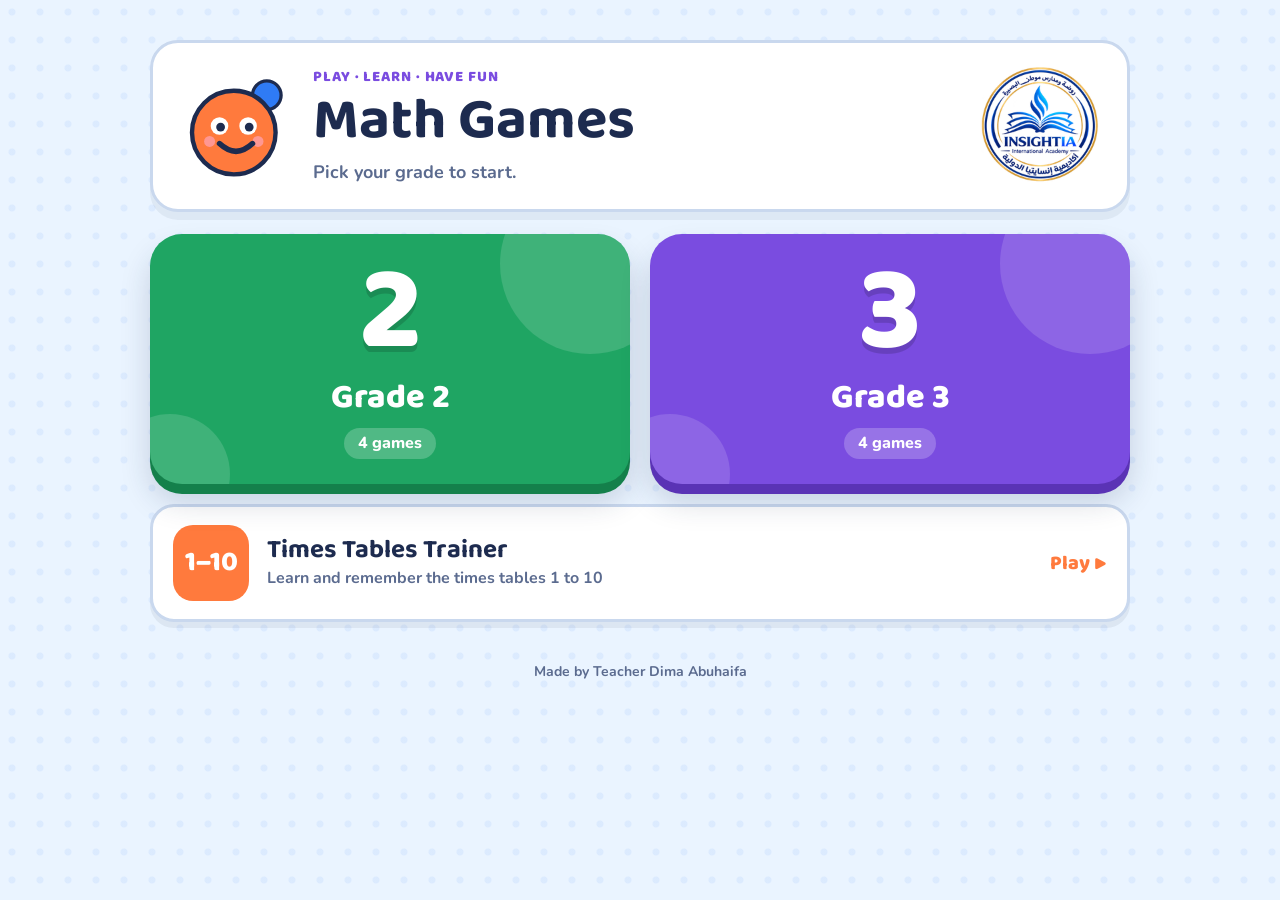
<file: index.html>
<!doctype html>
<html lang="en"><head><meta charset="utf-8"><meta name="viewport" content="width=device-width,initial-scale=1"><link rel="preconnect" href="https://fonts.googleapis.com"><link rel="stylesheet" href="https://fonts.googleapis.com/css2?family=Baloo+2:wght@700;800&family=Nunito:wght@700;800&display=swap">
<title>Math Games</title><link rel="icon" type="image/png" href="assets/favicon.png"><link rel="apple-touch-icon" href="assets/insightia-logo.png"><link rel="stylesheet" href="assets/site.css?v=20261121"></head>
<body><main class="wrap">
<section class="hero"><div class="mascot" id="m"></div><div><div class="tag">Play · Learn · Have fun</div><h1>Math Games</h1><p>Pick your grade to start.</p></div><img class="schoollogo" src="assets/insightia-logo.png" alt="Insightia International Academy"></section>
<nav class="grades" aria-label="Grades">
  <a class="grade g2" href="grade-2/"><span class="num">2</span><span class="lbl">Grade 2</span><span class="cnt" id="c2"></span></a>
  <a class="grade g3" href="grade-3/"><span class="num">3</span><span class="lbl">Grade 3</span><span class="cnt" id="c3"></span></a>
</nav>
<a class="lesson" href="times-tables/" style="margin-top:20px;--c:#FF7A3D"><span class="code">1–10</span><span><h2>Times Tables Trainer</h2><p>Learn and remember the times tables 1 to 10</p></span><span class="go">Play ▶</span></a>
<p class="foot">Made by Teacher Dima Abuhaifa</p>
</main>
<script src="assets/lessons.js?v=20261121b"></script>
<script>document.getElementById('m').innerHTML=MASCOT;[2,3].forEach(function(g){var n=MATH_GAMES[g].lessons.filter(function(l){return l.code!=='1–10'}).length;document.getElementById('c'+g).textContent=n?n+(n===1?' game':' games'):'Coming soon'})</script>
</body></html>
</file>
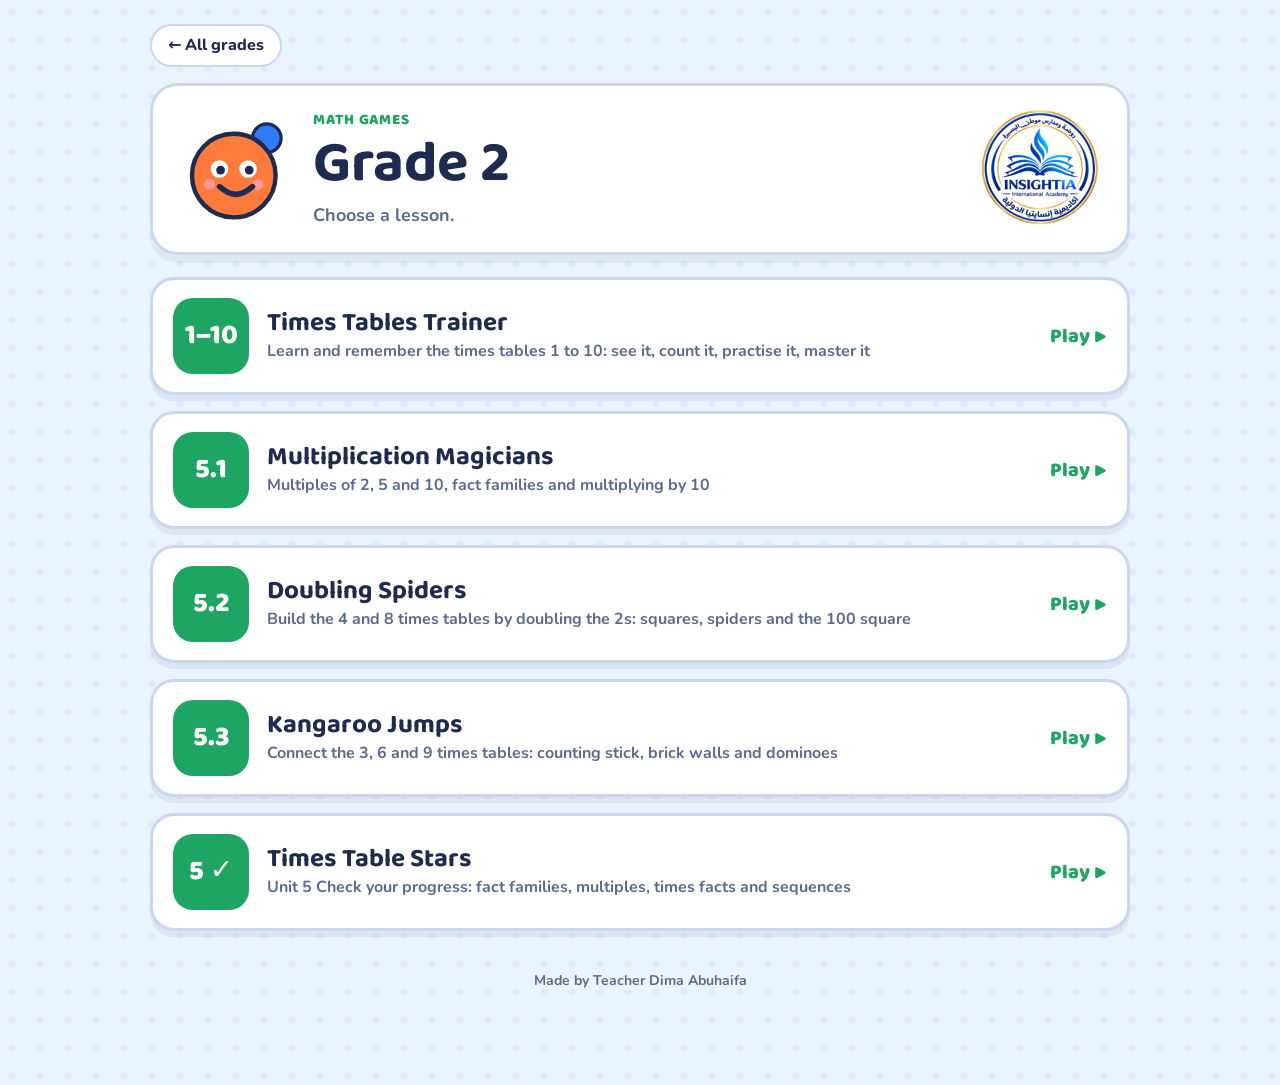
<file: grade-2/index.html>
<!doctype html>
<html lang="en"><head><meta charset="utf-8"><meta name="viewport" content="width=device-width,initial-scale=1"><link rel="preconnect" href="https://fonts.googleapis.com"><link rel="stylesheet" href="https://fonts.googleapis.com/css2?family=Baloo+2:wght@700;800&family=Nunito:wght@700;800&display=swap">
<title>Grade 2 Math Games</title><link rel="icon" type="image/png" href="../assets/favicon.png"><link rel="apple-touch-icon" href="../assets/insightia-logo.png"><link rel="stylesheet" href="../assets/site.css?v=20261121"></head>
<body><main class="wrap">
<a class="back" href="../">← All grades</a>
<section class="hero"><div class="mascot" id="m"></div><div><div class="tag" style="color:var(--g2)">Math Games</div><h1>Grade 2</h1><p>Choose a lesson.</p></div><img class="schoollogo" src="../assets/insightia-logo.png" alt="Insightia International Academy"></section>
<div class="lessons" id="list"></div>
<p class="foot">Made by Teacher Dima Abuhaifa</p>
</main>
<script src="../assets/lessons.js?v=20261121b"></script>
<script>
document.getElementById('m').innerHTML=MASCOT;
var G=MATH_GAMES[2],list=document.getElementById('list');
if(!G.lessons.length){list.innerHTML='<div class="empty"><span class="big">🎲</span>New games are coming soon!</div>'}
G.lessons.forEach(function(l){var a=document.createElement('a');a.className='lesson';a.href=l.path;a.style.setProperty('--c',G.color);
  a.innerHTML='<span class="code"></span><span><h2></h2><p></p></span><span class="go">Play ▶</span>';
  a.querySelector('.code').textContent=l.code;a.querySelector('h2').textContent=l.title;a.querySelector('p').textContent=l.about;list.appendChild(a)});
</script>
</body></html>
</file>
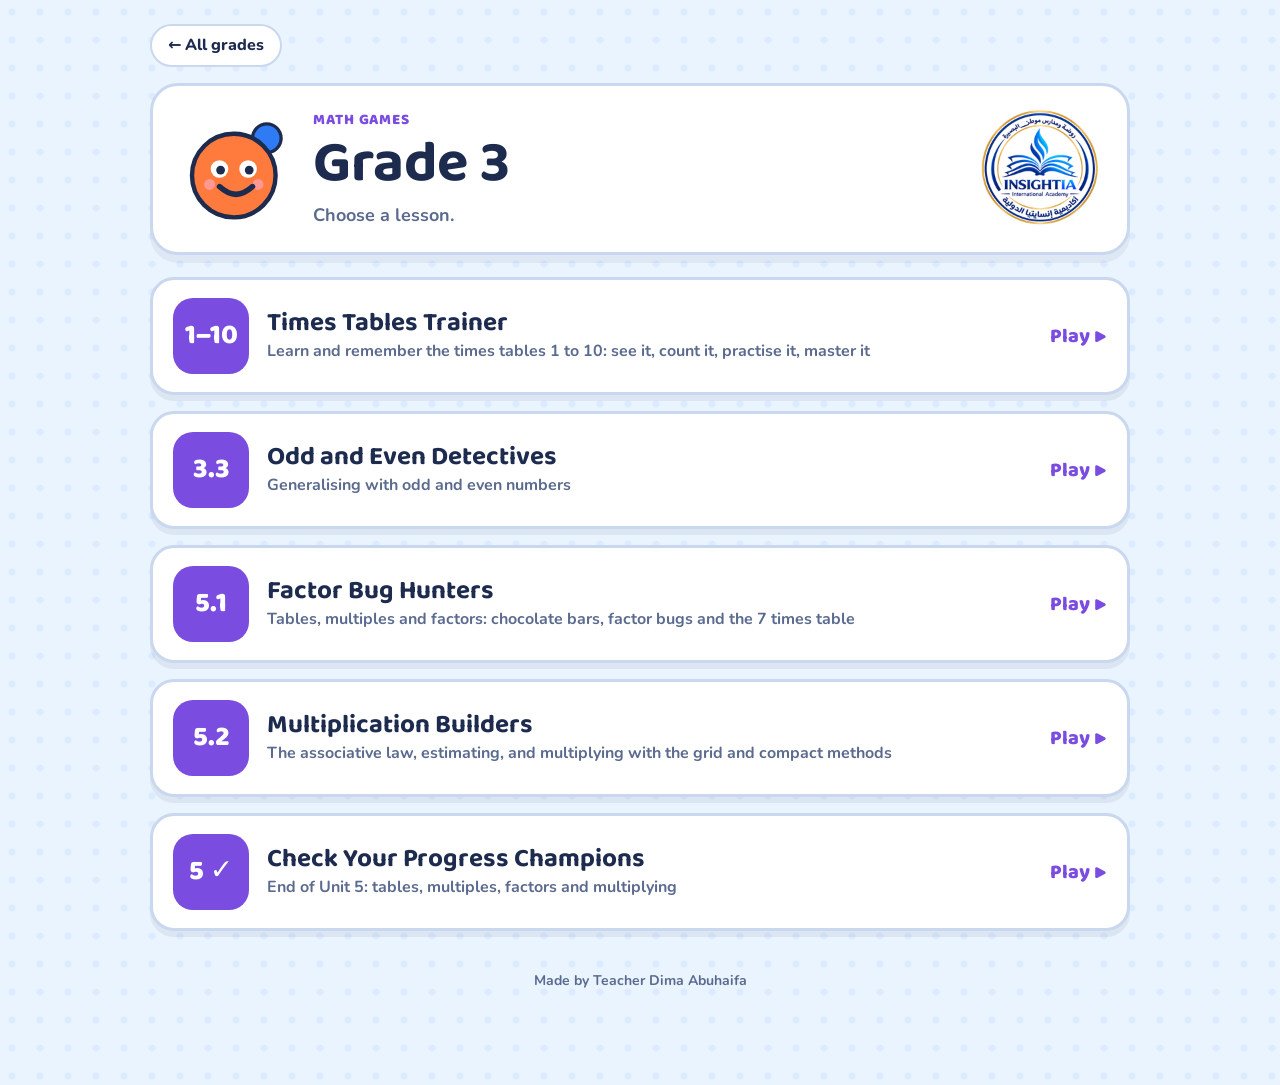
<file: grade-3/index.html>
<!doctype html>
<html lang="en"><head><meta charset="utf-8"><meta name="viewport" content="width=device-width,initial-scale=1"><link rel="preconnect" href="https://fonts.googleapis.com"><link rel="stylesheet" href="https://fonts.googleapis.com/css2?family=Baloo+2:wght@700;800&family=Nunito:wght@700;800&display=swap">
<title>Grade 3 Math Games</title><link rel="icon" type="image/png" href="../assets/favicon.png"><link rel="apple-touch-icon" href="../assets/insightia-logo.png"><link rel="stylesheet" href="../assets/site.css?v=20261121"></head>
<body><main class="wrap">
<a class="back" href="../">← All grades</a>
<section class="hero"><div class="mascot" id="m"></div><div><div class="tag" style="color:var(--g3)">Math Games</div><h1>Grade 3</h1><p>Choose a lesson.</p></div><img class="schoollogo" src="../assets/insightia-logo.png" alt="Insightia International Academy"></section>
<div class="lessons" id="list"></div>
<p class="foot">Made by Teacher Dima Abuhaifa</p>
</main>
<script src="../assets/lessons.js?v=20261121b"></script>
<script>
document.getElementById('m').innerHTML=MASCOT;
var G=MATH_GAMES[3],list=document.getElementById('list');
if(!G.lessons.length){list.innerHTML='<div class="empty"><span class="big">🎲</span>New games are coming soon!</div>'}
G.lessons.forEach(function(l){var a=document.createElement('a');a.className='lesson';a.href=l.path;a.style.setProperty('--c',G.color);
  a.innerHTML='<span class="code"></span><span><h2></h2><p></p></span><span class="go">Play ▶</span>';
  a.querySelector('.code').textContent=l.code;a.querySelector('h2').textContent=l.title;a.querySelector('p').textContent=l.about;list.appendChild(a)});
</script>
</body></html>
</file>
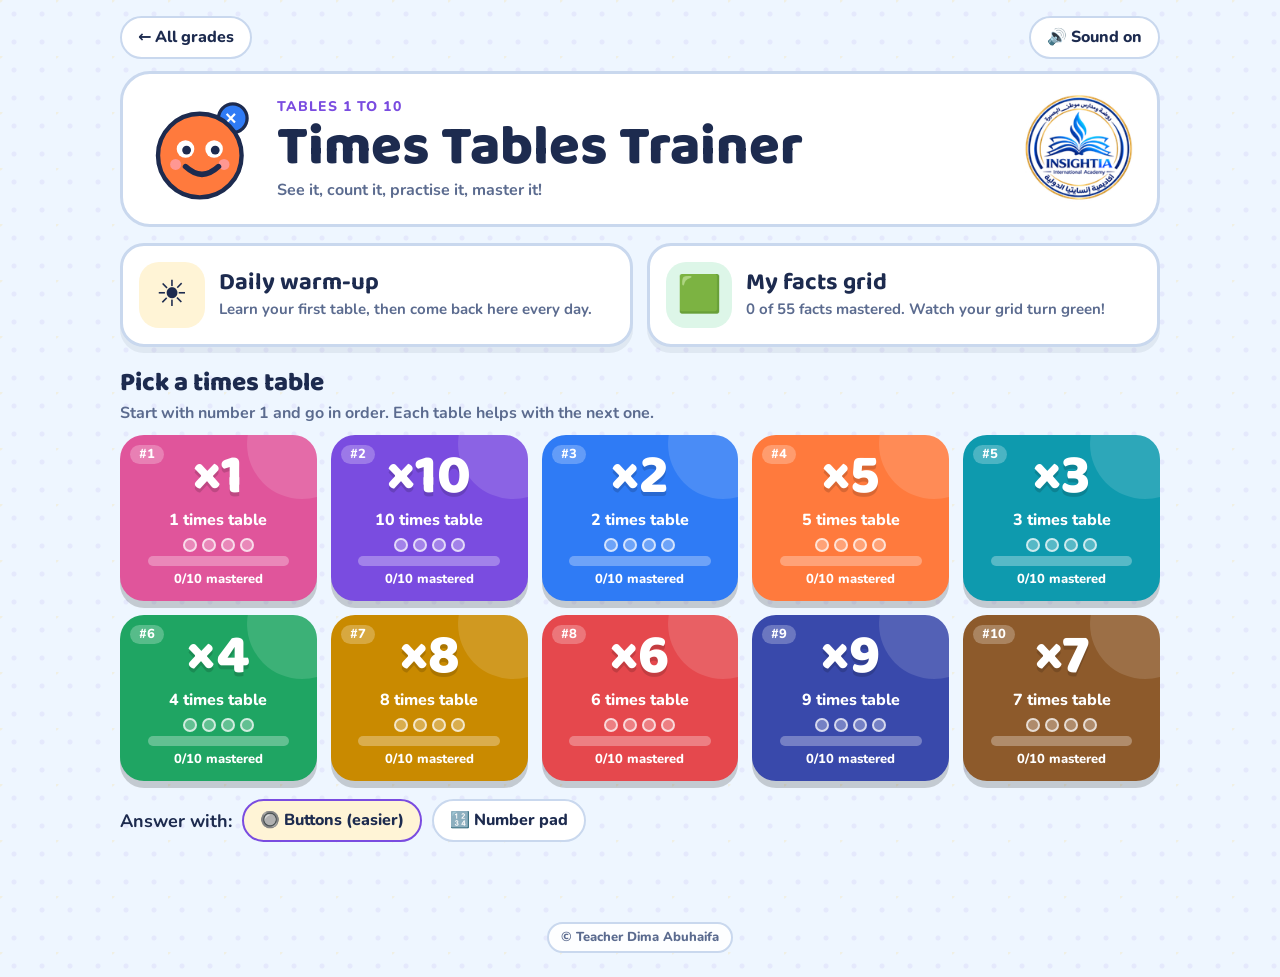
<file: times-tables/index.html>
<!doctype html>
<html lang="en"><head><meta charset="utf-8"><meta name="viewport" content="width=device-width,initial-scale=1">
<title>Times Tables Trainer</title><link rel="icon" type="image/png" href="../assets/favicon.png"><link rel="apple-touch-icon" href="../assets/insightia-logo.png">
<link rel="preconnect" href="https://fonts.googleapis.com">
<link rel="stylesheet" href="https://fonts.googleapis.com/css2?family=Baloo+2:wght@500;700;800&family=Nunito:wght@600;700;800&display=swap">
<style>
/* Times Tables Trainer: one version for every child, tables 1 to 10.
   Every table follows the same 4 steps:  See it (arrays + number line + a trick)  ->  Count it (skip-count song + fill the gaps)
   ->  Practise it (answer with help ready)  ->  Master it (quick check, no help).  A daily warm-up brings facts back (spaced practice)
   and the facts grid fills in as facts are mastered. 3 x 4 and 4 x 3 are the same fact, so 100 facts are only 55 to learn. */
:root{
  --bg:#EEF6FF;--paper:#fff;--ink:#1D2B4F;--soft:#5B6B8F;--line:#C9D8EE;
  --good:#1FA563;--good-soft:#DDF6E8;--bad:#E5484D;--bad-soft:#FFE3E3;--star:#FFC21A;--warm:#FFF4D6;
  --g2:#1FA563;--g3:#7A4CE0;--accent:#7A4CE0;
  --display:"Baloo 2","Trebuchet MS",system-ui,sans-serif;--body:"Nunito","Trebuchet MS",system-ui,sans-serif;
  color-scheme:light;
}
*{box-sizing:border-box}
html,body{min-height:100%}
body{margin:0;background:var(--bg);color:var(--ink);font-family:var(--body);font-size:18px;line-height:1.45;
  padding-left:max(16px,env(safe-area-inset-left,0px));padding-right:max(16px,env(safe-area-inset-right,0px));
  -webkit-tap-highlight-color:transparent;overflow-x:hidden;
  background-image:radial-gradient(circle at 14px 14px,rgba(122,76,224,.08) 2px,transparent 3px),radial-gradient(circle at 0 0,rgba(255,194,26,.12) 2px,transparent 3px);background-size:28px 28px,56px 56px}
button{font:inherit;color:inherit;cursor:pointer;border:0;background:none;touch-action:manipulation}
button:focus-visible,a:focus-visible{outline:4px solid var(--accent);outline-offset:3px}
h1,h2,h3{font-family:var(--display);line-height:1.1;text-wrap:balance;margin:0}
.wrap{max-width:1040px;margin:0 auto;padding-block:16px 70px}
.row{display:flex;gap:10px;flex-wrap:wrap;align-items:center}.center{justify-content:center}
.sub{color:var(--soft);font-size:16px;margin:0;font-weight:700}
.pill{display:inline-flex;align-items:center;gap:6px;background:var(--paper);border:2px solid var(--line);border-radius:999px;padding:8px 16px;font-weight:800;font-size:16px;color:var(--ink);text-decoration:none}
.pill:hover{border-color:var(--accent)}
.bar{display:flex;align-items:center;gap:8px;flex-wrap:wrap;margin-bottom:12px}.bar .grow{flex:1}
.big{display:inline-flex;align-items:center;justify-content:center;gap:8px;min-height:58px;min-width:100px;padding:8px 22px;border-radius:18px;font-family:var(--display);font-weight:800;font-size:23px;border:3px solid transparent;box-shadow:0 5px 0 rgba(29,43,79,.2);transition:transform .08s;background:var(--tc,var(--accent));color:#fff}
.big:active{transform:translateY(3px);box-shadow:0 2px 0 rgba(29,43,79,.2)}
.big.plain{background:var(--paper);border-color:var(--line);color:var(--ink)}
.big.go{background:var(--good)}
.big.small{min-height:46px;font-size:19px;padding:4px 16px;min-width:0}
.big[disabled]{opacity:.4;pointer-events:none}
.card{background:var(--paper);border-radius:28px;border:3px solid var(--line);padding:20px;min-width:0;position:relative}
.wmark{display:table;margin:10px auto 24px;background:rgba(255,255,255,.9);border:2px solid var(--line);border-radius:999px;padding:4px 12px;font-weight:800;font-size:13px;color:var(--soft)}

/* hero */
.hero{display:grid;grid-template-columns:auto 1fr auto;gap:20px;align-items:center;background:var(--paper);border-radius:30px;padding:20px 24px;border:3px solid var(--line);position:relative;overflow:hidden;margin-top:12px}
.hero h1{font-size:clamp(32px,5.6vw,56px);font-weight:800}
.tag{font-weight:800;font-size:14px;letter-spacing:.08em;text-transform:uppercase;color:var(--accent)}
.schoollogo{width:110px;height:auto;display:block}
.mascot{flex:none;width:80px;height:80px;animation:bob 2.4s ease-in-out infinite}
.mascot.huge{width:110px;height:110px}
@keyframes bob{0%,100%{transform:translateY(0)}50%{transform:translateY(-6px)}}

/* home */
.quick{display:grid;grid-template-columns:repeat(auto-fit,minmax(260px,1fr));gap:14px;margin:16px 0}
.qcard{display:flex;gap:14px;align-items:center;text-align:left;background:var(--paper);border:3px solid var(--line);border-radius:24px;padding:16px;box-shadow:0 6px 0 rgba(29,43,79,.07);transition:transform .15s,border-color .15s}
.qcard:hover{transform:translateY(-3px);border-color:var(--accent)}
.qcard .ic{flex:none;width:66px;height:66px;border-radius:20px;display:grid;place-items:center;font-size:36px;background:var(--warm)}
.qcard h2{font-size:24px}.qcard p{margin:2px 0 0;color:var(--soft);font-weight:700;font-size:15px}
.sec{font-family:var(--display);font-weight:800;font-size:26px;margin:22px 0 4px}
.tables{display:grid;grid-template-columns:repeat(auto-fill,minmax(170px,1fr));gap:14px;margin-top:10px}
.tile{position:relative;display:flex;flex-direction:column;align-items:center;gap:4px;padding:14px 10px 12px;border-radius:24px;background:var(--tc);color:#fff;box-shadow:0 7px 0 rgba(0,0,0,.18);transition:transform .15s;overflow:hidden}
.tile:hover{transform:translateY(-3px) scale(1.02)}
.tile:active{transform:translateY(4px)}
.tile::after{content:"";position:absolute;width:110px;height:110px;border-radius:50%;background:rgba(255,255,255,.13);right:-40px;top:-46px}
.tile .x{font-family:var(--display);font-weight:800;font-size:56px;line-height:1;text-shadow:0 4px 0 rgba(0,0,0,.15)}
.tile .nm{font-weight:800;font-size:16px}
.tile .order{position:absolute;left:10px;top:10px;background:rgba(255,255,255,.25);border-radius:999px;padding:0 9px;font-size:13px;font-weight:800}
.tile .dots{display:flex;gap:5px;margin-top:2px}
.tile .dots i{width:14px;height:14px;border-radius:50%;background:rgba(255,255,255,.3);border:2px solid rgba(255,255,255,.7)}
.tile .dots i.on{background:var(--star);border-color:#fff}
.tile .mbar{width:80%;height:10px;border-radius:99px;background:rgba(255,255,255,.3);overflow:hidden}
.tile .mbar b{display:block;height:100%;background:#fff;border-radius:99px}
.tile .crown{position:absolute;right:10px;top:6px;font-size:26px;z-index:1}

/* guide speech */
.guide{display:flex;gap:12px;align-items:flex-start;margin:6px 0 12px}
.say{position:relative;background:var(--paper);border:3px solid var(--ink);border-radius:22px;padding:12px 16px;font-size:clamp(19px,2.4vw,23px);font-weight:800;min-width:0;flex:1;max-width:800px}
.say::before{content:"";position:absolute;left:-14px;top:22px;border:12px solid transparent;border-right-color:var(--ink);border-left:0}
.say .spk{float:right;margin:-4px -6px 4px 8px;width:42px;height:42px;border-radius:50%;background:var(--warm);font-size:20px}

/* table page */
.thead{display:flex;gap:14px;align-items:center;background:var(--paper);border:3px solid var(--line);border-radius:24px;padding:12px 16px;margin-bottom:12px}
.thead>div{min-width:0}.thead .schoollogo{width:60px;margin-left:auto;flex:none}
.navrow{display:flex;gap:6px;flex-wrap:wrap;margin:0 0 10px;align-items:center}
.navrow .lbl{font-weight:800;font-size:14px;color:var(--soft);margin-right:2px}
.tab{border-radius:999px;padding:6px 14px;background:#fff;border:2px solid var(--line);font-weight:800;font-size:15px}
.tab:hover{border-color:var(--tc)}.tab.on{background:var(--tc);border-color:var(--tc);color:#fff}
.tchip{min-width:46px;height:40px;border-radius:12px;font-family:var(--display);font-weight:800;font-size:18px;background:#fff;border:2px solid var(--line);color:var(--ink);padding:0 6px}
.tchip:hover{border-color:var(--c)}.tchip.on{background:var(--c);border-color:var(--c);color:#fff}
.qnav{margin-top:14px}
.thead .badge{flex:none;width:64px;height:64px;border-radius:18px;background:var(--tc);color:#fff;display:grid;place-items:center;font-family:var(--display);font-weight:800;font-size:30px}
.thead h2{font-size:clamp(24px,3.4vw,32px)}
.facts{display:flex;flex-wrap:wrap;gap:8px;margin:6px 0 4px}
.fchip{border-radius:14px;padding:4px 10px;font-weight:800;font-size:16px;border:2px solid var(--line);background:#F6F8FC;color:var(--soft)}
.fchip.b1{background:#FFF1C2;border-color:#F2C94C;color:var(--ink)}
.fchip.b2{background:#D9F2E3;border-color:#7FD3A4;color:var(--ink)}
.fchip.b3{background:var(--good);border-color:var(--good);color:#fff}
.steps{display:grid;grid-template-columns:repeat(auto-fit,minmax(220px,1fr));gap:14px;margin-top:14px}
.stepc{display:flex;flex-direction:column;align-items:flex-start;gap:6px;text-align:left;background:var(--paper);border:3px solid var(--line);border-radius:24px;padding:16px;transition:transform .15s,border-color .15s;position:relative}
.stepc:hover{transform:translateY(-3px);border-color:var(--tc)}
.stepc .sn{display:flex;align-items:center;gap:8px;font-weight:800;color:var(--tc);text-transform:uppercase;font-size:14px;letter-spacing:.06em}
.stepc .sn b{width:30px;height:30px;border-radius:50%;background:var(--tc);color:#fff;display:grid;place-items:center;font-family:var(--display);font-size:17px}
.stepc h3{font-size:26px}.stepc p{margin:0;color:var(--soft);font-weight:700;font-size:15px}
.stepc .em{font-size:40px;position:absolute;right:14px;top:10px}
.stepc .done{color:var(--good);font-weight:800}
.stepc.next{border-color:var(--tc);box-shadow:0 0 0 5px color-mix(in srgb,var(--tc) 22%,transparent)}
.stepc .nexttag{background:var(--tc);color:#fff;border-radius:999px;padding:1px 10px;font-size:13px;font-weight:800}
.knew{margin-top:12px;background:var(--good-soft);border:2px solid #9ED9B8;border-radius:18px;padding:10px 14px;font-weight:700;font-size:16px}

/* arrays */
.arr{display:inline-flex;flex-direction:column;gap:var(--gap);padding:12px;border-radius:20px;background:#F7FAFF;border:2px dashed var(--line)}
.arow{display:flex;align-items:center;gap:var(--gap)}
.dot{width:var(--d);height:var(--d);border-radius:50%;background:var(--dc);box-shadow:inset 0 -3px 0 rgba(0,0,0,.15);flex:none}
.dot.alt{background:var(--dc2)}
.arow .sk{min-width:40px;margin-left:8px;font-family:var(--display);font-weight:800;font-size:20px;color:var(--dc)}
.arow.pop .dot{animation:pop .35s ease-out backwards}
.arow.pop .dot:nth-child(2){animation-delay:.03s}.arow.pop .dot:nth-child(3){animation-delay:.06s}.arow.pop .dot:nth-child(4){animation-delay:.09s}.arow.pop .dot:nth-child(5){animation-delay:.12s}
.arow.pop .dot:nth-child(6){animation-delay:.15s}.arow.pop .dot:nth-child(7){animation-delay:.18s}.arow.pop .dot:nth-child(8){animation-delay:.21s}.arow.pop .dot:nth-child(9){animation-delay:.24s}.arow.pop .dot:nth-child(10){animation-delay:.27s}
@keyframes pop{0%{transform:scale(0)}70%{transform:scale(1.25)}100%{transform:scale(1)}}
.spin{animation:spin .5s ease-out}
@keyframes spin{0%{transform:rotate(-90deg) scale(.6);opacity:.3}100%{transform:none;opacity:1}}
.eq{font-family:var(--display);font-weight:800;font-size:clamp(38px,7vw,64px);line-height:1.05;text-align:center}
.eq .q{display:inline-block;min-width:1.6em;padding:0 .2em;border-radius:16px;border:4px dashed var(--tc);color:var(--tc);background:#fff}
.eq .q.ok{border-style:solid;background:var(--good-soft);color:var(--good);border-color:var(--good)}
.eq .q.no{border-style:solid;background:var(--bad-soft);color:var(--bad);border-color:var(--bad)}
.words{text-align:center;font-weight:800;color:var(--soft);font-size:19px}
.seegrid{display:grid;grid-template-columns:minmax(0,1.1fr) minmax(0,1fr);gap:16px;align-items:start}
.seegrid .left{display:flex;flex-direction:column;align-items:center;gap:12px}
.nl{width:100%;height:auto;display:block}
.trick{background:var(--warm);border:3px solid #F2C94C;border-radius:24px;padding:16px}
.trick h3{font-size:24px;margin-bottom:4px}
.trick p{margin:4px 0;font-weight:700}
.kpick{display:flex;flex-wrap:wrap;gap:6px;margin:8px 0}
.kpick button{width:42px;height:42px;border-radius:12px;background:#fff;border:2px solid var(--line);font-weight:800;font-size:18px}
.kpick button.on{background:var(--tc);border-color:var(--tc);color:#fff}
.demo{background:#fff;border-radius:18px;padding:12px;margin-top:8px;font-weight:800;font-size:20px;text-align:center}
.chain{display:flex;align-items:center;justify-content:center;flex-wrap:wrap;gap:6px;font-family:var(--display);font-size:26px}
.chain .bx{background:var(--tc);color:#fff;border-radius:14px;padding:2px 14px;min-width:54px;text-align:center}
.chain .ar{color:var(--soft);font-size:16px;font-family:var(--body);font-weight:800;text-align:center;line-height:1.1}
.hands{display:flex;justify-content:center;gap:18px;align-items:flex-end;margin:6px 0}
.hand{display:flex;gap:5px;align-items:flex-end}
.fing{width:22px;border-radius:11px 11px 6px 6px;background:#FFD2B0;border:2px solid #D9946A;position:relative;display:flex;flex-direction:column}
.fing.down{background:#E3E8F0;border-color:#B8C2D3}
.fing .seg{flex:1;border-bottom:2px solid #D9946A}.fing .seg:last-child{border-bottom:0}
.fing .seg.lit{background:var(--tc)}
.fing small{position:absolute;bottom:-22px;left:50%;transform:translateX(-50%);font-size:12px;color:var(--soft)}
.pv{display:inline-grid;grid-template-columns:repeat(3,60px);gap:4px;margin:6px auto}
.pv div{border-radius:10px;padding:2px 0;text-align:center}
.pv .h{background:#EEF2F8;font-size:14px}.pv .v{background:#fff;border:2px solid var(--line);font-family:var(--display);font-size:30px}
.pv .v.new{background:var(--warm);border-color:#F2C94C}

/* count step */
.hsq{display:grid;grid-template-columns:repeat(10,1fr);gap:4px;max-width:460px;width:100%;margin:0 auto}
.hsq div{aspect-ratio:1;border-radius:8px;background:#fff;border:2px solid var(--line);display:grid;place-items:center;font-weight:800;font-size:clamp(11px,2.6vw,17px);color:#9AA7C0;transition:background .2s,transform .2s}
.hsq div.mul{color:var(--ink);border-color:var(--tc)}
.hsq div.lit{background:var(--tc);color:#fff;border-color:var(--tc);transform:scale(1.08)}
.bubbles{display:flex;flex-wrap:wrap;gap:8px;justify-content:center;margin:14px 0}
.bub{width:62px;height:62px;border-radius:50%;display:grid;place-items:center;font-family:var(--display);font-weight:800;font-size:26px;background:var(--tc);color:#fff;box-shadow:0 4px 0 rgba(0,0,0,.15)}
.bub.gap{background:#fff;color:var(--soft);border:3px dashed var(--line);box-shadow:none}
.bub.now{border-color:var(--tc);color:var(--tc);animation:pulse 1s ease-in-out infinite}
.bub.filled{animation:pop .35s}
@keyframes pulse{0%,100%{transform:scale(1)}50%{transform:scale(1.1)}}
.jump{font-weight:800;color:var(--soft);text-align:center;min-height:28px}

/* questions */
.qwrap{display:flex;flex-direction:column;align-items:center;gap:12px}
.prog{display:flex;gap:6px;justify-content:center;flex-wrap:wrap}
.prog i,.prog button{width:26px;height:26px;border-radius:50%;background:#E3EAF5;display:grid;place-items:center;font-style:normal;font-size:14px;color:#fff;font-weight:800}
.prog .ok{background:var(--good)}.prog .no{background:var(--bad)}.prog button{cursor:pointer;padding:0}.prog button:hover{outline:3px solid var(--line)}.prog .now{outline:3px solid var(--tc);outline-offset:2px}
.choices{display:grid;grid-template-columns:repeat(2,minmax(120px,170px));gap:12px;justify-content:center}
.opt{min-height:72px;border-radius:20px;background:#fff;border:3px solid var(--line);font-family:var(--display);font-weight:800;font-size:36px;box-shadow:0 5px 0 var(--line)}
.opt:hover{border-color:var(--tc)}
.opt.right{background:var(--good-soft);border-color:var(--good);color:var(--good)}
.opt.wrong{background:var(--bad-soft);border-color:var(--bad);color:var(--bad)}
.pad{display:grid;grid-template-columns:repeat(3,76px);gap:10px;justify-content:center}
.pad button{height:64px;border-radius:18px;background:#fff;border:3px solid var(--line);font-family:var(--display);font-weight:800;font-size:30px;box-shadow:0 4px 0 var(--line)}
.pad button:active{transform:translateY(3px);box-shadow:0 1px 0 var(--line)}
.pad .ok{background:var(--good);border-color:var(--good);color:#fff;box-shadow:0 4px 0 #14804B}
.pad .del{font-size:24px}
.help{display:flex;flex-direction:column;align-items:center;gap:8px;background:#F7FAFF;border:2px solid var(--line);border-radius:20px;padding:12px;max-width:100%}
.fix{background:var(--warm);border:3px solid #F2C94C;border-radius:22px;padding:14px;display:flex;flex-direction:column;align-items:center;gap:8px;max-width:100%}
.fix p{margin:0;font-weight:800;text-align:center}
.shake{animation:shake .4s}
@keyframes shake{0%,100%{transform:none}25%{transform:translateX(-8px)}75%{transform:translateX(8px)}}
.result{text-align:center;display:flex;flex-direction:column;align-items:center;gap:10px}
.result .stars{font-size:54px;letter-spacing:6px}
.st-on{color:var(--star)}.st-off{color:#D5DEEC}

/* facts grid */
.gridwrap{overflow-x:auto;padding-bottom:4px}
.fg{border-collapse:separate;border-spacing:3px;margin:0 auto}
.fg th,.fg td{width:min(52px,calc((100vw - 118px)/11));height:min(52px,calc((100vw - 118px)/11));border-radius:10px;text-align:center;font-weight:800;font-size:clamp(11px,2.4vw,18px);padding:0}
.fg th{color:#fff;font-family:var(--display);font-size:clamp(14px,3vw,22px)}
.fg th.corner{background:var(--ink)}
.fg td button{width:100%;height:100%;padding:0;min-width:0;font-size:inherit;border-radius:10px;font-weight:800;border:2px solid var(--line);background:#F6F8FC;color:#B4BFD3}
.fg td button.empty{background:#fff;border:2px dashed #9FB3D1}.fg td button.empty.met{background:#FFFBEA;border-color:#F2C94C}
.fg td button.empty:hover{border-style:solid;border-color:var(--accent);background:var(--warm)}
.fg td button.b1{background:#FFF1C2;border-color:#F2C94C;color:var(--ink)}
.fg td button.b2{background:#D9F2E3;border-color:#7FD3A4;color:var(--ink)}
.fg td button.b3{background:var(--good);border-color:var(--good);color:#fff}
.legend{display:flex;gap:12px;flex-wrap:wrap;justify-content:center;font-weight:800;font-size:15px;margin:10px 0}
.legend span{display:inline-flex;align-items:center;gap:6px}
.legend i{width:20px;height:20px;border-radius:6px;border:2px solid var(--line);display:inline-block}
.bigcount{font-family:var(--display);font-weight:800;font-size:clamp(28px,6vw,40px);text-align:center}
.modal{position:fixed;inset:0;background:rgba(29,43,79,.45);display:grid;place-items:center;padding:16px;z-index:20}
.modal .card{max-width:560px;width:100%;max-height:92vh;overflow:auto;display:flex;flex-direction:column;align-items:center;gap:10px}

.confetti{position:fixed;inset:0;pointer-events:none;overflow:hidden;z-index:30}
.confetti span{position:absolute;top:-40px;font-size:30px;animation:fall 1.8s ease-in forwards}
@keyframes fall{to{transform:translateY(110vh) rotate(540deg)}}

@media (max-width:760px){.seegrid{grid-template-columns:1fr}}
@media (max-width:600px){
  .fg td button,.fg th{border-radius:6px!important}
  .hero{grid-template-columns:auto 1fr;padding:16px}.hero>div:not(.mascot){padding-right:56px;min-width:0}.hero .schoollogo{position:absolute;top:10px;right:10px;width:58px}
  .hero .mascot{width:64px;height:64px}
  .tables{grid-template-columns:repeat(2,1fr)}
  .tile .x{font-size:46px}
  .bub{width:52px;height:52px;font-size:22px}
  .pad{grid-template-columns:repeat(3,70px)}
  .card{padding:14px}
  .arow .sk{min-width:32px;font-size:17px;margin-left:4px}
}
@media (prefers-reduced-motion:reduce){*{animation:none!important;transition:none!important}}
</style>
</head><body>
<div class="wrap" id="app"></div>
<div class="wmark">© Teacher Dima Abuhaifa</div>
<script>
(function(){
"use strict";
var app=document.getElementById('app');
/* the school logo is built into this file so it shows even when the file is opened on its own */
var LOGO='[data-uri]';
(function(){var l=document.querySelector('link[rel=icon]');if(l)l.href=LOGO;var a=document.querySelector('link[rel=apple-touch-icon]');if(a)a.href=LOGO})();
function logoEl(){return h('img',{class:'schoollogo',src:LOGO,alt:'Insightia International Academy'})}

/* ---------- the ten tables ---------- */
var ORDER=[1,10,2,5,3,4,8,6,9,7];          /* easiest first, each new table leans on ones already learnt */
var COL={1:'#E0559B',2:'#2F7BF5',3:'#0E9AAE',4:'#1FA563',5:'#FF7A3D',6:'#E5484D',7:'#8D5A2B',8:'#C98A00',9:'#3949AB',10:'#7A4CE0'};
var STEPS=[
  {id:'see',n:1,em:'👀',t:'See it',d:'Build it with dots and jumps. Learn a magic trick.'},
  {id:'count',n:2,em:'🎵',t:'Count it',d:'Sing the skip-count, then fill the gaps.'},
  {id:'practise',n:3,em:'✏️',t:'Practise it',d:'Answer the facts. Help is always ready.'},
  {id:'master',n:4,em:'🏆',t:'Master it',d:'Quick check with no help. Earn your stars!'}
];

/* ---------- saved progress (this device only) ---------- */
var STORE='timesTablesTrainer.v1';
var SAVE={};try{SAVE=JSON.parse(localStorage.getItem(STORE)||'{}')||{}}catch(e){SAVE={}}
SAVE.p=SAVE.p||{};
/* one progress for everyone; older saves kept progress per grade, so carry over the fuller one */
if(!SAVE.all){var o2=SAVE.p[2],o3=SAVE.p[3],sz=function(o){return o&&o.facts?Object.keys(o.facts).length:-1};
  SAVE.all=sz(o2)>=sz(o3)?(o2||null):o3;}
if(typeof SAVE.input!=='string')SAVE.input='choice';
function persist(){try{localStorage.setItem(STORE,JSON.stringify(SAVE))}catch(e){}}
function P(){if(!SAVE.all)SAVE.all={facts:{},steps:{},stars:{}};var p=SAVE.all;p.facts=p.facts||{};p.steps=p.steps||{};p.stars=p.stars||{};return p}
function key(a,b){return Math.min(a,b)+'x'+Math.max(a,b)}
function box(a,b){return P().facts[key(a,b)]||0}
function setBox(a,b,v){P().facts[key(a,b)]=Math.max(0,Math.min(3,v));persist()}
function stepDone(n,s){return !!P().steps[n+s]}
function markStep(n,s){P().steps[n+s]=1;persist()}
function mastered(n){var c=0;for(var k=1;k<=10;k++)if(box(n,k)>=3)c++;return c}
function inputMode(){return SAVE.input==='pad'?'pad':'choice'}

/* ---------- sound + voice ---------- */
var muted=!!SAVE.muted,ac=null;
function tone(freqs,dur,type){
  if(muted)return;
  try{ac=ac||new (window.AudioContext||window.webkitAudioContext)();
    freqs.forEach(function(f,i){var o=ac.createOscillator(),g=ac.createGain();o.type=type||'triangle';o.frequency.value=f;var t=ac.currentTime+i*dur;
      g.gain.setValueAtTime(.0001,t);g.gain.exponentialRampToValueAtTime(.16,t+.02);g.gain.exponentialRampToValueAtTime(.0001,t+dur);o.connect(g);g.connect(ac.destination);o.start(t);o.stop(t+dur+.02)});
  }catch(e){}
}
var sGood=function(){tone([523,659,784],.1)},sBad=function(){tone([300,220],.15,'sine')},sWin=function(){tone([523,659,784,1047,784,1047,1319],.11)},sPop=function(){tone([660,880],.06)};
function sNote(i){tone([[523,587,659,698,784,880,988,1047,1175,1319][i%10]],.18,'sine')}
var canSpeak='speechSynthesis' in window;
function speak(t){if(!canSpeak||muted)return;try{speechSynthesis.cancel();var u=new SpeechSynthesisUtterance(String(t).replace(/<[^>]+>/g,'').replace(/×/g,' times '));u.rate=.85;u.lang='en-GB';speechSynthesis.speak(u)}catch(e){}}

/* ---------- helpers ---------- */
function h(tag,attrs,kids){
  var el=document.createElement(tag);
  if(attrs)for(var k in attrs){var v=attrs[k];if(v==null)continue;
    if(k==='class')el.className=v;else if(k==='html')el.innerHTML=v;else if(k==='style')el.setAttribute('style',v);
    else if(k.slice(0,2)==='on')el.addEventListener(k.slice(2),v);else el.setAttribute(k,v)}
  (kids==null?[]:Array.isArray(kids)?kids:[kids]).forEach(function(c){if(c==null||c===false)return;el.appendChild(typeof c==='string'||typeof c==='number'?document.createTextNode(String(c)):c)});
  return el;
}
function shuffle(a){a=a.slice();for(var i=a.length-1;i>0;i--){var j=Math.floor(Math.random()*(i+1));var t=a[i];a[i]=a[j];a[j]=t}return a}
function rnd(n){return Math.floor(Math.random()*n)}
var timers=[];function later(f,ms){var t=setTimeout(f,ms);timers.push(t);return t}
var keyHandler=null;
document.addEventListener('keydown',function(e){if(keyHandler)keyHandler(e)});
function go(fn){timers.forEach(clearTimeout);timers=[];keyHandler=null;try{speechSynthesis.cancel()}catch(e){}
  var m=document.querySelector('.modal');if(m)m.remove();app.innerHTML='';fn();window.scrollTo(0,0)}
function confetti(){var c=h('div',{class:'confetti'});var em=['⭐','🎉','✨','🌟','🎈','💜','💚'];
  for(var i=0;i<26;i++){var s=h('span',{style:'left:'+rnd(100)+'%;animation-delay:'+(Math.random()*.6).toFixed(2)+'s'},em[rnd(em.length)]);c.appendChild(s)}
  document.body.appendChild(c);setTimeout(function(){c.remove()},2600)}
function mascot(cls){return h('div',{class:'mascot '+(cls||''),'aria-hidden':'true',html:'<svg viewBox="0 0 100 100" width="100%" height="100%"><circle cx="78" cy="22" r="13" fill="#2F7BF5" stroke="#1D2B4F" stroke-width="3"/><text x="71" y="28" font-size="18" font-weight="800" fill="#fff" font-family="Arial">×</text><circle cx="48" cy="56" r="38" fill="#FF7A3D" stroke="#1D2B4F" stroke-width="4"/><circle cx="35" cy="50" r="8" fill="#fff"/><circle cx="61" cy="50" r="8" fill="#fff"/><circle cx="36" cy="51" r="4" fill="#1D2B4F"/><circle cx="62" cy="51" r="4" fill="#1D2B4F"/><circle cx="26" cy="64" r="5" fill="#FF9FA8" opacity=".8"/><circle cx="70" cy="64" r="5" fill="#FF9FA8" opacity=".8"/><path d="M35 66 Q50 80 65 66" stroke="#1D2B4F" stroke-width="5" fill="none" stroke-linecap="round"/></svg>'})}
function guide(text,spoken){var spk=h('button',{class:'spk','aria-label':'Read aloud',onclick:function(){speak(spoken||text)}},'🔊');
  return h('div',{class:'guide'},[mascot(),h('div',{class:'say'},[spk,h('span',{html:text})])])}
function soundBtn(){return h('button',{class:'pill',onclick:function(){muted=!muted;SAVE.muted=muted;persist();this.textContent=muted?'🔇 Sound off':'🔊 Sound on'}},muted?'🔇 Sound off':'🔊 Sound on')}
function stars(n,of){var s='';for(var i=0;i<(of||3);i++)s+='<span class="'+(i<n?'st-on':'st-off')+'">★</span>';return s}
function nameOf(n){return 'the '+n+' times table'}

/* ---------- visual models ---------- */
/* a × b  is shown as  a rows (groups) of b dots, with the skip-count at the end of each row */
function arrayEl(a,b,color,o){o=o||{};
  var big=Math.max(a,b),d=big<=4?36:big<=5?32:big<=6?28:big<=8?24:21,gap=big<=6?7:5;
  if(o.small){d=Math.round(d*.75);gap=4}
  var el=h('div',{class:'arr'+(o.spin?' spin':''),style:'--d:'+d+'px;--gap:'+gap+'px;--dc:'+color+';--dc2:'+(o.color2||'#FFC21A'),'aria-label':a+' rows of '+b+' dots'});
  for(var r=1;r<=a;r++){var row=h('div',{class:'arow'+(o.popRow===r?' pop':'')});
    for(var c=1;c<=b;c++)row.appendChild(h('span',{class:'dot'+(o.split&&c>o.split?' alt':'')}));
    if(!o.noLabels)row.appendChild(h('span',{class:'sk'},String(r*b)));
    el.appendChild(row)}
  return el}
function numberLine(n,upto,color){
  var W=1000,x0=40,step=(W-80)/10,s='<svg class="nl" viewBox="0 0 '+W+' 170" role="img" aria-label="Number line jumping in '+n+'s">';
  s+='<line x1="'+x0+'" y1="118" x2="'+(W-40)+'" y2="118" stroke="#1D2B4F" stroke-width="4" stroke-linecap="round"/>';
  for(var i=0;i<=10;i++){var x=x0+i*step,on=i<=upto;
    s+='<line x1="'+x+'" y1="106" x2="'+x+'" y2="130" stroke="#1D2B4F" stroke-width="3"/>';
    s+='<text x="'+x+'" y="166" text-anchor="middle" font-family="Baloo 2,Arial" font-weight="800" font-size="'+(on?40:32)+'" fill="'+(on?color:'#B4BFD3')+'">'+(i*n)+'</text>';
    if(i>0&&i<=upto){var px=x-step;s+='<path d="M'+(px+4)+' 112 Q'+(px+step/2)+' '+(38)+' '+(x-4)+' 112" fill="none" stroke="'+color+'" stroke-width="5" stroke-linecap="round"/>';
      s+='<text x="'+(px+step/2)+'" y="60" text-anchor="middle" font-family="Nunito,Arial" font-weight="800" font-size="30" fill="'+color+'">+'+n+'</text>'}}
  return h('div',{html:s+'</svg>',style:'width:100%'})}

/* the "magic trick" for each table, shown for one chosen fact k × n */
var TRICK={
  1:{t:'Times 1 is easy!',p:'One group of a number is just that number. It stays the same!',demo:function(k){return h('div',{class:'demo'},[h('div',{class:'chain'},[h('span',{class:'bx'},k+' × 1'),h('span',{class:'ar'},'stays the same'),h('span',{class:'bx'},String(k))])])}},
  2:{t:'Times 2 is a double!',p:'Double the number: add it to itself.',demo:function(k){var d=h('div',{class:'demo'});d.appendChild(h('div',{class:'chain'},[h('span',{class:'bx'},String(k)),h('span',{class:'ar'},'+'),h('span',{class:'bx'},String(k)),h('span',{class:'ar'},'='),h('span',{class:'bx'},String(2*k))]));d.appendChild(h('div',{style:'margin-top:8px'},arrayEl(2,k,COL[2],{small:true,noLabels:true})));return d}},
  3:{t:'Finger trick for 3s',p:'Each finger has 3 parts. Count the parts on the fingers you hold up!',demo:function(k){return fingers3(k)}},
  4:{t:'Double, then double again!',p:'Times 4 is the same as doubling twice.',demo:function(k){return dbl(k,2)}},
  5:{t:'Half of times 10',p:'Find 10 times the number, then cut it in half. 5s always end in 5 or 0, like the minutes on a clock.',demo:function(k){return h('div',{class:'demo'},[h('div',{class:'chain'},[h('span',{class:'bx'},k+' × 10'),h('span',{class:'ar'},'='),h('span',{class:'bx'},String(10*k)),h('span',{class:'ar'},'half'),h('span',{class:'bx'},String(5*k))])])}},
  6:{t:'Times 3, then double',p:'6 is double 3. Find the 3s answer and double it. Bonus: 6 × an even number ends with that number (6 × 4 = 24).',demo:function(k){return h('div',{class:'demo'},[h('div',{class:'chain'},[h('span',{class:'bx'},k+' × 3'),h('span',{class:'ar'},'='),h('span',{class:'bx'},String(3*k)),h('span',{class:'ar'},'double'),h('span',{class:'bx'},String(6*k))])])}},
  7:{t:'Split 7 into 5 and 2',p:'You already know your 5s and 2s! Add them together. (Most 7s you know already from other tables. Only 7 × 7 = 49 is really new.)',demo:function(k){var d=h('div',{class:'demo'});d.appendChild(arrayEl(k,7,COL[5],{split:5,color2:COL[2],small:true,noLabels:true}));d.appendChild(h('div',{class:'chain',style:'margin-top:8px'},[h('span',{class:'bx',style:'background:'+COL[5]},k+' × 5 = '+5*k),h('span',{class:'ar'},'+'),h('span',{class:'bx',style:'background:'+COL[2]},k+' × 2 = '+2*k),h('span',{class:'ar'},'='),h('span',{class:'bx'},String(7*k))]));return d}},
  8:{t:'Double, double, double!',p:'Times 8 is doubling three times.',demo:function(k){return dbl(k,3)}},
  9:{t:'The finger trick for 9s',p:'Hold up 10 fingers. Fold down the finger for the number you are multiplying by. Fingers on the left are tens, fingers on the right are ones.',demo:function(k){return fingers9(k)}},
  10:{t:'Times 10: add a zero',p:'The digits move one place to the left and a 0 fills the ones place.',demo:function(k){var v=String(10*k),u=String(k);var pv=h('div',{class:'pv'});
    ['H','T','O'].forEach(function(l){pv.appendChild(h('div',{class:'h'},l))});
    var a=('   '+u).slice(-3),b=('   '+v).slice(-3);
    for(var i=0;i<3;i++)pv.appendChild(h('div',{class:'v'},a[i].trim()));
    for(i=0;i<3;i++)pv.appendChild(h('div',{class:'v'+(i===2?' new':'')},b[i].trim()));
    return h('div',{class:'demo'},[h('div',null,k+' × 10 = '+v),pv])}}
};
function dbl(k,times){var c=h('div',{class:'chain'}),v=k;c.appendChild(h('span',{class:'bx'},String(v)));
  for(var i=0;i<times;i++){v*=2;c.appendChild(h('span',{class:'ar'},'double'));c.appendChild(h('span',{class:'bx'},String(v)))}
  return h('div',{class:'demo'},c)}
function hand(nums,fn){var hd=h('div',{class:'hand'});nums.forEach(function(i){hd.appendChild(fn(i))});return hd}
function fingers9(k){
  var H=[56,72,80,74,50];
  function f(i){var down=i===k;var fe=h('div',{class:'fing'+(down?' down':''),style:'height:'+(down?20:H[i<=5?i-1:10-i])+'px'});fe.appendChild(h('small',null,String(i)));return fe}
  var d=h('div',{class:'demo'});
  d.appendChild(h('div',{class:'hands'},[hand([1,2,3,4,5],f),hand([6,7,8,9,10],f)]));
  d.appendChild(h('div',{style:'margin-top:26px'},(k-1)+' finger'+(k-1===1?'':'s')+' on the left = '+(k-1)+' tens. '+(10-k)+' on the right = '+(10-k)+' ones.'));
  d.appendChild(h('div',{style:'font-size:26px'},k+' × 9 = '+(9*k)));
  return d}
function fingers3(k){
  var H=[56,72,80,74,50];
  function f(i){var up=i<=k;var fe=h('div',{class:'fing'+(up?'':' down'),style:'height:'+(up?H[i<=5?i-1:10-i]:20)+'px'});
    for(var s=0;s<3;s++)fe.appendChild(h('span',{class:'seg'+(up?' lit':'')}));fe.appendChild(h('small',null,String(i)));return fe}
  var d=h('div',{class:'demo'});
  d.appendChild(h('div',{class:'hands'},[hand([1,2,3,4,5],f),hand([6,7,8,9,10],f)]));
  var seq=[];for(var i=1;i<=k;i++)seq.push(3*i);
  d.appendChild(h('div',{style:'margin-top:26px'},k+' finger'+(k===1?'':'s')+' × 3 parts: '+seq.join(', ')));
  d.appendChild(h('div',{style:'font-size:26px'},k+' × 3 = '+(3*k)));
  return d}

/* ---------- HOME ---------- */
function home(){
  var p=P();
  app.appendChild(h('div',{class:'bar'},[h('a',{class:'pill',href:'../'},'← All grades'),h('span',{class:'grow'}),soundBtn()]));
  app.appendChild(h('section',{class:'hero'},[mascot('huge'),h('div',null,[h('div',{class:'tag'},'Tables 1 to 10'),h('h1',null,'Times Tables Trainer'),h('p',{class:'sub'},'See it, count it, practise it, master it!')]),logoEl()]));
  var known=0,met=0;for(var a=1;a<=10;a++)for(var b=a;b<=10;b++){var x=box(a,b);if(x>=3)known++;if(x>=1)met++}
  app.appendChild(h('div',{class:'quick'},[
    h('button',{class:'qcard',onclick:function(){go(warmup)}},[h('span',{class:'ic'},'☀️'),h('span',null,[h('h2',null,'Daily warm-up'),h('p',null,met?'10 quick facts you have met. A little every day helps facts stick!':'Learn your first table, then come back here every day.')])]),
    h('button',{class:'qcard',onclick:function(){go(grid)}},[h('span',{class:'ic',style:'background:#DDF6E8'},'🟩'),h('span',null,[h('h2',null,'My facts grid'),h('p',null,known+' of 55 facts mastered. Watch your grid turn green!')])])
  ]));
  app.appendChild(h('h2',{class:'sec'},'Pick a times table'));
  app.appendChild(h('p',{class:'sub'},'Start with number 1 and go in order. Each table helps with the next one.'));
  var tb=h('div',{class:'tables'});
  ORDER.forEach(function(n,i){var dots=h('span',{class:'dots'});STEPS.forEach(function(s){dots.appendChild(h('i',{class:stepDone(n,s.id)?'on':''}))});
    var m=mastered(n);
    tb.appendChild(h('button',{class:'tile',style:'--tc:'+COL[n],onclick:function(){go(function(){table(n)})},'aria-label':'The '+n+' times table'},[
      h('span',{class:'order'},'#'+(i+1)),m===10?h('span',{class:'crown',title:'Mastered'},'👑'):null,
      h('span',{class:'x'},'×'+n),h('span',{class:'nm'},n+' times table'),dots,
      h('span',{class:'mbar'},h('b',{style:'width:'+m*10+'%'})),h('span',{style:'font-size:13px;font-weight:800'},m+'/10 mastered')]))});
  app.appendChild(tb);
  var mode=h('div',{class:'row',style:'margin-top:18px'},[h('b',null,'Answer with:'),
    h('button',{class:'pill',style:inputMode()==='choice'?'border-color:var(--accent);background:var(--warm)':'',onclick:function(){SAVE.input='choice';persist();go(home)}},'🔘 Buttons (easier)'),
    h('button',{class:'pill',style:inputMode()==='pad'?'border-color:var(--accent);background:var(--warm)':'',onclick:function(){SAVE.input='pad';persist();go(home)}},'🔢 Number pad')]);
  app.appendChild(mode);
}

/* ---------- TABLE PAGE ---------- */
function factChips(n){var f=h('div',{class:'facts'});for(var k=1;k<=10;k++){var b=box(k,n);f.appendChild(h('span',{class:'fchip'+(b?' b'+b:'')},k+' × '+n+(b>=1?' = '+k*n:'')+(b>=3?' ★':'')))}return f}
function table(n){
  var tc=COL[n];app.style.setProperty('--tc',tc);
  app.appendChild(h('div',{class:'bar'},[h('button',{class:'pill',onclick:function(){go(home)}},'← All tables'),h('span',{class:'grow'}),soundBtn()]));
  app.appendChild(h('div',{class:'thead'},[h('span',{class:'badge'},'×'+n),h('div',null,[h('h2',null,'The '+n+' times table'),h('p',{class:'sub'},mastered(n)+' of 10 facts mastered')]),logoEl()]));
  app.appendChild(factChips(n));
  var nextFound=false,st=h('div',{class:'steps'});
  STEPS.forEach(function(s){var done=stepDone(n,s.id),isNext=!done&&!nextFound;if(isNext)nextFound=true;
    var stc=P().stars[n];
    st.appendChild(h('button',{class:'stepc'+(isNext?' next':''),onclick:function(){go(function(){({see:see,count:count,practise:practise,master:master})[s.id](n)})}},[
      h('span',{class:'em'},s.em),h('span',{class:'sn'},[h('b',null,String(s.n)),'Step '+s.n,isNext?h('span',{class:'nexttag'},'Next'):null]),
      h('h3',null,s.t),h('p',null,s.d),
      done?h('span',{class:'done',html:s.id==='master'&&stc!=null?'✓ Done '+stars(stc):'✓ Done'}):null]))});
  app.appendChild(st);
  /* turn-around facts already known from other tables */
  var k2=[];for(var k=1;k<=10;k++)if(k!==n&&box(k,n)>=3)k2.push(n+' × '+k);
  if(k2.length)app.appendChild(h('div',{class:'knew',html:'🔄 Turn-around facts you already know from other tables: <b>'+k2.join(', ')+'</b>. Same answer, either way round!'}));
}

/* every step page has tabs to jump to any step, and to the same step in any other table */
function stepFn(id){return {see:see,count:count,practise:practise,master:master}[id]}
function actHead(n,title,sid){
  app.style.setProperty('--tc',COL[n]);
  app.appendChild(h('div',{class:'bar'},[h('button',{class:'pill',onclick:function(){go(home)}},'🏠 Home'),h('button',{class:'pill',onclick:function(){go(function(){table(n)})}},'← The '+n+' times table'),h('span',{class:'grow'}),soundBtn()]));
  app.appendChild(h('div',{class:'thead'},[h('span',{class:'badge'},'×'+n),h('div',null,[h('h2',null,title)]),logoEl()]));
  var tabs=h('div',{class:'navrow',role:'navigation','aria-label':'Steps'},[h('span',{class:'lbl'},'Steps:')]);
  STEPS.forEach(function(st){tabs.appendChild(h('button',{class:'tab'+(st.id===sid?' on':''),'aria-current':st.id===sid?'page':null,onclick:function(){go(function(){stepFn(st.id)(n)})}},st.em+' '+st.n+'. '+st.t+(stepDone(n,st.id)?' ✓':'')))});
  app.appendChild(tabs);
  var tt=h('div',{class:'navrow',role:'navigation','aria-label':'Tables'},[h('span',{class:'lbl'},'Tables:')]);
  for(var k=1;k<=10;k++)(function(k){tt.appendChild(h('button',{class:'tchip'+(k===n?' on':''),style:'--c:'+COL[k],'aria-label':'The '+k+' times table',onclick:function(){go(function(){stepFn(sid)(k)})}},'×'+k))})(k);
  app.appendChild(tt);
}

/* ---------- STEP 1: SEE IT ---------- */
function see(n){
  actHead(n,'Step 1: See the '+n+' times table','see');
  var k=1,turned=false,reached=stepDone(n,'see');
  var g=guide('Each row is a <b>group of '+n+'</b>. Tap <b>+ Add a group</b> and watch the answer grow!','Each row is a group of '+n+'. Tap add a group and watch the answer grow!');
  app.appendChild(g);
  var card=h('div',{class:'card seegrid'}),left=h('div',{class:'left'}),right=h('div');
  card.appendChild(left);card.appendChild(right);app.appendChild(card);
  var eq=h('div',{class:'eq'}),words=h('div',{class:'words'}),arrBox=h('div'),nl=h('div',{style:'width:100%;margin-bottom:12px'});
  var minus=h('button',{class:'big plain small',onclick:function(){if(k>1){k--;turned=false;draw()}}},'− Take away');
  var plus=h('button',{class:'big small',onclick:function(){if(k<10){k++;turned=false;sPop();draw(true);if(k===10&&!reached){reached=true;markStep(n,'see');later(function(){sWin();confetti()},300)}}}},'+ Add a group');
  var turn=h('button',{class:'big plain small',onclick:function(){turned=!turned;draw(false,true)}},'🔄 Turn it around');
  var trickBox=h('div',{class:'trick'});
  left.appendChild(eq);left.appendChild(words);left.appendChild(arrBox);left.appendChild(h('div',{class:'row center'},[minus,plus]));left.appendChild(turn);
  right.appendChild(h('div',{style:'font-weight:800;margin-bottom:4px'},'Jump along the number line'));right.appendChild(nl);right.appendChild(trickBox);
  function draw(pop,spin){
    var a=turned?n:k,b=turned?k:n;
    eq.innerHTML=a+' × '+b+' = <span style="color:'+COL[n]+'">'+(k*n)+'</span>';
    words.textContent=turned?(n+' groups of '+k+'. The same answer!'):(k===1?'1 group of '+n:k+' groups of '+n);
    arrBox.innerHTML='';arrBox.appendChild(arrayEl(a,b,COL[n],{popRow:pop?k:null,spin:spin,noLabels:turned}));
    nl.innerHTML='';nl.appendChild(numberLine(n,k,COL[n]));
    minus.disabled=k<=1;plus.disabled=k>=10;
    drawTrick();
    speak(a+' times '+b+' equals '+k*n);
  }
  function drawTrick(){var T=TRICK[n];trickBox.innerHTML='';
    trickBox.appendChild(h('h3',null,'✨ '+T.t));trickBox.appendChild(h('p',null,T.p));
    var kp=h('div',{class:'kpick'});for(var i=1;i<=10;i++)(function(i){kp.appendChild(h('button',{class:i===k?'on':'',onclick:function(){k=i;turned=false;draw(true)},'aria-label':'Show '+i+' × '+n},String(i)))})(i);
    trickBox.appendChild(h('div',{class:'sub'},'Try it with:'));trickBox.appendChild(kp);trickBox.appendChild(T.demo(k));
  }
  draw(true);
  app.appendChild(h('div',{class:'row',style:'justify-content:flex-end;margin-top:14px'},h('button',{class:'big go',onclick:function(){markStep(n,'see');go(function(){count(n)})}},'Next: Count it ▶')));
}

/* ---------- STEP 2: COUNT IT ---------- */
function count(n){
  actHead(n,'Step 2: Count in '+n+'s','count');
  var mults=[];for(var i=1;i<=10;i++)mults.push(i*n);
  app.appendChild(guide('No answers here, just <b>watch and listen</b>! Press <b>Play</b>, watch the boxes light up and count along out loud: '+mults.slice(0,4).join(', ')+'… Then press <b>Fill the gaps</b> to answer.','No answers here, just watch and listen! Press play, watch the boxes light up and count along out loud. Then press fill the gaps to answer.'));
  var card=h('div',{class:'card'});app.appendChild(card);
  var sq=h('div',{class:'hsq'}),cells={};
  for(i=1;i<=100;i++){var c=h('div',{class:mults.indexOf(i)>=0?'mul':''},String(i));cells[i]=c;sq.appendChild(c)}
  var said=h('div',{class:'jump',style:'font-size:22px;margin-top:10px'});
  var playing=false;
  var play=h('button',{class:'big',onclick:function(){if(playing)return;playing=true;play.disabled=true;
    mults.forEach(function(m){cells[m].classList.remove('lit')});said.textContent='';
    mults.forEach(function(m,j){later(function(){cells[m].classList.add('lit');sNote(j);speak(m);said.textContent=mults.slice(0,j+1).join(', ')},j*1100+200)});
    later(function(){playing=false;play.disabled=false;play.textContent='▶ Play again';gapsBtn.style.display=''},mults.length*1100+500)}},'▶ Play the counting song');
  var gapsBtn=h('button',{class:'big go',onclick:function(){go(function(){gaps(n,0)})}},'Now fill the gaps ▶');
  card.appendChild(sq);card.appendChild(said);
  card.appendChild(h('p',{class:'sub',style:'text-align:center;margin-top:6px'},patternTip(n)));
  card.appendChild(h('div',{class:'row center',style:'margin-top:10px'},[play,gapsBtn]));
}
function patternTip(n){return({1:'Every number lights up!',2:'Look: the 2s make stripes. They all end in 0, 2, 4, 6 or 8.',3:'Look: the 3s make slanted lines across the square.',4:'The 4s are every other 2. They are all even.',5:'Look: the 5s make two straight columns. They end in 5 or 0.',6:'The 6s are every other 3. They are all even.',7:'The 7s jump a long way. Count carefully!',8:'The 8s are every other 4. They end in 8, 6, 4, 2, 0.',9:'Look: the 9s make a slanted line. The tens go up by 1 and the ones go down by 1.',10:'Look: the 10s make one straight column. They all end in 0.'})[n]}
function gaps(n,round){
  actHead(n,'Step 2: Fill the gaps','count');
  var mults=[];for(var i=1;i<=10;i++)mults.push(i*n);
  var hideN=[3,5,8][round];
  var hidden=shuffle([1,2,3,4,5,6,7,8,9]).slice(0,hideN);/* rounds 1-2 keep the first number as a starting point */
  if(round===2)hidden=shuffle([0,1,2,3,4,5,6,7,8,9]).slice(0,hideN);
  hidden.sort(function(a,b){return a-b});
  app.appendChild(guide('Round '+(round+1)+' of 3. What number goes in the <b>flashing</b> bubble? Count on in '+n+'s.','Round '+(round+1)+'. What number goes in the flashing bubble? Count on in '+n+'s.'));
  var card=h('div',{class:'card'});app.appendChild(card);
  var bubs=h('div',{class:'bubbles'}),hint=h('div',{class:'jump'}),opts=h('div',{class:'choices',style:'grid-template-columns:repeat(3,minmax(90px,140px))'});
  var rn=h('div',{class:'navrow',style:'justify-content:center'},[h('button',{class:'tab',onclick:function(){go(function(){count(n)})}},'🎵 Song')]);
  [0,1,2].forEach(function(r){rn.appendChild(h('button',{class:'tab'+(r===round?' on':''),onclick:function(){go(function(){gaps(n,r)})}},'Round '+(r+1)))});
  card.appendChild(rn);card.appendChild(bubs);card.appendChild(hint);card.appendChild(opts);
  var els=mults.map(function(m,j){var b=h('div',{class:'bub'+(hidden.indexOf(j)>=0?' gap':'')},hidden.indexOf(j)>=0?'?':String(m));bubs.appendChild(b);return b});
  var gi=0,miss=0;
  function ask(){
    if(gi>=hidden.length){sWin();confetti();
      if(round<2){opts.innerHTML='';hint.textContent='Well done! All the gaps are filled. ⭐';card.appendChild(h('div',{class:'row center'},h('button',{class:'big go',onclick:function(){go(function(){gaps(n,round+1)})}},'Next round ▶')))}
      else{markStep(n,'count');opts.innerHTML='';hint.textContent='';card.appendChild(h('div',{class:'result'},[h('h2',null,'You can count in '+n+'s! 🎉'),h('div',{class:'row center'},[h('button',{class:'big plain',onclick:function(){go(function(){count(n)})}},'Sing again'),h('button',{class:'big go',onclick:function(){go(function(){practise(n)})}},'Next: Practise it ▶')])]))}
      return}
    var j=hidden[gi],ans=mults[j];els[j].classList.add('now');
    hint.textContent=j>0?(mults[j-1]+' + '+n+' = ?'):('The first one is 1 × '+n);
    var cand=[ans,ans+n,ans-n,ans+1,ans-1,ans+2].filter(function(v,x,arr){return v>0&&arr.indexOf(v)===x&&v!==ans});
    var ch=shuffle([ans].concat(shuffle(cand).slice(0,2)));
    opts.innerHTML='';
    ch.forEach(function(v){var b=h('button',{class:'opt',onclick:function(){
      if(v===ans){sGood();els[j].classList.remove('now','gap');els[j].classList.add('filled');els[j].textContent=String(ans);gi++;later(ask,350)}
      else{sBad();miss++;b.classList.add('wrong');b.disabled=true;hint.textContent=(j>0?'Start at '+mults[j-1]+' and jump on '+n+'.':'1 group of '+n+' is '+n+'.')}}},String(v));opts.appendChild(b)})
  }
  ask();
}

/* ---------- QUESTIONS (shared by practise, master, warm-up) ---------- */
/* q = {a,b,form}  a × b ; form 'n' normal, 'mA' □ × b = p, 'mB' a × □ = p */
function qAnswer(q){return q.form==='mA'?q.a:q.form==='mB'?q.b:q.a*q.b}
function qText(q,shown){var p=q.a*q.b,box='<span class="q" id="qbox">'+(shown==null?'?':shown)+'</span>';
  if(q.form==='mA')return box+' × '+q.b+' = '+p;if(q.form==='mB')return q.a+' × '+box+' = '+p;return q.a+' × '+q.b+' = '+box}
function qSpoken(q){var p=q.a*q.b;if(q.form==='mA')return 'What number times '+q.b+' equals '+p+'?';if(q.form==='mB')return q.a+' times what number equals '+p+'?';return 'What is '+q.a+' times '+q.b+'?'}
function options(q){var ans=qAnswer(q),c;
  if(q.form==='n')c=[(q.a-1)*q.b,(q.a+1)*q.b,q.a*(q.b+1),q.a*(q.b-1),ans+1,ans-1,ans+2,ans+10,ans-10];
  else c=[ans+1,ans-1,ans+2,ans-2,ans+3];
  c=c.filter(function(v,i,arr){return v>0&&v!==ans&&arr.indexOf(v)===i});
  return shuffle([ans].concat(shuffle(c).slice(0,3)))}
function fixPanel(q,tc){var p=q.a*q.b,seq=[];for(var i=1;i<=q.a;i++)seq.push(i*q.b);
  return h('div',{class:'fix'},[h('p',null,(q.a===1?'1 group of ':q.a+' groups of ')+q.b+'. Count in '+q.b+'s:'),arrayEl(q.a,q.b,tc),h('p',{style:'font-size:22px'},seq.join(', ')),h('p',{style:'font-size:28px;font-family:var(--display)'},q.a+' × '+q.b+' = '+p)])}
/* shows one question; done(correctFirstTry, usedHelp) */
var QT=0;
function askQ(holder,q,tc,o,done0){
  o=o||{};holder.innerHTML='';var my=++QT;function done(a,b){if(my===QT)done0(a,b)}
  var ans=qAnswer(q),tries=0,helped=false,finished=false,typed='';
  var eq=h('div',{class:'eq',html:qText(q)});holder.appendChild(eq);
  var area=h('div',{class:'qwrap'}),helpBox=h('div');holder.appendChild(area);
  speak(qSpoken(q));
  function qb(){return eq.querySelector('#qbox')}
  function right(){finished=true;sGood();eq.innerHTML=qText(q,ans);qb().classList.add('ok');keyHandler=null;
    var first=tries===0;later(function(){done(first,helped)},o.fast?650:900)}
  function wrong(){tries++;sBad();var b=qb();b.classList.remove('ok');b.classList.add('no');eq.classList.remove('shake');void eq.offsetWidth;eq.classList.add('shake');
    if(o.noRetry||tries>=2){finished=true;keyHandler=null;eq.innerHTML=qText(q,ans);qb().classList.add('ok');area.innerHTML='';
      area.appendChild(h('p',{style:'font-weight:800;margin:0;text-align:center'},'Not quite. Let\'s look at it together:'));
      area.appendChild(fixPanel(q,tc));
      var nb=h('button',{class:'big go',onclick:function(){done(false,helped)}},'Got it! Next ▶');area.appendChild(nb);nb.focus();
      speak((q.a===1?'1 group of ':q.a+' groups of ')+q.b+' makes '+q.a*q.b);return}
    if(!o.noHelp)showHelp(true)}
  function showHelp(auto){if(helpBox.childNodes.length)return;helped=true;
    helpBox.appendChild(h('div',{class:'help'},[h('div',{style:'font-weight:800'},auto?'Try again! Count the dots in '+q.b+'s:':'Count the dots in '+q.b+'s:'),arrayEl(q.a,q.b,tc)]))}
  if(inputMode()==='choice'){
    var ch=h('div',{class:'choices'});
    options(q).forEach(function(v){var b=h('button',{class:'opt',onclick:function(){if(finished||b.disabled)return;
      if(v===ans){b.classList.add('right');right()}else{b.classList.add('wrong');b.disabled=true;wrong()}}},String(v));ch.appendChild(b)});
    area.appendChild(ch);
  }else{
    var pad=h('div',{class:'pad'});
    function setT(t){typed=t;if(!finished){eq.innerHTML=qText(q,typed===''?'?':typed)}}
    function press(d){if(finished)return;if(d==='del'){setT(typed.slice(0,-1));return}
      if(d==='ok'){if(typed==='')return;if(+typed===ans)right();else{wrong();if(!finished){setT('');var b=qb();if(b)b.classList.add('no')}}return}
      if(typed.length<3)setT(typed+d)}
    [1,2,3,4,5,6,7,8,9,'del',0,'ok'].forEach(function(d){pad.appendChild(h('button',{class:d==='ok'?'ok':d==='del'?'del':'','aria-label':d==='del'?'Delete':d==='ok'?'Check':String(d),onclick:function(){press(String(d))}},d==='del'?'⌫':d==='ok'?'✓':String(d)))});
    area.appendChild(pad);
    keyHandler=function(e){if(e.key>='0'&&e.key<='9'){press(e.key);e.preventDefault()}else if(e.key==='Backspace'){press('del');e.preventDefault()}else if(e.key==='Enter'){press('ok');e.preventDefault()}};
  }
  if(!o.noHelp)area.appendChild(h('button',{class:'big plain small',onclick:function(){showHelp(false)}},'👀 Show me'));
  area.appendChild(helpBox);
}
function progBar(list,idx,res,pick){var p=h('div',{class:'prog'});for(var i=0;i<list;i++)(function(i){var c=res[i]===true?'ok':res[i]===false?'no':i===idx?'now':'';
  p.appendChild(h(pick?'button':'i',{class:c,'aria-label':'Question '+(i+1),onclick:pick?function(){pick(i)}:null},res[i]===true?'✓':res[i]===false?'✗':''))})(i);return p}
/* runs a list of questions. Children can tap any circle, go back or skip; it ends when every question has an answer.
   onAns(q,first,helped) may return 'again' to add the fact once more at the end. */
function runQs(card,list,colorOf,o,onAns,finish){
  var res=[],idx=0,top=h('div'),holder=h('div'),nav=h('div',{class:'row center qnav'});
  card.appendChild(top);card.appendChild(holder);card.appendChild(nav);
  function open(i){return res[i]==null}
  function show(i){idx=i;top.innerHTML='';top.appendChild(progBar(list.length,i,res,function(j){show(j)}));top.appendChild(h('div',{style:'height:10px'}));
    nav.innerHTML='';
    if(i>0)nav.appendChild(h('button',{class:'big plain small',onclick:function(){show(i-1)}},'◀ Back'));
    if(i<list.length-1)nav.appendChild(h('button',{class:'big plain small',onclick:function(){show(i+1)}},'Skip ▶'));
    if(!open(i)){holder.innerHTML='';var q=list[i];holder.appendChild(h('div',{class:'eq',html:qText(q,qAnswer(q))}));holder.querySelector('#qbox').classList.add(res[i]?'ok':'no');
      holder.appendChild(h('p',{class:'sub',style:'text-align:center'},res[i]?'You got this one right! ✓':'You have done this one. Tap Skip to go on.'));return}
    askQ(holder,list[i],colorOf(list[i]),o,function(first,helped){
      res[i]=first;if(onAns(list[i],first,helped)==='again')list.push({a:list[i].a,b:list[i].b,form:list[i].form,again:true});
      for(var j=1;j<=list.length;j++){var k=(i+j)%list.length;if(open(k)){show(k);return}}
      top.innerHTML='';top.appendChild(progBar(list.length,-1,res));nav.innerHTML='';holder.innerHTML='';finish(res)})}
  show(0);
  return top;
}

/* ---------- STEP 3: PRACTISE IT ---------- */
function practise(n){
  actHead(n,'Step 3: Practise the '+n+'s','practise');
  app.appendChild(guide('Answer each fact. Stuck? Tap <b>👀 Show me</b> to see the dots. Mistakes are how we learn!','Answer each fact. Stuck? Tap show me to see the dots.'));
  var card=h('div',{class:'card'});app.appendChild(card);
  var qs=shuffle([1,2,3,4,5,6,7,8,9,10]).map(function(k){return {a:k,b:n,form:'n'}});
  runQs(card,qs,function(){return COL[n]},{},function(q,first,helped){
    if(first&&!helped)setBox(q.a,q.b,Math.max(box(q.a,q.b),Math.min(2,box(q.a,q.b)+1)));
    else if(first)setBox(q.a,q.b,Math.max(1,box(q.a,q.b)));
    else{setBox(q.a,q.b,1);if(!q.again)return 'again'}},finish);
  function finish(){markStep(n,'practise');sWin();confetti();
    card.appendChild(h('div',{class:'result'},[h('h2',null,'Great practising! 💪'),h('p',{class:'sub'},'Facts you missed came back again so your brain could fix them.'),factChips(n),
      h('div',{class:'row center'},[h('button',{class:'big plain',onclick:function(){go(function(){practise(n)})}},'Practise again'),h('button',{class:'big go',onclick:function(){go(function(){master(n)})}},'Next: Master it ▶')])]))}
}

/* ---------- STEP 4: MASTER IT ---------- */
function master(n){
  actHead(n,'Step 4: Master the '+n+'s','master');
  app.appendChild(guide('No help this time. Show what you know! Watch out: some facts are <b>turned around</b> and some have a <b>missing number</b>.','No help this time. Show what you know! Some facts are turned around and some have a missing number.'));
  var card=h('div',{class:'card'});app.appendChild(card);
  var ks=shuffle([1,2,3,4,5,6,7,8,9,10]),forms=shuffle(['n','n','n','n','t','t','t','mA','mA','mA']);
  var qs=ks.map(function(k,i){var f=forms[i];if(f==='t')return {a:n,b:k,form:'n',k:k};return {a:k,b:n,form:f,k:k}});
  runQs(card,qs,function(){return COL[n]},{noHelp:true,noRetry:true,fast:true},function(q,first){setBox(q.a,q.b,first?3:1)},finish);
  function finish(res){var score=res.filter(Boolean).length,s=score===10?3:score>=8?2:score>=5?1:0;
    markStep(n,'master');var st=P().stars;st[n]=Math.max(st[n]||0,s);persist();
    sWin();if(s>=2)confetti();var holder=card;
    var allM=mastered(n)===10;
    holder.appendChild(h('div',{class:'result'},[
      h('div',{class:'stars',html:stars(s)}),
      h('h2',null,score+' out of 10!'+(allM?' 👑 You are a '+n+'s Master!':'')),
      h('p',{class:'sub'},allM?'Every fact in the '+n+' times table is green. Keep it fresh with the daily warm-up!':'Green facts are mastered. Practise the others, then try again.'),
      factChips(n),
      h('div',{class:'row center'},[h('button',{class:'big plain',onclick:function(){go(function(){practise(n)})}},'Practise'),h('button',{class:'big plain',onclick:function(){go(function(){master(n)})}},'Try again'),
        h('button',{class:'big go',onclick:function(){var i=ORDER.indexOf(n);go(i<ORDER.length-1?function(){table(ORDER[i+1])}:home)}},ORDER.indexOf(n)<ORDER.length-1?'Next table: ×'+ORDER[ORDER.indexOf(n)+1]+' ▶':'All tables ▶')])]));
    speak(score+' out of 10!');
  }
}

/* ---------- DAILY WARM-UP (spaced practice) ---------- */
function warmup(){
  app.style.setProperty('--tc','#C98A00');
  app.appendChild(h('div',{class:'bar'},[h('button',{class:'pill',onclick:function(){go(home)}},'← Home'),h('span',{class:'grow'}),soundBtn()]));
  app.appendChild(h('div',{class:'thead'},[h('span',{class:'badge',style:'background:#FFC21A'},'☀️'),h('div',null,[h('h2',null,'Daily warm-up'),h('p',{class:'sub'},'10 facts. The tricky ones come first. Tap any circle to jump to that fact.')]),logoEl()]));
  var pool=[];for(var a=1;a<=10;a++)for(var b=a;b<=10;b++){var x=box(a,b);if(x>=1)pool.push({a:a,b:b,x:x})}
  if(pool.length<3){app.appendChild(guide('First learn a times table. Then I will bring the facts back here every day so you never forget them!'));
    app.appendChild(h('div',{class:'row center'},h('button',{class:'big go',onclick:function(){go(function(){table(ORDER[0])})}},'Start with the 1s ▶')));return}
  app.appendChild(guide('Let\'s wake up your brain! Answer these facts you have met before.','Let us wake up your brain!'));
  /* weighted pick: weak facts (box 1) much more likely than mastered ones */
  var picks=[],bag=pool.slice();
  while(picks.length<10&&bag.length){var tot=0;bag.forEach(function(f){tot+=f.x===1?6:f.x===2?3:1});var r=Math.random()*tot,i=0;
    for(;i<bag.length;i++){r-=bag[i].x===1?6:bag[i].x===2?3:1;if(r<=0)break}
    picks.push(bag.splice(Math.min(i,bag.length-1),1)[0])}
  while(picks.length<10&&pool.length)picks.push(pool[rnd(pool.length)]);
  var qs=picks.map(function(f){var sw=Math.random()<.5,a=sw?f.b:f.a,b=sw?f.a:f.b,fm=Math.random()<.2?'mA':'n';return {a:a,b:b,form:fm}});
  var card=h('div',{class:'card'});app.appendChild(card);
  runQs(card,qs,function(q){return COL[Math.max(q.a,q.b)]},{},function(q,first,helped){
    if(first&&!helped)setBox(q.a,q.b,box(q.a,q.b)+1);else if(!first)setBox(q.a,q.b,1)},finish);
  function finish(res){var score=res.filter(Boolean).length;sWin();if(score>=8)confetti();
    card.appendChild(h('div',{class:'result'},[h('div',{class:'stars',html:stars(score===10?3:score>=8?2:score>=5?1:0)}),h('h2',null,score+' out of 10! ☀️'),h('p',{class:'sub'},'Come back tomorrow for another warm-up. A little every day is the best way to remember.'),
      h('div',{class:'row center'},[h('button',{class:'big plain',onclick:function(){go(warmup)}},'One more warm-up'),h('button',{class:'big go',onclick:function(){go(grid)}},'See my grid ▶')])]))}
}

/* ---------- FACTS GRID ---------- */
function grid(){
  app.style.setProperty('--tc','#1FA563');
  app.appendChild(h('div',{class:'bar'},[h('button',{class:'pill',onclick:function(){go(home)}},'← Home'),h('span',{class:'grow'}),soundBtn()]));
  var known=0,cells=0;for(var a=1;a<=10;a++)for(var b=1;b<=10;b++){if(box(a,b)>=3){cells++;if(a<=b)known++}}
  app.appendChild(h('div',{class:'thead'},[h('span',{class:'badge',style:'background:var(--good)'},'🟩'),h('div',null,[h('h2',null,'My facts grid'),h('p',{class:'sub'},'Fill in the boxes')]),logoEl()]));
  app.appendChild(guide('Tap an <b>empty box</b> and fill in the answer! The box is <b>row number × column number</b>. When you fill <b>3&nbsp;×&nbsp;4</b>, its turn-around <b>4&nbsp;×&nbsp;3</b> fills too, because they are the same fact!','Tap an empty box and fill in the answer! The box is the row number times the column number.'));
  var card=h('div',{class:'card'});app.appendChild(card);
  card.appendChild(h('div',{class:'bigcount',html:'<span style="color:var(--good)">'+known+'</span> / 55 facts mastered'}));
  card.appendChild(h('p',{class:'sub',style:'text-align:center'},cells+' of 100 squares are green'));
  var tbl=h('table',{class:'fg'}),tr=h('tr');tr.appendChild(h('th',{class:'corner'},'×'));
  for(b=1;b<=10;b++)tr.appendChild(h('th',{style:'background:'+COL[b]},String(b)));tbl.appendChild(tr);
  for(a=1;a<=10;a++){tr=h('tr');tr.appendChild(h('th',{style:'background:'+COL[a]},String(a)));
    for(b=1;b<=10;b++)(function(a,b){var x=box(a,b),shown=x>=3||FILLED[key(a,b)];
      tr.appendChild(h('td',null,h('button',{class:(shown?(x?'b'+x:''):'empty'+(x?' met':'')),'aria-label':a+' × '+b+(shown?' = '+a*b:', empty box'),onclick:function(){if(shown)showFact(a,b);else fillBox(a,b)}},shown?String(a*b):'')))})(a,b);
    tbl.appendChild(tr)}
  card.appendChild(h('div',{class:'row center',style:'margin:4px 0 12px'},h('button',{class:'big go',onclick:function(){var e=nextEmpty(0,0);if(e)fillBox(e[0],e[1])}},'✏️ Fill the next box')));
  card.appendChild(h('div',{class:'gridwrap'},tbl));
  card.appendChild(h('div',{class:'legend'},[h('span',null,[h('i',{style:'background:#fff;border:2px dashed #9FB3D1'}),'Empty box: tap to fill']),h('span',null,[h('i',{style:'background:#FFF1C2;border-color:#F2C94C'}),'Met it']),h('span',null,[h('i',{style:'background:#D9F2E3;border-color:#7FD3A4'}),'Getting there']),h('span',null,[h('i',{style:'background:var(--good);border-color:var(--good)'}),'Mastered ★'])]));
}
/* fill-the-box: boxes filled in this visit stay filled; mastered facts are always filled */
var FILLED={};
function nextEmpty(a0,b0){for(var i=1;i<=100;i++){var idx=(a0-1)*10+(b0-1)+i;if(a0===0)idx=i-1;idx=((idx%100)+100)%100;var a=Math.floor(idx/10)+1,b=idx%10+1;if(!(box(a,b)>=3||FILLED[key(a,b)]))return [a,b]}return null}
function fillBox(a,b){
  var tc=COL[Math.max(a,b)];
  var m=h('div',{class:'modal',onclick:function(e){if(e.target===m){m.remove();go(grid)}}}),c=h('div',{class:'card',style:'--tc:'+tc});m.appendChild(c);
  c.appendChild(h('div',{class:'words',style:'color:var(--ink)'},'Fill the box: row '+a+', column '+b));
  var holder=h('div',{style:'width:100%'});c.appendChild(holder);
  document.body.appendChild(m);
  askQ(holder,{a:a,b:b,form:'n'},tc,{},function(first,helped){
    if(first&&!helped)setBox(a,b,box(a,b)+1);else if(first)setBox(a,b,Math.max(1,box(a,b)));else setBox(a,b,1);
    FILLED[key(a,b)]=1;sPop();holder.innerHTML='';
    holder.appendChild(h('div',{class:'eq',style:'font-size:44px'},a+' × '+b+' = '+a*b+' ✓'));
    if(a!==b)holder.appendChild(h('p',{class:'sub',style:'text-align:center'},'Its turn-around '+b+' × '+a+' = '+a*b+' is filled too!'));
    var nx=nextEmpty(a,b);
    holder.appendChild(h('div',{class:'row center',style:'margin-top:10px'},[
      h('button',{class:'big plain small',onclick:function(){m.remove();go(grid)}},'See my grid'),
      nx?h('button',{class:'big go small',onclick:function(){m.remove();go(grid);fillBox(nx[0],nx[1])}},'Next box ▶'):null]));
  });
  c.appendChild(h('button',{class:'pill',onclick:function(){m.remove();go(grid)}},'✕ Close'));
}
function showFact(a,b){
  var turned=false,tc=COL[Math.max(a,b)];
  var m=h('div',{class:'modal',onclick:function(e){if(e.target===m)m.remove()}}),c=h('div',{class:'card'});m.appendChild(c);
  function draw(spin){var x=turned?b:a,y=turned?a:b;c.innerHTML='';
    c.appendChild(h('div',{class:'eq',style:'font-size:48px'},x+' × '+y+' = '+a*b));
    c.appendChild(h('div',{class:'words'},(x===1?'1 group of ':x+' groups of ')+y));
    c.appendChild(arrayEl(x,y,tc,{spin:spin,small:Math.max(a,b)>7}));
    c.appendChild(h('div',{class:'row center'},[a!==b?h('button',{class:'big plain small',onclick:function(){turned=!turned;draw(true)}},'🔄 Turn it around'):null,
      h('button',{class:'big small',onclick:function(){m.remove();go(function(){table(Math.max(a,b))})}},'Learn the '+Math.max(a,b)+'s'),
      h('button',{class:'big plain small',onclick:function(){m.remove()}},'Close')]));
    speak(x+' times '+y+' equals '+a*b)}
  draw();document.body.appendChild(m);
}

go(home);
})();
</script>
</body></html>
</file>
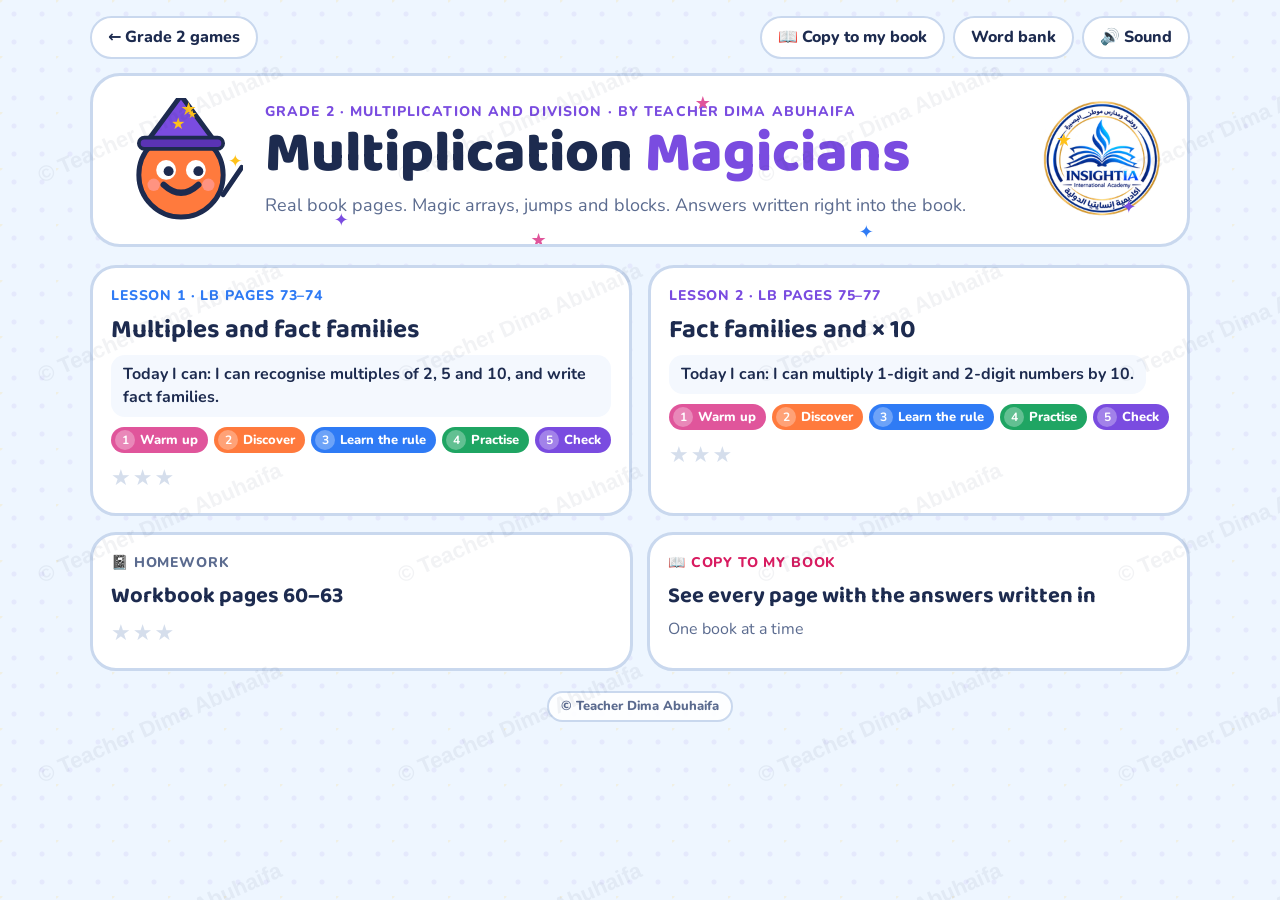
<file: grade-2/5.1-multiplication-magicians/index.html>
<!doctype html>
<html lang="en"><head><meta charset="utf-8"><meta name="viewport" content="width=device-width,initial-scale=1"><script>window.MM_STANDALONE=true;</script>
<title>Multiplication Magicians</title><link rel="icon" type="image/png" href="../../assets/favicon.png"><link rel="apple-touch-icon" href="../../assets/insightia-logo.png">
<meta name="claude:viewport-fit-sides" content="cover">
<link rel="preconnect" href="https://fonts.googleapis.com">
<link rel="stylesheet" href="https://fonts.googleapis.com/css2?family=Baloo+2:wght@500;700;800&family=Nunito:wght@600;700;800&family=Gochi+Hand&display=swap">
<style>
/* Lesson map -> one lesson at a time, five steps per day.
   The real book page is always on screen; answers are hand-written into its blanks.
   Colour code everywhere: multiples of 2 = blue, multiples of 5 = orange, multiples of 10 = purple. */
:root{
  --bg:#EEF6FF; --paper:#FFFFFF; --ink:#1D2B4F; --soft:#5B6B8F; --line:#C9D8EE;
  --b2:#2F7BF5; --b2-soft:#DCE9FF; --b2-ink:#1450B8;
  --b5:#FF7A3D; --b5-soft:#FFE6D9; --b5-ink:#B8410C;
  --b10:#7A4CE0; --b10-soft:#EEE7FF; --b10-ink:#5A33B5;
  --good:#1FA563; --good-soft:#DDF6E8; --bad:#E5484D; --bad-soft:#FFE3E3;
  --star:#FFC21A; --gold:#F4B400; --pen:#D81B60; --teal:#16A3A3;
  --e1:#E0559B; --e2:#FF7A3D; --e3:#2F7BF5; --e4:#1FA563; --e5:#7A4CE0;
  --display:"Baloo 2","Trebuchet MS",system-ui,sans-serif;
  --body:"Nunito","Trebuchet MS",system-ui,sans-serif;
  --hand:"Gochi Hand","Comic Sans MS","Segoe Print",cursive;
  color-scheme:light;
}
html,body{min-height:100%}
body{margin:0;background:var(--bg);color:var(--ink);font-family:var(--body);font-size:18px;line-height:1.45;
  padding-left:max(16px,env(safe-area-inset-left,0px));padding-right:max(16px,env(safe-area-inset-right,0px));
  -webkit-tap-highlight-color:transparent;overflow-x:hidden;
  background-image:radial-gradient(circle at 14px 14px,rgba(122,76,224,.08) 2px,transparent 3px),radial-gradient(circle at 0 0,rgba(255,194,26,.12) 2px,transparent 3px);background-size:28px 28px,56px 56px}
*{box-sizing:border-box}
button{font:inherit;color:inherit;cursor:pointer;border:0;background:none;touch-action:manipulation}
button:focus-visible{outline:4px solid var(--b10);outline-offset:3px}
h1,h2,h3{font-family:var(--display);line-height:1.1;text-wrap:balance;margin:0}
.wrap{max-width:1100px;margin:0 auto;padding-block:16px 60px}
.c2{color:var(--b2-ink);font-weight:800}.c5{color:var(--b5-ink);font-weight:800}.c10{color:var(--b10-ink);font-weight:800}
.sub{color:var(--soft);font-size:16px;margin:0}
.row{display:flex;gap:12px;flex-wrap:wrap;align-items:center}.center{justify-content:center}
.bar{display:flex;align-items:center;gap:8px;flex-wrap:wrap;margin-bottom:14px}
.bar .grow{flex:1}
.pill{display:inline-flex;align-items:center;gap:6px;background:var(--paper);border:2px solid var(--line);border-radius:999px;padding:8px 16px;font-weight:800;font-size:16px;color:var(--ink)}
.pill:hover{border-color:var(--b10)}

.big{display:inline-flex;align-items:center;justify-content:center;gap:8px;min-height:60px;min-width:110px;padding:10px 24px;border-radius:18px;font-family:var(--display);font-weight:800;font-size:24px;border:3px solid transparent;box-shadow:0 5px 0 rgba(29,43,79,.2);transition:transform .08s}
.big:active{transform:translateY(3px);box-shadow:0 2px 0 rgba(29,43,79,.2)}
.big.magic{background:linear-gradient(135deg,#7A4CE0,#E0559B);color:#fff}
.big.b2{background:var(--b2);color:#fff}.big.b5{background:var(--b5);color:#fff}.big.b10{background:var(--b10);color:#fff}
.big.plain{background:var(--paper);border-color:var(--line)}.big.go{background:var(--good);color:#fff}
.big.sel,.opt.sel{outline:5px solid var(--star);outline-offset:2px}
.big.small{min-height:48px;font-size:19px;padding:6px 16px;min-width:0}
.big[disabled]{opacity:.4;pointer-events:none}
.big.on{outline:5px solid var(--star);outline-offset:2px}
.opt{background:var(--paper);border:3px solid var(--line);border-radius:18px;padding:12px 18px;font-size:20px;font-weight:800;min-height:58px;text-align:left;box-shadow:0 4px 0 var(--line)}
.opt:hover{border-color:var(--b10)}.opt.right{background:var(--good-soft);border-color:var(--good)}.opt.wrongpick{background:var(--bad-soft);border-color:var(--bad)}
.opt[disabled]{opacity:.75}
.choices{display:flex;gap:12px;flex-wrap:wrap;justify-content:center;margin:10px 0}
.choices.col{flex-direction:column;align-items:stretch;max-width:680px;margin-inline:auto}

/* home */
.hero{display:grid;grid-template-columns:auto 1fr auto;gap:22px;align-items:center;background:var(--paper);border-radius:30px;padding:22px 26px;border:3px solid var(--line);position:relative;overflow:hidden}
.hero h1{font-size:clamp(34px,5.6vw,58px);font-weight:800}
.hero .sparkles{position:absolute;inset:0;pointer-events:none}
.hero .sparkles i{position:absolute;font-style:normal;animation:twinkle 2.4s ease-in-out infinite}
@keyframes twinkle{0%,100%{opacity:.2;transform:scale(.7)}50%{opacity:1;transform:scale(1.15)}}
.tag{font-weight:800;font-size:14px;letter-spacing:.08em;text-transform:uppercase;color:var(--b10)}
.days{display:grid;grid-template-columns:repeat(auto-fit,minmax(290px,1fr));gap:16px;margin-top:18px}
.day{text-align:left;background:var(--paper);border:3px solid var(--line);border-radius:26px;padding:18px;display:flex;flex-direction:column;gap:10px;transition:transform .15s,border-color .15s;position:relative;min-width:0}
.day:hover{transform:translateY(-3px);border-color:var(--c,var(--b10))}
.day .when{font-weight:800;color:var(--c);text-transform:uppercase;letter-spacing:.06em;font-size:14px}
.day h2{font-size:26px}
.day .goal{background:#F4F8FE;border-radius:14px;padding:8px 12px;font-weight:700;font-size:16px}
.epath{display:flex;gap:6px;flex-wrap:wrap}
.echip{display:inline-flex;align-items:center;gap:5px;border-radius:999px;padding:3px 10px 3px 4px;font-size:13px;font-weight:800;color:#fff;background:var(--ec)}
.echip b{width:20px;height:20px;border-radius:50%;background:rgba(255,255,255,.3);display:grid;place-items:center;font-size:12px}
.echip.done::after{content:"\2713";margin-left:2px}
.daystars{font-size:22px;letter-spacing:2px}
.star-on{color:var(--star)}.star-off{color:#D5DEEC}
.mini-cards{display:grid;grid-template-columns:repeat(auto-fit,minmax(240px,1fr));gap:14px;margin-top:16px}

/* mascot + speech */
.guide{display:flex;gap:12px;align-items:flex-start;margin:6px 0 10px}
.mascot{flex:none;width:80px;height:80px;animation:bob 2.4s ease-in-out infinite}
.mascot.huge{width:124px;height:124px}
@keyframes bob{0%,100%{transform:translateY(0)}50%{transform:translateY(-6px)}}
.say{position:relative;background:var(--paper);border:3px solid var(--ink);border-radius:22px;padding:12px 16px;font-size:clamp(19px,2.4vw,23px);font-weight:800;min-width:0;flex:1;max-width:780px}
.say::before{content:"";position:absolute;left:-14px;top:22px;border:12px solid transparent;border-right-color:var(--ink);border-left:0}
.say .spk{float:right;margin:-4px -6px 4px 8px;width:42px;height:42px;border-radius:50%;background:var(--b10-soft);font-size:20px}
.say .nm{display:block;font-size:13px;color:var(--soft);text-transform:uppercase;letter-spacing:.06em}

/* lesson shell */
.lesson-head{display:flex;gap:14px;align-items:center;flex-wrap:wrap;background:var(--paper);border:3px solid var(--line);border-radius:24px;padding:12px 16px;margin-bottom:12px}
.schoollogo{width:120px;height:auto;display:block}.lesson-head .schoollogo{width:64px;margin-left:auto}
@media (max-width:600px){.hero .schoollogo{position:absolute;top:10px;right:10px;width:64px}}
.lesson-head h2{font-size:clamp(22px,3vw,30px)}
.today{font-weight:800;color:var(--soft);font-size:15px}
.today b{color:var(--ink)}
.stepper{display:flex;gap:8px;flex-wrap:wrap;margin-bottom:12px}
.step{display:flex;align-items:center;gap:8px;border-radius:16px;padding:6px 12px 6px 6px;background:var(--paper);border:3px solid var(--line);font-weight:800;font-size:15px;opacity:.75}
.step .n{width:30px;height:30px;border-radius:50%;display:grid;place-items:center;color:#fff;background:var(--ec);font-family:var(--display);font-size:16px}
.step.now{border-color:var(--ec);opacity:1;box-shadow:0 0 0 4px color-mix(in srgb,var(--ec) 20%,transparent)}
.step.done{opacity:1}.step.done .n::after{content:"\2713"}.step.done .n span{display:none}
.card{background:var(--paper);border-radius:28px;border:3px solid var(--line);padding:20px;min-width:0;position:relative}
.estage-title{display:flex;align-items:center;gap:10px;margin-bottom:6px;flex-wrap:wrap}
.estage-title .badge{border-radius:999px;padding:4px 14px;color:#fff;font-family:var(--display);font-weight:800;font-size:20px;background:var(--ec)}
.task{font-size:20px;font-weight:800;margin:10px 0}
.next-row{display:flex;justify-content:flex-end;margin-top:14px}
.qbar{display:flex;gap:6px;flex-wrap:wrap;margin-bottom:6px}
button.qchip{border:0;cursor:pointer;font-family:inherit;padding:4px 14px;margin:2px}
button.qchip.now{outline:3px solid var(--line);outline-offset:2px}
.qhint{font-size:14px;font-weight:700;color:var(--soft);margin-left:6px}
.qchip{display:inline-block;border-radius:999px;padding:1px 12px;font-size:16px;font-weight:800;color:#fff}

/* book page */
.bookwrap{margin:8px 0}.bookwrap>.label{display:table;margin:0 6px 8px auto;background:var(--bk,#5B6B8F);color:#fff;border-radius:999px;padding:3px 12px;font-weight:800;font-size:13px}
.bookwrap.lb{--bk:var(--e2)} .bookwrap.wb{--bk:#5B6B8F}
.book{position:relative;border-radius:14px;overflow:hidden;overflow:clip;box-shadow:0 10px 30px rgba(29,43,79,.18),0 0 0 3px #fff,0 0 0 6px var(--bk,#5B6B8F);background:#fff;container-type:inline-size}
.book .sheet{position:absolute;left:0;width:100%}
.book img{display:block;width:100%;height:100%;user-select:none;-webkit-user-drag:none}
.book.lb{--bk:var(--e2)} .book.wb{--bk:#5B6B8F}
.hw{position:absolute;display:flex;align-items:center;font-family:var(--hand);color:var(--pen);line-height:1;white-space:nowrap;pointer-events:none;clip-path:inset(0 100% 0 0);font-size:calc(var(--fs) * 1cqw);z-index:3}
.hw.c{justify-content:center}
.hw.shown{clip-path:inset(0 0 0 0)}
.hw.go{animation:write 1.1s steps(16,end) forwards}
.hw.ghost{color:#9AA8C4;clip-path:none}
@keyframes write{to{clip-path:inset(0 0 0 0)}}
.hot{position:absolute;border-radius:10px;z-index:4}
.hot.hint{animation:hint 1.6s ease-in-out infinite}
@keyframes hint{0%,100%{box-shadow:0 0 0 0 rgba(122,76,224,0)}50%{box-shadow:0 0 0 4px rgba(122,76,224,.55)}}
.hot.picked{box-shadow:0 0 0 5px var(--star)!important;animation:none;background:rgba(255,194,26,.18)}
.hot.badtap{animation:badtap .5s}
@keyframes badtap{0%,100%{background:transparent}40%{background:rgba(229,72,77,.35)}}
.hot.used{background:rgba(255,255,255,.72);pointer-events:none;animation:none}
.hot.area{border-radius:0}
.rowglow{position:absolute;border-radius:12px;box-shadow:0 0 0 5px var(--star),0 0 22px 6px rgba(255,194,26,.6);pointer-events:none;z-index:2;animation:glowp 1.4s ease-in-out infinite}
@keyframes glowp{50%{box-shadow:0 0 0 7px var(--star),0 0 30px 10px rgba(255,194,26,.75)}}
.marker{position:absolute;background:rgba(255,213,0,.45);mix-blend-mode:multiply;border-radius:6px;transform-origin:left;transform:scaleX(0);transition:transform .8s ease}
.marker.on{transform:scaleX(1)}
.book svg.lines{position:absolute;inset:0;width:100%;height:100%;pointer-events:none;z-index:3}
.book svg.lines .ink{fill:none;stroke:var(--pen);stroke-width:6;stroke-linecap:round;stroke-dasharray:1.02;stroke-dashoffset:1.02;animation:draw .8s ease forwards}
.book svg.lines .ink.now{animation:none;stroke-dashoffset:0}
.book svg.lines .ink.bad{stroke:var(--bad);stroke-dasharray:.04 .03;animation:none;stroke-dashoffset:0;opacity:.9}
@keyframes draw{to{stroke-dashoffset:0}}
.spark{position:absolute;z-index:6;pointer-events:none;font-size:22px;animation:spark .9s ease-out forwards}
@keyframes spark{from{transform:translate(0,0) scale(.4);opacity:1}to{transform:translate(var(--dx),var(--dy)) scale(1.1);opacity:0}}
.flyer{position:fixed;z-index:70;pointer-events:none;font-family:var(--hand);color:var(--pen);font-size:34px;transition:left .8s cubic-bezier(.5,0,.3,1),top .8s cubic-bezier(.5,-.6,.4,1),transform .8s;text-shadow:0 0 12px #fff}

/* feedback */
.fb{margin-top:12px;border-radius:18px;padding:12px 16px;font-size:18px;font-weight:700;display:flex;gap:12px;align-items:flex-start;flex-wrap:wrap;animation:fbin .3s}
@keyframes fbin{from{transform:translateY(8px);opacity:0}}
.fb.good{background:var(--good-soft);border:3px solid var(--good)}.fb.bad{background:var(--bad-soft);border:3px solid var(--bad)}.fb.info{background:var(--b10-soft);border:3px solid var(--b10)}
.fb .msg{flex:1;min-width:200px}.fb .face{font-size:30px;line-height:1}.fb .viz{width:100%}
.frame{background:#FFF8E1;border:3px solid #F2C94C;border-radius:18px;padding:12px 16px;font-size:clamp(19px,2.4vw,24px);font-weight:800;text-align:center;margin:10px 0}
.panel{background:#F4F8FE;border:2px solid var(--line);border-radius:20px;padding:12px;margin:10px 0;min-width:0;overflow:hidden}
.panel .ttl{text-align:center;font-weight:800;font-size:17px;margin-bottom:4px}
.eqline{font-family:var(--display);font-size:clamp(24px,3.4vw,32px);font-weight:800;text-align:center;line-height:1.2}
.bigstate{font-family:var(--display);font-size:clamp(30px,5vw,50px);font-weight:800;text-align:center;margin:8px 0}

/* hundred square */
.hs{display:grid;grid-template-columns:repeat(10,minmax(0,1fr));gap:4px;max-width:600px;margin:10px auto}
.hc{position:relative;aspect-ratio:1;border-radius:10px;background:#fff;border:2px solid var(--line);font-family:var(--display);font-weight:800;font-size:clamp(12px,2.6vw,21px);line-height:1;padding:0;transition:background .25s,color .25s,transform .2s}
.hc.m2{background:var(--b2);border-color:var(--b2-ink);color:#fff}
.hc.m5{background:var(--b5);border-color:var(--b5-ink);color:#fff}
.hc.m10{background:var(--b10);border-color:var(--b10-ink);color:#fff}
.hc.pop{animation:pop .45s}
.hc.shake{animation:shake .4s}
.hc.l2{background:var(--b2-soft)}
.hc.l5{box-shadow:inset 0 0 0 4px var(--b5)}
.hc.l10::after{content:"★";position:absolute;right:1px;top:-3px;font-size:clamp(10px,1.8vw,15px);color:var(--b10)}
.hc .od{color:inherit}
@keyframes pop{0%{transform:scale(.6)}60%{transform:scale(1.3)}100%{transform:scale(1)}}
@keyframes shake{0%,100%{transform:translateX(0)}25%{transform:translateX(-6px)}75%{transform:translateX(6px)}}
.wands{display:flex;gap:10px;justify-content:center;flex-wrap:wrap;margin:8px 0}
.legend{display:flex;gap:14px;flex-wrap:wrap;justify-content:center;font-weight:800;font-size:15px;margin:6px 0}
.legend span{display:inline-flex;align-items:center;gap:6px}
.legend i{display:inline-block;width:20px;height:20px;border-radius:6px}

/* dots and groups */
.sdots{display:inline-grid;grid-auto-flow:column;grid-template-rows:repeat(2,var(--s,18px));gap:3px;vertical-align:middle}
.sdots b{width:var(--s,18px);height:var(--s,18px);border-radius:50%;border:1.5px solid rgba(29,43,79,.45);display:block}
.sdots b.lone{box-shadow:0 0 0 3px var(--star);animation:pulse 1s infinite}
@keyframes pulse{0%,100%{box-shadow:0 0 0 0 rgba(255,194,26,.9)}50%{box-shadow:0 0 0 9px rgba(255,194,26,0)}}
.gtray{display:flex;gap:10px;flex-wrap:wrap;justify-content:center;min-height:70px;margin:10px 0;align-items:center}
.grp1{display:flex;gap:4px;padding:6px;border-radius:14px;border:3px solid var(--gc);background:color-mix(in srgb,var(--gc) 10%,#fff);animation:capin .45s backwards;position:relative;flex-wrap:wrap;max-width:146px;justify-content:center}
.grp1 i{width:22px;height:22px;border-radius:50%;background:var(--gc);display:block;border:2px solid rgba(29,43,79,.35)}
.grp1 em{position:absolute;top:-12px;right:-8px;background:var(--gc);color:#fff;font-style:normal;font-family:var(--display);font-weight:800;font-size:14px;border-radius:999px;padding:0 7px}
@keyframes capin{from{transform:translateY(-30px) scale(.5);opacity:0}}
.verdict{text-align:center;font-family:var(--display);font-size:clamp(20px,3vw,28px);font-weight:800}
.tabs{display:flex;gap:10px;justify-content:center;flex-wrap:wrap;margin:6px 0}

/* flip cards */
.flips{display:grid;grid-template-columns:repeat(auto-fit,minmax(240px,1fr));gap:12px}
.flip{perspective:900px;min-height:230px}
.flip .in{position:relative;width:100%;height:100%;min-height:230px;transition:transform .7s;transform-style:preserve-3d}
.flip.on .in{transform:rotateY(180deg)}
.flip .f,.flip .b{position:absolute;inset:0;backface-visibility:hidden;border-radius:22px;border:3px solid var(--line);display:flex;flex-direction:column;align-items:center;justify-content:center;padding:12px;background:var(--paper);text-align:center;gap:8px}
.flip .f{color:#fff;font-family:var(--display);font-size:30px;font-weight:800;cursor:pointer;border:0}
.flip .f small{font-family:var(--body);font-size:15px;opacity:.9}
.flip .b{transform:rotateY(180deg);font-weight:800;font-size:19px}
.strip{display:flex;gap:6px;flex-wrap:wrap;justify-content:center;font-family:var(--display);font-weight:800;font-size:22px}
.strip span{background:#F4F8FE;border-radius:10px;padding:0 8px}
.strip u{text-decoration:none;color:#fff;background:var(--uc);border-radius:6px;padding:0 3px}

/* arrays */
.arr{position:relative;margin:6px auto;transition:height .4s}
.arr .it{position:absolute;transition:left .7s cubic-bezier(.4,1.3,.5,1),top .7s cubic-bezier(.4,1.3,.5,1),transform .4s,opacity .4s}
.arr .it svg{display:block;width:100%;height:100%}
.arr .it.lit{transform:scale(1.18)}
.arr .grp{position:absolute;border:4px solid var(--gc,var(--b10));border-radius:14px;background:color-mix(in srgb,var(--gc,var(--b10)) 9%,transparent);transition:left .7s cubic-bezier(.4,1.3,.5,1),top .7s cubic-bezier(.4,1.3,.5,1),width .7s,height .7s,opacity .3s;animation:grpin .35s backwards;pointer-events:none}
.arr .grp b{position:absolute;right:-12px;top:-14px;background:var(--gc,var(--b10));color:#fff;border-radius:999px;font-family:var(--display);font-size:16px;padding:0 8px;line-height:24px;white-space:nowrap}
.arr .grp.cols b{right:auto;left:50%;top:auto;bottom:-14px;transform:translateX(-50%)}
@keyframes grpin{from{transform:scale(1.2);opacity:0}}
.arrcap{text-align:center;font-family:var(--display);font-weight:800;font-size:clamp(20px,3vw,28px);min-height:1.4em}
.factbtns{display:flex;gap:10px;flex-wrap:wrap;justify-content:center;margin:8px 0}
.factbtns .big{font-size:26px;min-width:120px}
.factbtns .big.tried{background:var(--good-soft);border-color:var(--good)}

/* fact family triangle */
.tri{display:block;margin:0 auto;max-width:300px;width:100%;height:auto}
.facts{display:grid;grid-template-columns:repeat(2,minmax(0,1fr));gap:8px;max-width:520px;margin:10px auto}
.facts div{background:#fff;border:3px solid var(--line);border-radius:14px;padding:6px;text-align:center;font-family:var(--display);font-weight:800;font-size:clamp(20px,3vw,26px);animation:capin .4s backwards}
.facts div.m{border-color:var(--b2)}.facts div.d{border-color:var(--b5)}
.seesaw{display:flex;flex-direction:column;align-items:center;margin:10px 0}
.seesaw .beam{display:flex;align-items:center;gap:10px;background:#fff;border:4px solid var(--ink);border-radius:16px;padding:8px 14px;font-family:var(--display);font-weight:800;font-size:clamp(24px,4vw,34px);transition:transform .6s}
.seesaw .pivot{width:0;height:0;border-left:26px solid transparent;border-right:26px solid transparent;border-bottom:34px solid var(--ink)}
.seesaw .side{padding:2px 12px;border-radius:12px;transition:transform .7s}
.seesaw .side.a{background:var(--b2-soft)}.seesaw .side.b{background:var(--b5-soft)}

/* tiles */
.tiles{display:flex;gap:10px;justify-content:center;flex-wrap:wrap;margin:10px 0}
.tile{min-width:72px;height:64px;border-radius:16px;font-family:var(--display);font-size:32px;font-weight:800;color:#fff;background:var(--b10);box-shadow:0 5px 0 var(--b10-ink);padding:0 12px}
.tile.used{opacity:.25;pointer-events:none}
.tile.alt{background:var(--teal);box-shadow:0 5px 0 #0E7A7A}
.pad{display:grid;grid-template-columns:repeat(5,minmax(0,1fr));gap:8px;max-width:460px;margin:10px auto}
.pad button{height:58px;border-radius:14px;background:var(--paper);border:3px solid var(--line);font-family:var(--display);font-size:28px;font-weight:800}
.pad button.used{background:var(--good-soft);border-color:var(--good);pointer-events:none}

/* base ten */
.b10stage{display:flex;gap:18px;justify-content:center;align-items:flex-end;flex-wrap:wrap;min-height:120px;margin:10px 0}
.b10grp{display:flex;flex-direction:column;align-items:center;gap:6px}
.b10blocks{display:flex;gap:4px;align-items:flex-end;flex-wrap:wrap;justify-content:center;max-width:330px}
.blk{--u:8px;width:var(--u);height:var(--u);background:var(--b2);border:1px solid var(--b2-ink);transition:width .9s cubic-bezier(.4,1.4,.5,1),height .9s cubic-bezier(.4,1.4,.5,1),background .6s;
  background-image:linear-gradient(rgba(255,255,255,.35) 1px,transparent 1px),linear-gradient(90deg,rgba(255,255,255,.35) 1px,transparent 1px);background-size:var(--u) var(--u)}
.blk.rod{height:calc(var(--u)*10);background-color:var(--b5);border-color:var(--b5-ink)}
.blk.flat{width:calc(var(--u)*10);height:calc(var(--u)*10);background-color:var(--b10);border-color:var(--b10-ink)}
.b10lbl{font-weight:800;font-size:16px;background:#fff;border:2px solid var(--line);border-radius:999px;padding:2px 12px;white-space:nowrap}

/* place value slide */
.pv{max-width:520px;margin:10px auto;border:3px solid var(--ink);border-radius:14px;overflow:hidden;background:#fff}
.pv .hd,.pv .rw{display:grid;grid-template-columns:repeat(3,1fr)}
.pv .hd div{background:#8DC2CC;text-align:center;font-weight:800;font-size:20px;padding:4px;border-right:2px solid var(--ink)}
.pv .rw>div{position:relative;height:66px;border-right:2px solid var(--ink);border-top:2px solid var(--ink)}
.pv .hd div:last-child,.pv .rw>div:last-child{border-right:0}
.pv .dg{position:absolute;inset:0;display:grid;place-items:center;font-family:var(--hand);font-size:46px;color:var(--pen);transition:transform 1s cubic-bezier(.5,0,.3,1.3)}
.pv .dg.slide{transform:translateX(-100%)}
.pv .dg.zero{color:var(--b10);animation:zeroin .8s backwards}
@keyframes zeroin{from{transform:scale(3) rotate(-30deg);opacity:0}}
.pv .dg.trail::after{content:"";position:absolute;left:60%;top:50%;width:80%;height:6px;border-radius:3px;background:linear-gradient(90deg,rgba(255,194,26,.9),transparent);opacity:0;animation:trail 1s}
@keyframes trail{30%{opacity:1}100%{opacity:0}}

/* pencil boxes */
.pboxes{display:flex;flex-wrap:wrap;gap:8px;justify-content:center;align-items:flex-end;margin:10px 0;min-height:60px}
.pbox{width:34px;height:46px;border-radius:5px;background:linear-gradient(#2A4D8F 0 18%,#3A7BD5 18%);position:relative;animation:capin .35s backwards;flex:none}
.pbox::before{content:"";position:absolute;left:3px;right:3px;top:-8px;height:10px;background:repeating-linear-gradient(90deg,#E5484D 0 3px,#FFC21A 3px 6px,#1FA563 6px 9px,#7A4CE0 9px 12px)}
.pbox::after{content:"10";position:absolute;left:0;right:0;bottom:3px;text-align:center;color:#fff;font-weight:800;font-size:13px}
.crate{display:flex;flex-wrap:wrap;gap:3px;width:118px;padding:16px 5px 5px;border:4px solid var(--b10);border-radius:12px;background:var(--b10-soft);position:relative;animation:capin .5s backwards}
.crate .pbox{width:20px;height:28px;animation:none}.crate .pbox::after{font-size:9px}.crate .pbox::before{top:-5px;height:6px}
.crate b{position:absolute;top:-14px;left:50%;transform:translateX(-50%);background:var(--b10);color:#fff;border-radius:999px;padding:0 10px;font-family:var(--display);font-size:16px}
.count{font-family:var(--display);font-weight:800;font-size:clamp(26px,4vw,40px);text-align:center}

/* number line */
.nl{position:relative;height:150px;margin:6px 4px 0}
.nl svg{position:absolute;inset:0;width:100%;height:100%;overflow:visible}
.nl .tk{position:absolute;top:96px;transform:translateX(-50%);min-width:30px;height:40px;border-radius:10px;font-family:var(--display);font-weight:800;font-size:clamp(13px,2.2vw,19px);padding:0 2px;background:#fff;border:2px solid var(--line)}
.nl .tk.on{background:var(--b5);border-color:var(--b5-ink);color:#fff}
.nl .tk.start{background:var(--b2);border-color:var(--b2-ink);color:#fff}
.nl .tk.shake{animation:shake .4s}
.nl .frog{position:absolute;top:44px;font-size:38px;transform:translate(-50%,0);line-height:1;transition:none;z-index:3}
.nl .jl{position:absolute;top:2px;transform:translateX(-50%);font-weight:800;color:var(--b5-ink);font-size:15px}

/* x10 machine */
.mach{display:flex;align-items:center;justify-content:center;gap:10px;margin:14px 0;flex-wrap:nowrap}
.mach .chipn{min-width:74px;height:62px;border-radius:16px;display:grid;place-items:center;font-family:var(--display);font-weight:800;font-size:30px;background:#fff;border:3px solid var(--line);transition:transform .7s,opacity .5s;padding:0 10px}
.mach .box{width:130px;height:110px;border-radius:22px;background:linear-gradient(160deg,#9AA8C4,#5B6B8F);border:4px solid var(--ink);display:grid;place-items:center;position:relative;flex:none}
.mach .box span{background:#fff;border-radius:10px;padding:4px 10px;font-family:var(--display);font-weight:800;font-size:28px}
.mach .box::before,.mach .box::after{content:"";position:absolute;top:-16px;width:18px;height:18px;border-radius:50%;background:var(--star);border:3px solid var(--ink)}
.mach .box::before{left:24px}.mach .box::after{right:24px}
.mach .box.work{animation:shake .25s 3}
.mach .out{color:var(--b10-ink);border-color:var(--b10)}
.mach .chipn.in-go{transform:translateX(60px) scale(.3);opacity:0}

/* riddle */
.rid{display:flex;gap:6px;flex-wrap:wrap;justify-content:center;margin:12px 0}
.rid span{width:52px;height:56px;border-radius:14px;display:grid;place-items:center;font-family:var(--display);font-weight:800;font-size:24px;background:#fff;border:3px solid var(--line);transition:opacity .5s,transform .5s}
.rid span.out{opacity:.15;transform:scale(.7) rotate(-12deg)}
.rid span.win{background:var(--star);border-color:var(--gold);transform:scale(1.3);animation:pop .6s}
.clues{display:flex;gap:10px;flex-wrap:wrap;justify-content:center}

/* certificate */
.cert{text-align:center;padding:10px 0}
.lwicd{max-width:720px;margin:14px auto;border-radius:12px;overflow:hidden;text-align:left}
.lwicd .t{background:#3F8F9C;color:#fff;font-weight:800;padding:10px 16px;font-size:20px}
.lwicd .bdy{background:#A0C9CF;padding:14px 16px;display:flex;gap:14px;align-items:center;font-weight:700;font-size:19px}
.lwicd .box{flex:none;width:40px;height:40px;background:#fff;border-radius:6px;display:grid;place-items:center;font-family:var(--hand);font-size:40px;color:var(--pen)}
.lwicd .box span{clip-path:inset(0 100% 0 0);animation:write .8s .6s steps(8,end) forwards}
.bigstars{font-size:60px;letter-spacing:8px}
.confetti{position:fixed;inset:0;pointer-events:none;z-index:60;overflow:hidden}
.confetti i{position:absolute;top:-20px;width:12px;height:16px;border-radius:3px;animation:fall 1.9s linear forwards}
@keyframes fall{to{transform:translateY(110vh) rotate(720deg)}}

/* copy to my book */
.booktabs{display:flex;gap:10px;flex-wrap:wrap;justify-content:center;margin:12px 0}
.booktabs button{font-family:var(--display);font-weight:800;font-size:22px;padding:10px 22px;border-radius:16px;border:3px solid var(--line);background:var(--paper)}
.booktabs button.on.lb{background:var(--b5-soft);border-color:var(--b5)}.booktabs button.on.wb{background:#E7EBF1;border-color:#5B6B8F}
.pagehead{font-family:var(--display);font-weight:800;font-size:24px;margin-top:16px}
.modal{position:fixed;inset:0;background:rgba(29,43,79,.6);z-index:50;overflow:auto;padding:16px max(16px,env(safe-area-inset-right,0px)) 30px max(16px,env(safe-area-inset-left,0px))}
.modal .inner{max-width:1100px;margin:0 auto}
.modal .closeb{position:sticky;top:0;z-index:10;display:flex;justify-content:flex-end;margin-bottom:8px}

@media (max-width:600px){
  body{font-size:17px}
  .hero{grid-template-columns:1fr;padding:18px;text-align:center}.hero .mascot{margin:0 auto}
  .card{padding:14px;border-radius:22px}
  .big{min-width:90px;font-size:21px;padding:8px 16px}
  .mascot{width:58px;height:58px}
  .step .t{display:none}
  .hs{gap:2px}.hc{border-radius:6px;border-width:1px}
  .mach .box{width:100px;height:90px}.mach .box span{font-size:22px}.mach .chipn{min-width:60px;font-size:24px}
  .rid span{width:44px;height:50px;font-size:20px}
  .tile{min-width:62px;height:58px;font-size:28px}
  .pv .dg{font-size:38px}.pv .rw>div{height:56px}
}
@media (prefers-reduced-motion:reduce){*{animation-duration:.01ms!important;transition-duration:.01ms!important}.hw.go{clip-path:inset(0 0 0 0)}}
@media print{.bar,.booktabs,.noprint{display:none!important}body{background:#fff}.book{break-inside:avoid;box-shadow:none}}
</style>
<style>
/* Watermark (website copy only) */
.book::after{content:"";position:absolute;inset:0;z-index:5;pointer-events:none;opacity:.18;
  background-image:url("data:image/svg+xml,%3Csvg xmlns='http://www.w3.org/2000/svg' width='360' height='200'%3E%3Ctext x='20' y='120' transform='rotate(-24 180 100)' font-family='Arial,sans-serif' font-size='22' font-weight='700' fill='%231D2B4F'%3E%C2%A9 Teacher Dima Abuhaifa%3C/text%3E%3C/svg%3E");background-size:360px 200px}
body::after{content:"";position:fixed;inset:0;z-index:40;pointer-events:none;opacity:.06;background-image:url("data:image/svg+xml,%3Csvg xmlns='http://www.w3.org/2000/svg' width='360' height='200'%3E%3Ctext x='20' y='120' transform='rotate(-24 180 100)' font-family='Arial,sans-serif' font-size='22' font-weight='700' fill='%231D2B4F'%3E%C2%A9 Teacher Dima Abuhaifa%3C/text%3E%3C/svg%3E");background-size:360px 200px}
@media print{body::after{display:none}}
.wmark{display:table;margin:-40px auto 24px;background:rgba(255,255,255,.9);border:2px solid var(--line);border-radius:999px;padding:4px 12px;font-weight:800;font-size:13px;color:var(--soft)}
@media print{.wmark{margin:10px auto}}
</style>
</head><body>
<div class="wrap" id="app"></div>
<div class="wmark">© Teacher Dima Abuhaifa</div>
<script>
(function(){
"use strict";
var app=document.getElementById('app');
var IMG=window.MM_IMG_BASE||'img/';
var isOdd=function(n){return n%2===1};

/* ---------- saved progress (optional, this device only) ---------- */
var STORE='multiplicationMagicians.v1';
var SAVE={};try{SAVE=JSON.parse(localStorage.getItem(STORE)||'{}')||{}}catch(e){SAVE={}}
SAVE.done=SAVE.done||{};SAVE.stars=SAVE.stars||{};SAVE.dyn=SAVE.dyn||{};
function persist(){try{localStorage.setItem(STORE,JSON.stringify(SAVE))}catch(e){}}

/* ---------- sound + voice ---------- */
var muted=!!SAVE.muted,ac=null;
function tone(freqs,dur,type){
  if(muted)return;
  try{ac=ac||new (window.AudioContext||window.webkitAudioContext)();
    freqs.forEach(function(f,i){var o=ac.createOscillator(),g=ac.createGain();o.type=type||'triangle';o.frequency.value=f;var t=ac.currentTime+i*dur;
      g.gain.setValueAtTime(.0001,t);g.gain.exponentialRampToValueAtTime(.16,t+.02);g.gain.exponentialRampToValueAtTime(.0001,t+dur);o.connect(g);g.connect(ac.destination);o.start(t);o.stop(t+dur+.02)});
  }catch(e){}
}
var sGood=function(){tone([523,659,784],.1)},sBad=function(){tone([300,220],.15,'sine')},sWin=function(){tone([523,659,784,1047,784,1047,1319],.11)},sPop=function(){tone([660,880],.06)},sWrite=function(){tone([1200,1500,1800],.05,'sine')},sMagic=function(){tone([784,988,1175,1568],.07,'sine')};
var canSpeak='speechSynthesis' in window;
function speak(t){if(!canSpeak)return;try{speechSynthesis.cancel();var u=new SpeechSynthesisUtterance(t.replace(/<[^>]+>/g,'').replace(/×/g,' times ').replace(/÷/g,' divided by '));u.rate=.85;u.lang='en-GB';speechSynthesis.speak(u)}catch(e){}}

/* ---------- helpers ---------- */
function h(tag,attrs,kids){
  var el=document.createElement(tag);
  if(attrs)for(var k in attrs){var v=attrs[k];if(v==null)continue;
    if(k==='class')el.className=v;else if(k==='html')el.innerHTML=v;else if(k.slice(0,2)==='on')el.addEventListener(k.slice(2),v);else if(k==='style')el.style.cssText=v;else el.setAttribute(k,v)}
  (kids||[]).forEach(function(c){if(c==null)return;el.appendChild(typeof c==='string'?document.createTextNode(c):c)});
  return el;
}
function shuffle(a){a=a.slice();for(var i=a.length-1;i>0;i--){var j=Math.floor(Math.random()*(i+1));var t=a[i];a[i]=a[j];a[j]=t}return a}
function pick(a){return a[Math.floor(Math.random()*a.length)]}
function starStr(n){var s='';for(var i=0;i<3;i++)s+='<span class="'+(i<n?'star-on':'star-off')+'">★</span>';return s}
function later(fn,ms){return setTimeout(fn,ms)}
function each(list,fn){Array.prototype.forEach.call(list,fn)}
var KC={2:'var(--b2)',5:'var(--b5)',10:'var(--b10)'},KCI={2:'c2',5:'c5',10:'c10'};
function kw(k){return '<span class="'+KCI[k]+'">'+k+'</span>'}
function onesU(n,k){var s=String(n);return s.slice(0,-1)+'<u style="--uc:'+(KC[k]||'var(--b10)')+'">'+s.slice(-1)+'</u>'}
function confetti(n){
  var c=h('div',{class:'confetti'});var cols=['#FF7A3D','#2F7BF5','#FFC21A','#1FA563','#7A4CE0','#E0559B'];
  for(var i=0;i<(n||70);i++){var p=h('i');p.style.left=Math.random()*100+'%';p.style.background=cols[i%6];p.style.animationDelay=Math.random()*.7+'s';p.style.animationDuration=(1.4+Math.random())+'s';if(i%3===0)p.style.borderRadius='50%';c.appendChild(p)}
  document.body.appendChild(c);later(function(){c.remove()},3200);
}
function sparkleAt(el,n){
  var r=el.getBoundingClientRect();
  for(var i=0;i<(n||7);i++){var s=h('span',{class:'spark'},['✨']);s.style.position='fixed';s.style.left=(r.left+r.width/2-10)+'px';s.style.top=(r.top+r.height/2-12)+'px';
    var ang=Math.random()*Math.PI*2,rr=30+Math.random()*40;s.style.setProperty('--dx',Math.cos(ang)*rr+'px');s.style.setProperty('--dy',Math.sin(ang)*rr+'px');document.body.appendChild(s);(function(s){later(function(){s.remove()},1000)})(s)}
}

/* ---------- the guide: Dotty the magician ---------- */
function mascot(cls,mood){
  var mouth=mood==='wow'?'<ellipse cx="50" cy="74" rx="7" ry="8" fill="#1D2B4F"/>':'<path d="M36 70 Q50 83 64 70" stroke="#1D2B4F" stroke-width="5" fill="none" stroke-linecap="round"/>';
  return h('div',{class:'mascot '+(cls||''),'aria-hidden':'true',html:'<svg viewBox="0 0 100 100" width="100%" height="100%">'+
    '<circle cx="50" cy="62" r="34" fill="#FF7A3D" stroke="#1D2B4F" stroke-width="4"/>'+
    '<path d="M22 36 L50 -2 L78 36 Z" fill="#7A4CE0" stroke="#1D2B4F" stroke-width="4" stroke-linejoin="round"/>'+
    '<rect x="16" y="32" width="68" height="9" rx="4.5" fill="#5A33B5" stroke="#1D2B4F" stroke-width="3"/>'+
    '<text x="42" y="25" font-size="13" fill="#FFC21A">★</text><text x="55" y="16" font-size="9" fill="#FFC21A">★</text>'+
    '<circle cx="38" cy="58" r="8" fill="#fff"/><circle cx="62" cy="58" r="8" fill="#fff"/><circle cx="40" cy="59" r="4" fill="#1D2B4F"/><circle cx="64" cy="59" r="4" fill="#1D2B4F"/>'+
    '<circle cx="28" cy="70" r="5" fill="#FF9E9E" opacity=".7"/><circle cx="72" cy="70" r="5" fill="#FF9E9E" opacity=".7"/>'+mouth+
    '<line x1="84" y1="78" x2="99" y2="56" stroke="#1D2B4F" stroke-width="4" stroke-linecap="round"/><text x="88" y="56" font-size="14" fill="#FFC21A">✦</text></svg>'});
}
function guide(text,mood){
  var g=h('div',{class:'guide'});g.appendChild(mascot('',mood));
  var s=h('div',{class:'say'});
  if(canSpeak){s.appendChild(h('button',{class:'spk','aria-label':'Read to me',onclick:function(){speak(text)}},['🔊']))}
  s.appendChild(h('span',{class:'nm'},['Dotty says']));
  s.appendChild(h('span',{html:text}));
  g.appendChild(s);return g;
}

/* ---------- feedback + choices ---------- */
function feedback(host,kind,html,viz){
  var old=host.querySelector(':scope > .fb');if(old)old.remove();
  var f=h('div',{class:'fb '+kind,role:'status'});
  f.innerHTML='<span class="face" aria-hidden="true">'+(kind==='good'?'⭐':kind==='bad'?'🤔':'💡')+'</span><div class="msg">'+html+'</div>';
  if(viz){var v=h('div',{class:'viz'});v.appendChild(viz);f.appendChild(v)}
  host.appendChild(f);later(function(){f.scrollIntoView({behavior:'smooth',block:'nearest'})},80);
  return f;
}
function choiceQ(box,api,opts,onRight,cfg){
  cfg=cfg||{};var wrap=h('div',{class:'choices'+(cfg.col?' col':'')}),solved=false;
  opts.forEach(function(o){
    var b=h('button',{class:(cfg.cls?cfg.cls(o):'opt'),html:o.html||o.label});
    b.addEventListener('click',function(){
      if(solved)return;
      if(o.ok){solved=true;b.classList.add('right','sel');sGood();each(wrap.children,function(x){if(x!==b)x.disabled=true});onRight(o,b)}
      else{api.miss();sBad();b.classList.add('wrongpick');b.disabled=true;feedback(box,'bad',o.why||cfg.wrongMsg||'Not quite. Look at the picture again!',o.viz?o.viz():null)}
    });
    wrap.appendChild(b);
  });
  box.appendChild(wrap);return wrap;
}
function pickMany(area,api,opts,need,onDone){
  var wrap=h('div',{class:'choices'}),got=0;
  opts.forEach(function(o){var b=h('button',{class:'opt',html:o.label});b.onclick=function(){
    if(b.disabled)return;b.disabled=true;
    if(o.ok){b.classList.add('right');sGood();got++;if(o.onPick)o.onPick();if(got===need){each(wrap.children,function(x){x.disabled=true});onDone()}}
    else{b.classList.add('wrongpick');sBad();api.miss();feedback(area,'bad',o.why)}};wrap.appendChild(b)});
  area.appendChild(wrap);return wrap;
}
function nextBtn(host,label,fn){var r=h('div',{class:'next-row'},[h('button',{class:'big go',onclick:function(){r.remove();fn()}},[label||'Next →'])]);host.appendChild(r);later(function(){r.scrollIntoView({behavior:'smooth',block:'nearest'})},200);return r}

/* =====================================================================
   THE BOOK PAGES (high-resolution scans) and their answer key
   ===================================================================== */
var PAGES={
  lb73:{w:1484,h:1983,book:'lb',n:73},lb74:{w:1487,h:1300,book:'lb',n:74},lb75:{w:1503,h:2043,book:'lb',n:75},
  lb76:{w:1600,h:1475,book:'lb',n:76},lb77:{w:1600,h:855,book:'lb',n:77},
  wb60:{w:1488,h:2032,book:'wb',n:60},wb61:{w:1495,h:2072,book:'wb',n:61},wb62:{w:1473,h:2093,book:'wb',n:62},wb63:{w:1494,h:1253,book:'wb',n:63}
};
var BOOKNAME={lb:"Learner's Book",wb:'Workbook'};
/* text answers: [page, x, y, w, h, text, align, fontPx] in page pixels */
var ANS={
  lb2a:['lb73',141,1683,1234,48,'A multiple of 2 is made of groups of 2 (pairs).','l',40],
  lb2b:['lb73',141,1759,1234,48,'Nothing is left over, so it is always even!','l',40],
  lb3t1:['lb74',170,1072,1232,46,'Only in the 5 circle: they end in 5, so they are odd.','l',36],
  lb3t2:['lb74',170,1147,1232,46,'In the overlap: they end in 0, so they are even.','l',36],
  lb3t3:['lb74',170,1224,1232,46,'The 10-only part is empty. Outside: not multiples of 5.','l',36],
  lb5a:['lb75',163,1656,1234,46,'No! 30 = 10 ÷ 3 should be 3 = 30 ÷ 10,','l',38],
  lb5b:['lb75',163,1731,1234,46,'and 30 = 3 ÷ 10 should be 10 = 30 ÷ 3.','l',38],
  lb7r1t:['lb76',532,782,298,70,'2','c',54],lb7r1o:['lb76',830,782,308,70,'8','c',54],
  lb7r2h:['lb76',235,855,297,70,'2','c',54],lb7r2t:['lb76',532,855,298,70,'8','c',54],lb7r2o:['lb76',830,855,308,70,'0','c',54],
  lb7a:['lb76',235,951,1233,46,'Each digit moves one place to the left. 0 fills the ones.','l',38],
  lb7b:['lb76',235,1033,1233,46,'Yes, always even, because the ones digit is always 0.','l',38],
  lb8:['lb76',235,1222,1040,56,'23 × 10 = 230. The school has 230 pencils.','l',44],
  wb4a:['wb62',174,458,507,52,'7 × 10 = 70','c',44],wb4b:['wb62',753,458,507,52,'19 × 10 = 190','c',44],
  wb5a:['wb62',175,748,1218,46,'Multiples of 2 are always even.','l',38],
  wb5b:['wb62',175,836,1218,46,'Multiples of 5 end in 5 or 0: odd, even, odd, even ...','l',38],
  wb5c:['wb62',175,924,1218,46,'Multiples of 10 end in 0, so they are always even.','l',38],
  wb5d:['wb62',175,1111,1218,46,'Multiples of 2 and 10 are the same: both are always even.','l',38],
  wb5e:['wb62',175,1199,1218,46,'Multiples of 5 are different: every other one is odd.','l',38],
  wb5f:['wb62',175,1286,1218,46,'All multiples of 10 are multiples of 2 and 5 too.','l',38],
  wb6:['wb62',175,1568,500,52,'75','l',48],
  wb7a:['wb63',172,420,1250,50,'1 × 1 = 1,   2 × 2 = 4,   5 × 5 = 25,   10 × 10 = 100','l',40],
  wb7b:['wb63',172,500,1250,50,'5 × 5 = 25,   25 = 5 × 5,','l',40],
  wb7c:['wb63',172,580,1250,50,'25 ÷ 5 = 5,   5 = 25 ÷ 5','l',40]
};
/* fact-family boxes: Learner's Book Q4 (array of 30 stars) and Workbook Q3 (8 wheels) */
var FORMS=['m','m','mr','mr','d','d','dr','dr'];
var FF={
  lb4:{page:'lb75',xs:[[163,296,430],[956,1089,1223]],ys:[859,993,1127,1261],s:93,font:52,nums:[5,6,30],
       def:[[5,6,30],[6,5,30],[30,5,6],[30,6,5],[30,5,6],[30,6,5],[6,30,5],[5,30,6]]},
  wb3:{page:'wb61',xs:[[170,304,437],[753,887,1021]],ys:[1425,1545,1664,1784],s:94,font:54,nums:[2,4,8],
       def:[[2,4,8],[4,2,8],[8,2,4],[8,4,2],[8,2,4],[8,4,2],[4,8,2],[2,8,4]]}
};
function ffBox(f,row,k){var F=FF[f],side=row<4?0:1,r=row%4;return [F.xs[side][k],F.ys[r],F.s,F.s]}
(function(){Object.keys(FF).forEach(function(f){var F=FF[f];for(var row=0;row<8;row++)for(var k=0;k<3;k++){var b=ffBox(f,row,k);ANS[f+'_'+row+'_'+k]=[F.page,b[0],b[1],b[2],b[3],String(F.def[row][k]),'c',F.font]}})})();
/* LB Q6 (child's own numbers), LB Q9, WB Q8 machine grid */
var Q6={xs:[[234,586],[894,1246]],ys:[149,268,387],w:227,h:93,def:[1,5,8,22,67,93]};
(function(){for(var i=0;i<6;i++){var side=i<3?0:1,r=i%3,n=Q6.def[i];
  ANS['lb6_'+i+'_in']=['lb76',Q6.xs[side][0],Q6.ys[r],Q6.w,Q6.h,String(n),'c',54];
  ANS['lb6_'+i+'_out']=['lb76',Q6.xs[side][1],Q6.ys[r],Q6.w,Q6.h,String(n*10),'c',54]}})();
[16,21,26,31].forEach(function(n,i){ANS['lb9_'+i]=['lb77',[321,439,557,676][i],348,93,93,String(n),'c',50]});
var WB8={nums:[[74,9,56],[6,82,29],[17,38,5],[3,94,61]],inx:[180,291,402],outx:[1057,1168,1279],ys:[855,943,1030,1118],w:111,h:88};
WB8.nums.forEach(function(r,ri){r.forEach(function(n,ci){ANS['wb8_'+ri+'_'+ci]=['wb63',WB8.outx[ci],WB8.ys[ri],WB8.w,WB8.h,String(n*10),'c',46]})});
/* Venn diagrams: circles and where each number is written */
var VENN={
  lb74:{L:[641,678,242],R:[937,678,247],area:[250,360,1100,600],rule:function(n){return n%10===0?'B':n%5===0?'L':'O'},
    names:{L:'multiple of 5',R:'multiple of 10'},
    spot:{45:[500,600],675:[560,690],805:[480,780],215:[590,800],120:[789,590],350:[789,660],490:[789,730],740:[789,800],132:[310,460],401:[1270,460],96:[310,880],387:[1270,880]},
    list:{45:[168,298,40],120:[233,298,58],132:[316,298,58],401:[396,298,60],740:[480,298,60],215:[564,298,58],805:[646,298,60],490:[730,298,60],96:[813,298,40],387:[875,298,60],350:[958,298,60],675:[1041,298,62]},font:42},
  wb61:{L:[877,521,228],R:[1103,521,226],area:[560,230,820,610],rule:function(n){return n%10===0?'B':n%2===0?'L':n%5===0?'R':'O'},
    names:{L:'multiple of 2',R:'multiple of 5'},
    spot:{35:[1140,620],36:[790,712],37:[1215,800],38:[700,630],39:[1060,805],40:[970,660]},font:40}
};
Object.keys(VENN).forEach(function(p){var V=VENN[p];Object.keys(V.spot).forEach(function(n){var s=V.spot[n];ANS['v'+p+'_'+n]=[p,s[0]-70,s[1]-24,140,48,String(n),'c',V.font]})});
/* rings drawn round numbers: [cx, cy, rx, ry] */
function ringOf(b){return [b[0]+b[2]/2,b[1]+b[3]/2,b[2]/2+12,b[3]/2+11]}
var CLOUD={yes:{76:[621,1270,48,30],532:[573,1346,65,30],210:[672,1356,64,30],1000:[757,1366,82,30],784:[611,1435,66,30],38:[817,1464,47,30],670:[890,1464,58,30]},
           no:{641:[710,1285,66,30],239:[831,1294,63,30],433:[875,1378,67,30],95:[537,1410,47,30],127:[711,1465,59,28]}};
var WB1={yes:{15:[180,1832,38,37],125:[304,1832,58,37],230:[385,1832,60,37],390:[613,1832,60,37],95:[779,1832,38,37]},
         no:{72:[240,1832,38,37],86:[468,1832,38,37],157:[532,1832,58,37],269:[697,1832,60,37],414:[841,1832,60,37]}};
var RINGS={lb73:Object.keys(CLOUD.yes).map(function(k){return ringOf(CLOUD.yes[k])}),wb60:Object.keys(WB1.yes).map(function(k){return ringOf(WB1.yes[k])})};
/* pen lines: [x1,y1,x2,y2,arrow] */
var PENLINES={lb75:[[466,1550,676,1550],[1078,1550,1290,1550]],lb76:[[655,815,415,885,1],[955,815,715,885,1]]};

/* BookView: a (cropped) real book page. Answers are written into it in handwriting. */
var svgId=0;
function BookView(key,opts){
  opts=opts||{};var P=PAGES[key];var y0=opts.crop?opts.crop[0]:0,y1=opts.crop?Math.min(opts.crop[1],P.h):P.h;
  var x0=opts.cx?opts.cx[0]:0,x1=opts.cx?opts.cx[1]:P.w,VW=x1-x0;
  var wrap=h('div',{class:'bookwrap '+P.book});var el=h('div',{class:'book '+P.book});el.style.aspectRatio=VW+' / '+(y1-y0);
  var sheet=h('div',{class:'sheet'});sheet.style.top=(-y0/(y1-y0)*100)+'%';sheet.style.height=(P.h/(y1-y0)*100)+'%';sheet.style.left=(-x0/VW*100)+'%';sheet.style.width=(P.w/VW*100)+'%';
  sheet.appendChild(h('img',{src:IMG+key+'.jpg',alt:BOOKNAME[P.book]+' page '+P.n,draggable:'false'}));
  var svg=document.createElementNS('http://www.w3.org/2000/svg','svg');svg.setAttribute('class','lines');svg.setAttribute('viewBox','0 0 '+P.w+' '+P.h);svg.setAttribute('preserveAspectRatio','none');
  var mid='ah'+(++svgId);svg.innerHTML='<defs><marker id="'+mid+'" viewBox="0 0 10 10" refX="7" refY="5" markerWidth="5" markerHeight="5" orient="auto-start-reverse"><path d="M0 0L10 5L0 10z" fill="#D81B60"/></marker></defs>';
  sheet.appendChild(svg);el.appendChild(sheet);
  wrap.appendChild(h('div',{class:'label'},[BOOKNAME[P.book]+' · page '+P.n]));wrap.appendChild(el);
  function pos(node,x,y,w,hh){node.style.left=(x/P.w*100)+'%';node.style.top=(y/P.h*100)+'%';node.style.width=(w/P.w*100)+'%';node.style.height=(hh/P.h*100)+'%';return node}
  var api={el:wrap,book:el,sheet:sheet,P:P,written:{}};
  api.toPage=function(cx,cy){var r=sheet.getBoundingClientRect();return [(cx-r.left)/r.width*P.w,(cy-r.top)/r.height*P.h]};
  api.put=function(x,y,w,hh,text,align,fontPx,shown){
    var n=pos(h('div',{class:'hw '+(align==='c'?'c':'')+(shown?' shown':'')},[text]),x,y,w,hh);
    n.style.setProperty('--fs',(fontPx/VW*100).toFixed(3));sheet.appendChild(n);return n};
  api.write=function(id,delay,text){
    var a=ANS[id];if(!a||a[0]!==key||api.written[id])return;api.written[id]=true;
    if(text!=null){SAVE.dyn[id]=String(text);persist()}
    var t=text!=null?String(text):(SAVE.dyn[id]||a[5]);
    var n=api.put(a[1],a[2],a[3],a[4],t,a[6],a[7],false);
    later(function(){n.classList.add('go');sWrite();later(function(){api.sparkle(a[1]+(a[6]==='c'?a[3]/2:Math.min(a[3],a[7]*t.length*.42)),a[2]+a[4]/2)},700)},delay||0);
    return n;
  };
  api.show=function(id){var a=ANS[id];if(!a||a[0]!==key||api.written[id])return;api.written[id]=true;api.put(a[1],a[2],a[3],a[4],SAVE.dyn[id]||a[5],a[6],a[7],true)};
  api.sparkle=function(x,y){for(var i=0;i<7;i++){var s=h('span',{class:'spark'},['✨']);s.style.left=(x/P.w*100)+'%';s.style.top=(y/P.h*100)+'%';var ang=Math.random()*Math.PI*2,r=30+Math.random()*40;s.style.setProperty('--dx',Math.cos(ang)*r+'px');s.style.setProperty('--dy',Math.sin(ang)*r+'px');sheet.appendChild(s);(function(s){later(function(){s.remove()},1000)})(s)}};
  api.hot=function(x,y,w,hh,label,fn,hint){var b=pos(h('button',{class:'hot'+(hint===false?'':' hint'),'aria-label':label}),x,y,w,hh);b.onclick=fn;sheet.appendChild(b);return b};
  api.glow=function(x,y,w,hh){var g=pos(h('div',{class:'rowglow'}),x,y,w,hh);sheet.appendChild(g);return g};
  api.marker=function(x,y,w,hh,delay){var m=pos(h('div',{class:'marker'}),x,y,w,hh);sheet.insertBefore(m,svg);later(function(){m.classList.add('on')},delay||200);return m};
  function ns(t){return document.createElementNS('http://www.w3.org/2000/svg',t)}
  api.line=function(x1,y1,x2,y2,arrow,now,bad){var l=ns('path');l.setAttribute('d','M'+x1+' '+y1+' L'+x2+' '+y2);l.setAttribute('pathLength','1');l.setAttribute('class','ink'+(now?' now':'')+(bad?' bad':''));if(arrow)l.setAttribute('marker-end','url(#'+mid+')');svg.appendChild(l);return l};
  api.ring=function(r,now){var e=ns('ellipse');e.setAttribute('cx',r[0]);e.setAttribute('cy',r[1]);e.setAttribute('rx',r[2]);e.setAttribute('ry',r[3]);e.setAttribute('pathLength','1');e.setAttribute('class','ink'+(now?' now':''));svg.appendChild(e);if(!now){sWrite();later(function(){api.sparkle(r[0]+r[2],r[1]-r[3])},500)}return e};
  api.flyTo=function(fromEl,id,text,cb){/* a number flies from a button into its place on the page */
    var a=ANS[id];var r=fromEl.getBoundingClientRect(),sr=sheet.getBoundingClientRect();
    var f=h('div',{class:'flyer'},[String(text)]);f.style.left=(r.left+r.width/2-16)+'px';f.style.top=(r.top+r.height/2-20)+'px';document.body.appendChild(f);
    var tx=sr.left+(a[1]+a[3]/2)/P.w*sr.width-16,ty=sr.top+(a[2]+a[4]/2)/P.h*sr.height-20;
    requestAnimationFrame(function(){requestAnimationFrame(function(){f.style.left=tx+'px';f.style.top=ty+'px';f.style.transform='scale(.8)'})});
    later(function(){f.remove();api.write(id,0,text);if(cb)cb()},820);
  };
  (opts.show||[]).forEach(api.show);
  return api;
}
/* fill a page with its full answer key (for "Copy to my book") */
function fillPage(v,key){
  Object.keys(ANS).forEach(function(id){if(ANS[id][0]===key)v.show(id)});
  (RINGS[key]||[]).forEach(function(r){v.ring(r,true)});
  (PENLINES[key]||[]).forEach(function(l){v.line(l[0],l[1],l[2],l[3],l[4],true)});
}
function zoomPage(key){
  var m=h('div',{class:'modal',role:'dialog','aria-modal':'true'});var inner=h('div',{class:'inner'});
  inner.appendChild(h('div',{class:'closeb'},[h('button',{class:'big plain small',onclick:function(){m.remove()}},['✕ Close'])]));
  var v=BookView(key);fillPage(v,key);inner.appendChild(v.el);m.appendChild(inner);document.body.appendChild(m);
}

/* =====================================================================
   MAGIC MODELS: the pictures that make the maths visible
   ===================================================================== */

/* Hundred square: count in 2s, 5s and 10s and watch the pattern appear */
function HundredSquare(){
  var g=h('div',{class:'hs'}),cells=[];
  for(var n=1;n<=100;n++){var b=h('button',{class:'hc','aria-label':String(n)},[String(n)]);cells[n]=b;g.appendChild(b)}
  return {el:g,cells:cells,clear:function(){for(var n=1;n<=100;n++)cells[n].className='hc'}};
}
/* little dot picture: 2 rows, so pairs are easy to see; a lonely dot glows */
function sdots(n,s,color){
  var g=h('span',{class:'sdots',style:'--s:'+(s||16)+'px','aria-hidden':'true'});
  for(var i=0;i<n;i++){var b=h('b');b.style.background=color||'var(--b2)';if(isOdd(n)&&i===n-1)b.className='lone';g.appendChild(b)}
  return g;
}

/* Array of stars (or wheels). It can turn, make groups and split apart. */
var STAR='<svg viewBox="0 0 24 24"><path d="M12 1.8l3.1 6.6 7.1.8-5.3 4.9 1.5 7.1L12 17.6 5.6 21.2l1.5-7.1L1.8 9.2l7.1-.8z" fill="#F5B731" stroke="#3B3B3B" stroke-width="1.3" stroke-linejoin="round"/></svg>';
var COUNTER='<svg viewBox="0 0 24 24"><circle cx="12" cy="12" r="10.6" fill="#D9A05B" stroke="#8A5A2B" stroke-width="1.2"/><path d="M12 3.2c3.6 0 7.4 2.2 8.2 6.2.5 2.6-1 3.4-1.9 5.1-.8 1.6-1.4 4.2-6.3 4.2s-5.7-2.4-6.6-4.1C4.5 13 3 12.2 3.7 9.6 4.6 5.6 8.4 3.2 12 3.2z" fill="#FF8FC1"/><circle cx="12" cy="12" r="3.3" fill="#fff" stroke="#8A5A2B" stroke-width="1.1"/><g stroke-width="1.4" stroke-linecap="round"><path d="M7 8.5l1.2-.7" stroke="#2F7BF5"/><path d="M15.5 6.6l1.2.6" stroke="#FFC21A"/><path d="M17.4 11.5l.3 1.3" stroke="#1FA563"/><path d="M8.4 15.6l1.1.8" stroke="#7A4CE0"/><path d="M11.6 6.2l.2 1.2" stroke="#fff"/><path d="M14.2 16.2l1.2-.5" stroke="#2F7BF5"/><path d="M6.2 11.8l.4 1.2" stroke="#FFC21A"/></g></svg>';
var WHEEL='<svg viewBox="0 0 24 24"><circle cx="12" cy="12" r="10.5" fill="#222"/><circle cx="12" cy="12" r="7" fill="#C9CED6"/><g stroke="#666" stroke-width="1.6"><line x1="12" y1="5" x2="12" y2="19"/><line x1="5" y1="12" x2="19" y2="12"/><line x1="7" y1="7" x2="17" y2="17"/><line x1="17" y1="7" x2="7" y2="17"/></g><circle cx="12" cy="12" r="2.2" fill="#333"/></svg>';
function ArrayView(R,C,opts){
  opts=opts||{};
  var el=h('div',{class:'arr'}),items=[],grps=[];
  var st={turn:false,split:null,gk:.7};
  for(var i=0;i<R*C;i++){var it=h('div',{class:'it',html:opts.item==='wheel'?WHEEL:opts.item==='donut'?COUNTER:STAR});items.push(it);el.appendChild(it)}
  var cap=h('div',{class:'arrcap'});
  function dims(){return st.turn?[C,R]:[R,C]}
  function rc(i){var r=Math.floor(i/C),c=i%C;return st.turn?[c,r]:[r,c]}
  var geo={};
  function layout(){
    var d=dims(),rows=d[0],cols=d[1],w=el.clientWidth||300;
    var gx=st.split==='cols'?1:0,gy=st.split==='rows'?1:0;
    var s=Math.max(16,Math.min(opts.max||52,Math.floor((w-24)/(cols+gx*(cols-1)*.6)/1.18)));
    var step=s*1.18,gap=s*st.gk;
    var totW=cols*step+gx*(cols-1)*gap,totH=rows*step+gy*(rows-1)*gap;
    var x0=Math.max(8,(w-totW)/2),y0=18;
    geo={s:s,step:step,gap:gap,x0:x0,y0:y0,rows:rows,cols:cols,gx:gx,gy:gy};
    el.style.height=(y0+totH+26)+'px';
    items.forEach(function(it,i){var p=rc(i);it.style.width=it.style.height=s+'px';it.style.left=(x0+p[1]*step+gx*p[1]*gap)+'px';it.style.top=(y0+p[0]*step+gy*p[0]*gap)+'px'});
    grps.forEach(function(g){placeG(g)});
  }
  function placeG(g){
    var G=geo,pad=6;
    if(g.mode==='rows'){var y=G.y0+g.k*G.step+G.gy*g.k*G.gap;g.el.style.left=(G.x0-pad)+'px';g.el.style.top=(y-pad)+'px';g.el.style.width=(G.cols*G.step-(G.step-G.s)+2*pad)+'px';g.el.style.height=(G.s+2*pad)+'px'}
    else{var x=G.x0+g.k*G.step+G.gx*g.k*G.gap;g.el.style.left=(x-pad)+'px';g.el.style.top=(G.y0-pad)+'px';g.el.style.width=(G.s+2*pad)+'px';g.el.style.height=(G.rows*G.step-(G.step-G.s)+2*pad)+'px'}
  }
  function clearG(){grps.forEach(function(g){g.el.remove()});grps=[];items.forEach(function(it){it.classList.remove('lit')})}
  var timers=[];function T(fn,ms){timers.push(later(fn,ms))}
  function stop(){timers.forEach(clearTimeout);timers=[]}
  requestAnimationFrame(layout);
  if(window.ResizeObserver)new ResizeObserver(function(){layout()}).observe(el);
  var api={el:el,cap:cap,R:R,C:C};
  api.reset=function(){stop();clearG();st.split=null;layout();cap.innerHTML=''};
  /* show groups of `size`, counting in steps: 5, 10, 15 ... ; split=true pulls the groups apart (sharing) */
  api.groups=function(size,split,label,cb){
    stop();clearG();var d=dims();
    var mode=size===d[1]?'rows':'cols',count=mode==='rows'?d[0]:d[1];
    st.split=mode;st.gk=split?.7:.32;layout();
    cap.innerHTML='';
    for(var k=0;k<count;k++)(function(k){T(function(){
      var g={mode:mode,k:k,el:h('div',{class:'grp '+mode,style:'--gc:'+(split?'var(--b5)':'var(--b2)')})};
      g.el.appendChild(h('b',null,[split?String(k+1):String((k+1)*size)]));
      el.appendChild(g.el);grps.push(g);placeG(g);sPop();
      items.forEach(function(it,i){var p=rc(i);if((mode==='rows'?p[0]:p[1])===k){it.classList.add('lit');later(function(){it.classList.remove('lit')},350)}});
      if(k===count-1)T(function(){cap.innerHTML=label||'';sGood();if(cb)cb()},500);
    },350+k*420)})(k);
  };
  api.turn=function(cb){stop();clearG();st.turn=!st.turn;st.split=null;sMagic();layout();cap.innerHTML='';T(function(){var d=dims();cap.innerHTML=d[0]+' rows of '+d[1]+' &nbsp;·&nbsp; still '+(R*C)+'!';if(cb)cb()},800)};
  api.dims=dims;
  return api;
}
/* show a fact on an array: a × b = p (groups of a), p ÷ a = b (share into groups of a) */
function factOnArray(arr,f,cb){
  var d=arr.dims();
  if(f.op==='×'){var size=(f.a===d[1]||f.a===d[0])?f.a:f.b,n=arr.R*arr.C/size;arr.groups(size,false,'<span class="c2">'+n+' groups of '+size+'</span> = '+(n*size)+' &nbsp;→&nbsp; '+f.txt,cb)}
  else{var sz=f.b;var cnt=f.a/f.b;arr.groups(sz,true,'<span class="c5">'+f.a+' shared into groups of '+sz+' → '+cnt+' groups</span> &nbsp;→&nbsp; '+f.txt,cb)}
}

/* fact family triangle */
function triangle(a,b,c){
  return h('div',{html:'<svg class="tri" viewBox="0 0 300 250"><path d="M150 18 L282 228 L18 228 Z" fill="#FFF8E1" stroke="#1D2B4F" stroke-width="6" stroke-linejoin="round"/>'+
    '<line x1="70" y1="170" x2="230" y2="170" stroke="#1D2B4F" stroke-width="3" stroke-dasharray="6 6"/><text x="150" y="205" text-anchor="middle" font-size="28" font-weight="800" fill="#1D2B4F" font-family="Baloo 2,system-ui">× ÷</text>'+
    '<circle cx="150" cy="70" r="42" fill="#7A4CE0"/><text x="150" y="83" text-anchor="middle" font-size="38" font-weight="800" fill="#fff" font-family="Baloo 2,system-ui">'+c+'</text>'+
    '<circle cx="62" cy="200" r="36" fill="#2F7BF5"/><text x="62" y="212" text-anchor="middle" font-size="34" font-weight="800" fill="#fff" font-family="Baloo 2,system-ui">'+a+'</text>'+
    '<circle cx="238" cy="200" r="36" fill="#FF7A3D"/><text x="238" y="212" text-anchor="middle" font-size="34" font-weight="800" fill="#fff" font-family="Baloo 2,system-ui">'+b+'</text></svg>'});
}
function familyOf(a,b){var c=a*b,L=[[a+' × '+b+' = '+c,'m'],[c+' = '+a+' × '+b,'m'],[c+' ÷ '+a+' = '+b,'d'],[b+' = '+c+' ÷ '+a,'d']];
  if(a!==b)L=[[a+' × '+b+' = '+c,'m'],[b+' × '+a+' = '+c,'m'],[c+' = '+a+' × '+b,'m'],[c+' = '+b+' × '+a,'m'],[c+' ÷ '+a+' = '+b,'d'],[c+' ÷ '+b+' = '+a,'d'],[b+' = '+c+' ÷ '+a,'d'],[a+' = '+c+' ÷ '+b,'d']];
  return L}
function factsGrid(a,b,stagger){var g=h('div',{class:'facts'});familyOf(a,b).forEach(function(f,i){var d=h('div',{class:f[1]},[f[0]]);if(stagger)d.style.animationDelay=(i*.35)+'s';g.appendChild(d)});return g}

/* base ten blocks: x10 makes every cube a rod and every rod a flat */
function BaseTen(n){
  var w=h('div'),stage=h('div',{class:'b10stage'});w.appendChild(stage);
  var t=Math.floor(n/10),o=n%10,done=false;
  var g1=h('div',{class:'b10grp'}),b1=h('div',{class:'b10blocks'}),l1=h('div',{class:'b10lbl'});g1.appendChild(b1);g1.appendChild(l1);
  var g2=h('div',{class:'b10grp'}),b2=h('div',{class:'b10blocks'}),l2=h('div',{class:'b10lbl'});g2.appendChild(b2);g2.appendChild(l2);
  var rods=[],cubes=[];
  for(var i=0;i<t;i++){var r=h('div',{class:'blk rod'});rods.push(r);b1.appendChild(r)}
  for(var j=0;j<o;j++){var c=h('div',{class:'blk'});cubes.push(c);b2.appendChild(c)}
  l1.textContent=t+' ten'+(t===1?'':'s');l2.textContent=o+' one'+(o===1?'':'s');
  if(t)stage.appendChild(g1);if(o||!t)stage.appendChild(g2);
  var cap=h('div',{class:'eqline'},[String(n)]);w.appendChild(cap);
  return {el:w,go:function(cb){
    if(done){if(cb)cb();return}done=true;sMagic();
    rods.forEach(function(r,i){later(function(){r.classList.add('flat')},i*120)});
    cubes.forEach(function(c,i){later(function(){c.classList.add('rod')},300+i*120)});
    later(function(){l1.textContent=t+' hundred'+(t===1?'':'s');l2.textContent=o+' ten'+(o===1?'':'s');cap.innerHTML=n+' × 10 = <span class="c10">'+(n*10)+'</span>';sGood();if(cb)cb()},1300+Math.max(t,o)*120);
  }};
}
/* place value chart: every digit slides one place to the left, 0 fills the ones */
function PVSlide(n){
  var w=h('div',{class:'pv'});w.innerHTML='<div class="hd"><div>100s</div><div>10s</div><div>1s</div></div>';
  var rw=h('div',{class:'rw'});var cells=[h('div'),h('div'),h('div')];cells.forEach(function(c){rw.appendChild(c)});w.appendChild(rw);
  var s=String(n),digs=[];
  for(var i=0;i<s.length;i++){var col=3-s.length+i;var d=h('div',{class:'dg'},[s[i]]);cells[col].appendChild(d);digs.push(d)}
  var cap=h('div',{class:'eqline',style:'margin-top:6px'},[n+' × 10 = ?']);
  var box=h('div');box.appendChild(w);box.appendChild(cap);
  var done=false;
  return {el:box,go:function(cb){
    if(done){if(cb)cb();return}done=true;sMagic();
    digs.forEach(function(d){d.classList.add('slide','trail')});
    later(function(){var z=h('div',{class:'dg zero'},['0']);cells[2].appendChild(z);sPop();cap.innerHTML=n+' × 10 = <span class="c10">'+(n*10)+'</span>';sparkleAt(cells[2]);if(cb)cb()},1050);
  }};
}
/* pencil boxes of 10 that bundle into crates of 100 */
function PencilBoxes(){
  var w=h('div'),area=h('div',{class:'pboxes'}),count=h('div',{class:'count'});w.appendChild(area);w.appendChild(count);var n=0;
  function draw(bundled){area.innerHTML='';var crates=bundled?Math.floor(n/10):0,left=n-crates*10;
    for(var c=0;c<crates;c++){var cr=h('div',{class:'crate'});cr.style.animationDelay=(c*.2)+'s';for(var k=0;k<10;k++)cr.appendChild(h('span',{class:'pbox'}));cr.appendChild(h('b',null,['100']));area.appendChild(cr)}
    for(var i=0;i<left;i++){var b=h('span',{class:'pbox'});if(!bundled&&i===left-1)b.style.animationDelay='0s';else b.style.animation='none';area.appendChild(b)}
    count.innerHTML=bundled&&crates?crates+' hundred'+(crates>1?'s':'')+' + '+(left*10)+' = <span class="c10">'+(n*10)+'</span> pencils':n+' box'+(n===1?'':'es')+' = <span class="c10">'+(n*10)+'</span> pencils'}
  return {el:w,add:function(){n++;sPop();draw(false);return n},set:function(k,b){n=k;draw(!!b)},bundle:function(){sMagic();draw(true)},get n(){return n}};
}
/* number line with a hopping frog */
function NumberLine(min,max,opts){
  opts=opts||{};var w=h('div',{class:'nl'});var span=max-min;
  var svg=document.createElementNS('http://www.w3.org/2000/svg','svg');svg.setAttribute('viewBox','0 0 1000 150');svg.setAttribute('preserveAspectRatio','none');
  svg.innerHTML='<line x1="0" y1="92" x2="1000" y2="92" stroke="#1D2B4F" stroke-width="4" vector-effect="non-scaling-stroke"/>';w.appendChild(svg);
  function X(v){return 2+(v-min)/span*96}
  var tks={};
  for(var v=min;v<=max;v++){if(opts.only&&opts.only.indexOf(v)<0)continue;
    var t=document.createElementNS('http://www.w3.org/2000/svg','line');t.setAttribute('x1',X(v)*10);t.setAttribute('x2',X(v)*10);t.setAttribute('y1',82);t.setAttribute('y2',102);t.setAttribute('stroke','#1D2B4F');t.setAttribute('stroke-width','3');t.setAttribute('vector-effect','non-scaling-stroke');svg.appendChild(t);
    if(opts.labels&&opts.labels.indexOf(v)<0)continue;
    var b=h('button',{class:'tk'},[String(v)]);b.style.left=X(v)+'%';w.appendChild(b);tks[v]=b}
  var frog=h('div',{class:'frog'},['🐸']);w.appendChild(frog);var at=opts.start!=null?opts.start:min;frog.style.left=X(at)+'%';
  return {el:w,tks:tks,X:X,hop:function(to,label,cb){
    var from=at;at=to;var p=document.createElementNS('http://www.w3.org/2000/svg','path');var x1=X(from)*10,x2=X(to)*10,mx=(x1+x2)/2;
    p.setAttribute('d','M'+x1+' 84 Q'+mx+' 10 '+x2+' 84');p.setAttribute('fill','none');p.setAttribute('stroke','#FF7A3D');p.setAttribute('stroke-width','4');p.setAttribute('vector-effect','non-scaling-stroke');p.setAttribute('pathLength','1');p.style.strokeDasharray='1';p.style.strokeDashoffset='1';p.style.transition='stroke-dashoffset .6s';svg.appendChild(p);
    requestAnimationFrame(function(){p.style.strokeDashoffset='0'});
    if(label){var jl=h('div',{class:'jl'},[label]);jl.style.left=((X(from)+X(to))/2)+'%';w.appendChild(jl)}
    var t0=null;function step(ts){if(!t0)t0=ts;var k=Math.min(1,(ts-t0)/600);var x=X(from)+(X(to)-X(from))*k;frog.style.left=x+'%';frog.style.top=(44-Math.sin(k*Math.PI)*40)+'px';if(k<1)requestAnimationFrame(step);else{sPop();if(cb)cb()}}
    requestAnimationFrame(step);
  }};
}
/* the x10 machine */
function Machine(){
  var w=h('div',{class:'mach'}),inn=h('div',{class:'chipn'},['?']),box=h('div',{class:'box',html:'<span>× 10</span>'}),out=h('div',{class:'chipn out'},['?']);
  w.appendChild(inn);w.appendChild(h('span',{style:'font-size:28px'},['➜']));w.appendChild(box);w.appendChild(h('span',{style:'font-size:28px'},['➜']));w.appendChild(out);
  return {el:w,load:function(n){inn.classList.remove('in-go');inn.textContent=String(n);out.textContent='?'},
    run:function(n,cb){inn.classList.add('in-go');box.classList.add('work');sMagic();later(function(){box.classList.remove('work');out.textContent=String(n*10);out.animate&&out.animate([{transform:'scale(.3)'},{transform:'scale(1.25)'},{transform:'scale(1)'}],{duration:450});sparkleAt(out);if(cb)cb()},800)}};
}

/* =====================================================================
   LESSON ENGINE
   ===================================================================== */
var E5=[{k:'Warm up',c:'var(--e1)'},{k:'Discover',c:'var(--e2)'},{k:'Learn the rule',c:'var(--e3)'},{k:'Practise',c:'var(--e4)'},{k:'Check',c:'var(--e5)'}];
function schoolLogo(){return h('img',{class:'schoollogo',src:'img/insightia-logo.png',alt:'Insightia International Academy'})}
function topBar(back){
  var b=h('div',{class:'bar noprint'});
  if(back)b.appendChild(h('button',{class:'pill',onclick:home},['← Lesson map']));
  else if(window.MM_STANDALONE)b.appendChild(h('a',{class:'pill',href:'../',style:'text-decoration:none'},['← Grade 2 games']));
  b.appendChild(h('div',{class:'grow'}));
  b.appendChild(h('button',{class:'pill',onclick:function(){answerBook()}},['📖 Copy to my book']));
  b.appendChild(h('button',{class:'pill',onclick:wordBank},['Word bank']));
  var m=h('button',{class:'pill'},[muted?'🔇 Sound':'🔊 Sound']);
  m.onclick=function(){muted=!muted;SAVE.muted=muted;persist();m.textContent=muted?'🔇 Sound':'🔊 Sound'};
  b.appendChild(m);return b;
}
function runLesson(id,start){
  var L=LESSONS[id],i=start||0,mistakes=0;
  app.innerHTML='';app.appendChild(topBar(true));
  var head=h('div',{class:'lesson-head'});
  head.appendChild(mascot());
  head.appendChild(h('div',{style:'flex:1;min-width:200px'},[h('div',{class:'today',html:L.when}),h('h2',null,[L.title]),h('div',{class:'today',html:'Today I can: <b>'+L.goal+'</b>'})]));
  head.appendChild(schoolLogo());
  app.appendChild(head);
  var stepper=h('div',{class:'stepper'});app.appendChild(stepper);
  var card=h('section',{class:'card'});app.appendChild(card);
  function drawStepper(){
    stepper.innerHTML='';
    L.stations.forEach(function(s,k){
      var ec=s.c||E5[k%5].c;
      var b=h('button',{class:'step'+(k===i?' now':'')+(SAVE.done[id+k]?' done':''),style:'--ec:'+ec,onclick:function(){i=k;show()}});
      b.innerHTML='<span class="n"><span>'+(s.short||k+1)+'</span></span><span class="t">'+s.name+'</span>';
      stepper.appendChild(b);
    });
  }
  var stages={}; /* each station keeps its work, so children can move between stations freely */
  function show(){
    drawStepper();card.innerHTML='';window.scrollTo({top:0,behavior:'smooth'});
    var me=i,s=L.stations[i],ec=s.c||E5[i%5].c;card.style.borderColor=ec;
    var t=h('div',{class:'estage-title'});t.innerHTML='<span class="badge" style="--ec:'+ec+'">'+s.name+'</span>'+(s.src?'<span class="today">'+s.src+'</span>':'');
    card.appendChild(t);
    if(stages[me]){card.appendChild(stages[me]);return}
    var stage=h('div');stages[me]=stage;card.appendChild(stage);
    var finished=false;
    var api={
      miss:function(){mistakes++},
      done:function(msg){
        if(finished)return;finished=true;SAVE.done[id+me]=true;persist();drawStepper();sGood();
        var r=h('div',{class:'next-row'});
        if(msg)feedback(stage,'good',msg);
        var last=me===L.stations.length-1;
        r.appendChild(h('button',{class:'big go',onclick:function(){if(last)certificate(id,mistakes);else{i=me+1;show()}}},[last?'Finish 🏆':'Next: '+L.stations[me+1].name+' →']));
        stage.appendChild(r);later(function(){r.scrollIntoView({behavior:'smooth',block:'nearest'})},300);
      }
    };
    s.render(stage,api);
  }
  show();
}
function certificate(id,mistakes){
  var L=LESSONS[id];var s=mistakes===0?3:mistakes<=3?2:1;
  if(!SAVE.stars[id]||SAVE.stars[id]<s){SAVE.stars[id]=s;persist()}
  app.innerHTML='';app.appendChild(topBar(true));
  var c=h('section',{class:'card cert'});
  c.appendChild(h('div',{class:'row center'},[mascot('huge','wow')]));
  c.appendChild(h('h2',{style:'font-size:clamp(32px,5vw,48px)'},['Magic work, magician!']));
  c.appendChild(h('div',{class:'bigstars',html:starStr(s)}));
  var lw=h('div',{class:'lwicd'});lw.innerHTML='<div class="t">Look what I can do!</div><div class="bdy"><div class="box"><span>✓</span></div><div>'+L.lookWhat+'</div></div>';c.appendChild(lw);
  c.appendChild(h('p',{class:'task'},['Now copy the answers into your book.']));
  var r=h('div',{class:'row center',style:'margin-top:10px'});
  r.appendChild(h('button',{class:'big magic',onclick:function(){answerBook(L.copy)}},['📖 Copy to my book']));
  r.appendChild(h('button',{class:'big go',onclick:home},['Lesson map']));
  c.appendChild(r);app.appendChild(c);sWin();confetti(120);later(function(){confetti(60)},900);
}
/* one book question after another, with Q chips */
function questionRun(st,api,Q,names,doneMsg){
  /* free navigation: tap any question, in any order. Each question keeps its answers when you come back. */
  var k=0,fin={},panes={},bar=h('div',{class:'qbar'}),area=h('div'),nav=h('div',{class:'next-row'});st.appendChild(bar);st.appendChild(area);st.appendChild(nav);
  function open(from){for(var j=1;j<=Q.length;j++){var c=(from+j)%Q.length;if(!fin[c])return c}return -1}
  function jump(j){k=j;go();window.scrollTo({top:0,behavior:'smooth'})}
  function drawBar(){bar.innerHTML='';Q.forEach(function(_,j){bar.appendChild(h('button',{class:'qchip'+(j===k?' now':''),title:'Go to '+names[j],style:'background:'+(fin[j]?'var(--good)':j===k?'var(--e4)':'#9FB3D1'),onclick:function(){if(j!==k)jump(j)}},[(fin[j]?'✓ ':'')+names[j]]))});
    bar.appendChild(h('span',{class:'qhint'},['Tap any question to jump to it']));
    nav.innerHTML='';if(Q.length<2)return;
    var nx=fin[k]?open(k):(k+1)%Q.length;
    if(nx>=0&&nx!==k)nav.appendChild(h('button',{class:fin[k]?'big go':'big plain small',onclick:function(){jump(nx)}},[(fin[k]?'Next question: ':'Skip to ')+names[nx]+' →']))}
  function go(){for(var j in panes)panes[j].style.display=(+j===k?'':'none');
    if(!panes[k]){var me=k,p=h('div');panes[me]=p;area.appendChild(p);
      Q[me](p,api,function(){if(fin[me])return;fin[me]=1;drawBar();if(open(me)<0)api.done(doneMsg);else if(me===k)later(function(){nav.scrollIntoView({behavior:'smooth',block:'nearest'})},200)})}
    drawBar()}
  go();
}
function whoSays(host,who,col,say){var w=h('div',{class:'guide'});w.innerHTML='<div class="mascot" style="animation:none;display:grid;place-items:center;border-radius:50%;background:'+col+';color:#fff;font-family:var(--display);font-weight:800;font-size:34px;border:4px solid #fff;box-shadow:0 0 0 3px var(--line)">'+who[0]+'</div><div class="say"><span class="nm">'+who+' says</span>'+say+'</div>';host.appendChild(w);return w}

/* ---------- shared book tasks ---------- */
/* ring the multiples of k on the page */
function ringTask(a,api,bk,M,k,done){
  var lens=h('div',{class:'panel',style:'text-align:center'});lens.innerHTML='<div class="ttl">👆 Tap a number in the book</div>';a.appendChild(lens);
  var need=Object.keys(M.yes).length,got=0,tiles={},tr=h('div',{class:'tiles'});
  var order=Object.keys(M.yes).map(function(n){return [n,M.yes[n]]}).concat(Object.keys(M.no).map(function(n){return [n,M.no[n]]})).sort(function(p,q){return Math.abs(p[1][1]-q[1][1])>20?p[1][1]-q[1][1]:p[1][0]-q[1][0]});
  order.forEach(function(o){var t=h('button',{class:'big plain small',style:'min-width:64px'},[o[0]]);tiles[o[0]]=t;tr.appendChild(t)});
  a.insertBefore(h('p',{class:'sub',style:'text-align:center;font-weight:800'},['Tap the number in the book, or here:']),lens);a.insertBefore(tr,lens);
  function why(n,ok){var d=n%10;lens.innerHTML='';
    lens.appendChild(h('div',{class:'eqline',html:'<span class="strip"><span>'+onesU(n,k)+'</span></span>'}));
    var msg=k===2?(ok?'The ones digit is <b>'+d+'</b>. '+d+' makes pairs, so '+n+' is a multiple of 2.':'The ones digit is <b>'+d+'</b>. 1 is left over, so '+n+' is not a multiple of 2.')
      :(ok?n+' ends in <b>'+d+'</b>. Multiples of 5 end in 0 or 5.':n+' ends in <b>'+d+'</b>, not 0 or 5. Not a multiple of 5.');
    lens.appendChild(h('div',{style:'font-weight:800',html:msg}));
    if(k===2&&d)lens.appendChild(h('div',{style:'margin-top:6px'},[sdots(d,18,ok?'var(--b2)':'var(--b5)')]));
  }
  Object.keys(M.yes).forEach(function(n){var b=M.yes[n],done1=false;var fn=function(){if(done1)return;done1=true;tiles[n].classList.add('right');tiles[n].style.background='var(--good-soft)';tiles[n].disabled=true;bk.ring(ringOf(b));sPop();why(+n,true);got++;if(got===need){feedback(a,'good','<b>You found them all!</b>');done()}};
    bk.hot(b[0]-10,b[1]-8,b[2]+20,b[3]+16,n,fn,false);tiles[n].onclick=fn});
  Object.keys(M.no).forEach(function(n){var b=M.no[n];var fn=function(){api.miss();sBad();hb.classList.remove('badtap');void hb.offsetWidth;hb.classList.add('badtap');why(+n,false)};var hb=bk.hot(b[0]-10,b[1]-8,b[2]+20,b[3]+16,n,fn,false);tiles[n].onclick=fn});
}
/* sort numbers into a Venn diagram on the page */
function vennTask(a,api,bk,key,nums,fromList,done){
  var V=VENN[key],picked=null,left=nums.length,chips={};
  var info=h('div',{class:'panel',style:'text-align:center'});
  function explain(n){var d=n%10;
    if(key==='lb74')return d===0?n+' ends in 0: a multiple of 5 <b>and</b> 10. It goes in the <b>overlap</b>.':d===5?n+' ends in 5: a multiple of 5 but not 10. Only the <b>5 circle</b>.':n+' ends in '+d+': not a multiple of 5 or 10. It goes <b>outside</b>.';
    var two=n%2===0,five=n%5===0;return n+' ends in '+d+'. '+(two?'Even, so a multiple of 2. ':'Odd, so not a multiple of 2. ')+(five?'It ends in '+d+', so a multiple of 5.':'It does not end in 0 or 5, so not a multiple of 5.')+' → '+(two&&five?'<b>overlap</b>':two?'<b>2 circle only</b>':five?'<b>5 circle only</b>':'<b>outside</b>');}
  function setPick(n){picked=n;sPop();info.innerHTML='<div class="eqline">'+n+'</div><div style="font-weight:800">Now tap where '+n+' goes in the Venn diagram.</div>';
    Object.keys(chips).forEach(function(k){chips[k].style.outline=+k===n?'5px solid var(--star)':'';if(pg[k])pg[k].classList.toggle('picked',+k===n)})}
  var tr=h('div',{class:'tiles'}),pg={};
  nums.forEach(function(n){chips[n]=h('button',{class:'tile'},[String(n)]);chips[n].onclick=function(){setPick(n)};tr.appendChild(chips[n]);
    if(fromList){var L=V.list[n];pg[n]=bk.hot(L[0]-6,L[1]-4,L[2]+12,L[3]+8,String(n),function(){if(!chips[n].disabled)setPick(n)},false)}});
  a.appendChild(tr);
  info.innerHTML='<div class="ttl">👆 Tap a number first'+(fromList?' (in the list or below)':'')+'</div>';a.appendChild(info);
  var A=V.area;
  var area=bk.hot(A[0],A[1],A[2],A[3],'Venn diagram',function(e){
    if(picked==null){feedback(a,'info','First tap a number.');return}
    var p=bk.toPage(e.clientX,e.clientY),dl=Math.hypot(p[0]-V.L[0],p[1]-V.L[1])<V.L[2],dr=Math.hypot(p[0]-V.R[0],p[1]-V.R[1])<V.R[2];
    var reg=dl&&dr?'B':dl?'L':dr?'R':'O',n=picked;
    if(reg===V.rule(n)){picked=null;sGood();var c=chips[n];c.style.outline='';c.classList.add('used');c.disabled=true;if(pg[n]){pg[n].classList.remove('picked');pg[n].classList.add('used')}bk.write('v'+key+'_'+n);left--;
      feedback(a,'good','<b>Yes!</b> '+explain(n));info.innerHTML='<div class="ttl">'+(left?'👆 Tap the next number':'All sorted! ✨')+'</div>';if(!left)done()}
    else{api.miss();sBad();feedback(a,'bad','Not there. '+explain(n))}
  },false);
  area.classList.add('area');
}
/* fact family boxes on the page, built with number tiles; the array shows each fact */
function factBoxes(a,api,bk,f,arr,done){
  var F=FF[f],row=0,fill=[],nodes=[],usedKeys={},glow=null,busy=false;
  var tray=h('div',{class:'tiles'}),status=h('div',{class:'task',style:'text-align:center'});
  a.appendChild(status);a.appendChild(tray);
  var big=Math.max.apply(null,F.nums),sm=F.nums.filter(function(x){return x!==big});
  var tiles=F.nums.concat([sm[0]+sm[1]]);
  var tileEls={};
  tiles.forEach(function(n,ti){var t=h('button',{class:'tile'+(ti===3?' alt':'')},[String(n)]);tileEls[n]=t;t.onclick=function(){
    if(busy||fill.length>=3)return;
    if(ti===3){api.miss();sBad();feedback(a,'bad',n+' is '+sm[0]+' + '+sm[1]+'. That is adding! Count the array: it has <b>'+big+'</b>.');return}
    var b=ffBox(f,row,fill.length);fill.push(n);nodes.push(bk.put(b[0],b[1],b[2],b[3],String(n),'c',F.font,true));sPop();t.classList.add('used');
    if(fill.length===3)later(check,250)};tray.appendChild(t)});
  var clr=h('button',{class:'big plain small'},['Clear the boxes']);clr.onclick=function(){if(!busy)resetRow()};a.appendChild(h('div',{class:'row center'},[clr]));
  function resetRow(){nodes.forEach(function(n){n.remove()});nodes=[];fill=[];each(tray.children,function(t){t.classList.remove('used')})}
  function signs(){var fm=FORMS[row];return fm==='m'?['×','=']:fm==='mr'?['=','×']:fm==='d'?['÷','=']:['=','÷']}
  function startRow(){
    if(glow)glow.remove();
    if(row>=8){status.innerHTML='All 8 facts! ✨';tray.remove();clr.remove();done();return}
    var b0=ffBox(f,row,0),b2=ffBox(f,row,2);glow=bk.glow(b0[0]-4,b0[1]-4,b2[0]+b2[2]-b0[0]+8,b0[3]+8);
    var s=signs();status.innerHTML='Fact '+(row+1)+' of 8: &nbsp;<span style="font-family:var(--display);font-size:28px">□ '+s[0]+' □ '+s[1]+' □</span>';
  }
  function check(){
    var p=fill[0],q=fill[1],r=fill[2],fm=FORMS[row],ok=fm==='m'?p*q===r:fm==='mr'?p===q*r:fm==='d'?p/q===r:p===q/r;
    var key=fm+fill.join(',');
    if(!ok){api.miss();sBad();
      var msg=fm==='d'||fm==='dr'?'When we divide, we start with the biggest number, <b>'+big+'</b>: '+big+' ÷ '+sm[0]+' = '+sm[1]+'.':'Look at the array: '+sm[0]+' × '+sm[1]+' makes <b>'+big+'</b> altogether.';
      if(fm==='mr'||fm==='dr')msg+=' The = sign is like a balance: both sides must be the same.';
      feedback(a,'bad',msg);later(resetRow,900);return}
    if(usedKeys[key]){api.miss();sBad();feedback(a,'bad','You already wrote that one! Swap the two numbers around.');later(resetRow,900);return}
    usedKeys[key]=1;busy=true;nodes.forEach(function(n){n.remove()});nodes=[];
    fill.forEach(function(v,k){bk.write(f+'_'+row+'_'+k,k*180,v)});
    var txt=fm==='m'?p+' × '+q+' = '+r:fm==='mr'?p+' = '+q+' × '+r:fm==='d'?p+' ÷ '+q+' = '+r:p+' = '+q+' ÷ '+r;
    var fact=fm==='m'?{op:'×',a:p,b:q}:fm==='mr'?{op:'×',a:q,b:r}:fm==='d'?{op:'÷',a:p,b:q}:{op:'÷',a:q,b:r};fact.txt=txt;
    var fb=a.querySelector(':scope > .fb');if(fb)fb.remove();
    if(arr){arr.el.scrollIntoView({behavior:'smooth',block:'nearest'});factOnArray(arr,fact,function(){fill=[];each(tray.children,function(t){t.classList.remove('used')});busy=false;row++;startRow()})}
    else later(function(){fill=[];each(tray.children,function(t){t.classList.remove('used')});busy=false;row++;startRow()},700);
  }
  startRow();
}

/* =====================================================================
   Learner's Book pp. 73–74 — questions 1 to 3
   ===================================================================== */
function d1Rule(st,api){
  st.appendChild(guide('Here is the secret: look at the <b>ones digit</b>! Tap each card.'));
  var cards=[{k:2,t:'Multiples of 2',r:'end in 0, 2, 4, 6 or 8',ex:[12,14,16,18,20,36]},{k:5,t:'Multiples of 5',r:'end in 5 or 0',ex:[15,20,25,30,45,90]},{k:10,t:'Multiples of 10',r:'end in 0',ex:[10,20,30,60,90,100]}];
  var fl=h('div',{class:'flips'}),opened=0;
  cards.forEach(function(c){
    var f=h('div',{class:'flip'}),inn=h('div',{class:'in'});
    var front=h('button',{class:'f',style:'background:'+KC[c.k],html:c.t+'<small>Tap to see the secret</small>'});
    var back=h('div',{class:'b'});back.innerHTML='<div style="font-family:var(--display);font-size:24px;color:'+KC[c.k]+'">'+c.t+'</div><div>'+c.r+'</div><div class="strip">'+c.ex.map(function(n){return '<span>'+onesU(n,c.k)+'</span>'}).join('')+'</div>';
    front.onclick=function(){if(f.classList.contains('on'))return;f.classList.add('on');sMagic();speak(c.t+' '+c.r);opened++;if(opened===3)later(arun,1200)};
    inn.appendChild(front);inn.appendChild(back);f.appendChild(inn);fl.appendChild(f)});
  st.appendChild(fl);
  function arun(){
    whoSays(st,'Arun','#1FA563','‘Multiples of 10 are special numbers.’ <br><small>Why do you think Arun says that?</small>');
    var s=h('div',{class:'strip',style:'margin:8px 0'});[10,20,30,40,50].forEach(function(n){s.appendChild(h('span',{html:n+' <span class="c2">÷2 ✓</span> <span class="c5">÷5 ✓</span>'}))});
    st.appendChild(h('p',{class:'task'},['Why are multiples of 10 special?']));
    choiceQ(st,api,shuffle([{label:'They are multiples of 2, 5 and 10, all at the same time!',ok:true},{label:'They are odd numbers.',why:'They end in 0, and 0 is even. So they are even!'},{label:'They are the biggest numbers.',why:'Size is not the secret. Look at the ones digit: 0.'}]),function(){st.appendChild(s);api.done('<b>Yes!</b> A number that ends in 0 is a multiple of 2, 5 and 10.')},{col:true});
  }
}
function lbQ1(a,api,done){
  a.appendChild(guide('Draw a ring round every multiple of <span class="c2">2</span>. Tap the numbers in the cloud!'));
  var bk=BookView('lb73',{crop:[1110,1570],cx:[440,1110]});a.appendChild(bk.el);
  ringTask(a,api,bk,CLOUD,2,done);
}
function lbQ2(a,api,done){
  a.appendChild(guide('Why are multiples of 2 also even numbers? Look at the groups of 2.'));
  var bk=BookView('lb73',{crop:[1600,1850]});a.appendChild(bk.el);
  var p=h('div',{class:'panel',style:'text-align:center'});[2,4,6,8,10].forEach(function(n){var s=h('span',{style:'display:inline-flex;flex-direction:column;align-items:center;margin:4px 10px;font-weight:800'});s.appendChild(sdots(n,16,'var(--b2)'));s.appendChild(h('span',null,[n+' = '+(n/2)+' pairs']));p.appendChild(s)});a.appendChild(p);
  choiceQ(a,api,shuffle([{label:'A multiple of 2 is made of groups of 2 (pairs). Nothing is left over, so it is even.',ok:true},{label:'Because they are big numbers.',why:'2 is a small number and it is even. Look at the pairs!'},{label:'Because they end in 5.',why:'Multiples of 2 end in 0, 2, 4, 6 or 8. Look at the pairs!'}]),function(){bk.write('lb2a');bk.write('lb2b',1000);done()},{col:true});
}
function lbQ3(a,api,done){
  a.appendChild(guide('Tap a number in the list. Then tap where it goes in the Venn diagram. Look at the ones digit!'));
  var bk=BookView('lb74',{crop:[215,1300]});a.appendChild(bk.el);
  var nums=[45,120,132,401,740,215,805,490,96,387,350,675];
  vennTask(a,api,bk,'lb74',nums,true,function(){
    a.appendChild(h('p',{class:'task'},['What do you notice? Choose the best description.']));
    choiceQ(a,api,shuffle([{label:'Only in the 5 circle: they end in 5, so they are odd. In the overlap: they end in 0, so they are even. Nothing is in the 10-only part!',ok:true},
      {label:'All the numbers in the circles are even.',why:'45 and 675 end in 5. Are they even?'},{label:'Multiples of 10 go in the 10-only part.',why:'Look: the 10-only part is empty! Every multiple of 10 is also a multiple of 5.'}]),
      function(){bk.write('lb3t1');bk.write('lb3t2',900);bk.write('lb3t3',1800);done()},{col:true});
  });
}
function d1Practise(st,api){questionRun(st,api,[lbQ1,lbQ2,lbQ3],['Q1','Q2','Q3'],'<b>Pages 73 and 74 are finished!</b>')}
/* =====================================================================
   Learner's Book p. 75 — questions 4 and 5
   ===================================================================== */
function lbQ4(a,api,done){
  a.appendChild(guide('Write the fact family for the star array. Tap the number tiles to fill the glowing boxes.'));
  var bk=BookView('lb75',{crop:[215,1372]});a.appendChild(bk.el);
  var arr=ArrayView(6,5,{max:34});var p=h('div',{class:'panel'});
  factBoxes(a,api,bk,'lb4',arr,function(){done()});
  p.appendChild(arr.el);p.appendChild(arr.cap);a.appendChild(p);
}
function lbQ5(a,api,done){
  var bk=BookView('lb75',{crop:[1350,1800]});a.appendChild(bk.el);
  whoSays(a,'Monifa','#E0559B','I wrote the fact family for 3 × 10.');
  a.appendChild(h('p',{class:'task'},['Is Monifa correct?']));
  var arr=null,p=h('div',{class:'panel'});
  choiceQ(a,api,[{label:'Yes',why:'Check every fact. Look closely at the ÷ facts!'},{label:'No',ok:true}],function(){
    a.appendChild(h('p',{class:'task'},['Find her 2 mistakes. Tap them in the book!']));
    arr=ArrayView(3,10,{max:30});p.appendChild(arr.el);p.appendChild(arr.cap);a.appendChild(p);
    var cols=[[155,195],[460,220],[768,220],[1075,220]],ys=[1455,1523],found=0;
    var facts=['3 × 10 = 30','10 × 3 = 30','30 = 3 × 10','30 = 10 × 3','30 ÷ 10 = 3','30 = 10 ÷ 3','30 ÷ 3 = 10','30 = 3 ÷ 10'];
    var fix={5:{op:'÷',a:30,b:10,txt:'3 = 30 ÷ 10',line:0},7:{op:'÷',a:30,b:3,txt:'10 = 30 ÷ 3',line:1}};
    facts.forEach(function(f,i){var r=Math.floor(i/4),c=i%4,done1=false;var hb=bk.hot(cols[c][0],ys[r],cols[c][1],56,f,function(){
      if(done1)return;
      if(fix[i]){done1=true;hb.classList.add('used');var L=PENLINES.lb75[fix[i].line];bk.line(L[0],L[1],L[2],L[3]);sWrite();found++;
        feedback(a,'good','<b>'+f.replace(/ /g,'&nbsp;')+'</b> is wrong: '+f.split('= ')[1]+' is not 30! Start with the biggest number: <span class="c10">'+fix[i].txt+'</span>');
        factOnArray(arr,fix[i],function(){if(found===2){bk.write('lb5a');bk.write('lb5b',1100);done()}})}
      else{api.miss();sBad();hb.classList.remove('badtap');void hb.offsetWidth;hb.classList.add('badtap');feedback(a,'bad',f+' is true. Both sides are 30. Look again!')}
    },false)});
  },{cls:function(){return 'big plain'}});
}
/* =====================================================================
   Learner's Book pp. 76–77 — questions 6 to 9
   ===================================================================== */
function lbQ6(a,api,done){
  a.appendChild(guide('Choose your own numbers! Tap a number, then do the × 10 magic.'));
  var bk=BookView('lb76',{crop:[0,500]});a.appendChild(bk.el);
  var i=0,pad=h('div'),panel=h('div');a.appendChild(pad);a.appendChild(panel);
  function choose(){panel.innerHTML='';pad.innerHTML='';
    if(i>=6){done();return}
    var one=i<3;pad.appendChild(h('p',{class:'task',style:'text-align:center'},[one?'Choose a single-digit number ('+(i+1)+' of 3)':'Choose a 2-digit number ('+(i-2)+' of 3)']));
    var g=h('div',{class:'pad'});var list=one?[1,2,3,4,5,6,7,8,9]:SAVE._q6two||(SAVE._q6two=shuffle([12,19,25,37,40,46,58,63,74,81,92,99]).slice(0,10));
    list.forEach(function(n){var used=Object.keys(SAVE.dyn).some(function(k){return /^lb6_\d_in$/.test(k)&&+k[4]<i&&SAVE.dyn[k]===String(n)});
      var b=h('button',{class:used?'used':''},[String(n)]);b.onclick=function(){g.remove();bk.flyTo(b,'lb6_'+i+'_in',n,function(){magic(n)})};g.appendChild(b)});pad.appendChild(g)}
  function magic(n){var pv=PVSlide(n);panel.appendChild(pv.el);var m=h('button',{class:'big magic'},['✨ × 10']);panel.appendChild(h('div',{class:'row center'},[m]));
    m.onclick=function(){m.remove();pv.go(function(){bk.write('lb6_'+i+'_out',200,n*10);later(function(){i++;choose()},1400)})}}
  Object.keys(ANS).forEach(function(k){if(/^lb6_/.test(k))delete SAVE.dyn[k]});persist();
  choose();
}
function lbQ7(a,api,done){
  a.appendChild(guide('Use the place value chart. Tap the magic button and watch 28 × 10!'));
  var bk=BookView('lb76',{crop:[490,1130]});a.appendChild(bk.el);
  bk.write('lb7r1t',200);bk.write('lb7r1o',500);
  var pv=PVSlide(28);a.appendChild(pv.el);
  var g=h('button',{class:'big magic'},['✨ × 10']);a.appendChild(h('div',{class:'row center'},[g]));
  g.onclick=function(){g.remove();pv.go(function(){
    PENLINES.lb76.forEach(function(l,k){later(function(){bk.line(l[0],l[1],l[2],l[3],1);sWrite()},k*300)});
    bk.write('lb7r2h',600);bk.write('lb7r2t',900);bk.write('lb7r2o',1300);
    later(function(){a.appendChild(h('p',{class:'task'},['What happens when we multiply by 10?']));
      choiceQ(a,api,shuffle([{label:'Each digit moves one place to the left. A 0 fills the ones.',ok:true},{label:'We add 10: 28 + 10 = 38.',why:'28 + 10 = 38, but 28 × 10 = 280. Watch the digits move!'},{label:'The digits swap places: 82.',why:'The digits keep their order. They both move one place left.'}]),function(){
        bk.write('lb7a');a.appendChild(h('p',{class:'task'},['Is the answer always an even number?']));
        choiceQ(a,api,[{label:'Yes, because the ones digit is always 0.',ok:true},{label:'No, it can be odd.',why:'Look at the ones place after × 10. It is always 0, and 0 is even.'}],function(){bk.write('lb7b');done()},{col:true});
      },{col:true})},1800);
  })};
}
function lbQ8(a,api,done){
  a.appendChild(guide('23 boxes of 10 pencils. Pack them into crates of 100!'));
  var bk=BookView('lb76',{crop:[1100,1400]});a.appendChild(bk.el);
  var pb=PencilBoxes();a.appendChild(pb.el);pb.set(23);
  var b=h('button',{class:'big magic'},['📦 Pack into crates of 100']);a.appendChild(h('div',{class:'row center'},[b]));
  b.onclick=function(){b.remove();pb.bundle();a.appendChild(h('p',{class:'task',style:'text-align:center'},['23 × 10 = ?']));
    choiceQ(a,api,shuffle([{label:'230',ok:true},{label:'33',why:'That is 23 + 10. Count the crates: 100, 200 and then 3 boxes: 210, 220, 230.'},{label:'2300',why:'Count the crates: 100, 200, then 3 boxes of 10.'}]),function(){bk.write('lb8');done()},{cls:function(){return 'big plain'}})};
}
function lbQ9(a,api,done){
  a.appendChild(guide('The rule is: <b>add 5</b> each time. Help the frog hop!'));
  var bk=BookView('lb77',{crop:[200,470],cx:[150,1350]});a.appendChild(bk.el);
  var nl=NumberLine(0,35,{labels:[6],start:6});a.appendChild(h('div',{class:'panel'},[nl.el]));
  [0,5,10,15,20,25,30,35].forEach(function(v){var t=h('span',{class:'jl',style:'top:126px;color:var(--soft)'},[String(v)]);t.style.left=nl.X(v)+'%';nl.el.appendChild(t)});
  nl.tks[6].classList.add('start');
  function chipAt(v){var t=h('button',{class:'tk on'},[String(v)]);t.style.left=nl.X(v)+'%';nl.el.appendChild(t)}
  var seq=[11,16,21,26,31],k=0,ctl=h('div');a.appendChild(ctl);
  later(function(){nl.hop(11,'+5',function(){chipAt(11);hopBtn()})},600);
  function hopBtn(){ctl.innerHTML='';k++;if(k>=seq.length){a.appendChild(h('div',{class:'frame',html:'6, 11, 16, 21, 26, 31<br><small>Look at the ones digit: 6, 1, 6, 1 ... a pattern!</small>'}));done();return}
    var b=h('button',{class:'big b5'},['🐸 Hop + 5']);ctl.appendChild(h('div',{class:'row center'},[b]));
    b.onclick=function(){b.remove();var to=seq[k];nl.hop(to,'+5',function(){ctl.appendChild(h('p',{class:'task',style:'text-align:center'},['Where did the frog land?']));
      choiceQ(ctl,api,shuffle([{label:String(to),ok:true},{label:String(to-1),why:'Count on 5 from '+seq[k-1]+'.'},{label:String(to+1),why:'Count on 5 from '+seq[k-1]+'.'}]),function(){chipAt(to);bk.write('lb9_'+(k-1));later(hopBtn,700)},{cls:function(){return 'big plain'}})})}}
}
/* =====================================================================
   LESSON 1 (Monday) — Multiples and fact families (Learner's Book pp. 73–74)
   ===================================================================== */
function m1Warm(st,api){
  st.appendChild(guide('Dotty has <b>20</b> donuts. Let’s put them in <b>equal rows</b> and find the facts that make 20!'));
  var stage=h('div',{class:'panel'}),area=h('div'),board=h('div',{class:'facts'});
  st.appendChild(stage);st.appendChild(area);
  st.appendChild(h('p',{class:'task',style:'text-align:center;margin-top:12px'},['⭐ Facts that make 20:']));st.appendChild(board);
  function pile(){stage.innerHTML='';var w=h('div',{style:'display:flex;flex-wrap:wrap;gap:4px;justify-content:center;max-width:360px;margin:6px auto'});
    for(var i=0;i<20;i++)w.appendChild(h('span',{style:'width:34px;height:34px;display:block;transform:translate('+(Math.random()*8-4)+'px,'+(Math.random()*8-4)+'px)',html:COUNTER}));
    stage.appendChild(w);stage.appendChild(h('div',{class:'eqline'},['20 donuts']))}
  var plan=[{k:10,rows:2,opts:[2,10,20]},{k:5,rows:4,opts:[4,5,20]},{k:2,rows:10,opts:[10,2,12]}],i=0;
  function round(){var P=plan[i];area.innerHTML='';pile();
    area.appendChild(h('p',{class:'task',style:'text-align:center',html:'Step '+(i+1)+' of 3: put the donuts in rows of <b>'+P.k+'</b>.'}));
    var b=h('button',{class:'big magic'},['🪄 Make rows of '+P.k]);area.appendChild(h('div',{class:'row center'},[b]));
    b.onclick=function(){b.parentNode.remove();stage.innerHTML='';var arr=ArrayView(P.rows,P.k,{max:38,item:'donut'});stage.appendChild(arr.el);stage.appendChild(arr.cap);
      arr.groups(P.k,false,'Count in '+P.k+'s: '+Array.apply(null,Array(P.rows)).map(function(_,j){return (j+1)*P.k}).join(', '),function(){
        area.appendChild(h('p',{class:'task',style:'text-align:center',html:'How many rows of '+P.k+'?'}));
        choiceQ(area,api,shuffle(P.opts.map(function(v){return v===P.rows?{label:String(v),ok:true}:{label:String(v),why:'Count the rows. Each row has '+P.k+' donuts.'}})),function(){
          var fact=P.rows+' × '+P.k+' = 20';speak(P.rows+' rows of '+P.k+' make 20');
          feedback(area,'good','<b>'+P.rows+' rows of '+P.k+' = 20</b><br>So <span class="c10">'+fact+'</span>');
          board.appendChild(h('div',{class:'m'},[fact]));sparkleAt(board.lastChild);
          nextBtn(area,i<plan.length-1?'Next: rows of '+plan[i+1].k+' →':'One more magic trick →',function(){i++;if(i<plan.length){round();stage.scrollIntoView({behavior:'smooth',block:'center'})}else turn()});
        },{cls:function(){return 'big plain'}});
      })};
  }
  function turn(){area.innerHTML='';
    area.appendChild(h('p',{class:'task',style:'text-align:center',html:'4 rows of 5 make 20. What about 5 rows of 4?'}));
    var b=h('button',{class:'big magic'},['🔄 Turn the donuts']);area.appendChild(h('div',{class:'row center'},[b]));
    stage.innerHTML='';var arr=ArrayView(4,5,{max:38,item:'donut'});stage.appendChild(arr.el);stage.appendChild(arr.cap);
    b.onclick=function(){b.parentNode.remove();arr.turn(function(){board.appendChild(h('div',{class:'m'},['5 × 4 = 20']));sparkleAt(board.lastChild);
      api.done('<b>Still 20!</b> 2 × 10, 4 × 5, 5 × 4 and 10 × 2 all make 20.<br>The answer to a multiplication is called the <b>product</b>. The product is 20.')})};
  }
  round();
}
function m1Discover(st,api){
  st.appendChild(guide('Make an array with donuts! Put <b>5</b> donuts in each row. Make <b>2</b> rows.'));
  var box=h('div',{style:'display:flex;flex-direction:column;gap:6px;align-items:center;min-height:50px'}),ctl=h('div',{class:'row center',style:'margin-top:8px'}),area=h('div');
  st.appendChild(box);st.appendChild(ctl);st.appendChild(area);var rows=0;
  var add=h('button',{class:'big b2'},['+ Add a row of 5 donuts']);ctl.appendChild(add);
  add.onclick=function(){rows++;sPop();var r=h('div',{style:'display:flex;gap:6px;align-items:center;animation:capin .4s'});for(var i=0;i<5;i++)r.appendChild(h('span',{style:'width:36px;height:36px;display:block',html:COUNTER}));r.appendChild(h('b',{class:'c5',style:'font-family:var(--display);font-size:22px;margin-left:8px;width:40px'},[String(rows*5)]));box.appendChild(r);
    if(rows===2){add.remove();later(facts,500)}};
  function facts(){box.remove();
    st.insertBefore(h('div',{class:'frame',html:'<b>2 rows of 5 = 10.</b> Now say the facts! Tap each fact and watch the donuts.'}),area);
    var arr=ArrayView(2,5,{max:52,item:'donut'}),p=h('div',{class:'panel'});p.appendChild(arr.el);p.appendChild(arr.cap);
    var F=[{op:'×',a:2,b:5,txt:'2 × 5 = 10'},{op:'×',a:5,b:2,txt:'5 × 2 = 10'},{op:'÷',a:10,b:2,txt:'10 ÷ 2 = 5'},{op:'÷',a:10,b:5,txt:'10 ÷ 5 = 2'}];
    var btns=h('div',{class:'factbtns'}),tried=0,busy=false;
    F.forEach(function(f){var b=h('button',{class:'big plain'},[f.txt.split(' =')[0]]);b.onclick=function(){if(busy)return;busy=true;each(btns.children,function(x){x.disabled=true});speak(f.txt);
      factOnArray(arr,f,function(){busy=false;each(btns.children,function(x){x.disabled=false});if(!b.classList.contains('tried')){b.classList.add('tried');tried++;if(tried===4)turnIt()}})};btns.appendChild(b)});
    area.appendChild(btns);area.appendChild(p);
    function turnIt(){var t=h('button',{class:'big magic'},['🔄 Turn the array!']);t.onclick=function(){t.remove();arr.turn(function(){
      area.appendChild(h('div',{class:'frame',html:'2 rows of 5 or 5 rows of 2: still <b>10</b>!<br>2 × 5 = 5 × 2. We can swap the numbers. That is <span class="c10">commutative</span>.'}));api.done()})};area.appendChild(h('div',{class:'row center'},[t]))}
  }
}
function m1Rule(st,api){
  st.appendChild(h('div',{class:'pagehead'},['Secret 1: fact families']));
  st.appendChild(guide('A <b>fact family</b> uses the <b>same three numbers</b>. The biggest number is the whole. Tap the magic button!'));
  st.appendChild(triangle(2,5,10));
  var b=h('button',{class:'big magic'},['✨ Show the family']);st.appendChild(h('div',{class:'row center'},[b]));
  b.onclick=function(){b.remove();sMagic();st.appendChild(factsGrid(2,5,true));later(function(){seesaw(st,api,2,5,10,secret2)},3200)};
  function secret2(){var nx=h('button',{class:'big go'},['Secret 2: multiples →']);st.appendChild(h('div',{class:'row center'},[nx]));
    nx.onclick=function(){nx.parentNode.remove();var sub=h('div');st.appendChild(sub);sub.appendChild(h('div',{class:'pagehead',style:'margin-top:14px'},['Secret 2: multiples of 2, 5 and 10']));d1Rule(sub,api);later(function(){sub.scrollIntoView({behavior:'smooth',block:'start'})},100)}}
}
/* the = sign is a balance: both sides can swap */
function seesaw(st,api,a,b,c,cb){
  st.appendChild(guide('The = sign is like a balance. Both sides are the same, so we can swap them!'));
  var ss=h('div',{class:'seesaw'}),beam=h('div',{class:'beam'}),A=h('span',{class:'side a'},[a+' × '+b]),E=h('span',null,['=']),B=h('span',{class:'side b'},[String(c)]);
  beam.appendChild(A);beam.appendChild(E);beam.appendChild(B);ss.appendChild(beam);ss.appendChild(h('div',{class:'pivot'}));st.appendChild(ss);
  var sw=h('button',{class:'big magic small'},['🔁 Swap the sides']);st.appendChild(h('div',{class:'row center'},[sw]));
  sw.onclick=function(){sw.parentNode.remove();var ra=A.getBoundingClientRect(),rb=B.getBoundingClientRect();A.style.transform='translateX('+(rb.right-ra.right)+'px)';B.style.transform='translateX('+(ra.left-rb.left)+'px)';sMagic();
    later(function(){A.style.transition=B.style.transition='none';A.style.transform=B.style.transform='';beam.insertBefore(B,E);beam.appendChild(A);
      st.appendChild(h('div',{class:'frame',html:c+' = '+a+' × '+b+' is true too!<br><small>When we divide, we always <b>start with the biggest number</b>: '+c+' ÷ '+a+' = '+b+'.</small>'}));
      st.appendChild(h('p',{class:'task'},['Which fact is NOT in the family?']));
      choiceQ(st,api,shuffle([{label:c+' = '+a+' ÷ '+b,ok:true},{label:b+' = '+c+' ÷ '+a,why:b+' = '+c+' ÷ '+a+' is true: '+c+' shared into '+a+' groups gives '+b+'.'},{label:c+' = '+b+' × '+a,why:c+' = '+b+' × '+a+' is true: both sides are '+c+'.'}]),function(){feedback(st,'good','<b>Yes!</b> '+a+' ÷ '+b+' is not '+c+'. Start with the biggest number: '+c+' ÷ '+a+' = '+b+'.');cb()},{cls:function(){return 'big plain'}});
    },750)};
}
/* magic sorting hats, with the sentence frame "__ is a multiple of __ because __" */
function hats(host,api,count,cb){
  var pool=shuffle([20,35,46,50,85,12,70,95,64,15,38,60,25]).slice(0,count),k=0,score=0,area=h('div');host.appendChild(area);
  function round(){area.innerHTML='';if(k>=pool.length){area.appendChild(h('div',{class:'bigstate'},['Score: '+score+' / '+pool.length]));cb();return}
    var n=pool[k],sel={};
    area.appendChild(h('div',{class:'today',style:'text-align:center'},['Number '+(k+1)+' of '+pool.length]));
    area.appendChild(h('div',{class:'bigstate'},[String(n)]));
    var hs=h('div',{class:'choices'});[2,5,10].forEach(function(m){var b=h('button',{class:'big b'+m},['🎩 multiple of '+m]);b.onclick=function(){sel[m]=!sel[m];b.classList.toggle('on',sel[m]);sPop()};hs.appendChild(b)});area.appendChild(hs);
    var hp=h('div'),hb=h('button',{class:'big plain small'},['💡 Help: show the 100 square']);hb.onclick=function(){hb.remove();hp.appendChild(helpSquare(n))};
    area.appendChild(h('div',{class:'row center'},[h('button',{class:'big go',onclick:function(){
      var ok=[2,5,10].every(function(m){return !!sel[m]===(n%m===0)});each(hs.children,function(b){b.disabled=true});this.remove();
      if(ok){score++;sGood()}else{sBad();api.miss()}
      var d=n%10,msg=[2,5,10].map(function(m){return '<div class="c'+m+'">'+n+(n%m===0?' <b>is</b>':' is <b>not</b>')+' a multiple of '+m+' because it ends in '+d+'.</div>'}).join('');
      feedback(area,ok?'good':'bad',(ok?'<b>Yes!</b>':'<b>Look again.</b>')+msg);
      nextBtn(area,'Next →',function(){k++;round()});
    }},['Check ✓'])]));
    area.appendChild(h('div',{class:'row center',style:'margin-top:8px'},[hb]));area.appendChild(hp);
  }
  round();
}
/* coloured 100 square for children who need help */
function helpSquare(n){var w=h('div'),hs=HundredSquare();
  for(var i=1;i<=100;i++){hs.cells[i].disabled=true;if(i%2===0)hs.cells[i].classList.add('l2');if(i%5===0)hs.cells[i].classList.add('l5');if(i%10===0)hs.cells[i].classList.add('l10')}
  if(n<=100)hs.cells[n].classList.add('pop'),hs.cells[n].style.outline='4px solid var(--pen)';
  w.appendChild(h('div',{class:'legend',html:'<span><i style="background:var(--b2-soft);border:2px solid var(--line)"></i>multiple of 2</span><span><i style="box-shadow:inset 0 0 0 4px var(--b5)"></i>multiple of 5</span><span><b class="c10">★</b> multiple of 10</span>'}));w.appendChild(hs.el);return w}
function m1Check(st,api){
  var g1=guide('Count in 2s, but start at <b>1</b>! Tap the next number.');st.appendChild(g1);
  var info=h('div',{class:'frame',html:'Start at <b>1</b>. Count on 2.'}),hs=HundredSquare(),area=h('div');st.appendChild(info);st.appendChild(hs.el);st.appendChild(area);
  var next=3,seq=[1],phase='tap';hs.cells[1].classList.add('m5','pop');
  hs.cells.forEach(function(c,n){if(!c)return;c.onclick=function(){if(phase!=='tap')return;
    if(n===next){c.classList.add('m5','pop');sPop();seq.push(n);next+=2;info.innerHTML='Count in 2s from 1: '+seq.join(', ')+' ...';if(seq.length===6){phase='wait';wand()}}
    else{api.miss();sBad();c.classList.remove('shake');void c.offsetWidth;c.classList.add('shake');info.innerHTML='Not '+n+'. Count on 2 from <b>'+(next-2)+'</b>.'}}});
  function wand(){var b=h('button',{class:'big magic'},['🪄 Magic wand: finish to 99!']);area.appendChild(h('div',{class:'row center'},[b]));
    b.onclick=function(){b.parentNode.remove();sMagic();var n=next;(function go(){if(n>100){later(ask,300);return}hs.cells[n].classList.add('m5','pop');n+=2;later(go,60)})()}}
  function ask(){area.appendChild(h('p',{class:'task'},['1, 3, 5, 7, 9 ... Are these numbers odd or even?']));
    choiceQ(area,api,[{label:'Odd',ok:true},{label:'Even',why:'Look at the ones digit: 1, 3, 5, 7, 9. One is always left over without a partner.'}],function(){
      area.appendChild(h('p',{class:'task'},['Are they multiples of 2?']));
      choiceQ(area,api,[{label:'Yes',why:'Multiples of 2 end in 0, 2, 4, 6 or 8. These end in 1, 3, 5, 7 or 9.'},{label:'No',ok:true}],function(){
        feedback(area,'good','<b>Yes!</b> Counting in 2s from 1 gives <span class="c5">odd</span> numbers. They are <b>not</b> multiples of 2.');
        nextBtn(area,'Magic sorting hats →',function(){area.innerHTML='';info.remove();hs.el.remove();g1.remove();
          st.appendChild(guide('Magic sorting hats! Choose <b>every</b> hat the number fits. Then check.'));
          hats(st,api,4,function(){feedback(st,'good','<b>Great sorting!</b> Look at the ones digit every time.');bonus(st,'What is the smallest 3-digit number that is a multiple of 2, 5 <b>and</b> 10?',[{label:'100',ok:true},{label:'110',why:'110 works, but is there a smaller one?'},{label:'105',why:'105 ends in 5, so it is not a multiple of 2 or 10.'},{label:'102',why:'102 ends in 2, so it is not a multiple of 5 or 10.'}],'<b>100!</b> It ends in 0, so it is a multiple of 2, 5 and 10.');api.done()});
        })},{cls:function(){return 'big plain'}})},{cls:function(){return 'big plain'}});
  }
}
/* optional extra question; mistakes here do not count */
function bonus(host,q,opts,good){
  var p=h('div',{class:'panel',style:'margin-top:14px;border:3px dashed var(--gold)'});
  p.appendChild(h('div',{class:'pagehead'},['⭐ Bonus for super magicians']));p.appendChild(h('p',{class:'task',html:q}));
  choiceQ(p,{miss:function(){}},shuffle(opts),function(){feedback(p,'good',good);confetti(40)},{cls:function(){return 'big plain'}});
  host.appendChild(p);
}

/* =====================================================================
   LESSON 2 (Tuesday) — Fact families and × 10 (Learner's Book pp. 75–77)
   ===================================================================== */
function t2Warm(st,api){
  st.appendChild(guide('Look at the star array in your book. <b>How many stars?</b>'));
  var bk=BookView('lb75',{crop:[215,820]});st.appendChild(bk.el);
  var arr=ArrayView(6,5,{max:46}),p=h('div',{class:'panel'});p.appendChild(arr.el);p.appendChild(arr.cap);st.appendChild(p);
  var area=h('div');st.appendChild(area);
  choiceQ(area,api,shuffle([{label:'30',ok:true},{label:'11',why:'11 is 6 + 5. Count the rows in 5s: 5, 10, 15 ...'},{label:'25',why:'Count all 6 rows in 5s: 5, 10, 15, 20, 25, 30.'}]),function(){
    arr.groups(5,false,'<span class="c2">6 rows of 5</span> = 30',function(){feedback(area,'good','<b>30 stars!</b> Now tap each magic fact and watch the stars.');facts()})},{cls:function(){return 'big plain'}});
  function facts(){
    var F=[{op:'×',a:5,b:6,txt:'5 × 6 = 30'},{op:'×',a:6,b:5,txt:'6 × 5 = 30'},{op:'÷',a:30,b:5,txt:'30 ÷ 5 = 6'},{op:'÷',a:30,b:6,txt:'30 ÷ 6 = 5'}];
    var btns=h('div',{class:'factbtns'}),tried=0,busy=false;
    F.forEach(function(f){var b=h('button',{class:'big plain'},[f.txt.split(' =')[0]]);b.onclick=function(){if(busy)return;busy=true;each(btns.children,function(x){x.disabled=true});speak(f.txt);
      factOnArray(arr,f,function(){busy=false;each(btns.children,function(x){x.disabled=false});if(!b.classList.contains('tried')){b.classList.add('tried');tried++;if(tried===4)turnIt()}})};btns.appendChild(b)});
    st.insertBefore(btns,p);
    function turnIt(){var t=h('button',{class:'big magic'},['🔄 Turn the array!']);t.onclick=function(){t.remove();arr.turn(function(){
      st.appendChild(h('div',{class:'frame',html:'6 rows of 5 or 5 rows of 6: still <b>30</b>!<br>5, 6 and 30 make a <span class="c10">fact family</span>.'}));api.done()})};st.appendChild(h('div',{class:'row center'},[t]))}
  }
}
function t2Discover(st,api){
  st.appendChild(guide('Use the place value chart. When we multiply by 10, every <b>one</b> grows into a <b>ten</b>. Start with <b>3</b>!'));
  var tabs=h('div',{class:'tabs'}),area=h('div');st.appendChild(tabs);st.appendChild(area);var tried={},cnt=0;
  [3,7,14,28].forEach(function(n,i){var b=h('button',{class:'big plain small'},[String(n)]);if(i)b.disabled=true;b.onclick=function(){each(tabs.children,function(x){x.classList.remove('on')});b.classList.add('on');show(n)};tabs.appendChild(b)});
  function show(n){area.innerHTML='';var B=BaseTen(n),pv=PVSlide(n);area.appendChild(B.el);area.appendChild(pv.el);var g=h('button',{class:'big magic'},['✨ × 10']);area.appendChild(h('div',{class:'row center'},[g]));
    g.onclick=function(){g.parentNode.remove();pv.go();B.go(function(){if(!tried[n]){tried[n]=1;cnt++}
      if(n===3){each(tabs.children,function(x){x.disabled=false});feedback(area,'info','<b>3 ones × 10 → 3 tens.</b> 3 × 10 = 30. Now try another number!')}
      else if(cnt===3)api.done('<b>Every one became a ten. Every ten became a hundred.</b> The number is 10 times bigger!');else feedback(area,'info','Try another number!')})}}
  later(function(){tabs.children[0].click()},50);
}
function t2Rule(st,api){
  st.appendChild(guide('Each <b>1</b> becomes <b>10</b>. Each <b>10</b> becomes <b>100</b>. Every digit jumps <b>one place to the left</b>, and a <span class="c10">0</span> fills the ones place.'));
  var pv=PVSlide(23);st.appendChild(pv.el);
  var g=h('button',{class:'big magic'},['✨ × 10']);st.appendChild(h('div',{class:'row center'},[g]));
  g.onclick=function(){g.parentNode.remove();pv.go(function(){
    st.appendChild(h('div',{class:'frame',html:'The 2 tens became 2 <b>hundreds</b>. The 3 ones became 3 <b>tens</b>.<br><span class="c10">23 × 10 = 230</span>'}));
    var pv2=PVSlide(6);st.appendChild(pv2.el);later(function(){pv2.go(function(){
      st.appendChild(h('p',{class:'task'},['After × 10, what is always in the ones place?']));
      choiceQ(st,api,shuffle([{label:'0, so the answer is always even!',ok:true},{label:'The same digit as before.',why:'Look at the ones column after × 10. Every time it is 0!'},{label:'1',why:'Look at the ones column after × 10.'}]),function(){api.done('<b>Yes!</b> A number × 10 always ends in 0, so it is always even.')},{col:true});
    })},700)})};
}
function t2Practise(st,api){questionRun(st,api,[lbQ4,lbQ5,lbQ6,lbQ7,lbQ8,lbQ9],['Q4','Q5','Q6','Q7','Q8','Q9'],'<b>Pages 75, 76 and 77 are finished!</b>')}
function t2Check(st,api){
  st.appendChild(guide('Exit ticket! Answer, then say how you know.'));
  var area=h('div');st.appendChild(area);
  area.appendChild(h('div',{class:'bigstate'},['23 × 10 = ?']));
  choiceQ(area,api,shuffle([{label:'230',ok:true},{label:'33',why:'33 is 23 + 10. Multiplying by 10 makes the number 10 times bigger.'},{label:'2310',why:'Each digit moves one place to the left. Look at the place value chart!'}]),function(){
    area.appendChild(h('p',{class:'task'},['How do you know?']));
    choiceQ(area,api,shuffle([{label:'Each digit moves one place to the left, and 0 fills the ones place.',ok:true},{label:'I added 10.',why:'23 + 10 = 33. When we multiply by 10, each digit moves one place.'},{label:'I wrote 23 two times.',why:'Look at the place value chart: the 2 tens become 2 hundreds.'}]),function(){
      var pv=PVSlide(23);feedback(area,'good','<b>Yes!</b> 2 tens → 2 hundreds, 3 ones → 3 tens. 23 × 10 = 230.',pv.el);later(function(){pv.go()},300);
      nextBtn(area,'The × 10 machine →',function(){area.innerHTML='';st.appendChild(guide('The × 10 machine! What will come out?'));machineRun(st,api,4,function(){api.done('<b>Super × 10 magic!</b>')})});
    },{col:true});
  },{cls:function(){return 'big plain'}});
}
function machineRun(host,api,count,cb){
  var pool=shuffle([4,9,12,25,38,47,60,73,81,56]).slice(0,count),k=0,score=0,area=h('div');host.appendChild(area);
  function round(){area.innerHTML='';if(k>=pool.length){area.appendChild(h('div',{class:'bigstate'},['Score: '+score+' / '+pool.length]));cb();return}
    var n=pool[k],M=Machine();M.load(n);area.appendChild(h('div',{class:'today',style:'text-align:center'},['Number '+(k+1)+' of '+pool.length]));area.appendChild(M.el);
    var ch=h('div',{class:'choices'});shuffle([n*10,n+10,n*100]).forEach(function(v){var b=h('button',{class:'big plain'},[String(v)]);b.onclick=function(){
      each(ch.children,function(x){x.disabled=true});var ok=v===n*10;if(ok){score++;b.classList.add('sel')}else{api.miss();sBad()}
      M.run(n,function(){if(ok)sGood();var pv=PVSlide(n);feedback(area,ok?'good':'bad',(ok?'<b>Yes!</b> ':'')+n+' × 10 = '+(n*10),pv.el);later(function(){pv.go()},300);nextBtn(area,'Next →',function(){k++;round()})})};ch.appendChild(b)});
    area.appendChild(ch);
  }
  round();
}

/* =====================================================================
   HOMEWORK — Workbook pp. 60–63
   ===================================================================== */
function wbLook(st,api){
  st.appendChild(guide('Read the worked example. How do we find multiples of 10?'));
  var bk=BookView('wb60',{crop:[810,1440]});st.appendChild(bk.el);
  var b=h('button',{class:'big magic'},['✨ Show me the secret']);st.appendChild(h('div',{class:'row center'},[b]));
  b.onclick=function(){b.remove();bk.marker(780,1112,560,95,100);sMagic();later(function(){api.done('<b>Multiples of 10 always have 0 in the ones place.</b>')},1000)};
}
function wbQ1(st,api){
  st.appendChild(guide('Draw a ring round all the multiples of <span class="c5">5</span>. Tap them in the book!'));
  var bk=BookView('wb60',{crop:[1740,1890],cx:[90,960]});st.appendChild(bk.el);
  ringTask(st,api,bk,WB1,5,function(){api.done()});
}
function wbQ2(st,api){
  st.appendChild(guide('Finish Mosego’s Venn diagram. Tap a number, then tap where it goes!'));
  var bk=BookView('wb61',{crop:[210,845],cx:[540,1390]});st.appendChild(bk.el);
  vennTask(st,api,bk,'wb61',[35,36,37,38,39,40],false,function(){api.done('<b>Venn diagram finished!</b> 40 ends in 0, so it is a multiple of 2 and 5.')});
}
function wbQ3(st,api){
  st.appendChild(guide('Write the fact family for the wheels. Tap the number tiles to fill the glowing boxes.'));
  var bk=BookView('wb61',{crop:[970,1900]});st.appendChild(bk.el);
  var arr=ArrayView(2,4,{max:44,item:'wheel'});var p=h('div',{class:'panel'});
  factBoxes(st,api,bk,'wb3',arr,function(){api.done('<b>All 8 facts!</b>')});
  p.appendChild(arr.el);p.appendChild(arr.cap);st.appendChild(p);
}
function wbQ4(st,api){
  st.appendChild(guide('Write the × 10 facts. Watch the digits move first!'));
  var bk=BookView('wb62',{crop:[210,540]});st.appendChild(bk.el);var area=h('div');st.appendChild(area);
  var items=[{n:7,id:'wb4a'},{n:19,id:'wb4b'}],k=0;
  function go(){area.innerHTML='';if(k>=items.length){api.done();return}var it=items[k],pv=PVSlide(it.n);area.appendChild(pv.el);later(function(){pv.go(function(){
    area.appendChild(h('p',{class:'task',style:'text-align:center'},['Which fact does the chart show?']));
    choiceQ(area,api,shuffle([{label:it.n+' × 10 = '+(it.n*10),ok:true},{label:it.n+' + 10 = '+(it.n+10),why:'The digits moved one place left. That is × 10, not + 10.'},{label:it.n+' × 100 = '+(it.n*100),why:'The digits moved only one place, so it is × 10.'}]),function(){bk.write(it.id);later(function(){k++;go()},1300)},{cls:function(){return 'big plain'}})})},500)}
  go();
}
function wbQ5(st,api){
  st.appendChild(guide('Describe the multiples of 2, 5 and 10. Use the words odd and even.'));
  var bk=BookView('wb62',{crop:[560,1360]});st.appendChild(bk.el);
  var s=h('div',{class:'panel'});s.innerHTML='<div class="strip"><span>'+[2,4,6,8,10].map(function(n){return onesU(n,2)}).join(', ')+'</span><span>'+[5,10,15,20,25].map(function(n){return onesU(n,5)}).join(', ')+'</span><span>'+[10,20,30,40].map(function(n){return onesU(n,10)}).join(', ')+'</span></div>';st.appendChild(s);
  choiceQ(st,api,shuffle([{label:'Multiples of 2 are always even. Multiples of 5 go odd, even, odd, even. Multiples of 10 are always even.',ok:true},{label:'Multiples of 2, 5 and 10 are always even.',why:'15 and 25 are multiples of 5. Are they even?'},{label:'Multiples of 5 are always odd.',why:'10 and 20 are multiples of 5. They are even!'}]),function(){
    bk.write('wb5a');bk.write('wb5b',800);bk.write('wb5c',1600);
    later(function(){st.appendChild(h('p',{class:'task'},['How are multiples of 2 and 10 the same? How are multiples of 5 different?']));
      choiceQ(st,api,shuffle([{label:'2s and 10s are both always even. Every other multiple of 5 is odd.',ok:true},{label:'2s and 10s are both odd.',why:'They end in 0, 2, 4, 6 or 8. Even!'},{label:'Multiples of 5 are always even.',why:'5, 15 and 25 are odd.'}]),function(){bk.write('wb5d');bk.write('wb5e',800);bk.write('wb5f',1600);api.done()},{col:true})},2200);
  },{col:true});
}
function wbQ6(st,api){
  st.appendChild(guide('A number riddle! Tap each clue and watch the numbers disappear.'));
  var bk=BookView('wb62',{crop:[1360,1680]});st.appendChild(bk.el);
  var row=h('div',{class:'rid'}),cells={};for(var n=68;n<=82;n++){cells[n]=h('span',null,[String(n)]);row.appendChild(cells[n])}st.appendChild(row);
  var clues=[{t:'I am > 70 but < 80',f:function(n){return n>70&&n<80}},{t:'I am odd',f:function(n){return n%2===1}},{t:'I am a multiple of 5',f:function(n){return n%5===0}}],k=0;
  var cl=h('div',{class:'clues'});st.appendChild(cl);
  clues.forEach(function(c,i){var b=h('button',{class:'big '+['b2','b5','b10'][i]+' small'},['🔎 '+c.t]);b.onclick=function(){if(i!==k){feedback(st,'info','Use the clues in order. Start with the first one!');return}b.disabled=true;k++;sMagic();
    Object.keys(cells).forEach(function(n,j){if(!c.f(+n)&&!cells[n].classList.contains('out'))later(function(){cells[n].classList.add('out')},j*40)});
    if(k===3)later(function(){cells[75].classList.add('win');sGood();bk.write('wb6');api.done('<b>I am 75!</b>')},900)};cl.appendChild(b)});
}
function wbQ7(st,api){
  st.appendChild(guide('Some facts only have 4 facts in their family. Turn the array and see why!'));
  var bk=BookView('wb63',{crop:[190,720]});st.appendChild(bk.el);
  var arr=ArrayView(5,5,{max:36});var p=h('div',{class:'panel'});p.appendChild(arr.el);p.appendChild(arr.cap);st.appendChild(p);
  var t=h('button',{class:'big magic'},['🔄 Turn the 5 × 5 array']);st.appendChild(h('div',{class:'row center'},[t]));
  t.onclick=function(){t.remove();arr.turn(function(){arr.cap.innerHTML='5 rows of 5, turned → still 5 rows of 5! <b>5 × 5</b> turned is the same fact.';
    st.appendChild(h('p',{class:'task'},['Tap the 4 facts that have only 4 facts in their family.']));
    pickMany(st,api,shuffle([{label:'1 × 1 = 1',ok:true},{label:'2 × 2 = 4',ok:true},{label:'5 × 5 = 25',ok:true},{label:'10 × 10 = 100',ok:true},{label:'2 × 5 = 10',why:'2 × 5 and 5 × 2 are different, so it has 8 facts.'},{label:'5 × 10 = 50',why:'5 × 10 and 10 × 5 are different, so it has 8 facts.'}]),4,function(){
      bk.write('wb7a');st.appendChild(factsGrid(5,5,true));later(function(){bk.write('wb7b');bk.write('wb7c',900);api.done('<b>Same number twice → only 4 facts!</b>')},1600)});
  })};
}
function wbQ8(st,api){
  st.appendChild(guide('The robot multiplies by 10. Tap a number in the left grid!'));
  var bk=BookView('wb63',{crop:[720,1240]});st.appendChild(bk.el);
  var panel=h('div');st.appendChild(panel);var left=12,solved=0,busy=false;
  var hots=[];
  WB8.nums.forEach(function(r,ri){r.forEach(function(n,ci){var id='wb8_'+ri+'_'+ci;var hb=bk.hot(WB8.inx[ci],WB8.ys[ri],WB8.w,WB8.h,String(n),function(){
    if(busy||hb.classList.contains('used'))return;busy=true;hb.classList.add('picked');panel.innerHTML='';var M=Machine();M.load(n);panel.appendChild(M.el);
    var ch=h('div',{class:'choices'});shuffle([n*10,n+10,n*100]).forEach(function(v){var b=h('button',{class:'big plain'},[String(v)]);b.onclick=function(){
      if(v!==n*10){api.miss();sBad();b.disabled=true;feedback(panel,'bad','The machine multiplies by 10. Every digit moves one place left and 0 fills the ones.');return}
      each(ch.children,function(x){x.disabled=true});sGood();M.run(n,function(){hb.classList.remove('picked');hb.classList.add('used');bk.write(id);left--;solved++;busy=false;
        if(!left){api.done('<b>The grid is full!</b>');return}
        if(solved===4){var fast=h('button',{class:'big magic'},['🤖 Robot, do the rest!']);panel.appendChild(h('div',{class:'row center'},[fast]));fast.onclick=function(){fast.remove();var j=0;hots.forEach(function(x){if(!x.hb.classList.contains('used')){x.hb.classList.add('used');later(function(){bk.write(x.id)},j++*250)}});later(function(){api.done('<b>The grid is full!</b>')},j*250+800)}}
      })};ch.appendChild(b)});panel.appendChild(ch);
  },true);hots.push({hb:hb,id:id})})});
}

/* =====================================================================
   LESSONS
   ===================================================================== */
var LESSONS={
  m1:{title:'Multiples and fact families',when:'Lesson 1 · Learner’s Book pages 73–74',color:'var(--e3)',
    goal:'I can recognise multiples of 2, 5 and 10, and write fact families.',lookWhat:'I can recognise multiples of 2, 5 and 10. I can write a fact family like 2 × 5 = 10, 5 × 2 = 10, 10 ÷ 2 = 5, 10 ÷ 5 = 2.',copy:'lb',
    stations:[
      {name:'Warm up',render:m1Warm,src:'Which facts make 20?'},
      {name:'Discover',render:m1Discover,src:'Donut arrays'},
      {name:'Learn the rule',render:m1Rule,src:'Two magic secrets'},
      {name:'Practise',render:d1Practise,src:"Learner's Book questions 1–3"},
      {name:'Check',render:m1Check,src:'Count in 2s from 1, then sorting hats'}
    ]},
  t2:{title:'Fact families and × 10',when:'Lesson 2 · Learner’s Book pages 75–77',color:'var(--e5)',
    goal:'I can multiply 1-digit and 2-digit numbers by 10.',lookWhat:'I can write fact families, and I can multiply 1-digit and 2-digit numbers by 10.',copy:'lb',
    stations:[
      {name:'Warm up',render:t2Warm,src:'The star array'},
      {name:'Discover',render:t2Discover,src:'The place value chart'},
      {name:'Learn the rule',render:t2Rule,src:'Each 1 becomes 10'},
      {name:'Practise',render:t2Practise,src:"Learner's Book questions 4–9"},
      {name:'Check',render:t2Check,src:'Exit ticket and the × 10 machine'}
    ]},
  hw:{title:'Homework: Workbook pages 60–63',when:'Homework · Workbook pages 60–63',color:'#5B6B8F',
    goal:'I can use multiples, fact families and × 10.',lookWhat:'I finished Workbook Exercise 5.1.',copy:'wb',
    stations:[
      {name:'p. 60',short:'👀',c:'#5B6B8F',render:wbLook,src:'Worked example 1'},
      {name:'Q1',short:'1',c:'#FF7A3D',render:wbQ1,src:'Workbook p. 60'},
      {name:'Q2',short:'2',c:'#2F7BF5',render:wbQ2,src:'Workbook p. 61'},
      {name:'Q3',short:'3',c:'#1FA563',render:wbQ3,src:'Workbook p. 61'},
      {name:'Q4',short:'4',c:'#7A4CE0',render:wbQ4,src:'Workbook p. 62'},
      {name:'Q5',short:'5',c:'#E0559B',render:wbQ5,src:'Workbook p. 62'},
      {name:'Q6',short:'6',c:'#FF7A3D',render:wbQ6,src:'Workbook p. 62'},
      {name:'Q7',short:'7',c:'#2F7BF5',render:wbQ7,src:'Workbook p. 63'},
      {name:'Q8',short:'8',c:'#1FA563',render:wbQ8,src:'Workbook p. 63'}
    ]}
};

/* =====================================================================
   SCREENS
   ===================================================================== */
function home(){
  app.innerHTML='';app.appendChild(topBar(false));
  var hero=h('section',{class:'hero'});
  var sp=h('div',{class:'sparkles','aria-hidden':'true'});[[8,12],[22,78],[55,8],[70,85],[88,30],[94,70],[40,90]].forEach(function(p,i){var s=h('i',null,[i%2?'✦':'★']);s.style.left=p[0]+'%';s.style.top=p[1]+'%';s.style.color=['#FFC21A','#7A4CE0','#E0559B','#2F7BF5'][i%4];s.style.animationDelay=(i*.3)+'s';sp.appendChild(s)});hero.appendChild(sp);
  hero.appendChild(mascot('huge'));
  hero.appendChild(h('div',null,[
    h('div',{class:'tag'},['Grade 2 · Multiplication and division · by Teacher Dima Abuhaifa']),
    h('h1',{html:'Multiplication <span style="color:var(--b10)">Magicians</span>'}),
    h('p',{class:'sub',style:'font-size:18px;margin-top:6px'},['Real book pages. Magic arrays, jumps and blocks. Answers written right into the book.'])]));
  hero.appendChild(schoolLogo());
  app.appendChild(hero);
  var days=h('div',{class:'days'});
  ['m1','t2'].forEach(function(id){
    var L=LESSONS[id];var b=h('button',{class:'day',style:'--c:'+L.color,onclick:function(){runLesson(id)}});
    var path=h('div',{class:'epath'});L.stations.forEach(function(s,k){path.appendChild(h('span',{class:'echip'+(SAVE.done[id+k]?' done':''),style:'--ec:'+E5[k].c,html:'<b>'+(k+1)+'</b>'+s.name}))});
    b.appendChild(h('div',{class:'when'},[L.when.split(' · ')[0]+' · '+L.when.split(' · ')[1].replace("Learner’s Book ",'LB ')]));
    b.appendChild(h('h2',null,[L.title]));
    b.appendChild(h('div',{class:'goal',html:'Today I can: '+L.goal}));
    b.appendChild(path);
    b.appendChild(h('div',{class:'daystars',html:starStr(SAVE.stars[id]||0)}));
    days.appendChild(b);
  });
  app.appendChild(days);
  var more=h('div',{class:'mini-cards'});
  var hb=h('button',{class:'day',style:'--c:'+LESSONS.hw.color,onclick:function(){runLesson('hw')}});
  hb.innerHTML='<div class="when">📓 Homework</div><h2 style="font-size:22px">Workbook pages 60–63</h2><div class="daystars">'+starStr(SAVE.stars.hw||0)+'</div>';more.appendChild(hb);
  var cb=h('button',{class:'day',style:'--c:var(--pen)',onclick:function(){answerBook()}});
  cb.innerHTML='<div class="when">📖 Copy to my book</div><h2 style="font-size:22px">See every page with the answers written in</h2><div class="sub">One book at a time</div>';more.appendChild(cb);
  app.appendChild(more);
}
function answerBook(which){
  app.innerHTML='';app.appendChild(topBar(true));
  var c=h('section',{class:'card'});
  c.appendChild(h('h2',{style:'font-size:clamp(26px,4vw,36px)'},['📖 Copy to my book']));
  c.appendChild(guide('Here are your book pages with the answers written in. Copy one book first. Then do the other book.'));
  var tabs=h('div',{class:'booktabs noprint'}),list=h('div');var cur=which||'lb';
  var pages={lb:['lb73','lb74','lb75','lb76','lb77'],wb:['wb60','wb61','wb62','wb63']};
  function draw(){
    tabs.innerHTML='';['lb','wb'].forEach(function(bk){tabs.appendChild(h('button',{class:bk+(cur===bk?' on':''),onclick:function(){cur=bk;draw()}},[(bk==='lb'?'1. ':'2. ')+BOOKNAME[bk]]))});
    list.innerHTML='';
    pages[cur].forEach(function(k){
      list.appendChild(h('div',{class:'row'},[h('div',{class:'pagehead',style:'flex:1'},[BOOKNAME[cur]+' · page '+PAGES[k].n]),h('button',{class:'big plain small noprint',onclick:function(){zoomPage(k)}},['🔍 Bigger'])]));
      var v=BookView(k);fillPage(v,k);list.appendChild(v.el);
    });
    var other=cur==='lb'?'wb':'lb';
    list.appendChild(h('div',{class:'row center noprint',style:'margin-top:16px'},[h('button',{class:'big go',onclick:function(){cur=other;draw();window.scrollTo(0,0)}},['Now the '+BOOKNAME[other]+' →'])]));
    if(window.MM_STANDALONE)list.appendChild(h('div',{class:'row center noprint',style:'margin-top:10px'},[h('button',{class:'big plain',onclick:function(){window.print()}},['🖨 Print these pages'])]));
  }
  c.appendChild(tabs);c.appendChild(list);app.appendChild(c);draw();window.scrollTo(0,0);
}
function wordBank(){
  var m=h('div',{class:'modal',role:'dialog','aria-modal':'true'}),inner=h('div',{class:'inner card',style:'max-width:720px'});
  inner.appendChild(h('div',{class:'closeb'},[h('button',{class:'big plain small',onclick:function(){m.remove()}},['✕ Close'])]));
  inner.appendChild(h('h2',null,['Word bank']));
  [['multiple','A number you land on when you count in equal jumps. 10, 20, 30 are multiples of 10.'],
   ['array','Things in rows and columns. Every row is the same.'],
   ['commutative','You can swap the numbers and get the same answer: 5 × 6 = 6 × 5.'],
   ['fact family','Facts that use the same three numbers: 5 × 6 = 30, 30 ÷ 5 = 6 ...'],
   ['pattern','Something that repeats: 2, 4, 6, 8, 10 ...'],
   ['sequence','Numbers in order that follow a rule: 6, 11, 16, 21 ...'],
   ['term','One number in a sequence. 11 is a term.'],
   ['term-to-term rule','How to get from one term to the next: add 5.']].forEach(function(w){
    var d=h('div',{class:'panel',style:'margin:8px 0'});d.appendChild(h('div',{class:'row'},[h('b',{style:'font-family:var(--display);font-size:26px'},[w[0]]),canSpeak?h('button',{class:'big plain small',onclick:function(){speak(w[0]+'. '+w[1])}},['🔊']):null]));
    d.appendChild(h('div',{style:'font-weight:700'},[w[1]]));inner.appendChild(d)});
  m.appendChild(inner);m.addEventListener('click',function(e){if(e.target===m)m.remove()});document.body.appendChild(m);
}
home();
window.__MM={runLesson:runLesson,answerBook:answerBook,LESSONS:LESSONS};
})();
</script>
</body></html>
</file>
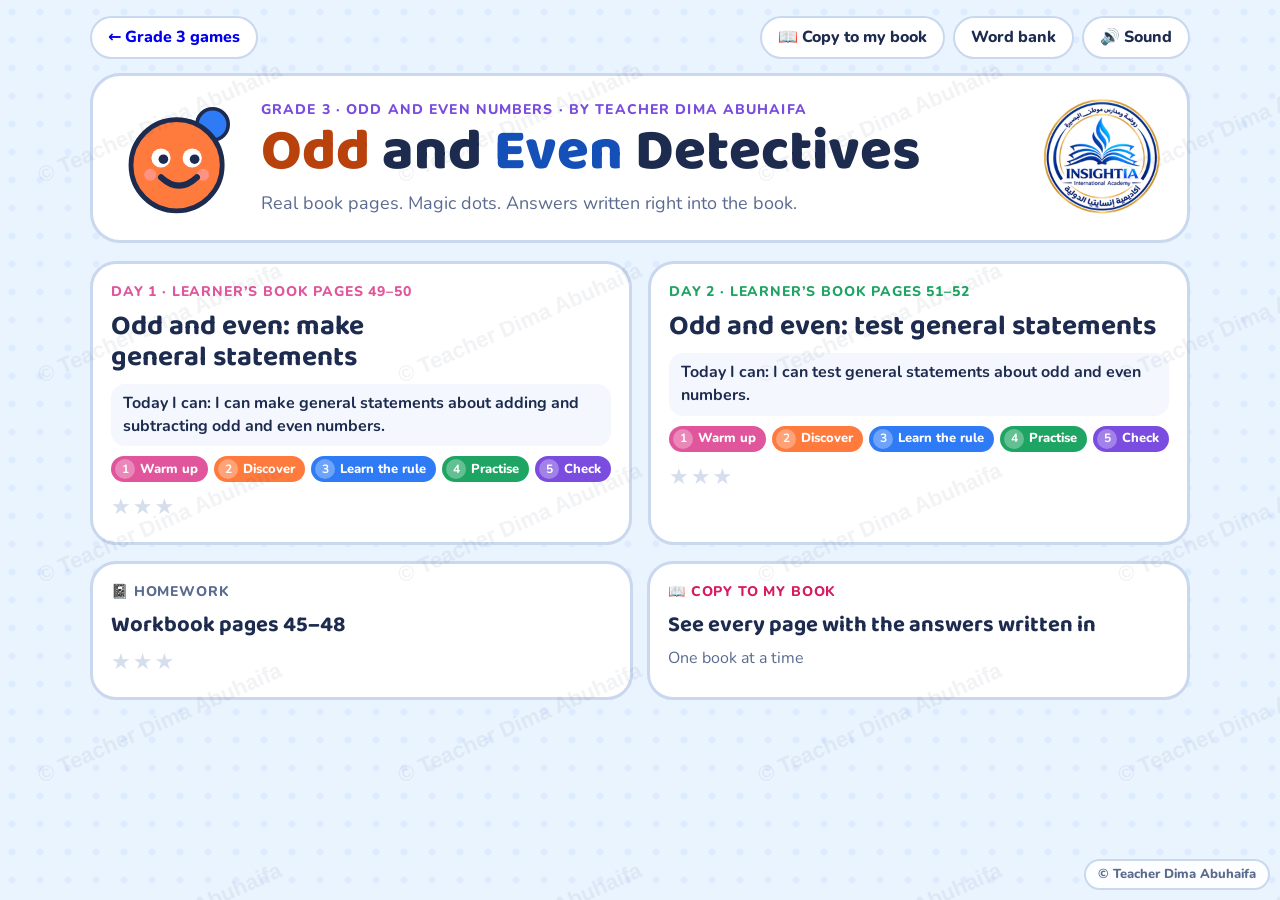
<file: grade-3/3.3-odd-and-even-detectives/index.html>
<!doctype html>
<html lang="en"><head><meta charset="utf-8"><meta name="viewport" content="width=device-width,initial-scale=1"><script>window.ODD_EVEN_STANDALONE=true;</script>
<title>Odd and Even Detectives</title><link rel="icon" type="image/png" href="../../assets/favicon.png"><link rel="apple-touch-icon" href="../../assets/insightia-logo.png">
<meta name="claude:viewport-fit-sides" content="cover">
<link rel="preconnect" href="https://fonts.googleapis.com">
<link rel="stylesheet" href="https://fonts.googleapis.com/css2?family=Baloo+2:wght@500;700;800&family=Nunito:wght@600;700;800&family=Gochi+Hand&display=swap">
<style>
/* Layout: lesson map -> one lesson at a time, five steps per day.
   The real book page is always on screen; answers are hand-written into its blanks.
   Colour code everywhere: ODD = orange, EVEN = blue. One bright look, chosen on purpose for projectors. */
:root{
  --bg:#EAF4FF; --paper:#FFFFFF; --ink:#1D2B4F; --soft:#5B6B8F; --line:#C9D8EE;
  --odd:#FF7A3D; --odd-soft:#FFE6D9; --odd-ink:#B8410C;
  --even:#2F7BF5; --even-soft:#DCE9FF; --even-ink:#1450B8;
  --good:#1FA563; --good-soft:#DDF6E8; --bad:#E5484D; --bad-soft:#FFE3E3;
  --star:#FFC21A; --purple:#7A4CE0; --purple-soft:#EEE7FF; --pen:#D81B60;
  --e1:#E0559B; --e2:#FF7A3D; --e3:#2F7BF5; --e4:#1FA563; --e5:#7A4CE0;
  --display:"Baloo 2","Trebuchet MS",system-ui,sans-serif;
  --body:"Nunito","Trebuchet MS",system-ui,sans-serif;
  --hand:"Gochi Hand","Comic Sans MS","Segoe Print",cursive;
  color-scheme:light;
}
html,body{min-height:100%}
body{margin:0;background:var(--bg);color:var(--ink);font-family:var(--body);font-size:18px;line-height:1.45;
  padding-left:max(16px,env(safe-area-inset-left,0px));padding-right:max(16px,env(safe-area-inset-right,0px));
  -webkit-tap-highlight-color:transparent;
  background-image:radial-gradient(circle at 12px 12px,rgba(47,123,245,.07) 3px,transparent 4px);background-size:28px 28px}
*{box-sizing:border-box}
button{font:inherit;color:inherit;cursor:pointer;border:0;background:none;touch-action:manipulation}
button:focus-visible{outline:4px solid var(--purple);outline-offset:3px}
h1,h2,h3{font-family:var(--display);line-height:1.1;text-wrap:balance;margin:0}
.wrap{max-width:1100px;margin:0 auto;padding-block:16px 60px}
.o{color:var(--odd-ink);font-weight:800}.e{color:var(--even-ink);font-weight:800}
.sub{color:var(--soft);font-size:16px;margin:0}
.row{display:flex;gap:12px;flex-wrap:wrap;align-items:center}.center{justify-content:center}
.stack{display:flex;flex-direction:column;gap:14px}

/* top bar */
.bar{display:flex;align-items:center;gap:8px;flex-wrap:wrap;margin-bottom:14px}
.bar .grow{flex:1}
.pill{display:inline-flex;align-items:center;gap:6px;background:var(--paper);border:2px solid var(--line);border-radius:999px;padding:8px 16px;font-weight:800;font-size:16px}
.pill:hover{border-color:var(--purple)} .pill.on{background:var(--purple-soft);border-color:var(--purple)}

/* buttons */
.big{display:inline-flex;align-items:center;justify-content:center;gap:8px;min-height:60px;min-width:110px;padding:10px 24px;border-radius:18px;font-family:var(--display);font-weight:800;font-size:24px;border:3px solid transparent;box-shadow:0 5px 0 rgba(29,43,79,.2);transition:transform .08s}
.big:active{transform:translateY(3px);box-shadow:0 2px 0 rgba(29,43,79,.2)}
.big.odd{background:var(--odd);color:#fff}.big.even{background:var(--even);color:#fff}.big.both{background:var(--purple);color:#fff}
.big.plain{background:var(--paper);border-color:var(--line)}.big.go{background:var(--good);color:#fff}.big.no{background:var(--bad);color:#fff}
.big.sel{outline:5px solid var(--star);outline-offset:2px}
.big.small{min-height:48px;font-size:19px;padding:6px 16px;min-width:0}
.big[disabled]{opacity:.4;pointer-events:none}
.opt{background:var(--paper);border:3px solid var(--line);border-radius:18px;padding:12px 18px;font-size:20px;font-weight:800;min-height:58px;text-align:left;box-shadow:0 4px 0 var(--line)}
.opt:hover{border-color:var(--purple)}.opt.right{background:var(--good-soft);border-color:var(--good)}.opt.wrongpick{background:var(--bad-soft);border-color:var(--bad)}
.choices{display:flex;gap:12px;flex-wrap:wrap;justify-content:center;margin:10px 0}
.choices.col{flex-direction:column;align-items:stretch;max-width:640px;margin-inline:auto}

/* home */
.hero{display:grid;grid-template-columns:auto 1fr auto;gap:22px;align-items:center;background:var(--paper);border-radius:30px;padding:22px 26px;border:3px solid var(--line);position:relative;overflow:hidden}
.hero h1{font-size:clamp(34px,5.6vw,58px);font-weight:800}
.tag{font-weight:800;font-size:14px;letter-spacing:.08em;text-transform:uppercase;color:var(--purple)}
.days{display:grid;grid-template-columns:repeat(auto-fit,minmax(300px,1fr));gap:16px;margin-top:18px}
.day{text-align:left;background:var(--paper);border:3px solid var(--line);border-radius:26px;padding:18px;display:flex;flex-direction:column;gap:10px;transition:transform .15s,border-color .15s;position:relative}
.day:hover{transform:translateY(-3px);border-color:var(--c,var(--purple))}
.day .when{font-weight:800;color:var(--c);text-transform:uppercase;letter-spacing:.06em;font-size:14px}
.day h2{font-size:28px}
.day .goal{background:#F4F8FE;border-radius:14px;padding:8px 12px;font-weight:700;font-size:16px}
.epath{display:flex;gap:6px;flex-wrap:wrap}
.echip{display:inline-flex;align-items:center;gap:5px;border-radius:999px;padding:3px 10px 3px 4px;font-size:13px;font-weight:800;color:#fff;background:var(--ec)}
.echip b{width:20px;height:20px;border-radius:50%;background:rgba(255,255,255,.3);display:grid;place-items:center;font-size:12px}
.echip.done::after{content:"\2713";margin-left:2px}
.daystars{font-size:22px;letter-spacing:2px}
.star-on{color:var(--star)}.star-off{color:#D5DEEC}
.mini-cards{display:grid;grid-template-columns:repeat(auto-fit,minmax(220px,1fr));gap:14px;margin-top:16px}

/* mascot + speech */
.guide{display:flex;gap:12px;align-items:flex-start;margin:6px 0 10px}
.mascot{flex:none;width:76px;height:76px;animation:bob 2.4s ease-in-out infinite}
.mascot.huge{width:120px;height:120px}
@keyframes bob{0%,100%{transform:translateY(0)}50%{transform:translateY(-6px)}}
.say{position:relative;background:var(--paper);border:3px solid var(--ink);border-radius:22px;padding:12px 16px;font-size:clamp(19px,2.4vw,23px);font-weight:800;min-width:0;flex:1;max-width:760px}
.say::before{content:"";position:absolute;left:-14px;top:22px;border:12px solid transparent;border-right-color:var(--ink);border-left:0}
.say .spk{float:right;margin:-4px -6px 4px 8px;width:42px;height:42px;border-radius:50%;background:var(--purple-soft);font-size:20px}
.say .nm{display:block;font-size:13px;color:var(--soft);text-transform:uppercase;letter-spacing:.06em}

/* lesson shell */
.lesson-head{display:flex;gap:14px;align-items:center;flex-wrap:wrap;background:var(--paper);border:3px solid var(--line);border-radius:24px;padding:12px 16px;margin-bottom:12px}
.schoollogo{width:120px;height:auto;display:block}.lesson-head .schoollogo{width:64px;margin-left:auto}
@media (max-width:600px){.hero .schoollogo{position:absolute;top:10px;right:10px;width:64px}}
.lesson-head h2{font-size:clamp(22px,3vw,30px)}
.today{font-weight:800;color:var(--soft);font-size:15px}
.today b{color:var(--ink)}
.stepper{display:flex;gap:8px;flex-wrap:wrap;margin-bottom:12px}
.step{display:flex;align-items:center;gap:8px;border-radius:16px;padding:6px 12px 6px 6px;background:var(--paper);border:3px solid var(--line);font-weight:800;font-size:15px;opacity:.75}
.step .n{width:30px;height:30px;border-radius:50%;display:grid;place-items:center;color:#fff;background:var(--ec);font-family:var(--display);font-size:16px}
.step .mins{font-size:12px;color:var(--soft);display:block;font-weight:700}
.step.now{border-color:var(--ec);opacity:1;box-shadow:0 0 0 4px color-mix(in srgb,var(--ec) 20%,transparent)}
.step.done{opacity:1}.step.done .n::after{content:"\2713"}.step.done .n span{display:none}
.card{background:var(--paper);border-radius:28px;border:3px solid var(--line);padding:20px;min-width:0;position:relative}
.estage-title{display:flex;align-items:center;gap:10px;margin-bottom:6px}
.estage-title .badge{border-radius:999px;padding:4px 14px;color:#fff;font-family:var(--display);font-weight:800;font-size:20px;background:var(--ec)}
.task{font-size:20px;font-weight:800;margin:8px 0}
.next-row{display:flex;justify-content:flex-end;margin-top:14px}
.split{display:grid;grid-template-columns:minmax(0,1.05fr) minmax(0,1fr);gap:18px;align-items:start}
.split > *{min-width:0}

/* book page */
.bookwrap{margin:8px 0}.bookwrap>.label{display:table;margin:0 6px 8px auto;background:var(--bk,#5B6B8F);color:#fff;border-radius:999px;padding:3px 12px;font-weight:800;font-size:13px}
.bookwrap.lb{--bk:var(--e2)} .bookwrap.wb{--bk:#5B6B8F}
.book{position:relative;border-radius:14px;overflow:hidden;box-shadow:0 10px 30px rgba(29,43,79,.18),0 0 0 3px #fff,0 0 0 6px var(--bk,#5B6B8F);background:#fff;container-type:inline-size}
.book .sheet{position:absolute;left:0;width:100%}
.book img{display:block;width:100%;height:100%;user-select:none;-webkit-user-drag:none}
.book.lb{--bk:var(--e2)} .book.wb{--bk:#5B6B8F}
.hw{position:absolute;display:flex;align-items:center;font-family:var(--hand);color:var(--pen);line-height:1;white-space:nowrap;pointer-events:none;clip-path:inset(0 100% 0 0);font-size:calc(var(--fs) * 1cqw)}
.hw.c{justify-content:center}
.hw.shown{clip-path:inset(0 0 0 0)}
.hw.go{animation:write 1.1s steps(16,end) forwards}
@keyframes write{to{clip-path:inset(0 0 0 0)}}
.shade{position:absolute;background:rgba(255,122,61,.62);mix-blend-mode:multiply;border-radius:2px;transform:scale(0);transition:transform .35s cubic-bezier(.3,1.6,.5,1)}
.shade.on{transform:scale(1)}
.hot{position:absolute;border-radius:10px;z-index:4}
.hot.hint{animation:hint 1.6s ease-in-out infinite}
@keyframes hint{0%,100%{box-shadow:0 0 0 0 rgba(122,76,224,0)}50%{box-shadow:0 0 0 4px rgba(122,76,224,.55)}}
.hot.picked{box-shadow:0 0 0 5px var(--star)!important;animation:none}
.hot.badtap{animation:badtap .5s}
@keyframes badtap{0%,100%{background:transparent}40%{background:rgba(229,72,77,.35)}}
.hot.used{background:rgba(255,255,255,.75);pointer-events:none;animation:none}
.marker{position:absolute;background:rgba(255,213,0,.45);mix-blend-mode:multiply;border-radius:6px;transform-origin:left;transform:scaleX(0);transition:transform .8s ease}
.marker.on{transform:scaleX(1)}
.book svg.lines{position:absolute;inset:0;width:100%;height:100%;pointer-events:none;z-index:3}
.book svg.lines line{stroke:var(--pen);stroke-width:7;stroke-linecap:round;stroke-dasharray:600;stroke-dashoffset:600;animation:draw .8s ease forwards}
.book svg.lines line.bad{stroke:var(--bad);stroke-dasharray:14 12;animation:none;opacity:.9}
@keyframes draw{to{stroke-dashoffset:0}}
.spark{position:absolute;z-index:6;pointer-events:none;font-size:22px;animation:spark .9s ease-out forwards}
@keyframes spark{from{transform:translate(0,0) scale(.4);opacity:1}to{transform:translate(var(--dx),var(--dy)) scale(1.1);opacity:0}}
.pagebtn{display:block;width:100%;padding:0;text-align:left}

/* dots */
.dotstage{position:relative;margin:6px auto;transition:height .3s;touch-action:pan-y}
.dotstage.drag{touch-action:none;cursor:grab}
.dot{position:absolute;border-radius:50%;border:2px solid rgba(29,43,79,.55);transition:left .7s cubic-bezier(.4,1.4,.5,1),top .7s,opacity .5s,transform .5s}
.dot.B{cursor:grab}
.dotstage.dragging .dot.B{transition:none}
.dot.gone{opacity:0;transform:translateY(-40px) scale(.4)!important}
.dot.marked::after{content:"";position:absolute;inset:-6px;border:3px dashed var(--bad);border-radius:50%}
.dot.lonely{animation:pulse 1s infinite}
@keyframes pulse{0%,100%{box-shadow:0 0 0 0 rgba(255,194,26,.9)}50%{box-shadow:0 0 0 10px rgba(255,194,26,0)}}
.dlabel{position:absolute;font-family:var(--display);font-weight:800;text-align:center;transition:opacity .4s,left .7s}
.glowbox{position:absolute;border:4px solid var(--even);border-radius:16px;box-shadow:0 0 0 6px rgba(47,123,245,.15),0 0 24px rgba(47,123,245,.45);opacity:0;transform:scale(1.15);transition:opacity .4s,transform .4s;pointer-events:none}
.glowbox.on{opacity:1;transform:scale(1)}
.draghint{position:absolute;font-weight:800;font-size:14px;color:var(--purple);white-space:nowrap;animation:nudge 1.2s ease-in-out infinite;pointer-events:none}
@keyframes nudge{0%,100%{transform:translateX(0)}50%{transform:translateX(-10px)}}
.sdots{display:inline-grid;grid-auto-flow:column;grid-template-rows:repeat(2,var(--s,18px));gap:3px;vertical-align:middle}
.sdots b{width:var(--s,18px);height:var(--s,18px);border-radius:50%;border:1.5px solid rgba(29,43,79,.45);display:block}
.sdots b.lone{box-shadow:0 0 0 3px var(--star);animation:pulse 1s infinite}
.numdots{display:inline-flex;align-items:center;gap:6px;flex-wrap:wrap;justify-content:center}
.pairsblock{display:inline-flex;flex-direction:column;align-items:center;justify-content:center;min-width:62px;min-height:40px;padding:4px 10px;border-radius:12px;border:2px dashed var(--even);color:var(--even-ink);font-family:var(--display);font-weight:800;font-size:20px;line-height:1;background:radial-gradient(circle,rgba(47,123,245,.28) 3px,transparent 4px) 0 0/12px 12px,#EEF4FF}
.pairsblock small{font-family:var(--body);font-size:11px;font-weight:800;text-transform:uppercase;letter-spacing:.05em}
.plus{font-family:var(--display);font-weight:800;font-size:26px}
.test{background:#F4F8FE;border:2px solid var(--line);border-radius:18px;padding:10px 12px;margin:8px 0;min-width:0}
.tests{display:grid;grid-template-columns:repeat(auto-fit,minmax(240px,1fr));gap:10px}
.tests .test{margin:0}
.rl{text-align:center;font-weight:800;font-size:17px;margin-top:2px}
.eqline{font-family:var(--display);font-size:26px;font-weight:800;text-align:center}
.chip.qjump{font-size:18px;padding:6px 14px;min-height:40px;cursor:pointer;border:0}
.chip{display:inline-block;border-radius:999px;padding:1px 12px;font-size:16px;font-weight:800;color:#fff;vertical-align:middle}
.chip.odd{background:var(--odd)}.chip.even{background:var(--even)}
.claim{display:flex;gap:10px;align-items:center;justify-content:center;flex-wrap:wrap;font-weight:800;margin:6px 0}

/* pairing towers (engage) */
.numpad{display:grid;grid-template-columns:repeat(6,minmax(0,1fr));gap:8px;max-width:520px;margin:10px auto}
.numpad button{height:62px;border-radius:16px;background:var(--paper);border:3px solid var(--line);font-family:var(--display);font-size:30px;font-weight:800}
.numpad button.odd{background:var(--odd);border-color:var(--odd-ink);color:#fff}
.numpad button.even{background:var(--even);border-color:var(--even-ink);color:#fff}
.pairs{display:flex;gap:10px;justify-content:center;align-items:flex-start;min-height:120px;flex-wrap:wrap;margin:10px 0}
.cap{display:flex;flex-direction:column;gap:6px;padding:6px;border-radius:999px;border:3px solid transparent;animation:capin .4s backwards}
.cap.full{border-color:rgba(47,123,245,.5);background:rgba(47,123,245,.08)}
.cap.alone{border-color:transparent}
.cap i{width:40px;height:40px;border-radius:50%;display:block;border:2px solid rgba(29,43,79,.5)}
.cap.alone i{animation:pulse 1s infinite}
@keyframes capin{from{transform:translateY(-30px) scale(.5);opacity:0}}
.verdict{text-align:center;font-family:var(--display);font-size:clamp(22px,3.2vw,30px);font-weight:800}

/* rule cards */
.flips{display:grid;grid-template-columns:repeat(auto-fit,minmax(260px,1fr));gap:12px}
.flip{perspective:900px;min-height:260px}
.flip .in{position:relative;width:100%;height:100%;min-height:260px;transition:transform .7s;transform-style:preserve-3d}
.flip.on .in{transform:rotateY(180deg)}
.flip .f,.flip .b{position:absolute;inset:0;backface-visibility:hidden;border-radius:22px;border:3px solid var(--line);display:flex;flex-direction:column;align-items:center;justify-content:center;padding:10px;background:var(--paper)}
.flip .f{background:linear-gradient(135deg,#7A4CE0,#2F7BF5);color:#fff;font-family:var(--display);font-size:32px;font-weight:800;cursor:pointer;border:0}
.flip .f small{font-family:var(--body);font-size:15px;opacity:.9}
.flip .b{transform:rotateY(180deg)}
.frame{background:#FFF8E1;border:3px solid #F2C94C;border-radius:18px;padding:12px 16px;font-size:clamp(19px,2.4vw,24px);font-weight:800;text-align:center}

/* thumbs */
.thumbs{display:flex;gap:16px;justify-content:center;margin:12px 0}
.thumb{width:130px;height:110px;border-radius:24px;font-size:56px;box-shadow:0 6px 0 rgba(29,43,79,.2);display:flex;flex-direction:column;align-items:center;justify-content:center;line-height:1}
.thumb small{font-family:var(--display);font-weight:800;font-size:18px;color:#fff;margin-top:4px}
.thumb.up{background:var(--good)}.thumb.down{background:var(--bad)}
.bigstate{font-family:var(--display);font-size:clamp(28px,5vw,48px);font-weight:800;text-align:center;margin:10px 0}

/* who / stamps */
.who{display:flex;gap:14px;align-items:flex-start;margin:10px 0;position:relative}
.avatar{flex:none;width:72px;height:72px;border-radius:50%;display:grid;place-items:center;font-family:var(--display);font-weight:800;font-size:32px;color:#fff;border:4px solid #fff;box-shadow:0 0 0 3px var(--line)}
.bubble{position:relative;background:var(--paper);border:3px solid var(--ink);border-radius:22px;padding:12px 16px;font-size:clamp(19px,2.6vw,24px);font-weight:800;min-width:0}
.bubble::before{content:"";position:absolute;left:-14px;top:22px;border:12px solid transparent;border-right-color:var(--ink);border-left:0}
.bubble .name{display:block;font-size:14px;color:var(--soft);text-transform:uppercase;letter-spacing:.06em}
.stamp{position:absolute;right:4%;top:50%;font-family:var(--display);font-weight:800;font-size:clamp(20px,3.4vw,34px);color:var(--bad);border:5px solid var(--bad);border-radius:12px;padding:2px 14px;transform:translateY(-50%) rotate(-10deg) scale(3);opacity:0;transition:transform .35s cubic-bezier(.3,1.5,.5,1),opacity .2s;background:rgba(255,255,255,.85);pointer-events:none}
.stamp.on{transform:translateY(-50%) rotate(-10deg) scale(1);opacity:1}

/* pascal */
.pascal{display:flex;flex-direction:column;align-items:center;gap:6px;margin:10px 0}
.prow{display:flex;gap:6px}
.pc{width:clamp(36px,6.4vw,54px);height:clamp(36px,6.4vw,54px);border-radius:50%;background:var(--paper);border:3px solid var(--line);font-family:var(--display);font-weight:800;font-size:clamp(15px,2.6vw,22px);transition:background .3s,transform .2s,border-color .3s}
.pc.ev{background:var(--even);border-color:var(--even-ink);color:#fff;transform:scale(1.05)}
.pc.od{background:var(--odd-soft);border-color:var(--odd)}
.pc.shake{animation:shake .4s}
.pc.parent{box-shadow:0 0 0 5px var(--star)}
.pc.kid{box-shadow:0 0 0 5px var(--purple)}
.pascal.reveal .pc.ev{animation:glow 1.2s ease-in-out 2}
@keyframes glow{50%{box-shadow:0 0 0 8px rgba(47,123,245,.35);transform:scale(1.15)}}
@keyframes shake{0%,100%{transform:translateX(0)}25%{transform:translateX(-6px)}75%{transform:translateX(6px)}}
.found{display:flex;gap:8px;flex-wrap:wrap;justify-content:center}
.found > span{border-radius:999px;padding:6px 14px;font-weight:800;border:3px dashed var(--line);color:var(--soft)}
.found > span.got{border-style:solid;border-color:var(--good);background:var(--good-soft);color:var(--ink)}

/* cards game */
.pcards{display:flex;gap:18px;justify-content:center;align-items:center;margin:10px 0}
.pcard{width:118px;height:160px;perspective:800px}
.pcard .in{position:relative;width:100%;height:100%;transition:transform .6s;transform-style:preserve-3d}
.pcard.on .in{transform:rotateY(180deg)}
.pcard .f,.pcard .b{position:absolute;inset:0;border-radius:18px;backface-visibility:hidden;display:flex;flex-direction:column;align-items:center;justify-content:center;gap:8px;border:4px solid #fff;box-shadow:0 6px 16px rgba(29,43,79,.2)}
.pcard .f{background:repeating-linear-gradient(45deg,#7A4CE0 0 12px,#8E66E8 12px 24px)}
.pcard .b{transform:rotateY(180deg);background:var(--paper);font-family:var(--display);font-size:54px;font-weight:800;line-height:1}

/* feedback */
.fb{margin-top:12px;border-radius:18px;padding:12px 16px;font-size:18px;font-weight:700;display:flex;gap:12px;align-items:flex-start;flex-wrap:wrap;animation:fbin .3s}
@keyframes fbin{from{transform:translateY(8px);opacity:0}}
.fb.good{background:var(--good-soft);border:3px solid var(--good)}.fb.bad{background:var(--bad-soft);border:3px solid var(--bad)}.fb.info{background:var(--purple-soft);border:3px solid var(--purple)}
.fb .msg{flex:1;min-width:200px}.fb .face{font-size:30px;line-height:1}.fb .viz{width:100%}

/* odd lines board */
.olines{display:flex;gap:8px;flex-wrap:wrap;justify-content:center;margin:8px 0}
.olines button{border-radius:12px;padding:6px 10px;font-weight:800;font-size:15px;background:#F1F5FB;color:var(--soft);border:2px solid var(--line)}
.olines button.ok{background:var(--good-soft);color:var(--good);border-color:var(--good)}
.olines button.no{background:var(--bad-soft);color:var(--bad);border-color:var(--bad)}
.g4{display:grid;grid-template-columns:repeat(4,minmax(0,64px));gap:5px;justify-content:center;margin:10px auto}
.g4 button{aspect-ratio:1;border:3px solid var(--ink);border-radius:10px;background:#fff;font-family:var(--hand);font-size:34px;color:var(--pen)}
.tray{display:flex;gap:6px;justify-content:center;flex-wrap:wrap;margin:8px 0}
.tray button{min-width:48px;height:52px;border-radius:14px;font-family:var(--display);font-size:24px;font-weight:800;color:#fff}
.tray .odd{background:var(--odd)}.tray .even{background:var(--even)}
.tray button.pick{outline:5px solid var(--star);outline-offset:2px}.tray button.used{opacity:.2;pointer-events:none}

/* win / certificate */
.cert{text-align:center;padding:10px 0}
.lwicd{max-width:720px;margin:14px auto;border-radius:12px;overflow:hidden;text-align:left}
.lwicd .t{background:#3F8F9C;color:#fff;font-weight:800;padding:10px 16px;font-size:20px}
.lwicd .bdy{background:#A0C9CF;padding:14px 16px;display:flex;gap:14px;align-items:center;font-weight:700;font-size:19px}
.lwicd .box{flex:none;width:40px;height:40px;background:#fff;border-radius:6px;display:grid;place-items:center;font-family:var(--hand);font-size:40px;color:var(--pen)}
.lwicd .box span{clip-path:inset(0 100% 0 0);animation:write .8s .6s steps(8,end) forwards}
.bigstars{font-size:60px;letter-spacing:8px}
.confetti{position:fixed;inset:0;pointer-events:none;z-index:60;overflow:hidden}
.confetti i{position:absolute;top:-20px;width:12px;height:16px;border-radius:3px;animation:fall 1.9s linear forwards}
@keyframes fall{to{transform:translateY(110vh) rotate(720deg)}}

/* answer book */
.booktabs{display:flex;gap:10px;flex-wrap:wrap;justify-content:center;margin:12px 0}
.booktabs button{font-family:var(--display);font-weight:800;font-size:22px;padding:10px 22px;border-radius:16px;border:3px solid var(--line);background:var(--paper)}
.booktabs button.on.lb{background:var(--odd-soft);border-color:var(--odd)}.booktabs button.on.wb{background:#E7EBF1;border-color:#5B6B8F}
.pagehead{font-family:var(--display);font-weight:800;font-size:24px;margin-top:16px}
.modal{position:fixed;inset:0;background:rgba(29,43,79,.6);z-index:50;overflow:auto;padding:16px max(16px,env(safe-area-inset-right,0px)) 30px max(16px,env(safe-area-inset-left,0px))}
.modal .inner{max-width:1100px;margin:0 auto}
.modal .closeb{position:sticky;top:0;z-index:10;display:flex;justify-content:flex-end;margin-bottom:8px}

@media (max-width:820px){
  .split{grid-template-columns:1fr}
}
@media (max-width:600px){
  body{font-size:17px}
  .hero{grid-template-columns:1fr;padding:18px}
  .card{padding:14px;border-radius:22px}
  .big{min-width:90px;font-size:21px;padding:8px 16px}
  .mascot{width:56px;height:56px}
  .step .t{display:none}
  .thumb{width:110px;height:96px;font-size:46px}
  .pcard{width:96px;height:132px}
  .cap i{width:30px;height:30px}
}
@media (prefers-reduced-motion:reduce){*{animation-duration:.01ms!important;transition-duration:.01ms!important}.hw.go{clip-path:inset(0 0 0 0)}}
@media print{.bar,.booktabs,.noprint{display:none!important}body{background:#fff}.book{break-inside:avoid;box-shadow:none}}
</style>
<div class="wrap" id="app"></div>
<style>
/* Watermark (website copy only) */
.book::after{content:"";position:absolute;inset:0;z-index:4;pointer-events:none;opacity:.18;
  background-image:url("data:image/svg+xml,%3Csvg xmlns='http://www.w3.org/2000/svg' width='360' height='200'%3E%3Ctext x='20' y='120' transform='rotate(-24 180 100)' font-family='Arial,sans-serif' font-size='22' font-weight='700' fill='%231D2B4F'%3E%C2%A9 Teacher Dima Abuhaifa%3C/text%3E%3C/svg%3E");background-size:360px 200px}
body::after{content:"";position:fixed;inset:0;z-index:40;pointer-events:none;opacity:.06;background-image:url("data:image/svg+xml,%3Csvg xmlns='http://www.w3.org/2000/svg' width='360' height='200'%3E%3Ctext x='20' y='120' transform='rotate(-24 180 100)' font-family='Arial,sans-serif' font-size='22' font-weight='700' fill='%231D2B4F'%3E%C2%A9 Teacher Dima Abuhaifa%3C/text%3E%3C/svg%3E");background-size:360px 200px}
@media print{body::after{display:none}}
.wmark{position:fixed;right:10px;bottom:10px;z-index:50;background:rgba(255,255,255,.88);border:2px solid var(--line);border-radius:999px;padding:4px 12px;font-weight:800;font-size:13px;color:var(--soft);pointer-events:none}
@media print{.wmark{position:static;display:block;text-align:center;margin-top:10px}}
</style>

</head><body>
<div class="wmark">© Teacher Dima Abuhaifa</div>
<script>
(function(){
"use strict";
var app=document.getElementById('app');
var isOdd=function(n){return n%2===1};
var par=function(n){return isOdd(n)?'odd':'even'};
var MINUS='−';
var sum=function(a){return a.reduce(function(x,y){return x+y},0)};
var IMG=window.ODD_EVEN_IMG_BASE||'img/';

/* ---------- saved progress (optional, this device only) ---------- */
var STORE='oddEvenDetectives.v3';
var SAVE={};try{SAVE=JSON.parse(localStorage.getItem(STORE)||'{}')||{}}catch(e){SAVE={}}
SAVE.done=SAVE.done||{};SAVE.stars=SAVE.stars||{};
function persist(){try{localStorage.setItem(STORE,JSON.stringify(SAVE))}catch(e){}}

/* ---------- sound + voice ---------- */
var muted=!!SAVE.muted,ac=null;
function tone(freqs,dur,type){
  if(muted)return;
  try{ac=ac||new (window.AudioContext||window.webkitAudioContext)();
    freqs.forEach(function(f,i){var o=ac.createOscillator(),g=ac.createGain();o.type=type||'triangle';o.frequency.value=f;var t=ac.currentTime+i*dur;
      g.gain.setValueAtTime(.0001,t);g.gain.exponentialRampToValueAtTime(.16,t+.02);g.gain.exponentialRampToValueAtTime(.0001,t+dur);o.connect(g);g.connect(ac.destination);o.start(t);o.stop(t+dur+.02)});
  }catch(e){}
}
var sGood=function(){tone([523,659,784],.1)},sBad=function(){tone([300,220],.15,'sine')},sWin=function(){tone([523,659,784,1047,784,1047,1319],.11)},sPop=function(){tone([660,880],.06)},sWrite=function(){tone([1200,1500,1800],.05,'sine')},sSnap=function(){tone([392,523,784],.07)};
var canSpeak='speechSynthesis' in window;
function speak(t){if(!canSpeak)return;try{speechSynthesis.cancel();var u=new SpeechSynthesisUtterance(t.replace(/<[^>]+>/g,'').replace(/−/g,' minus '));u.rate=.85;u.lang='en-GB';speechSynthesis.speak(u)}catch(e){}}

/* ---------- helpers ---------- */
function h(tag,attrs,kids){
  var el=document.createElement(tag);
  if(attrs)for(var k in attrs){var v=attrs[k];if(v==null)continue;
    if(k==='class')el.className=v;else if(k==='html')el.innerHTML=v;else if(k.slice(0,2)==='on')el.addEventListener(k.slice(2),v);else if(k==='style')el.style.cssText=v;else el.setAttribute(k,v)}
  (kids||[]).forEach(function(c){if(c==null)return;el.appendChild(typeof c==='string'?document.createTextNode(c):c)});
  return el;
}
function shuffle(a){a=a.slice();for(var i=a.length-1;i>0;i--){var j=Math.floor(Math.random()*(i+1));var t=a[i];a[i]=a[j];a[j]=t}return a}
function starStr(n){var s='';for(var i=0;i<3;i++)s+='<span class="'+(i<n?'star-on':'star-off')+'">★</span>';return s}
function chip(n){return '<span class="chip '+par(n)+'">'+par(n)+'</span>'}
function word(w){return '<span class="'+(w==='odd'?'o':'e')+'">'+w+'</span>'}
function cw(s){return s.replace(/\bodd\b/g,'<span class="o">odd</span>').replace(/\beven\b/g,'<span class="e">even</span>')}
function later(fn,ms){return setTimeout(fn,ms)}
var ODDC=['#FF7A3D','#FFB07F','#FFD2B3'],EVENC=['#2F7BF5','#86B3FF','#BCD4FF'];
function pcol(n,k){return (isOdd(n)?ODDC:EVENC)[(k||0)%3]}
function confetti(n){
  var c=h('div',{class:'confetti'});var cols=['#FF7A3D','#2F7BF5','#FFC21A','#1FA563','#7A4CE0','#E0559B'];
  for(var i=0;i<(n||70);i++){var p=h('i');p.style.left=Math.random()*100+'%';p.style.background=cols[i%6];p.style.animationDelay=Math.random()*.7+'s';p.style.animationDuration=(1.4+Math.random())+'s';if(i%3===0)p.style.borderRadius='50%';c.appendChild(p)}
  document.body.appendChild(c);later(function(){c.remove()},3200);
}

/* ---------- Dotty the mascot ---------- */
function mascot(cls,mood){
  var mouth=mood==='wow'?'<ellipse cx="50" cy="70" rx="7" ry="8" fill="#1D2B4F"/>':'<path d="M35 66 Q50 80 65 66" stroke="#1D2B4F" stroke-width="5" fill="none" stroke-linecap="round"/>';
  return h('div',{class:'mascot '+(cls||''),'aria-hidden':'true',html:'<svg viewBox="0 0 100 100" width="100%" height="100%"><circle cx="78" cy="22" r="13" fill="#2F7BF5" stroke="#1D2B4F" stroke-width="3"/><circle cx="48" cy="56" r="38" fill="#FF7A3D" stroke="#1D2B4F" stroke-width="4"/><circle cx="35" cy="50" r="8" fill="#fff"/><circle cx="61" cy="50" r="8" fill="#fff"/><circle cx="37" cy="51" r="4" fill="#1D2B4F"/><circle cx="63" cy="51" r="4" fill="#1D2B4F"/><circle cx="26" cy="64" r="5" fill="#FF9E9E" opacity=".7"/><circle cx="70" cy="64" r="5" fill="#FF9E9E" opacity=".7"/>'+mouth+'</svg>'});
}
function guide(text,mood){
  var g=h('div',{class:'guide'});g.appendChild(mascot('',mood));
  var s=h('div',{class:'say'});
  if(canSpeak){s.appendChild(h('button',{class:'spk','aria-label':'Read to me',onclick:function(){speak(text)}},['🔊']))}
  s.appendChild(h('span',{class:'nm'},['Dotty says']));
  s.appendChild(h('span',{html:cw(text)}));
  g.appendChild(s);return g;
}

/* ---------- static dot pictures ---------- */
function sdots(n,s,color,noLone){
  var g=h('span',{class:'sdots',style:'--s:'+(s||18)+'px','aria-hidden':'true'});
  for(var i=0;i<n;i++){var b=h('b');b.style.background=color||pcol(n);if(!noLone&&isOdd(n)&&i===n-1)b.className='lone';g.appendChild(b)}
  return g;
}
function numDots(n,s,lim){
  var w=h('span',{class:'numdots','aria-label':n+' as pairs'});
  if(n<=(lim||20)){w.appendChild(sdots(n,s));return w}
  var big=n-n%10;var blk=h('span',{class:'pairsblock'});blk.innerHTML=big+'<small>all pairs</small>';w.appendChild(blk);
  if(n%10){w.appendChild(h('span',{class:'plus'},['+']));w.appendChild(sdots(n%10,s,isOdd(n)?ODDC[0]:EVENC[0]))}
  return w;
}
function numWhy(n){
  var o=n%10;
  if(n<=20)return n+' = '+Math.floor(n/2)+' pairs'+(isOdd(n)?' + <b class="o">1 left over</b> → '+word('odd'):'. Nothing left over → '+word('even'));
  return (n-o)+' is all pairs. Ones: '+o+(isOdd(o)?' → <b class="o">1 left over</b> → '+word('odd'):' → nothing left over → '+word('even'));
}

/* ---------- animated, draggable dot stage ----------
   Dots fill 2 rows column by column (top, bottom, top...). Each shape starts where the
   last one ended, so the second shape's first dot slots into an odd shape's gap (the book's L-shapes). */
function DotStage(terms,op,opts){
  opts=opts||{};op=op||'+';
  var el=h('div',{class:'dotstage'});
  var total=op==='+'?sum(terms):terms[0];
  var dots=[],owner=[],labels=[];
  if(op==='+'){
    terms.forEach(function(t,k){
      for(var j=0;j<t;j++){var d=h('div',{class:'dot'+(k>0?' B':'')});d.style.background=pcol(t,k);dots.push(d);owner.push(k);el.appendChild(d)}
      var lb=h('div',{class:'dlabel'},[String(t)]);labels.push(lb);el.appendChild(lb);
    });
  }else{
    var a=terms[0],b=terms[1];
    for(var j=0;j<a;j++){var d=h('div',{class:'dot'+(j>=a-b?' marked':'')});d.style.background=pcol(a);dots.push(d);owner.push(0);el.appendChild(d)}
    var lb=h('div',{class:'dlabel'},[String(a)]);labels.push(lb);el.appendChild(lb);
  }
  var glow=h('div',{class:'glowbox'});el.appendChild(glow);
  var joined=false,GAP=op==='+'&&terms.length>1?1.7:0,geo={};
  var canDrag=opts.drag&&op==='+'&&terms.length===2&&terms[1]>0;
  var hint=null;
  if(canDrag){el.classList.add('drag');hint=h('div',{class:'draghint'},['👆 drag the dots ←']);el.appendChild(hint)}
  function prefix(k){var p=0;for(var i=0;i<k;i++)p+=terms[i];return p}
  function layout(){
    var w=el.clientWidth||300;
    var apartCols=Math.ceil(total/2)+GAP*(terms.length-1)+.2;
    var d=Math.max(13,Math.min(opts.max||46,Math.floor(w/(Math.max(apartCols,2)*1.14))));
    var step=d*1.14,gap=joined?0:GAP;
    var cols=Math.ceil(total/2)+(op==='+'?gap*(terms.length-1):0);
    var x0=Math.max(0,(w-cols*step)/2+(step-d)/2),top=26;
    geo={d:d,step:step,x0:x0,top:top,gapPx:GAP*step};
    el.style.height=(top+2*step+8+(hint&&!joined?26:0))+'px';
    dots.forEach(function(dt,i){dt.style.width=dt.style.height=d+'px';var col=Math.floor(i/2),row=i%2,k=owner[i];dt.style.left=(x0+(col+k*gap)*step)+'px';dt.style.top=(top+row*step)+'px'});
    labels.forEach(function(lb,k){
      var p=op==='+'?prefix(k):0,t=op==='+'?terms[k]:total;
      var c1=Math.floor(p/2)+k*gap,c2=Math.floor((p+Math.max(t,1)-1)/2)+k*gap;
      lb.style.left=(x0+c1*step)+'px';lb.style.width=((c2-c1+1)*step-(step-d))+'px';lb.style.top='-2px';lb.style.fontSize=Math.max(15,Math.min(21,d*.6))+'px';
      lb.style.opacity=joined&&op==='+'?0:1;
      if(op==='-'){lb.textContent=joined?String(terms[0]-terms[1]):String(terms[0]);lb.style.color=joined?(isOdd(terms[0]-terms[1])?'var(--odd-ink)':'var(--even-ink)'):'var(--ink)'}
    });
    if(hint){var bx=x0+(Math.floor(terms[0]/2)+GAP)*step;hint.style.left=Math.max(0,Math.min(bx,w-150))+'px';hint.style.top=(top+2*step+2)+'px';hint.style.display=joined?'none':''}
    if(joined){var left=op==='+'?total:terms[0]-terms[1];var c=Math.ceil(left/2);
      glow.style.left=(x0-6)+'px';glow.style.top=(top-6)+'px';glow.style.width=(c*step-(step-d)+12)+'px';glow.style.height=(2*step-(step-d)+12)+'px'}
  }
  function lonely(){
    dots.forEach(function(dt){dt.classList.remove('lonely')});
    if(!joined){
      if(op==='+')dots.forEach(function(dt,i){var p=i^1;if(p>=dots.length||owner[p]!==owner[i])dt.classList.add('lonely')});
      else if(isOdd(total))dots[total-1].classList.add('lonely');
    }else{var left=op==='+'?total:terms[0]-terms[1];if(isOdd(left))dots[left-1].classList.add('lonely');else if(left>0)glow.classList.add('on')}
  }
  requestAnimationFrame(function(){layout();lonely()});
  if(window.ResizeObserver)new ResizeObserver(function(){layout()}).observe(el);
  var api={el:el,done:false,onJoin:null};
  function go(cb){
    if(joined){if(cb)cb();return}
    joined=true;api.done=true;sSnap();
    if(op==='-')dots.forEach(function(dt,i){if(i>=terms[0]-terms[1])dt.classList.add('gone')});
    dots.forEach(function(dt){dt.classList.remove('lonely');if(owner[dt._i]!==0)dt.style.transform=''});
    dots.forEach(function(dt){dt.style.transform=''});labels.forEach(function(l){l.style.transform=''});
    layout();later(function(){lonely();if(cb)cb();if(api.onJoin)api.onJoin()},760);
  }
  api.go=go;
  if(canDrag){
    var startX=null,dx=0;
    el.addEventListener('pointerdown',function(e){if(joined)return;if(!e.target.classList.contains('B')&&e.target!==labels[1])return;startX=e.clientX;dx=0;el.classList.add('dragging');try{el.setPointerCapture(e.pointerId)}catch(_){}e.preventDefault()});
    el.addEventListener('pointermove',function(e){if(startX==null)return;dx=Math.max(-geo.gapPx,Math.min(20,e.clientX-startX));dots.forEach(function(dt,i){if(owner[i]===1)dt.style.transform='translateX('+dx+'px)'});labels[1].style.transform='translateX('+dx+'px)'});
    function end(){if(startX==null)return;startX=null;el.classList.remove('dragging');if(dx<-geo.gapPx*.4)go();else{dots.forEach(function(dt){dt.style.transform=''});labels[1].style.transform=''}}
    el.addEventListener('pointerup',end);el.addEventListener('pointercancel',end);
  }
  return api;
}
function exprStr(terms,op){return terms.join(op==='+'?' + ':' '+MINUS+' ')}
function resOf(terms,op){return op==='-'?terms[0]-terms[1]:sum(terms)}
function resultLine(terms,op){var r=resOf(terms,op);
  return '<div class="rl"><div class="eqline">'+exprStr(terms,op)+' = '+r+' '+chip(r)+'</div>'+(isOdd(r)?'<b class="o">1 dot left over</b>':'<b class="e">Every dot has a partner</b>')+'</div>'}
function TestPanel(terms,op,opts){
  opts=opts||{};op=op||'+';
  var box=h('div',{class:'test'});
  if(opts.title)box.appendChild(h('div',{class:'rl',html:opts.title}));
  var st=DotStage(terms,op,{max:opts.max||42,drag:!opts.auto&&op==='+'&&terms.length===2});box.appendChild(st.el);
  var out=h('div'),played=false,waiters=[];
  function finish(){out.innerHTML=resultLine(terms,op)+(opts.after?'<div class="rl" style="font-weight:700">'+opts.after+'</div>':'');var w=waiters;waiters=[];w.forEach(function(f){f()});if(opts.onDone)opts.onDone()}
  st.onJoin=function(){if(!played){played=true;if(btnRow)btnRow.remove();finish()}};
  function run(cb){if(cb)waiters.push(cb);if(played){finish();return}played=true;if(btnRow)btnRow.remove();st.go(function(){finish()})}
  var btnRow=null;
  if(!opts.auto&&!opts.noButton){btnRow=h('div',{class:'row center'},[h('button',{class:'big both small',onclick:function(){run()}},[op==='+'?'✨ Join':'✨ Take away'])]);box.appendChild(btnRow)}
  box.appendChild(out);
  if(opts.auto)later(function(){run()},450);
  return {el:box,run:run};
}
function BigSum(a,b,opts){
  opts=opts||{};var w=h('div');
  if(a<=20&&b<=20){var tp=TestPanel([a,b],'+',opts);w.appendChild(tp.el);return {el:w,run:tp.run}}
  var row=h('div',{class:'claim'});row.appendChild(numDots(a,15,9));row.appendChild(h('span',{class:'plus'},['+']));row.appendChild(numDots(b,15,9));w.appendChild(row);
  w.appendChild(h('p',{class:'sub',style:'text-align:center',html:'Tens and hundreds are always pairs. Only the <b>ones</b> can have a dot left over.'}));
  var tp2=TestPanel([a%10,b%10],'+',Object.assign({},opts,{title:'Join the ones'}));w.appendChild(tp2.el);
  return {el:w,run:tp2.run};
}

/* ---------- feedback + choices ---------- */
function feedback(host,kind,html,viz){
  var old=host.querySelector(':scope > .fb');if(old)old.remove();
  var f=h('div',{class:'fb '+kind,role:'status'});
  f.innerHTML='<span class="face" aria-hidden="true">'+(kind==='good'?'⭐':kind==='bad'?'🤔':'💡')+'</span><div class="msg">'+html+'</div>';
  if(viz){var v=h('div',{class:'viz'});v.appendChild(viz);f.appendChild(v)}
  host.appendChild(f);later(function(){f.scrollIntoView({behavior:'smooth',block:'nearest'})},80);
  return f;
}
function choiceQ(box,api,opts,onRight,cfg){
  cfg=cfg||{};var wrap=h('div',{class:'choices'+(cfg.col?' col':'')}),solved=false;
  opts.forEach(function(o){
    var b=h('button',{class:(cfg.cls?cfg.cls(o):'opt'),html:o.html||o.label});
    b.addEventListener('click',function(){
      if(solved)return;
      if(o.ok){solved=true;b.classList.add('right','sel');sGood();Array.prototype.forEach.call(wrap.children,function(x){if(x!==b)x.disabled=true});onRight(o,b)}
      else{api.miss();sBad();b.classList.add('wrongpick');b.disabled=true;feedback(box,'bad',o.why||cfg.wrongMsg||'Not quite. Test it with dots!',o.viz?o.viz():null)}
    });
    wrap.appendChild(b);
  });
  box.appendChild(wrap);return wrap;
}

/* =====================================================================
   THE BOOK PAGES (high-resolution scans) and their answer key
   ===================================================================== */
var PAGES={
  wb45:{w:1600,h:913,book:'wb',n:45},wb46:{w:1447,h:2031,book:'wb',n:46},wb47:{w:1471,h:2003,book:'wb',n:47},wb48:{w:1456,h:774,book:'wb',n:48},
  lb49:{w:1523,h:634,book:'lb',n:49},lb50:{w:1490,h:1954,book:'lb',n:50},lb51:{w:1471,h:1941,book:'lb',n:51},lb52:{w:1493,h:1959,book:'lb',n:52}
};
var BOOKNAME={lb:"Learner's Book",wb:'Workbook'};
/* [page, x, y, w, h, text, align, fontPx] in page pixels */
var ANS={
  wb1:['wb46',524,536,80,56,'H','c',56],
  wb2a:['wb46',274,1180,71,71,'16','c',46],wb2b:['wb46',729,1180,71,71,'42','c',46],wb2c:['wb46',1165,1180,71,71,'106','c',42],wb2s:['wb46',723,1358,147,52,'even','c',44],
  wb4a1:['wb47',190,364,1180,52,'Always true. 1 + 3 = 4, 25 + 13 = 38','l',42],wb4a2:['wb47',190,449,1180,52,'(odd + odd = even)','l',42],
  wb4b1:['wb47',190,597,1180,52,'Never true. 1 + 3 + 5 = 9, which is odd.','l',42],wb4b2:['wb47',190,682,1180,52,'(odd + odd = even, then even + odd = odd)','l',42],
  wb5a:['wb47',260,915,71,71,'17','c',46],wb5b:['wb47',715,915,71,71,'43','c',46],wb5c:['wb47',1170,915,71,71,'111','c',42],wb5s:['wb47',1013,1078,145,54,'odd','c',44],
  wb6a:['wb47',454,1334,71,71,'✓','c',64],wb6b:['wb47',454,1430,71,71,'✓','c',64],wb6c:['wb47',661,1526,71,71,'✓','c',64],
  wb7a:['wb48',148,304,1230,52,'odd + odd + even = even,','l',42],wb7b:['wb48',148,389,1230,52,'and 33 is odd. Leroy cannot be correct.','l',42],
  wb8a:['wb48',148,601,1230,52,'Never true. odd − odd = even,','l',42],wb8b:['wb48',148,686,1230,52,'for example 13 − 9 = 4.','l',42],
  lb1a:['lb51',800,596,660,50,'2 + 4 = 6, 10 + 12 = 22, 20 + 8 = 28','l',34],lb1b:['lb51',800,652,660,50,'1+3+5 = 9, 3+5+7 = 15, 11+23+35 = 69','l',34],
  lb2:['lb51',958,900,140,56,'even','c',46],
  lb3a:['lb51',150,1286,53,53,'6','c',44],lb3b:['lb51',246,1286,53,53,'4','c',44],lb3c:['lb51',344,1286,53,53,'2','c',44],lb3d:['lb51',430,1286,900,52,'Yes! 10 − 4 = 6 is even too.','l',40],
  lb4:['lb51',962,1494,500,48,'3 + 5 = 8 (even!)','l',40],
  lb5:['lb51',150,1688,1250,54,'even + even + even = even, and 25 is odd.','l',42],
  lb6a:['lb52',600,258,860,48,'No! 1 + 5 = 6, and 6 is even.','l',38],lb6b:['lb52',600,314,860,48,'odd + 5 = even, even + 5 = odd','l',38],
  lb7a:['lb52',600,478,860,48,'No! 5 − 3 = 2, and 2 is even.','l',38],lb7b:['lb52',600,534,860,48,'odd − odd = even','l',38]
};
var WB1={page:'wb46',x0:627,y0:487,cw:83,ch:83,nums:[416,636,50,32,412,232,861,220,657,154,198,423,8,53,654,110,5,851,825,730,404,53,676,595,358,206,45,294,687,590,682,566,742,174,552]};
var WB3={calc:[[147,1546,180,52],[147,1668,192,52],[147,1789,204,52]],ends:[[322,1571],[335,1693],[347,1814]],box:{even:[528,1585,110,72],odd:[528,1709,110,72]},tgt:{even:[528,1621],odd:[528,1745]},ans:['even','odd','even']};

/* BookView: a (cropped) real book page. Answers are written into it in handwriting. */
function BookView(key,opts){
  opts=opts||{};var P=PAGES[key];var y0=opts.crop?opts.crop[0]:0,y1=opts.crop?opts.crop[1]:P.h;
  var wrap=h('div',{class:'bookwrap '+P.book});var el=h('div',{class:'book '+P.book});el.style.aspectRatio=P.w+' / '+(y1-y0);
  if(opts.maxw)wrap.style.maxWidth=opts.maxw;
  var sheet=h('div',{class:'sheet'});sheet.style.top=(-y0/(y1-y0)*100)+'%';sheet.style.height=(P.h/(y1-y0)*100)+'%';
  sheet.appendChild(h('img',{src:IMG+key+'.jpg',alt:BOOKNAME[P.book]+' page '+P.n,draggable:'false'}));
  var svg=document.createElementNS('http://www.w3.org/2000/svg','svg');svg.setAttribute('class','lines');svg.setAttribute('viewBox','0 0 '+P.w+' '+P.h);svg.setAttribute('preserveAspectRatio','none');sheet.appendChild(svg);
  el.appendChild(sheet);
  wrap.appendChild(h('div',{class:'label'},[BOOKNAME[P.book]+' · page '+P.n]));wrap.appendChild(el);
  function pos(node,x,y,w,hh){node.style.left=(x/P.w*100)+'%';node.style.top=(y/P.h*100)+'%';node.style.width=(w/P.w*100)+'%';node.style.height=(hh/P.h*100)+'%';return node}
  var api={el:wrap,book:el,sheet:sheet,P:P,written:{}};
  api.put=function(x,y,w,hh,text,align,fontPx,shown){
    var n=pos(h('div',{class:'hw '+(align==='c'?'c':'')+(shown?' shown':'')},[text]),x,y,w,hh);
    n.style.setProperty('--fs',(fontPx/P.w*100).toFixed(3));sheet.appendChild(n);return n};
  api.write=function(id,delay){
    var a=ANS[id];if(!a||a[0]!==key||api.written[id])return;api.written[id]=true;
    var n=api.put(a[1],a[2],a[3],a[4],a[5],a[6],a[7],false);
    later(function(){n.classList.add('go');sWrite();later(function(){api.sparkle(a[1]+a[3]*(a[6]==='c'?.5:.0)+Math.min(a[3],a[7]*a[5].length*.45),a[2]+a[4]/2)},700)},delay||0);
  };
  api.show=function(id){var a=ANS[id];if(!a||a[0]!==key||api.written[id])return;api.written[id]=true;api.put(a[1],a[2],a[3],a[4],a[5],a[6],a[7],true)};
  api.sparkle=function(x,y){for(var i=0;i<7;i++){var s=h('span',{class:'spark'},['✨']);s.style.left=(x/P.w*100)+'%';s.style.top=(y/P.h*100)+'%';var ang=Math.random()*Math.PI*2,r=30+Math.random()*40;s.style.setProperty('--dx',Math.cos(ang)*r+'px');s.style.setProperty('--dy',Math.sin(ang)*r+'px');sheet.appendChild(s);(function(s){later(function(){s.remove()},1000)})(s)}};
  api.hot=function(x,y,w,hh,label,fn,hint){var b=pos(h('button',{class:'hot'+(hint===false?'':' hint'),'aria-label':label}),x,y,w,hh);b.onclick=fn;sheet.appendChild(b);return b};
  api.shade=function(x,y,w,hh){var s=pos(h('div',{class:'shade'}),x,y,w,hh);sheet.insertBefore(s,svg);requestAnimationFrame(function(){requestAnimationFrame(function(){s.classList.add('on')})});return s};
  api.marker=function(x,y,w,hh,delay){var m=pos(h('div',{class:'marker'}),x,y,w,hh);sheet.insertBefore(m,svg);later(function(){m.classList.add('on')},delay||200);return m};
  api.line=function(x1,y1,x2,y2,bad){var l=document.createElementNS('http://www.w3.org/2000/svg','line');l.setAttribute('x1',x1);l.setAttribute('y1',y1);l.setAttribute('x2',x2);l.setAttribute('y2',y2);if(bad)l.setAttribute('class','bad');svg.appendChild(l);return l};
  (opts.show||[]).forEach(api.show);
  return api;
}
/* fill a page with its full answer key (for the answer book) */
function fillPage(v,key){
  Object.keys(ANS).forEach(function(id){if(ANS[id][0]===key)v.show(id)});
  if(key==='wb46'){WB1.nums.forEach(function(n,i){if(isOdd(n)){var r=Math.floor(i/5),c=i%5;var s=v.shade(WB1.x0+c*WB1.cw+3,WB1.y0+r*WB1.ch+3,WB1.cw-6,WB1.ch-6)}});
    WB3.ans.forEach(function(a,i){var l=v.line(WB3.ends[i][0],WB3.ends[i][1],WB3.tgt[a][0],WB3.tgt[a][1]);l.style.animation='none';l.style.strokeDashoffset='0'})}
}
function zoomPage(key){
  var m=h('div',{class:'modal',role:'dialog','aria-modal':'true'});var inner=h('div',{class:'inner'});
  inner.appendChild(h('div',{class:'closeb'},[h('button',{class:'big plain small',onclick:function(){m.remove()}},['✕ Close'])]));
  var v=BookView(key,{zoom:false});fillPage(v,key);inner.appendChild(v.el);m.appendChild(inner);document.body.appendChild(m);
}

/* =====================================================================
   LESSON ENGINE
   ===================================================================== */
var E5=[{k:'Warm up',c:'var(--e1)'},{k:'Discover',c:'var(--e2)'},{k:'Learn the rule',c:'var(--e3)'},{k:'Practise',c:'var(--e4)'},{k:'Check',c:'var(--e5)'}];
function schoolLogo(){return h('img',{class:'schoollogo',src:'img/insightia-logo.png',alt:'Insightia International Academy'})}
function topBar(back){
  var b=h('div',{class:'bar noprint'});
  if(back)b.appendChild(h('button',{class:'pill',onclick:home},['← Lesson map']));
  else if(window.ODD_EVEN_STANDALONE)b.appendChild(h('a',{class:'pill',href:'../',style:'text-decoration:none'},['← Grade 3 games']));
  b.appendChild(h('div',{class:'grow'}));
  b.appendChild(h('button',{class:'pill',onclick:function(){answerBook()}},['📖 Copy to my book']));
  b.appendChild(h('button',{class:'pill',onclick:wordBank},['Word bank']));
  var m=h('button',{class:'pill'},[muted?'🔇 Sound':'🔊 Sound']);
  m.onclick=function(){muted=!muted;SAVE.muted=muted;persist();m.textContent=muted?'🔇 Sound':'🔊 Sound'};
  b.appendChild(m);return b;
}

function runLesson(id,start){
  var L=LESSONS[id],i=start||0,mistakes=0;
  app.innerHTML='';app.appendChild(topBar(true));
  var head=h('div',{class:'lesson-head'});
  head.appendChild(mascot());
  head.appendChild(h('div',{style:'flex:1;min-width:220px'},[h('div',{class:'today',html:L.when}),h('h2',null,[L.title]),h('div',{class:'today',html:'Today I can: <b>'+L.goal+'</b>'})]));
  head.appendChild(schoolLogo());
  app.appendChild(head);
  var stepper=h('div',{class:'stepper'});app.appendChild(stepper);
  var card=h('section',{class:'card'});app.appendChild(card);
  function drawStepper(){
    stepper.innerHTML='';
    L.stations.forEach(function(s,k){
      var ec=s.c||E5[k%5].c;
      var b=h('button',{class:'step'+(k===i?' now':'')+(SAVE.done[id+k]?' done':''),style:'--ec:'+ec,onclick:function(){i=k;show()}});
      b.innerHTML='<span class="n"><span>'+(s.short||k+1)+'</span></span><span class="t">'+s.name+'</span>';
      stepper.appendChild(b);
    });
  }
  var stages={}; /* each station keeps its work, so children can move between stations freely */
  function show(){
    drawStepper();card.innerHTML='';window.scrollTo({top:0,behavior:'smooth'});
    var me=i,s=L.stations[i],ec=s.c||E5[i%5].c;card.style.borderColor=ec;
    var t=h('div',{class:'estage-title'});t.innerHTML='<span class="badge" style="--ec:'+ec+'">'+s.name+'</span>'+(s.src?'<span class="today">'+s.src+'</span>':'');
    card.appendChild(t);
    if(stages[me]){card.appendChild(stages[me]);return}
    var stage=h('div');stages[me]=stage;card.appendChild(stage);
    var finished=false;
    var api={
      miss:function(){mistakes++},
      done:function(msg){
        if(finished)return;finished=true;SAVE.done[id+me]=true;persist();drawStepper();sGood();
        var r=h('div',{class:'next-row'});
        if(msg)stage.appendChild(feedback(h('div'),'good',msg));
        var last=me===L.stations.length-1;
        var b=h('button',{class:'big go',onclick:function(){if(last)certificate(id,mistakes);else{i=me+1;show()}}},[last?'Finish 🏆':'Next: '+L.stations[me+1].name+' →']);
        r.appendChild(b);stage.appendChild(r);later(function(){r.scrollIntoView({behavior:'smooth',block:'nearest'})},300);
      }
    };
    s.render(stage,api);
  }
  show();
}
function certificate(id,mistakes){
  var L=LESSONS[id];var s=mistakes===0?3:mistakes<=3?2:1;
  if(!SAVE.stars[id]||SAVE.stars[id]<s){SAVE.stars[id]=s;persist()}
  app.innerHTML='';app.appendChild(topBar(true));
  var c=h('section',{class:'card cert'});
  c.appendChild(h('div',{class:'row center'},[mascot('huge','wow')]));
  c.appendChild(h('h2',{style:'font-size:clamp(32px,5vw,48px)'},['Amazing work, detective!']));
  c.appendChild(h('div',{class:'bigstars',html:starStr(s)}));
  var lw=h('div',{class:'lwicd'});lw.innerHTML='<div class="t">Look what I can do!</div><div class="bdy"><div class="box"><span>✓</span></div><div>'+L.lookWhat+'</div></div>';c.appendChild(lw);
  if(L.copy){c.appendChild(h('p',{class:'task'},['Now copy the answers into your book.']));}
  var r=h('div',{class:'row center',style:'margin-top:10px'});
  if(L.copy)r.appendChild(h('button',{class:'big both',onclick:function(){answerBook(L.copy)}},['📖 Copy to my book']));
  r.appendChild(h('button',{class:'big go',onclick:home},['Lesson map']));
  c.appendChild(r);app.appendChild(c);sWin();confetti(120);later(function(){confetti(60)},900);
}

/* =====================================================================
   DAY 1 — Make general statements (Learner's Book pp. 49–50)
   ===================================================================== */
function d1Engage(st,api){
  st.appendChild(guide('What is an even number? What is an odd number? Tap a number. Watch the dots find a partner!'));
  var pad=h('div',{class:'numpad'}),show=h('div'),tried={},count=0;
  for(var n=1;n<=12;n++)(function(n){
    var b=h('button',null,[String(n)]);
    b.onclick=function(){
      sPop();show.innerHTML='';
      var row=h('div',{class:'pairs'});
      var caps=Math.ceil(n/2);
      for(var c=0;c<caps;c++){var full=c*2+1<n;var cp=h('div',{class:'cap '+(full?'full':'alone')});cp.style.animationDelay=(c*.12)+'s';
        cp.appendChild(h('i',{style:'background:'+(isOdd(n)?'var(--odd)':'var(--even)')}));if(full)cp.appendChild(h('i',{style:'background:'+(isOdd(n)?'var(--odd)':'var(--even)')}));row.appendChild(cp)}
      show.appendChild(row);
      var v=h('div',{class:'verdict',html:isOdd(n)?n+' = '+Math.floor(n/2)+' pairs + <span class="o">1 left over</span>. '+n+' is <span class="o">ODD</span>':n+' = '+(n/2)+' pairs. Everyone has a partner! '+n+' is <span class="e">EVEN</span>'});
      v.style.opacity=0;show.appendChild(v);later(function(){v.style.transition='opacity .4s';v.style.opacity=1;isOdd(n)?tone([440,330],.12):sGood()},caps*120+300);
      b.className=par(n);
      if(!tried[n]){tried[n]=1;count++}
      if(count===4){later(function(){
        var tk=h('div',{class:'frame',html:'🗣️ Say it out loud:<br><span class="e">Even</span> = every dot has a partner. <span class="o">Odd</span> = one dot is left over.'});
        st.appendChild(tk);api.done();
      },caps*120+700)}
    };
    pad.appendChild(b);
  })(n);
  st.appendChild(pad);st.appendChild(show);
}
function d1Explore(st,api){
  st.appendChild(guide('Each L-shape is an odd number. Drag the light shape into the gap. What shape do you make?'));
  var bk=BookView('lb50',{crop:[195,615]});st.appendChild(bk.el);
  var rounds=[[3,3],[5,5],[7,7],[3,4]],k=0,area=h('div');st.appendChild(area);
  function round(){
    area.innerHTML='';var t=rounds[k],last=k===rounds.length-1;
    area.appendChild(h('p',{class:'task',html:last?'Now try <span class="o">odd</span> + <span class="e">even</span>: 3 + 4. Do you get a rectangle?':'Put two <span class="o">odd</span> L-shapes together: '+t[0]+' + '+t[1]}));
    var tp=TestPanel(t,'+',{max:48,onDone:function(){
      var r=t[0]+t[1];
      later(function(){
        if(!isOdd(r)){bk.marker(88,490,920,115,0);feedback(area,'good','<b>A rectangle!</b> '+t[0]+' + '+t[1]+' = '+r+'. A rectangle is <span class="e">even</span>.')}
        else feedback(area,'info','<b>No rectangle.</b> One dot is still left over. 3 + 4 = 7 is <span class="o">odd</span>.');
        var nb=h('button',{class:'big go',onclick:function(){k++;if(k<rounds.length)round();else api.done('<b>You found it!</b> Two odd L-shapes always make a rectangle.')}},[last?'Done ✓':'Next shape →']);
        if(k<rounds.length-1||last)area.appendChild(h('div',{class:'next-row'},[nb]));
      },300);
    }});
    area.appendChild(tp.el);
  }
  round();
}
function d1Explain(st,api){
  st.appendChild(guide('Here is the big idea from page 50. Tap each card to see the rule.'));
  var bk=BookView('lb50',{crop:[650,1110]});st.appendChild(bk.el);
  bk.marker(86,880,460,48,600);bk.marker(86,940,990,150,1600);
  st.appendChild(h('div',{class:'row center',style:'margin:8px 0'},[
    h('div',{class:'frame',style:'flex:1;min-width:240px',html:'<span class="e">Even</span> = pairs '+'<span style="display:inline-block;vertical-align:middle">'+sdots(6,14).outerHTML+'</span>'}),
    h('div',{class:'frame',style:'flex:1;min-width:240px',html:'<span class="o">Odd</span> = 1 left over '+'<span style="display:inline-block;vertical-align:middle">'+sdots(5,14).outerHTML+'</span>'})]));
  var rules=[{q:'odd + odd',t:[3,5],a:'even'},{q:'odd + even',t:[3,4],a:'odd'},{q:'even + even',t:[4,2],a:'even'}];
  var fl=h('div',{class:'flips'}),opened=0;
  rules.forEach(function(r){
    var f=h('div',{class:'flip'}),inn=h('div',{class:'in'});
    var front=h('button',{class:'f',html:cw(r.q).replace(/class="[oe]"/g,'')+' = ?<small>Tap to see</small>'});
    var back=h('div',{class:'b'});
    front.onclick=function(){if(f.classList.contains('on'))return;f.classList.add('on');sPop();
      var tp=TestPanel(r.t,'+',{auto:true,max:30});back.appendChild(h('div',{class:'eqline',html:cw(r.q)+' = '+word(r.a)}));back.appendChild(tp.el);
      opened++;if(opened===3)later(function(){
        st.appendChild(h('div',{class:'frame',style:'margin-top:12px',html:'An <span class="o">odd</span> number + an <span class="o">odd</span> number is always <span class="e">even</span>.<br><small style="font-weight:700">This is a <b>generalisation</b>: a rule that works for ALL numbers.</small>'}));
        api.done()},1600)};
    inn.appendChild(front);inn.appendChild(back);f.appendChild(inn);fl.appendChild(f);
  });
  st.appendChild(fl);
}
function d1Elaborate(st,api){
  st.appendChild(guide('Paula has a puzzle for you! Read Worked example 4 in your book.'));
  var bk=BookView('lb50',{crop:[1150,1790]});st.appendChild(bk.el);
  var tests=h('div',{class:'tests'});
  var tp=TestPanel([1,3,5],'+',{title:'Test Paula’s idea: three odd numbers'});tests.appendChild(tp.el);
  var cl=h('div',{class:'test'});cl.appendChild(h('div',{class:'rl'},['Paula’s answer: 50']));var cr=h('div',{class:'claim'});cr.appendChild(numDots(50,18));cl.appendChild(cr);cl.appendChild(h('div',{class:'rl',html:chip(50)}));tests.appendChild(cl);
  st.appendChild(tests);
  st.appendChild(h('p',{class:'task'},['Why can’t Paula be correct?']));
  choiceQ(st,api,shuffle([{label:'odd + odd + odd = odd, but 50 is even.',ok:true},{label:'50 is too big.',why:'Size is not the problem. Compare the dots: is there one left over?'},{label:'You can’t add three numbers.',why:'You can! Join the dots and see.'}]),function(){
    tp.run();var bk2=BookView('lb51',{crop:[190,425]});st.appendChild(bk2.el);bk2.marker(100,272,580,120,300);bk2.marker(745,365,350,45,900);
    api.done('<b>Case solved!</b> The book says the same: odd + odd + odd = odd.');
  },{col:true});
}
function thumbsQuiz(st,api,items,after){
  var k=0,area=h('div');st.appendChild(area);
  function q(){
    area.innerHTML='';if(k>=items.length){after();return}
    var it=items[k];
    area.appendChild(h('div',{class:'today',style:'text-align:center'},['Question '+(k+1)+' of '+items.length]));
    area.appendChild(h('div',{class:'bigstate',html:cw(it.s)}));
    var row=h('div',{class:'thumbs'});
    [['up','👍','True',true],['down','👎','Not true',false]].forEach(function(t){
      var b=h('button',{class:'thumb '+t[0],'aria-label':t[2],html:t[1]+'<small>'+t[2]+'</small>'});
      b.onclick=function(){
        Array.prototype.forEach.call(row.children,function(x){x.disabled=true});
        var ok=t[3]===it.t;if(ok)sGood();else{sBad();api.miss()}
        var tp=TestPanel(it.ex,it.op||'+',{auto:true,max:36});
        feedback(area,ok?'good':'bad',(ok?'<b>Yes!</b> ':'<b>Look at the dots.</b> ')+'It is '+(it.t?'true':'not true')+'.',tp.el);
        area.appendChild(h('div',{class:'next-row'},[h('button',{class:'big go',onclick:function(){k++;q()}},['Next →'])]));
      };
      row.appendChild(b);
    });
    area.appendChild(row);
  }
  q();
}
function d1Evaluate(st,api){
  st.appendChild(guide('Thumbs up if it is true. Thumbs down if it is not true!'));
  thumbsQuiz(st,api,[
    {s:'odd + odd = even',t:true,ex:[5,7]},
    {s:'odd + even = even',t:false,ex:[3,6]},
    {s:'even + even = even',t:true,ex:[4,6]},
    {s:'odd + even = odd',t:true,ex:[7,2]},
    {s:'odd − odd = odd',t:false,ex:[9,5],op:'-'}
  ],function(){api.done('<b>Exit ticket done!</b>')});
}

/* =====================================================================
   DAY 2 — Test general statements (Learner's Book pp. 51–52)
   ===================================================================== */
function hassan(){var w=h('div',{class:'who'});w.innerHTML='<div class="avatar" style="background:#FF7A3D">H</div><div class="bubble"><span class="name">Hassan says</span>‘Adding two <span class="o">odd</span> numbers always gives an <span class="o">odd</span> number answer.’</div><div class="stamp">COUNTER-EXAMPLE!</div>';return w}
function d2Engage(st,api){
  st.appendChild(guide('Is Hassan right? Show thumbs up or thumbs down. Then test it!'));
  var w=hassan();st.appendChild(w);
  var row=h('div',{class:'thumbs'});
  [['up','👍','True'],['down','👎','Not true']].forEach(function(t){row.appendChild(h('button',{class:'thumb '+t[0],html:t[1]+'<small>'+t[2]+'</small>',onclick:function(){
    row.remove();var tp=TestPanel([3,5],'+',{title:'Test it: 3 + 5. Drag the shapes together!',onDone:function(){
      later(function(){w.querySelector('.stamp').classList.add('on');sBad();api.done('<b>Hassan is wrong!</b> 3 + 5 = 8 is even.')},400)}});st.appendChild(tp.el)}}))});
  st.appendChild(row);
}
function pascalRows(n){var R=[[1]];for(var r=1;r<n;r++){var p=R[r-1],row=[1];for(var c=1;c<r;c++)row.push(p[c-1]+p[c]);row.push(1);R.push(row)}return R}
function d2Explore(st,api){
  st.appendChild(guide('This is Pascal’s triangle. Each number is the sum of the two numbers above it. Shade all the even numbers!'));
  var R=pascalRows(8),cells=[],need=0,got=0,phase=1;
  var tri=h('div',{class:'pascal'});
  var info=h('div');
  var kinds={'odd+odd':false,'even+even':false,'odd+even':false};
  var found=h('div',{class:'found'});
  function drawFound(){found.innerHTML='';[['odd+odd','odd + odd = even'],['even+even','even + even = even'],['odd+even','odd + even = odd']].forEach(function(k){found.appendChild(h('span',{class:kinds[k[0]]?'got':'',html:(kinds[k[0]]?'✓ ':'? ')+cw(k[1])}))})}
  R.forEach(function(row,r){var pr=h('div',{class:'prow'});cells[r]=[];row.forEach(function(v,c){
    if(!isOdd(v))need++;
    var b=h('button',{class:'pc'},[String(v)]);cells[r][c]=b;
    b.onclick=function(){
      if(phase===1){
        if(b.classList.contains('ev'))return;
        if(!isOdd(v)){b.classList.add('ev');sPop();got++;info.innerHTML='';info.appendChild(h('div',{class:'claim',html:'<b style="font-size:24px">'+v+'</b>'}));info.firstChild.appendChild(numDots(v,14));if(got===need)reveal()}
        else{api.miss();sBad();b.classList.remove('shake');void b.offsetWidth;b.classList.add('shake','od');info.innerHTML='';var cl=h('div',{class:'claim',html:'<b style="font-size:24px">'+v+'</b>'});cl.appendChild(numDots(v,14));info.appendChild(cl);info.appendChild(h('div',{class:'rl',html:v+' has a dot left over. It is '+word('odd')+'.'}))}
      }else{
        cells.forEach(function(rr){rr.forEach(function(x){x.classList.remove('parent','kid')})});
        info.innerHTML='';
        if(r===0||c===0||c===r){info.appendChild(h('p',{class:'rl'},['The 1s on the edge have only one number above. Tap a number inside!']));return}
        var a=R[r-1][c-1],bb=R[r-1][c];cells[r-1][c-1].classList.add('parent');cells[r-1][c].classList.add('parent');b.classList.add('kid');sPop();
        var key=isOdd(a)&&isOdd(bb)?'odd+odd':(!isOdd(a)&&!isOdd(bb)?'even+even':'odd+even');
        var newOne=!kinds[key];kinds[key]=true;drawFound();
        info.appendChild(h('div',{class:'eqline',html:a+' + '+bb+' = '+v+'<br><span style="font-size:20px">'+word(par(a))+' + '+word(par(bb))+' = '+word(par(v))+'</span>'}));
        if(newOne&&kinds['odd+odd']&&kinds['even+even']&&kinds['odd+even'])api.done('<b>You found all three rules in Pascal’s triangle!</b>');
      }
    };
    pr.appendChild(b);});tri.appendChild(pr)});
  function reveal(){
    phase=2;tri.classList.add('reveal');sWin();confetti(50);
    st.insertBefore(h('div',{class:'frame',html:'✨ Look! The <span class="e">even</span> numbers make an upside-down triangle!<br><small style="font-weight:700">Now tap a number to see the two numbers above it. Find all three rules.</small>'}),tri);
    drawFound();tri.after(found);
  }
  st.appendChild(tri);st.appendChild(info);
  var skip=h('button',{class:'big plain small',onclick:function(){cells.forEach(function(rr,r){rr.forEach(function(b,c){if(!isOdd(R[r][c]))b.classList.add('ev')})});skip.remove();reveal()}},['Shade them for me']);
  st.appendChild(h('div',{class:'row center noprint',style:'margin-top:8px'},[skip]));
}
function d2Explain(st,api){
  st.appendChild(guide('A counter-example is ONE example that shows a statement is wrong. Always true means it works every time.'));
  var w=hassan();st.appendChild(w);
  var btn=h('button',{class:'big both',onclick:function(){btn.remove();
    var tp=TestPanel([3,5],'+',{auto:true,title:'One example: 3 + 5'});area.appendChild(tp.el);
    later(function(){w.querySelector('.stamp').classList.add('on');sBad();
      area.appendChild(h('div',{class:'frame',html:'3 + 5 = 8 is a <b>counter-example</b>.<br>So Hassan’s rule is <b>not always true</b>. One example is enough!'}));
      area.appendChild(h('p',{class:'task'},['Which one is a counter-example to “odd + odd = odd”?']));
      choiceQ(area,api,shuffle([{label:'7 + 9 = 16',ok:true},{label:'3 + 4 = 7',why:'4 is even. We need two odd numbers.'},{label:'2 + 2 = 4',why:'2 is even. We need two odd numbers.'}]),function(){area.appendChild(TestPanel([7,9],'+',{auto:true,max:30}).el);api.done('<b>Yes!</b> 7 + 9 = 16 is even, so it shows Hassan is wrong.')},{cls:function(){return 'big plain'}});
    },1500)}},['🔍 Find a counter-example']);
  var area=h('div');st.appendChild(h('div',{class:'row center'},[btn]));st.appendChild(area);
}
/* Learner's Book Exercise 3.3, pp. 51–52, question by question on the real page */
function d2Elaborate(st,api){
  runQs(st,api,[lbQ1,lbQ2,lbQ3,lbQ4,lbQ5,lbQ6,lbQ7].map(function(f,j){return {n:j+1,f:f}}),'<b>Exercise 3.3 finished!</b> Every answer is written in the book pages.');
}
function runQs(st,api,Q,doneMsg){
  /* free navigation: tap any question, in any order. Each question keeps its answers when you come back. */
  var k=0,fin={},panes={},bar=h('div',{class:'row'}),area=h('div'),nav=h('div',{class:'next-row'});st.appendChild(bar);st.appendChild(area);st.appendChild(nav);
  bar.appendChild(h('span',{class:'today'},['Tap any question:']));var chips=h('div',{class:'row'});bar.appendChild(chips);
  function open(from){for(var j=1;j<=Q.length;j++){var c=(from+j)%Q.length;if(!fin[c])return c}return -1}
  function jump(j){k=j;go();window.scrollTo({top:0,behavior:'smooth'})}
  function drawBar(){chips.innerHTML='';Q.forEach(function(q,j){chips.appendChild(h('button',{class:'chip qjump',style:'background:'+(j===k?'var(--e4)':fin[j]?'var(--good)':'#9DB0CC')+(j===k?';outline:4px solid var(--star)':''),'aria-label':'Question '+q.n,onclick:function(){if(j!==k)jump(j)}},['Q'+q.n+(fin[j]?' ✓':'')]))});
    nav.innerHTML='';if(Q.length<2)return;
    var nx=fin[k]?open(k):(k+1)%Q.length;
    if(nx>=0&&nx!==k)nav.appendChild(h('button',{class:fin[k]?'big go':'big plain small',onclick:function(){jump(nx)}},[(fin[k]?'Next question: Q':'Skip to Q')+Q[nx].n+' →']))}
  function go(){for(var j in panes)panes[j].style.display=(+j===k?'':'none');
    if(!panes[k]){var me=k,p=h('div');panes[me]=p;area.appendChild(p);
      Q[me].f(p,api,function(){if(fin[me])return;fin[me]=1;drawBar();if(open(me)<0)api.done(doneMsg);else if(me===k)later(function(){nav.scrollIntoView({behavior:'smooth',block:'nearest'})},200)})}
    drawBar()}
  go();
}
function pickMany(area,api,opts,need,onDone){
  var wrap=h('div',{class:'choices'}),got=0;
  opts.forEach(function(o){var b=h('button',{class:'opt',html:o.label});b.onclick=function(){
    if(b.disabled)return;b.disabled=true;
    if(o.ok){b.classList.add('right');sGood();got++;if(got===need){Array.prototype.forEach.call(wrap.children,function(x){x.disabled=true});onDone()}}
    else{b.classList.add('wrongpick');sBad();api.miss();feedback(area,'bad',o.why)}};wrap.appendChild(b)});
  area.appendChild(wrap);
}
function lbQ1(a,api,done){
  a.appendChild(guide('Find three examples for each general statement. Tap 3 that match!'));
  var bk=BookView('lb51',{crop:[540,705]});a.appendChild(bk.el);
  a.appendChild(TestPanel([2,4],'+',{title:'Test: 2 + 4. Drag to join!',max:32}).el);
  a.appendChild(h('p',{class:'task',html:'The sum of two <span class="e">even</span> numbers is <span class="e">even</span>:'}));
  pickMany(a,api,shuffle([{label:'2 + 4 = 6',ok:true},{label:'10 + 12 = 22',ok:true},{label:'20 + 8 = 28',ok:true},{label:'3 + 5 = 8',why:'3 and 5 are odd numbers.'},{label:'4 + 7 = 11',why:'7 is odd.'},{label:'6 + 1 = 7',why:'1 is odd.'}]),3,function(){
    bk.write('lb1a');
    a.appendChild(h('p',{class:'task',html:'The sum of three <span class="o">odd</span> numbers is <span class="o">odd</span>:'}));
    pickMany(a,api,shuffle([{label:'1 + 3 + 5 = 9',ok:true},{label:'3 + 5 + 7 = 15',ok:true},{label:'11 + 23 + 35 = 69',ok:true},{label:'2 + 4 + 6 = 12',why:'2, 4 and 6 are even.'},{label:'1 + 2 + 3 = 6',why:'2 is even.'},{label:'5 + 5 = 10',why:'That is only two numbers.'}]),3,function(){bk.write('lb1b');done()});
  });
}
function lbQ2(a,api,done){
  a.appendChild(guide('Tap the right card in the book to finish the sentence.'));
  var bk=BookView('lb51',{crop:[715,985]});a.appendChild(bk.el);
  var tp=TestPanel([5,7],'+',{title:'Test: add two odd numbers. Drag to join!'});a.appendChild(tp.el);
  var solved=false;
  [['odd',150,772,232,78],['even',421,772,232,78],['odd or even',692,772,232,78]].forEach(function(c){
    var hb=bk.hot(c[1],c[2],c[3],c[4],c[0],function(){if(solved)return;
      if(c[0]==='even'){solved=true;hb.classList.add('picked');tp.run();bk.write('lb2',300);sGood();feedback(a,'good','<b>even!</b> Two odd numbers always make even.');done()}
      else{api.miss();sBad();hb.classList.remove('badtap');void hb.offsetWidth;hb.classList.add('badtap');feedback(a,'bad','Join the dots and look. Is a dot left over?')}});
  });
}
function lbQ3(a,api,done){
  a.appendChild(guide('Tap the digit cards in the book to fill the green boxes. Make even − even = even.'));
  var bk=BookView('lb51',{crop:[985,1445]});a.appendChild(bk.el);
  var xs=[150,296,443,590,736,882],slots=[null,null,null],slotEls=[],cards=[];
  var boxes=[[150,1286],[246,1286],[344,1286]];
  function drawSlots(){slotEls.forEach(function(e){e.remove()});slotEls=[];slots.forEach(function(v,i){if(v!=null)slotEls.push(bk.put(boxes[i][0],boxes[i][1],53,53,String(v),'c',44,true))})}
  xs.forEach(function(x,i){var n=i+1;cards[n]=bk.hot(x,1043,108,108,'card '+n,function(){var s=slots.indexOf(null);if(s<0)return;slots[s]=n;cards[n].classList.add('used');sPop();drawSlots();if(slots.indexOf(null)<0)check()})});
  var out=h('div');a.appendChild(out);
  a.appendChild(h('div',{class:'row center'},[h('button',{class:'big plain small',onclick:reset},['Clear the boxes'])]));
  function reset(){slots=[null,null,null];cards.forEach(function(c){if(c)c.classList.remove('used')});drawSlots()}
  function check(){
    var x=slots[0],y=slots[1],z=slots[2],odds=slots.filter(isOdd);
    if(odds.length){api.miss();sBad();var v=h('div',{class:'claim'});odds.forEach(function(o){v.appendChild(h('b',{class:'o',style:'font-size:24px'},[String(o)]));v.appendChild(sdots(o,18))});feedback(out,'bad',odds.join(', ')+(odds.length>1?' have':' has')+' a dot left over. Use only <span class="e">even</span> cards!',v);later(reset,900);return}
    if(x-y!==z){api.miss();sBad();feedback(out,'bad',x+' '+MINUS+' '+y+' is not '+z+'. Try another order!',x>y?TestPanel([x,y],'-',{auto:true,max:32}).el:null);later(reset,1400);return}
    slotEls.forEach(function(e){e.remove()});slotEls=[];
    var ids={6:'lb3a',4:'lb3b',2:'lb3c'};
    if(x===6&&y===4){bk.write('lb3a');bk.write('lb3b',200);bk.write('lb3c',400)}else{slots.forEach(function(v,i){var n=bk.put(boxes[i][0],boxes[i][1],53,53,String(v),'c',44,false);later(function(){n.classList.add('go');sWrite()},i*200)})}
    sGood();var tp=TestPanel([x,y],'-',{auto:true,max:34});
    feedback(out,'good','<b>'+x+' '+MINUS+' '+y+' = '+z+'</b>. Pairs take away pairs leaves pairs!',tp.el);
    later(function(){out.appendChild(h('p',{class:'task'},['Two other even numbers: 10 '+MINUS+' 4 = ?']));out.appendChild(TestPanel([10,4],'-',{title:'10 − 4',max:30,onDone:function(){bk.write('lb3d');done()}}).el)},1500);
  }
}
function whoQ(a,api,o){
  var w=h('div',{class:'who'});w.innerHTML='<div class="avatar" style="background:'+o.col+'">'+o.who[0]+'</div><div class="bubble"><span class="name">'+o.who+' says</span>‘'+cw(o.say)+'’</div>';a.appendChild(w);return w;
}
function lbQ4(a,api,done){
  var bk=BookView('lb51',{crop:[1452,1548]});a.appendChild(bk.el);
  whoQ(a,api,{who:'Hassan',col:'#FF7A3D',say:'Adding two odd numbers always gives an odd number answer.'});
  a.appendChild(h('p',{class:'task'},['Pick a counter-example. Watch the dots!']));
  var opts=[{label:'3 + 5 = 8',ok:true,t:[3,5]},{label:'3 + 4 = 7',t:[3,4],why:'4 is even. Hassan said two odd numbers.'},{label:'2 + 6 = 8',t:[2,6],why:'2 and 6 are even.'}];
  opts.forEach(function(o){o.viz=function(){return TestPanel(o.t,'+',{auto:true,max:30}).el}});
  choiceQ(a,api,shuffle(opts),function(){feedback(a,'good','<b>3 + 5 = 8 is even.</b> Hassan is wrong!',TestPanel([3,5],'+',{auto:true,max:34}).el);bk.write('lb4',600);done()},{cls:function(){return 'big plain'}});
}
function lbQ5(a,api,done){
  var bk=BookView('lb51',{crop:[1552,1760]});a.appendChild(bk.el);
  whoQ(a,api,{who:'Martha',col:'#7A4CE0',say:'I added three even numbers and my answer was 25.'});
  var tests=h('div',{class:'tests'});var tp=TestPanel([2,4,6],'+',{title:'Test: three even numbers'});tests.appendChild(tp.el);
  var cl=h('div',{class:'test'});cl.appendChild(h('div',{class:'rl'},['Martha’s answer: 25']));var cr=h('div',{class:'claim'});cr.appendChild(numDots(25,16));cl.appendChild(cr);cl.appendChild(h('div',{class:'rl',html:chip(25)}));tests.appendChild(cl);a.appendChild(tests);
  a.appendChild(h('p',{class:'task'},['Why can’t Martha be correct?']));
  choiceQ(a,api,shuffle([{label:'even + even + even = even, but 25 is odd.',ok:true},{label:'even + even + even = odd.',why:'Join the dots: 2 + 4 + 6 = 12. Is a dot left over?'},{label:'25 is even.',why:'25 ends in 5. Look: 1 dot is left over.'}]),function(){tp.run();bk.write('lb5',400);done()},{col:true});
}
function lbQ6(a,api,done){
  var bk=BookView('lb52',{crop:[200,380]});a.appendChild(bk.el);
  whoQ(a,api,{who:'Salem',col:'#16A3A3',say:'When you add 5 to any number the answer will be odd.'});
  var tests=h('div',{class:'tests'}),t1=TestPanel([2,5],'+',{noButton:true,title:'2 + 5'}),t2=TestPanel([1,5],'+',{noButton:true,title:'1 + 5'});tests.appendChild(t1.el);tests.appendChild(t2.el);a.appendChild(tests);
  var go=h('button',{class:'big both small',onclick:function(){go.remove();t1.run();later(function(){t2.run()},500)}},['✨ Test both']);a.appendChild(h('div',{class:'row center'},[go]));
  a.appendChild(h('p',{class:'task'},['Is Salem correct?']));
  choiceQ(a,api,[{label:'Yes',why:'Look at 1 + 5. Is 6 odd?'},{label:'No',ok:true}],function(){if(go.parentNode)go.remove();t1.run();t2.run();bk.write('lb6a',300);bk.write('lb6b',1400);done()},{cls:function(){return 'big plain'}});
}
function lbQ7(a,api,done){
  var bk=BookView('lb52',{crop:[385,605]});a.appendChild(bk.el);
  whoQ(a,api,{who:'Heidi',col:'#1FA563',say:'When you find the difference between two odd numbers the answer is odd.'});
  var tests=h('div',{class:'tests'}),t1=TestPanel([5,3],'-',{noButton:true,title:'5 − 3'}),t2=TestPanel([9,5],'-',{noButton:true,title:'9 − 5'});tests.appendChild(t1.el);tests.appendChild(t2.el);a.appendChild(tests);
  var go=h('button',{class:'big both small',onclick:function(){go.remove();t1.run();later(function(){t2.run()},500)}},['✨ Take away']);a.appendChild(h('div',{class:'row center'},[go]));
  a.appendChild(h('p',{class:'task'},['Is Heidi correct?']));
  choiceQ(a,api,[{label:'Yes',why:'Look at 5 − 3 = 2. Is 2 odd?'},{label:'No',ok:true}],function(){if(go.parentNode)go.remove();t1.run();t2.run();bk.write('lb7a',300);bk.write('lb7b',1400);done()},{cls:function(){return 'big plain'}});
}
function d2Evaluate(st,api){
  st.appendChild(guide('Odds and evens card game! Flip the cards, then say: is the total odd or even?'));
  var rounds=6,k=0,score=0,area=h('div');st.appendChild(area);
  function card(n){var c=h('div',{class:'pcard'}),inn=h('div',{class:'in'});inn.appendChild(h('div',{class:'f'}));var b=h('div',{class:'b'});b.appendChild(h('span',{class:par(n)==='odd'?'o':'e'},[String(n)]));b.appendChild(sdots(n,10));inn.appendChild(b);c.appendChild(inn);return c}
  function round(){
    area.innerHTML='';
    if(k>=rounds){rules();return}
    var a=1+Math.floor(Math.random()*10),b=1+Math.floor(Math.random()*10);
    area.appendChild(h('div',{class:'today',style:'text-align:center'},['Round '+(k+1)+' of '+rounds+' · Score '+score]));
    var row=h('div',{class:'pcards'}),c1=card(a),c2=card(b);row.appendChild(c1);row.appendChild(h('span',{class:'plus',style:'font-size:40px'},['+']));row.appendChild(c2);area.appendChild(row);
    var flip=h('button',{class:'big both',onclick:function(){flip.remove();c1.classList.add('on');sPop();later(function(){c2.classList.add('on');sPop();area.appendChild(ask)},350)}},['Flip the cards!']);
    area.appendChild(h('div',{class:'row center'},[flip]));
    var ask=h('div',{class:'choices'});
    ['odd','even'].forEach(function(p){ask.appendChild(h('button',{class:'big '+p,onclick:function(){
      Array.prototype.forEach.call(ask.children,function(x){x.disabled=true});
      var ok=p===par(a+b);if(ok){score++;sGood()}else{sBad();api.miss()}
      var tp=TestPanel([a,b],'+',{auto:true,max:30});
      feedback(area,ok?'good':'bad',(ok?'<b>Yes!</b> ':'')+cw(par(a)+' + '+par(b)+' = '+par(a+b)),tp.el);
      area.appendChild(h('div',{class:'next-row'},[h('button',{class:'big go',onclick:function(){k++;round()}},['Next round →'])]));
    }},[p.toUpperCase()]))});
  }
  function rules(){
    area.appendChild(h('div',{class:'bigstate'},['Score: '+score+' / '+rounds]));
    area.appendChild(guide('Now say the 4 rules! Tap a word to fill each gap.'));
    var R=[['odd','odd','even'],['even','even','even'],['odd','even','odd'],['even','odd','odd']],ok=0;
    R.forEach(function(r){
      var line=h('div',{class:'frame',style:'margin:8px 0'});
      line.innerHTML='An '+word(r[0])+' number + an '+word(r[1])+' number is always ';
      var slot=h('span',{class:'row',style:'display:inline-flex;gap:8px'});
      ['odd','even'].forEach(function(p){slot.appendChild(h('button',{class:'big small '+p,onclick:function(){
        if(p===r[2]){slot.innerHTML='<b class="'+(p==='odd'?'o':'e')+'" style="font-size:28px">'+p+'</b>';sGood();speak('An '+r[0]+' number plus an '+r[1]+' number is always '+r[2]);ok++;if(ok===4)api.done('<b>You know all 4 rules!</b>')}
        else{sBad();api.miss()}}},[p]))});
      line.appendChild(slot);line.appendChild(document.createTextNode('.'));area.appendChild(line);
    });
  }
  round();
}

/* =====================================================================
   HOMEWORK — Workbook pp. 45–48
   ===================================================================== */
function wbLook(st,api){
  st.appendChild(guide('Read the worked example. Test both sums with dots!'));
  st.appendChild(BookView('wb45').el);
  var tests=h('div',{class:'tests'});var n=0;
  [[1,2],[2,4]].forEach(function(t){tests.appendChild(TestPanel(t,'+',{onDone:function(){n++;if(n===2)api.done('One sum is odd and one is even, so it is <b>sometimes true</b>.')}}).el)});
  st.appendChild(tests);
}
function wbQ1(st,api){
  st.appendChild(guide('Tap every odd number in the book to shade it. What letter appears?'));
  var bk=BookView('wb46',{crop:[440,1075]});st.appendChild(bk.el);
  var lens=h('div',{class:'test',style:'text-align:center'});lens.innerHTML='<div class="rl">Dot lens: tap a number</div>';st.appendChild(lens);
  var need=WB1.nums.filter(isOdd).length,got=0;
  WB1.nums.forEach(function(n,i){
    var r=Math.floor(i/5),c=i%5,x=WB1.x0+c*WB1.cw,y=WB1.y0+r*WB1.ch,done=false;
    var hb=bk.hot(x,y,WB1.cw,WB1.ch,String(n),function(){
      lens.innerHTML='';lens.appendChild(h('div',{class:'eqline'},[String(n)]));lens.appendChild(numDots(n,18));lens.appendChild(h('div',{class:'rl',html:numWhy(n)}));
      if(done)return;
      if(isOdd(n)){done=true;bk.shade(x+3,y+3,WB1.cw-6,WB1.ch-6);hb.classList.remove('hint');sPop();got++;if(got===need)ask()}
      else{api.miss();sBad();hb.classList.remove('badtap');void hb.offsetWidth;hb.classList.add('badtap')}
    },false);
  });
  function ask(){
    st.appendChild(h('p',{class:'task',style:'text-align:center'},['All shaded! What is the hidden letter?']));
    choiceQ(st,api,shuffle([{label:'H',ok:true},{label:'N'},{label:'T'},{label:'E'}]),function(){bk.write('wb1');api.done('<b>It is H!</b>')},{cls:function(){return 'big plain'}});
  }
}
function boxesQ(st,api,page,crop,items,sentence){
  var bk=BookView(page,{crop:crop});st.appendChild(bk.el);
  var panel=h('div');st.appendChild(panel);var left=items.length;
  items.forEach(function(it){
    var a=ANS[it.id];var hb=bk.hot(a[1],a[2],a[3],a[4],it.a+' + '+it.b,function(){
      if(it.done)return;panel.innerHTML='';
      panel.appendChild(h('div',{class:'eqline'},[it.a+' + '+it.b+' = ?']));
      var viz=BigSum(it.a,it.b,{noButton:true});
      choiceQ(panel,api,shuffle(it.opts).map(function(v){return {label:String(v),ok:v===it.a+it.b,why:'Add the ones first: '+(it.a%10)+' + '+(it.b%10)+' = '+(it.a%10+it.b%10)+'.'}}),function(){
        it.done=true;hb.remove();bk.write(it.id);panel.appendChild(viz.el);viz.run();left--;
        if(left===0)later(fill,1600);
      },{cls:function(){return 'big plain'}});
    });
  });
  panel.appendChild(h('p',{class:'task',style:'text-align:center'},['👆 Tap a box in the book.']));
  function fill(){
    panel.innerHTML='';
    panel.appendChild(h('p',{class:'task',html:'Look at your answers. '+sentence.q}));
    choiceQ(panel,api,[{label:'odd',k:'odd'},{label:'even',k:'even'},{label:'odd or even',k:'both'}].map(function(c){c.ok=c.k===sentence.a;return c}),function(){bk.write(sentence.id);api.done()},{cls:function(c){return 'big '+c.k}});
  }
}
function wbQ2(st,api){st.appendChild(guide('Tap each box in the book and work it out.'));
  boxesQ(st,api,'wb46',[1090,1425],[{id:'wb2a',a:5,b:11,opts:[16,15,17]},{id:'wb2b',a:23,b:19,opts:[42,41,32]},{id:'wb2c',a:101,b:5,opts:[106,105,116]}],{q:'The sum of two odd numbers is always ...',a:'even',id:'wb2s'})}
function wbQ5(st,api){st.appendChild(guide('Tap each box in the book and work it out.'));
  boxesQ(st,api,'wb47',[830,1150],[{id:'wb5a',a:5,b:12,opts:[17,16,18]},{id:'wb5b',a:23,b:20,opts:[43,42,33]},{id:'wb5c',a:101,b:10,opts:[111,110,101]}],{q:'The sum of one odd number and one even number is always ...',a:'odd',id:'wb5s'})}
function wbQ3(st,api){
  st.appendChild(guide('Tap a calculation in the book, then tap its answer box. A line will join them!'));
  var bk=BookView('wb46',{crop:[1425,1845]});st.appendChild(bk.el);
  var picked=null,calcHots=[],done=0,out=h('div');
  var ex=[[3,5],[3,4],[2,6]];
  WB3.calc.forEach(function(c,i){calcHots[i]=bk.hot(c[0],c[1],c[2],c[3],'calculation '+(i+1),function(){if(calcHots[i].done)return;calcHots.forEach(function(x){x.classList.remove('picked')});picked=i;calcHots[i].classList.add('picked');sPop()})});
  ['even','odd'].forEach(function(k){var b=WB3.box[k];bk.hot(b[0],b[1],b[2],b[3],k,function(){
    if(picked==null){feedback(out,'info','First tap a calculation.');return}
    var i=picked,ok=WB3.ans[i]===k;picked=null;calcHots[i].classList.remove('picked');
    var l=bk.line(WB3.ends[i][0],WB3.ends[i][1],WB3.tgt[k][0],WB3.tgt[k][1],!ok);
    var tp=TestPanel(ex[i],'+',{auto:true,max:30,title:'Test: '+ex[i].join(' + ')});
    if(ok){calcHots[i].done=true;calcHots[i].classList.remove('hint');calcHots[i].style.pointerEvents='none';sWrite();done++;feedback(out,'good','<b>Yes!</b>',tp.el);if(done===3)api.done()}
    else{api.miss();sBad();feedback(out,'bad','Watch the dots. Is one left over?',tp.el);later(function(){l.remove()},1200)}
  })});
  st.appendChild(out);
}
function asnQ(st,api,o){
  st.appendChild(h('p',{class:'task',html:cw(o.s)}));
  var tests=h('div',{class:'tests'}),tps=[];o.ex.forEach(function(e){var tp=TestPanel(e[0],e[1]||'+',{noButton:true,title:exprStr(e[0],e[1]||'+'),max:30});tps.push(tp);tests.appendChild(tp.el)});st.appendChild(tests);
  var go=h('button',{class:'big both small',onclick:function(){go.remove();tps.forEach(function(t,i){later(function(){t.run()},i*400)})}},['✨ Test them']);st.appendChild(h('div',{class:'row center'},[go]));
  var box=h('div');st.appendChild(box);
  choiceQ(box,api,[{k:'always',label:'Always'},{k:'sometimes',label:'Sometimes'},{k:'never',label:'Never'}].map(function(c){c.ok=c.k===o.a;c.why='Test them with dots first!';return c}),function(){if(go.parentNode)go.remove();tps.forEach(function(t){t.run()});o.then()},{cls:function(c){return 'big '+(c.k==='always'?'go':c.k==='never'?'odd':'both')}});
}
function wbQ4(st,api){
  st.appendChild(guide('Is it always, sometimes or never true? Test with dots, then choose.'));
  var bk=BookView('wb47',{crop:[190,755]});st.appendChild(bk.el);
  var b=h('div');
  asnQ(st,api,{s:'a  The sum of two odd numbers is even.',ex:[[[1,3]],[[5,7]]],a:'always',then:function(){bk.write('wb4a1');bk.write('wb4a2',900);st.appendChild(b);
    asnQ(b,api,{s:'b  The sum of three odd numbers is even.',ex:[[[1,3,5]],[[3,3,3]]],a:'never',then:function(){bk.write('wb4b1');bk.write('wb4b2',900);api.done()}})}});
}
function wbQ6(st,api){
  st.appendChild(guide('Test each statement, then tap True or Not true in the book.'));
  var bk=BookView('wb47',{crop:[1170,1615]});st.appendChild(bk.el);
  var rows=[{t:true,ex:[5,2],op:'+',y:1334,id:'wb6a'},{t:true,ex:[3,5],op:'+',y:1430,id:'wb6b'},{t:false,ex:[7,3],op:'-',y:1526,id:'wb6c'}],left=3,out=h('div');
  rows.forEach(function(r){
    [[454,true],[661,false]].forEach(function(c){var hb=bk.hot(c[0],r.y,71,71,c[1]?'true':'not true',function(){
      if(r.done)return;
      var tp=TestPanel(r.ex,r.op,{auto:true,max:30,title:'Test: '+exprStr(r.ex,r.op)});
      if(c[1]===r.t){r.done=true;bk.write(r.id);left--;feedback(out,'good','<b>'+(r.t?'True!':'Not true!')+'</b>',tp.el);if(left===0)api.done()}
      else{api.miss();sBad();hb.classList.remove('badtap');void hb.offsetWidth;hb.classList.add('badtap');feedback(out,'bad','Check with dots:',tp.el)}
    })});
  });
  st.appendChild(out);
}
function wbQ7(st,api){
  var bk=BookView('wb48',{crop:[190,465]});st.appendChild(bk.el);
  whoQ(st,api,{who:'Leroy',col:'#2F7BF5',say:'I add two odd numbers and one even number and my answer is 33.'});
  var tests=h('div',{class:'tests'});var tp=TestPanel([1,3,2],'+',{title:'Test: odd + odd + even'});tests.appendChild(tp.el);
  var cl=h('div',{class:'test'});cl.appendChild(h('div',{class:'rl'},['Leroy’s answer: 33']));var cr=h('div',{class:'claim'});cr.appendChild(numDots(33,16));cl.appendChild(cr);cl.appendChild(h('div',{class:'rl',html:chip(33)}));tests.appendChild(cl);st.appendChild(tests);
  st.appendChild(h('p',{class:'task'},['Why can’t Leroy be correct?']));
  choiceQ(st,api,shuffle([{label:'odd + odd + even = even, but 33 is odd.',ok:true},{label:'odd + odd + even = odd.',why:'Join the dots: 1 + 3 + 2 = 6. Is a dot left over?'},{label:'33 is too small.',why:'Size is not the problem. Think odd and even.'}]),function(){tp.run();bk.write('wb7a',300);bk.write('wb7b',1300);api.done()},{col:true});
}
function wbQ8(st,api){
  st.appendChild(guide('Mary has an idea. Test it, then decide!'));
  var bk=BookView('wb48',{crop:[465,765]});st.appendChild(bk.el);
  whoQ(st,api,{who:'Mary',col:'#E0559B',say:'The difference between two odd numbers is odd.'});
  asnQ(st,api,{s:'Is Mary’s statement always, sometimes or never true?',ex:[[[7,3],'-'],[[13,9],'-']],a:'never',then:function(){bk.write('wb8a');bk.write('wb8b',1000);api.done()}});
}

/* =====================================================================
   LESSONS
   ===================================================================== */
var LESSONS={
  d1:{title:'Odd and even: make general statements',when:'Day 1 · Learner’s Book pages 49–50',color:'var(--e1)',
    goal:'I can make general statements about adding and subtracting odd and even numbers.',
    lookWhat:'I can make general statements about adding and subtracting odd and even numbers.',copy:null,
    stations:[
      {name:'Warm up',render:d1Engage,src:'What makes a number odd or even?'},
      {name:'Discover',render:d1Explore,src:"Learner's Book p. 50"},
      {name:'Learn the rule',render:d1Explain,src:"Learner's Book p. 50"},
      {name:'Practise',render:d1Elaborate,src:'Paula’s puzzle'},
      {name:'Check',render:d1Evaluate,src:'True or not true?'}
    ]},
  d2:{title:'Odd and even: test general statements',when:'Day 2 · Learner’s Book pages 51–52',color:'var(--e4)',
    goal:'I can test general statements about odd and even numbers.',
    lookWhat:'I can make and test general statements involving addition and subtraction of odd and even numbers.',copy:'lb',
    stations:[
      {name:'Warm up',render:d2Engage,src:'Hassan’s claim'},
      {name:'Discover',render:d2Explore,src:'Pascal’s triangle'},
      {name:'Learn the rule',render:d2Explain,src:'One example can prove it wrong'},
      {name:'Practise',render:d2Elaborate,src:"Learner's Book questions 1–7"},
      {name:'Check',render:d2Evaluate,src:'Odds and evens card game'}
    ]},
  hw:{title:'Homework: Workbook pages 45–48',when:'Homework · Workbook pages 45–48',color:'#5B6B8F',
    goal:'I can test general statements about odd and even numbers.',lookWhat:'I finished Workbook Exercise 3.3.',copy:'wb',
    stations:[
      {name:'p. 45',short:'👀',c:'#5B6B8F',render:wbLook,src:'Worked example 4'},
      {name:'Q1',short:'1',c:'#2F7BF5',render:wbQ1,src:'Workbook p. 46'},
      {name:'Q2',short:'2',c:'#1FA563',render:wbQ2,src:'Workbook p. 46'},
      {name:'Q3',short:'3',c:'#7A4CE0',render:wbQ3,src:'Workbook p. 46'},
      {name:'Q4',short:'4',c:'#E0559B',render:wbQ4,src:'Workbook p. 47'},
      {name:'Q5',short:'5',c:'#FF7A3D',render:wbQ5,src:'Workbook p. 47'},
      {name:'Q6',short:'6',c:'#2F7BF5',render:wbQ6,src:'Workbook p. 47'},
      {name:'Q7',short:'7',c:'#1FA563',render:wbQ7,src:'Workbook p. 48'},
      {name:'Q8',short:'8',c:'#7A4CE0',render:wbQ8,src:'Workbook p. 48'}
    ]}
};

/* =====================================================================
   SCREENS
   ===================================================================== */
function home(){
  app.innerHTML='';app.appendChild(topBar(false));
  var hero=h('section',{class:'hero'});
  hero.appendChild(mascot('huge'));
  hero.appendChild(h('div',null,[
    h('div',{class:'tag'},['Grade 3 · Odd and even numbers · by Teacher Dima Abuhaifa']),
    h('h1',{html:'<span class="o">Odd</span> and <span class="e">Even</span> Detectives'}),
    h('p',{class:'sub',style:'font-size:18px;margin-top:6px'},['Real book pages. Magic dots. Answers written right into the book.'])]));
  hero.appendChild(schoolLogo());
  app.appendChild(hero);
  var days=h('div',{class:'days'});
  ['d1','d2'].forEach(function(id){
    var L=LESSONS[id];var b=h('button',{class:'day',style:'--c:'+L.color,onclick:function(){runLesson(id)}});
    var path=h('div',{class:'epath'});L.stations.forEach(function(s,k){path.appendChild(h('span',{class:'echip'+(SAVE.done[id+k]?' done':''),style:'--ec:'+E5[k].c,html:'<b>'+(k+1)+'</b>'+s.name}))});
    b.appendChild(h('div',{class:'when'},[L.when.split(' · ').slice(0,2).join(' · ')]));
    b.appendChild(h('h2',null,[L.title]));
    b.appendChild(h('div',{class:'goal',html:'Today I can: '+L.goal}));
    b.appendChild(path);
    b.appendChild(h('div',{class:'daystars',html:starStr(SAVE.stars[id]||0)}));
    days.appendChild(b);
  });
  app.appendChild(days);
  var more=h('div',{class:'mini-cards'});
  [['hw','📓','Homework','Workbook pages 45–48']].forEach(function(x){
    var b=h('button',{class:'day',style:'--c:'+LESSONS[x[0]].color,onclick:function(){runLesson(x[0])}});
    b.innerHTML='<div class="when">'+x[1]+' '+x[2]+'</div><h2 style="font-size:22px">'+x[3]+'</h2><div class="daystars">'+starStr(SAVE.stars[x[0]]||0)+'</div>';more.appendChild(b)});
  var cb=h('button',{class:'day',style:'--c:var(--pen)',onclick:function(){answerBook()}});
  cb.innerHTML='<div class="when">📖 Copy to my book</div><h2 style="font-size:22px">See every page with the answers written in</h2><div class="sub">One book at a time</div>';more.appendChild(cb);
  app.appendChild(more);
}
function answerBook(which){
  app.innerHTML='';app.appendChild(topBar(true));
  var c=h('section',{class:'card'});
  c.appendChild(h('h2',{style:'font-size:clamp(26px,4vw,36px)'},['📖 Copy to my book']));
  c.appendChild(guide('Here are your book pages with the answers written in. Copy one book first. Then do the other book.'));
  var tabs=h('div',{class:'booktabs noprint'}),list=h('div');var cur=which||'lb';
  var pages={lb:['lb51','lb52'],wb:['wb46','wb47','wb48']};
  function draw(){
    tabs.innerHTML='';['lb','wb'].forEach(function(bk){tabs.appendChild(h('button',{class:bk+(cur===bk?' on':''),onclick:function(){cur=bk;draw()}},[(bk==='lb'?'1. ':'2. ')+BOOKNAME[bk]]))});
    list.innerHTML='';
    pages[cur].forEach(function(k){
      list.appendChild(h('div',{class:'row'},[h('div',{class:'pagehead',style:'flex:1'},[BOOKNAME[cur]+' · page '+PAGES[k].n]),h('button',{class:'big plain small noprint',onclick:function(){zoomPage(k)}},['🔍 Bigger'])]));
      var v=BookView(k);fillPage(v,k);list.appendChild(v.el);
    });
    var other=cur==='lb'?'wb':'lb';
    list.appendChild(h('div',{class:'row center noprint',style:'margin-top:16px'},[h('button',{class:'big go',onclick:function(){cur=other;draw();window.scrollTo(0,0)}},['Now the '+BOOKNAME[other]+' →'])]));
    if(window.ODD_EVEN_STANDALONE)list.appendChild(h('div',{class:'row center noprint',style:'margin-top:10px'},[h('button',{class:'big plain',onclick:function(){window.print()}},['🖨 Print these pages'])]));
  }
  c.appendChild(tabs);c.appendChild(list);app.appendChild(c);draw();window.scrollTo(0,0);
}
function wordBank(){
  var m=h('div',{class:'modal',role:'dialog','aria-modal':'true'}),inner=h('div',{class:'inner card',style:'max-width:720px'});
  inner.appendChild(h('div',{class:'closeb'},[h('button',{class:'big plain small',onclick:function(){m.remove()}},['✕ Close'])]));
  inner.appendChild(h('h2',null,['Word bank']));
  [['<span class="o">odd</span>','One dot is left over. Ends in 1, 3, 5, 7 or 9.',sdots(5,18)],['<span class="e">even</span>','Every dot has a partner. Ends in 0, 2, 4, 6 or 8.',sdots(6,18)],
   ['generalisation','A rule that works for ALL numbers: odd + odd = even.'],['counter-example','ONE example that shows a statement is wrong: 3 + 5 = 8.'],['sum','The answer when you add.'],['difference','The answer when you take away.']].forEach(function(w){
    var d=h('div',{class:'test',style:'margin:8px 0'});d.appendChild(h('div',{class:'row'},[h('b',{style:'font-family:var(--display);font-size:26px',html:w[0]}),canSpeak?h('button',{class:'big plain small',onclick:function(){speak(w[0].replace(/<[^>]+>/g,'')+'. '+w[1])}},['🔊']):null]));
    d.appendChild(h('div',{style:'font-weight:700',html:cw(w[1])}));if(w[2])d.appendChild(w[2]);inner.appendChild(d)});
  m.appendChild(inner);m.addEventListener('click',function(e){if(e.target===m)m.remove()});document.body.appendChild(m);
}
home();
})();
</script>

</body></html>
</file>
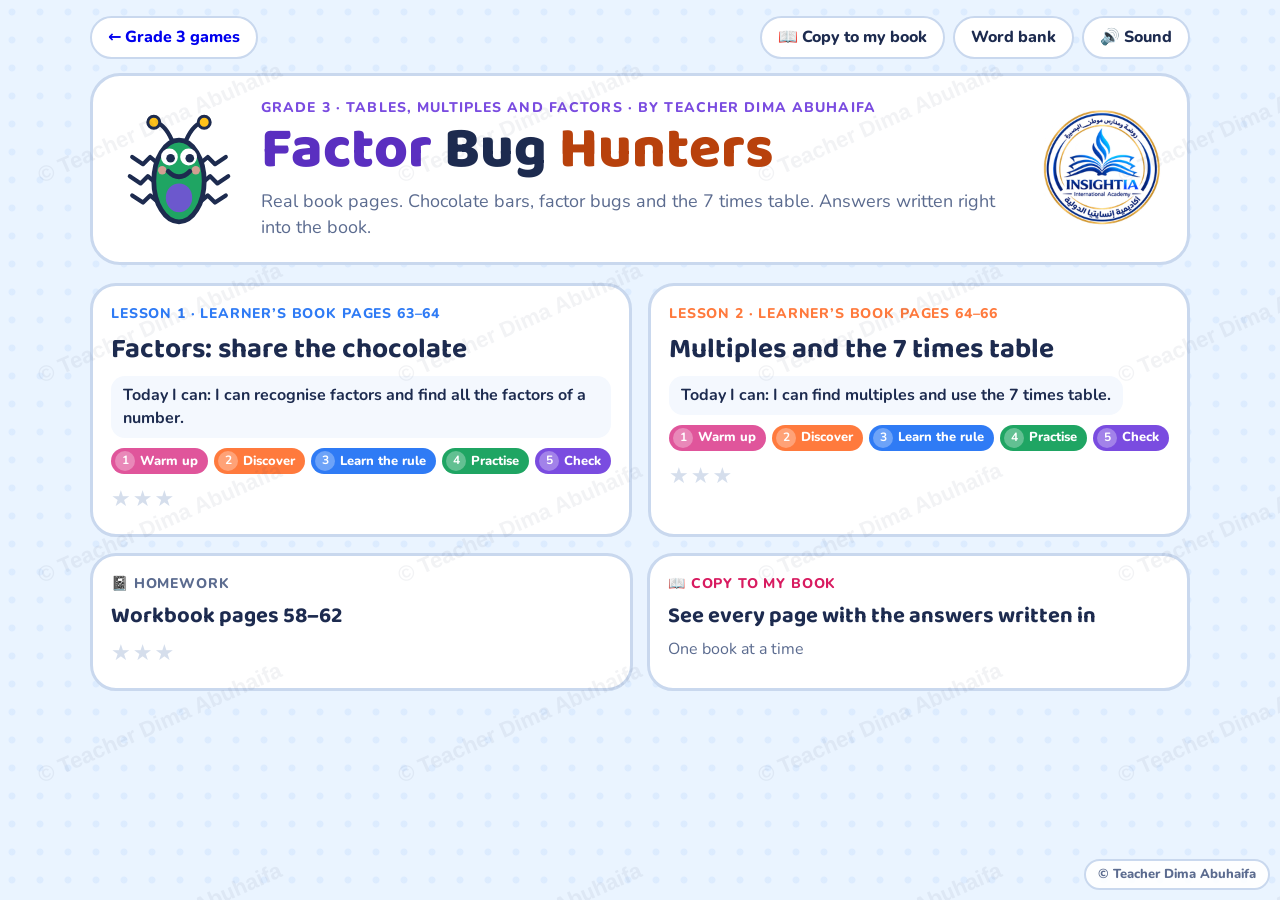
<file: grade-3/5.1-factor-bug-hunters/index.html>
<!doctype html>
<html lang="en"><head><meta charset="utf-8"><meta name="viewport" content="width=device-width,initial-scale=1"><script>window.FBH_STANDALONE=true;</script>
<title>Factor Bug Hunters</title><link rel="icon" type="image/png" href="../../assets/favicon.png"><link rel="apple-touch-icon" href="../../assets/insightia-logo.png">
<meta name="claude:viewport-fit-sides" content="cover">
<link rel="preconnect" href="https://fonts.googleapis.com">
<link rel="stylesheet" href="https://fonts.googleapis.com/css2?family=Baloo+2:wght@500;700;800&family=Nunito:wght@600;700;800&family=Gochi+Hand&display=swap">
<style>
/* Layout: lesson map -> one lesson at a time, five steps per lesson.
   The real book page is always on screen; answers are hand-written into its blanks.
   Colour code everywhere: FACTOR = purple, MULTIPLE = orange, PRODUCT = blue. One bright look, chosen on purpose for projectors. */
:root{
  --bg:#EAF4FF; --paper:#FFFFFF; --ink:#1D2B4F; --soft:#5B6B8F; --line:#C9D8EE;
  --odd:#FF7A3D; --odd-soft:#FFE6D9; --odd-ink:#B8410C;
  --even:#2F7BF5; --even-soft:#DCE9FF; --even-ink:#1450B8;
  --good:#1FA563; --good-soft:#DDF6E8; --bad:#E5484D; --bad-soft:#FFE3E3;
  --star:#FFC21A; --purple:#7A4CE0; --purple-soft:#EEE7FF; --pen:#D81B60;
  --e1:#E0559B; --e2:#FF7A3D; --e3:#2F7BF5; --e4:#1FA563; --e5:#7A4CE0;
  --display:"Baloo 2","Trebuchet MS",system-ui,sans-serif;
  --body:"Nunito","Trebuchet MS",system-ui,sans-serif;
  --hand:"Gochi Hand","Comic Sans MS","Segoe Print",cursive;
  color-scheme:light;
}
html,body{min-height:100%}
body{margin:0;background:var(--bg);color:var(--ink);font-family:var(--body);font-size:18px;line-height:1.45;
  padding-left:max(16px,env(safe-area-inset-left,0px));padding-right:max(16px,env(safe-area-inset-right,0px));
  -webkit-tap-highlight-color:transparent;
  background-image:radial-gradient(circle at 12px 12px,rgba(47,123,245,.07) 3px,transparent 4px);background-size:28px 28px}
*{box-sizing:border-box}
button{font:inherit;color:inherit;cursor:pointer;border:0;background:none;touch-action:manipulation}
button:focus-visible{outline:4px solid var(--purple);outline-offset:3px}
h1,h2,h3{font-family:var(--display);line-height:1.1;text-wrap:balance;margin:0}
.wrap{max-width:1100px;margin:0 auto;padding-block:16px 60px}
.o{color:var(--odd-ink);font-weight:800}.e{color:var(--even-ink);font-weight:800}
.sub{color:var(--soft);font-size:16px;margin:0}
.row{display:flex;gap:12px;flex-wrap:wrap;align-items:center}.center{justify-content:center}
.stack{display:flex;flex-direction:column;gap:14px}

/* top bar */
.bar{display:flex;align-items:center;gap:8px;flex-wrap:wrap;margin-bottom:14px}
.bar .grow{flex:1}
.pill{display:inline-flex;align-items:center;gap:6px;background:var(--paper);border:2px solid var(--line);border-radius:999px;padding:8px 16px;font-weight:800;font-size:16px}
.pill:hover{border-color:var(--purple)} .pill.on{background:var(--purple-soft);border-color:var(--purple)}

/* buttons */
.big{display:inline-flex;align-items:center;justify-content:center;gap:8px;min-height:60px;min-width:110px;padding:10px 24px;border-radius:18px;font-family:var(--display);font-weight:800;font-size:24px;border:3px solid transparent;box-shadow:0 5px 0 rgba(29,43,79,.2);transition:transform .08s}
.big:active{transform:translateY(3px);box-shadow:0 2px 0 rgba(29,43,79,.2)}
.big.odd{background:var(--odd);color:#fff}.big.even{background:var(--even);color:#fff}.big.both{background:var(--purple);color:#fff}
.big.plain{background:var(--paper);border-color:var(--line)}.big.go{background:var(--good);color:#fff}.big.no{background:var(--bad);color:#fff}
.big.sel{outline:5px solid var(--star);outline-offset:2px}
.big.small{min-height:48px;font-size:19px;padding:6px 16px;min-width:0}
.big[disabled]{opacity:.4;pointer-events:none}
.opt{background:var(--paper);border:3px solid var(--line);border-radius:18px;padding:12px 18px;font-size:20px;font-weight:800;min-height:58px;text-align:left;box-shadow:0 4px 0 var(--line)}
.opt:hover{border-color:var(--purple)}.opt.right{background:var(--good-soft);border-color:var(--good)}.opt.wrongpick{background:var(--bad-soft);border-color:var(--bad)}
.choices{display:flex;gap:12px;flex-wrap:wrap;justify-content:center;margin:10px 0}
.choices.col{flex-direction:column;align-items:stretch;max-width:640px;margin-inline:auto}

/* home */
.hero{display:grid;grid-template-columns:auto 1fr auto;gap:22px;align-items:center;background:var(--paper);border-radius:30px;padding:22px 26px;border:3px solid var(--line);position:relative;overflow:hidden}
.hero h1{font-size:clamp(34px,5.6vw,58px);font-weight:800}
.tag{font-weight:800;font-size:14px;letter-spacing:.08em;text-transform:uppercase;color:var(--purple)}
.days{display:grid;grid-template-columns:repeat(auto-fit,minmax(300px,1fr));gap:16px;margin-top:18px}
.day{text-align:left;background:var(--paper);border:3px solid var(--line);border-radius:26px;padding:18px;display:flex;flex-direction:column;gap:10px;transition:transform .15s,border-color .15s;position:relative}
.day:hover{transform:translateY(-3px);border-color:var(--c,var(--purple))}
.day .when{font-weight:800;color:var(--c);text-transform:uppercase;letter-spacing:.06em;font-size:14px}
.day h2{font-size:28px}
.day .goal{background:#F4F8FE;border-radius:14px;padding:8px 12px;font-weight:700;font-size:16px}
.epath{display:flex;gap:6px;flex-wrap:wrap}
.echip{display:inline-flex;align-items:center;gap:5px;border-radius:999px;padding:3px 10px 3px 4px;font-size:13px;font-weight:800;color:#fff;background:var(--ec)}
.echip b{width:20px;height:20px;border-radius:50%;background:rgba(255,255,255,.3);display:grid;place-items:center;font-size:12px}
.echip.done::after{content:"\2713";margin-left:2px}
.daystars{font-size:22px;letter-spacing:2px}
.star-on{color:var(--star)}.star-off{color:#D5DEEC}
.mini-cards{display:grid;grid-template-columns:repeat(auto-fit,minmax(220px,1fr));gap:14px;margin-top:16px}

/* mascot + speech */
.guide{display:flex;gap:12px;align-items:flex-start;margin:6px 0 10px}
.mascot{flex:none;width:76px;height:76px;animation:bob 2.4s ease-in-out infinite}
.mascot.huge{width:120px;height:120px}
@keyframes bob{0%,100%{transform:translateY(0)}50%{transform:translateY(-6px)}}
.say{position:relative;background:var(--paper);border:3px solid var(--ink);border-radius:22px;padding:12px 16px;font-size:clamp(19px,2.4vw,23px);font-weight:800;min-width:0;flex:1;max-width:760px}
.say::before{content:"";position:absolute;left:-14px;top:22px;border:12px solid transparent;border-right-color:var(--ink);border-left:0}
.say .spk{float:right;margin:-4px -6px 4px 8px;width:42px;height:42px;border-radius:50%;background:var(--purple-soft);font-size:20px}
.say .nm{display:block;font-size:13px;color:var(--soft);text-transform:uppercase;letter-spacing:.06em}

/* lesson shell */
.lesson-head{display:flex;gap:14px;align-items:center;flex-wrap:wrap;background:var(--paper);border:3px solid var(--line);border-radius:24px;padding:12px 16px;margin-bottom:12px}
.schoollogo{width:120px;height:auto;display:block}.lesson-head .schoollogo{width:64px;margin-left:auto}
@media (max-width:600px){.hero .schoollogo{position:absolute;top:10px;right:10px;width:64px}}
.lesson-head h2{font-size:clamp(22px,3vw,30px)}
.today{font-weight:800;color:var(--soft);font-size:15px}
.today b{color:var(--ink)}
.stepper{display:flex;gap:8px;flex-wrap:wrap;margin-bottom:12px}
.step{display:flex;align-items:center;gap:8px;border-radius:16px;padding:6px 12px 6px 6px;background:var(--paper);border:3px solid var(--line);font-weight:800;font-size:15px;opacity:.75}
.step .n{width:30px;height:30px;border-radius:50%;display:grid;place-items:center;color:#fff;background:var(--ec);font-family:var(--display);font-size:16px}
.step .mins{font-size:12px;color:var(--soft);display:block;font-weight:700}
.step.now{border-color:var(--ec);opacity:1;box-shadow:0 0 0 4px color-mix(in srgb,var(--ec) 20%,transparent)}
.step.done{opacity:1}.step.done .n::after{content:"\2713"}.step.done .n span{display:none}
.card{background:var(--paper);border-radius:28px;border:3px solid var(--line);padding:20px;min-width:0;position:relative}
.estage-title{display:flex;align-items:center;gap:10px;margin-bottom:6px}
.estage-title .badge{border-radius:999px;padding:4px 14px;color:#fff;font-family:var(--display);font-weight:800;font-size:20px;background:var(--ec)}
.task{font-size:20px;font-weight:800;margin:8px 0}
.next-row{display:flex;justify-content:flex-end;margin-top:14px}
.split{display:grid;grid-template-columns:minmax(0,1.05fr) minmax(0,1fr);gap:18px;align-items:start}
.split > *{min-width:0}

/* book page */
.bookwrap{margin:8px 0}.bookwrap>.label{display:table;margin:0 6px 8px auto;background:var(--bk,#5B6B8F);color:#fff;border-radius:999px;padding:3px 12px;font-weight:800;font-size:13px}
.bookwrap.lb{--bk:var(--e2)} .bookwrap.wb{--bk:#5B6B8F}
.book{position:relative;border-radius:14px;overflow:hidden;box-shadow:0 10px 30px rgba(29,43,79,.18),0 0 0 3px #fff,0 0 0 6px var(--bk,#5B6B8F);background:#fff;container-type:inline-size}
.book .sheet{position:absolute;left:0;width:100%}
.book img{display:block;width:100%;height:100%;user-select:none;-webkit-user-drag:none}
.book.lb{--bk:var(--e2)} .book.wb{--bk:#5B6B8F}
.hw{position:absolute;display:flex;align-items:center;font-family:var(--hand);color:var(--pen);line-height:1;white-space:nowrap;pointer-events:none;clip-path:inset(0 100% 0 0);font-size:calc(var(--fs) * 1cqw)}
.hw.c{justify-content:center}
.hw.shown{clip-path:inset(0 0 0 0)}
.hw.go{animation:write 1.1s steps(16,end) forwards}
@keyframes write{to{clip-path:inset(0 0 0 0)}}
.shade{position:absolute;background:rgba(255,122,61,.62);mix-blend-mode:multiply;border-radius:2px;transform:scale(0);transition:transform .35s cubic-bezier(.3,1.6,.5,1)}
.shade.on{transform:scale(1)}
.hot{position:absolute;border-radius:10px;z-index:4}
.hot.hint{animation:hint 1.6s ease-in-out infinite}
@keyframes hint{0%,100%{box-shadow:0 0 0 0 rgba(122,76,224,0)}50%{box-shadow:0 0 0 4px rgba(122,76,224,.55)}}
.hot.picked{box-shadow:0 0 0 5px var(--star)!important;animation:none}
.hot.badtap{animation:badtap .5s}
@keyframes badtap{0%,100%{background:transparent}40%{background:rgba(229,72,77,.35)}}
.hot.used{background:rgba(255,255,255,.75);pointer-events:none;animation:none}
.marker{position:absolute;background:rgba(255,213,0,.45);mix-blend-mode:multiply;border-radius:6px;transform-origin:left;transform:scaleX(0);transition:transform .8s ease}
.marker.on{transform:scaleX(1)}
.book svg.lines{position:absolute;inset:0;width:100%;height:100%;pointer-events:none;z-index:3}
.book svg.lines line{stroke:var(--pen);stroke-width:7;stroke-linecap:round;stroke-dasharray:600;stroke-dashoffset:600;animation:draw .8s ease forwards}
.book svg.lines line.bad{stroke:var(--bad);stroke-dasharray:14 12;animation:none;opacity:.9}
@keyframes draw{to{stroke-dashoffset:0}}
.spark{position:absolute;z-index:6;pointer-events:none;font-size:22px;animation:spark .9s ease-out forwards}
@keyframes spark{from{transform:translate(0,0) scale(.4);opacity:1}to{transform:translate(var(--dx),var(--dy)) scale(1.1);opacity:0}}
.pagebtn{display:block;width:100%;padding:0;text-align:left}

/* dots */
.dotstage{position:relative;margin:6px auto;transition:height .3s;touch-action:pan-y}
.dotstage.drag{touch-action:none;cursor:grab}
.dot{position:absolute;border-radius:50%;border:2px solid rgba(29,43,79,.55);transition:left .7s cubic-bezier(.4,1.4,.5,1),top .7s,opacity .5s,transform .5s}
.dot.B{cursor:grab}
.dotstage.dragging .dot.B{transition:none}
.dot.gone{opacity:0;transform:translateY(-40px) scale(.4)!important}
.dot.marked::after{content:"";position:absolute;inset:-6px;border:3px dashed var(--bad);border-radius:50%}
.dot.lonely{animation:pulse 1s infinite}
@keyframes pulse{0%,100%{box-shadow:0 0 0 0 rgba(255,194,26,.9)}50%{box-shadow:0 0 0 10px rgba(255,194,26,0)}}
.dlabel{position:absolute;font-family:var(--display);font-weight:800;text-align:center;transition:opacity .4s,left .7s}
.glowbox{position:absolute;border:4px solid var(--even);border-radius:16px;box-shadow:0 0 0 6px rgba(47,123,245,.15),0 0 24px rgba(47,123,245,.45);opacity:0;transform:scale(1.15);transition:opacity .4s,transform .4s;pointer-events:none}
.glowbox.on{opacity:1;transform:scale(1)}
.draghint{position:absolute;font-weight:800;font-size:14px;color:var(--purple);white-space:nowrap;animation:nudge 1.2s ease-in-out infinite;pointer-events:none}
@keyframes nudge{0%,100%{transform:translateX(0)}50%{transform:translateX(-10px)}}
.sdots{display:inline-grid;grid-auto-flow:column;grid-template-rows:repeat(2,var(--s,18px));gap:3px;vertical-align:middle}
.sdots b{width:var(--s,18px);height:var(--s,18px);border-radius:50%;border:1.5px solid rgba(29,43,79,.45);display:block}
.sdots b.lone{box-shadow:0 0 0 3px var(--star);animation:pulse 1s infinite}
.numdots{display:inline-flex;align-items:center;gap:6px;flex-wrap:wrap;justify-content:center}
.pairsblock{display:inline-flex;flex-direction:column;align-items:center;justify-content:center;min-width:62px;min-height:40px;padding:4px 10px;border-radius:12px;border:2px dashed var(--even);color:var(--even-ink);font-family:var(--display);font-weight:800;font-size:20px;line-height:1;background:radial-gradient(circle,rgba(47,123,245,.28) 3px,transparent 4px) 0 0/12px 12px,#EEF4FF}
.pairsblock small{font-family:var(--body);font-size:11px;font-weight:800;text-transform:uppercase;letter-spacing:.05em}
.plus{font-family:var(--display);font-weight:800;font-size:26px}
.test{background:#F4F8FE;border:2px solid var(--line);border-radius:18px;padding:10px 12px;margin:8px 0;min-width:0}
.tests{display:grid;grid-template-columns:repeat(auto-fit,minmax(240px,1fr));gap:10px}
.tests .test{margin:0}
.rl{text-align:center;font-weight:800;font-size:17px;margin-top:2px}
.eqline{font-family:var(--display);font-size:26px;font-weight:800;text-align:center}
.chip.qjump{font-size:18px;padding:6px 14px;min-height:40px;cursor:pointer;border:0}
.chip{display:inline-block;border-radius:999px;padding:1px 12px;font-size:16px;font-weight:800;color:#fff;vertical-align:middle}
.chip.odd{background:var(--odd)}.chip.even{background:var(--even)}
.claim{display:flex;gap:10px;align-items:center;justify-content:center;flex-wrap:wrap;font-weight:800;margin:6px 0}

/* pairing towers (engage) */
.numpad{display:grid;grid-template-columns:repeat(6,minmax(0,1fr));gap:8px;max-width:520px;margin:10px auto}
.numpad button{height:62px;border-radius:16px;background:var(--paper);border:3px solid var(--line);font-family:var(--display);font-size:30px;font-weight:800}
.numpad button.odd{background:var(--odd);border-color:var(--odd-ink);color:#fff}
.numpad button.even{background:var(--even);border-color:var(--even-ink);color:#fff}
.pairs{display:flex;gap:10px;justify-content:center;align-items:flex-start;min-height:120px;flex-wrap:wrap;margin:10px 0}
.cap{display:flex;flex-direction:column;gap:6px;padding:6px;border-radius:999px;border:3px solid transparent;animation:capin .4s backwards}
.cap.full{border-color:rgba(47,123,245,.5);background:rgba(47,123,245,.08)}
.cap.alone{border-color:transparent}
.cap i{width:40px;height:40px;border-radius:50%;display:block;border:2px solid rgba(29,43,79,.5)}
.cap.alone i{animation:pulse 1s infinite}
@keyframes capin{from{transform:translateY(-30px) scale(.5);opacity:0}}
.verdict{text-align:center;font-family:var(--display);font-size:clamp(22px,3.2vw,30px);font-weight:800}

/* rule cards */
.flips{display:grid;grid-template-columns:repeat(auto-fit,minmax(260px,1fr));gap:12px}
.flip{perspective:900px;min-height:260px}
.flip .in{position:relative;width:100%;height:100%;min-height:260px;transition:transform .7s;transform-style:preserve-3d}
.flip.on .in{transform:rotateY(180deg)}
.flip .f,.flip .b{position:absolute;inset:0;backface-visibility:hidden;border-radius:22px;border:3px solid var(--line);display:flex;flex-direction:column;align-items:center;justify-content:center;padding:10px;background:var(--paper)}
.flip .f{background:linear-gradient(135deg,#7A4CE0,#2F7BF5);color:#fff;font-family:var(--display);font-size:32px;font-weight:800;cursor:pointer;border:0}
.flip .f small{font-family:var(--body);font-size:15px;opacity:.9}
.flip .b{transform:rotateY(180deg)}
.frame{background:#FFF8E1;border:3px solid #F2C94C;border-radius:18px;padding:12px 16px;font-size:clamp(19px,2.4vw,24px);font-weight:800;text-align:center}

/* thumbs */
.thumbs{display:flex;gap:16px;justify-content:center;margin:12px 0}
.thumb{width:130px;height:110px;border-radius:24px;font-size:56px;box-shadow:0 6px 0 rgba(29,43,79,.2);display:flex;flex-direction:column;align-items:center;justify-content:center;line-height:1}
.thumb small{font-family:var(--display);font-weight:800;font-size:18px;color:#fff;margin-top:4px}
.thumb.up{background:var(--good)}.thumb.down{background:var(--bad)}
.bigstate{font-family:var(--display);font-size:clamp(28px,5vw,48px);font-weight:800;text-align:center;margin:10px 0}

/* who / stamps */
.who{display:flex;gap:14px;align-items:flex-start;margin:10px 0;position:relative}
.avatar{flex:none;width:72px;height:72px;border-radius:50%;display:grid;place-items:center;font-family:var(--display);font-weight:800;font-size:32px;color:#fff;border:4px solid #fff;box-shadow:0 0 0 3px var(--line)}
.bubble{position:relative;background:var(--paper);border:3px solid var(--ink);border-radius:22px;padding:12px 16px;font-size:clamp(19px,2.6vw,24px);font-weight:800;min-width:0}
.bubble::before{content:"";position:absolute;left:-14px;top:22px;border:12px solid transparent;border-right-color:var(--ink);border-left:0}
.bubble .name{display:block;font-size:14px;color:var(--soft);text-transform:uppercase;letter-spacing:.06em}
.stamp{position:absolute;right:4%;top:50%;font-family:var(--display);font-weight:800;font-size:clamp(20px,3.4vw,34px);color:var(--bad);border:5px solid var(--bad);border-radius:12px;padding:2px 14px;transform:translateY(-50%) rotate(-10deg) scale(3);opacity:0;transition:transform .35s cubic-bezier(.3,1.5,.5,1),opacity .2s;background:rgba(255,255,255,.85);pointer-events:none}
.stamp.on{transform:translateY(-50%) rotate(-10deg) scale(1);opacity:1}

/* pascal */
.pascal{display:flex;flex-direction:column;align-items:center;gap:6px;margin:10px 0}
.prow{display:flex;gap:6px}
.pc{width:clamp(36px,6.4vw,54px);height:clamp(36px,6.4vw,54px);border-radius:50%;background:var(--paper);border:3px solid var(--line);font-family:var(--display);font-weight:800;font-size:clamp(15px,2.6vw,22px);transition:background .3s,transform .2s,border-color .3s}
.pc.ev{background:var(--even);border-color:var(--even-ink);color:#fff;transform:scale(1.05)}
.pc.od{background:var(--odd-soft);border-color:var(--odd)}
.pc.shake{animation:shake .4s}
.pc.parent{box-shadow:0 0 0 5px var(--star)}
.pc.kid{box-shadow:0 0 0 5px var(--purple)}
.pascal.reveal .pc.ev{animation:glow 1.2s ease-in-out 2}
@keyframes glow{50%{box-shadow:0 0 0 8px rgba(47,123,245,.35);transform:scale(1.15)}}
@keyframes shake{0%,100%{transform:translateX(0)}25%{transform:translateX(-6px)}75%{transform:translateX(6px)}}
.found{display:flex;gap:8px;flex-wrap:wrap;justify-content:center}
.found > span{border-radius:999px;padding:6px 14px;font-weight:800;border:3px dashed var(--line);color:var(--soft)}
.found > span.got{border-style:solid;border-color:var(--good);background:var(--good-soft);color:var(--ink)}

/* cards game */
.pcards{display:flex;gap:18px;justify-content:center;align-items:center;margin:10px 0}
.pcard{width:118px;height:160px;perspective:800px}
.pcard .in{position:relative;width:100%;height:100%;transition:transform .6s;transform-style:preserve-3d}
.pcard.on .in{transform:rotateY(180deg)}
.pcard .f,.pcard .b{position:absolute;inset:0;border-radius:18px;backface-visibility:hidden;display:flex;flex-direction:column;align-items:center;justify-content:center;gap:8px;border:4px solid #fff;box-shadow:0 6px 16px rgba(29,43,79,.2)}
.pcard .f{background:repeating-linear-gradient(45deg,#7A4CE0 0 12px,#8E66E8 12px 24px)}
.pcard .b{transform:rotateY(180deg);background:var(--paper);font-family:var(--display);font-size:54px;font-weight:800;line-height:1}

/* feedback */
.fb{margin-top:12px;border-radius:18px;padding:12px 16px;font-size:18px;font-weight:700;display:flex;gap:12px;align-items:flex-start;flex-wrap:wrap;animation:fbin .3s}
@keyframes fbin{from{transform:translateY(8px);opacity:0}}
.fb.good{background:var(--good-soft);border:3px solid var(--good)}.fb.bad{background:var(--bad-soft);border:3px solid var(--bad)}.fb.info{background:var(--purple-soft);border:3px solid var(--purple)}
.fb .msg{flex:1;min-width:200px}.fb .face{font-size:30px;line-height:1}.fb .viz{width:100%}

/* odd lines board */
.olines{display:flex;gap:8px;flex-wrap:wrap;justify-content:center;margin:8px 0}
.olines button{border-radius:12px;padding:6px 10px;font-weight:800;font-size:15px;background:#F1F5FB;color:var(--soft);border:2px solid var(--line)}
.olines button.ok{background:var(--good-soft);color:var(--good);border-color:var(--good)}
.olines button.no{background:var(--bad-soft);color:var(--bad);border-color:var(--bad)}
.g4{display:grid;grid-template-columns:repeat(4,minmax(0,64px));gap:5px;justify-content:center;margin:10px auto}
.g4 button{aspect-ratio:1;border:3px solid var(--ink);border-radius:10px;background:#fff;font-family:var(--hand);font-size:34px;color:var(--pen)}
.tray{display:flex;gap:6px;justify-content:center;flex-wrap:wrap;margin:8px 0}
.tray button{min-width:48px;height:52px;border-radius:14px;font-family:var(--display);font-size:24px;font-weight:800;color:#fff}
.tray .odd{background:var(--odd)}.tray .even{background:var(--even)}
.tray button.pick{outline:5px solid var(--star);outline-offset:2px}.tray button.used{opacity:.2;pointer-events:none}

/* win / certificate */
.cert{text-align:center;padding:10px 0}
.lwicd{max-width:720px;margin:14px auto;border-radius:12px;overflow:hidden;text-align:left}
.lwicd .t{background:#3F8F9C;color:#fff;font-weight:800;padding:10px 16px;font-size:20px}
.lwicd .bdy{background:#A0C9CF;padding:14px 16px;display:flex;gap:14px;align-items:center;font-weight:700;font-size:19px}
.lwicd .box{flex:none;width:40px;height:40px;background:#fff;border-radius:6px;display:grid;place-items:center;font-family:var(--hand);font-size:40px;color:var(--pen)}
.lwicd .box span{clip-path:inset(0 100% 0 0);animation:write .8s .6s steps(8,end) forwards}
.bigstars{font-size:60px;letter-spacing:8px}
.confetti{position:fixed;inset:0;pointer-events:none;z-index:60;overflow:hidden}
.confetti i{position:absolute;top:-20px;width:12px;height:16px;border-radius:3px;animation:fall 1.9s linear forwards}
@keyframes fall{to{transform:translateY(110vh) rotate(720deg)}}

/* answer book */
.booktabs{display:flex;gap:10px;flex-wrap:wrap;justify-content:center;margin:12px 0}
.booktabs button{font-family:var(--display);font-weight:800;font-size:22px;padding:10px 22px;border-radius:16px;border:3px solid var(--line);background:var(--paper)}
.booktabs button.on.lb{background:var(--odd-soft);border-color:var(--odd)}.booktabs button.on.wb{background:#E7EBF1;border-color:#5B6B8F}
.pagehead{font-family:var(--display);font-weight:800;font-size:24px;margin-top:16px}
.modal{position:fixed;inset:0;background:rgba(29,43,79,.6);z-index:50;overflow:auto;padding:16px max(16px,env(safe-area-inset-right,0px)) 30px max(16px,env(safe-area-inset-left,0px))}
.modal .inner{max-width:1100px;margin:0 auto}
.modal .closeb{position:sticky;top:0;z-index:10;display:flex;justify-content:flex-end;margin-bottom:8px}

@media (max-width:820px){
  .split{grid-template-columns:1fr}
}
@media (max-width:600px){
  body{font-size:17px}
  .hero{grid-template-columns:1fr;padding:18px}
  .card{padding:14px;border-radius:22px}
  .big{min-width:90px;font-size:21px;padding:8px 16px}
  .mascot{width:56px;height:56px}
  .step .t{display:none}
  .thumb{width:110px;height:96px;font-size:46px}
  .pcard{width:96px;height:132px}
  .cap i{width:30px;height:30px}
}
@media (prefers-reduced-motion:reduce){*{animation-duration:.01ms!important;transition-duration:.01ms!important}.hw.go{clip-path:inset(0 0 0 0)}}
@media print{.bar,.booktabs,.noprint{display:none!important}body{background:#fff}.book{break-inside:avoid;box-shadow:none}}
</style>
<style>
/* ---------- Factor Bug Hunters: colour code ----------
   FACTOR = purple, MULTIPLE = orange, PRODUCT = blue. Chocolate stays chocolate. */
:root{--fac:#7A4CE0;--fac-ink:#5A2FC0;--fac-soft:#EEE7FF;--mul:#FF7A3D;--mul-ink:#B8410C;--mul-soft:#FFE6D9;--pro:#2F7BF5;--pro-ink:#1450B8;--m2:#2F7BF5;--m5:#FF7A3D;--m7:#1FA563;--choc:#8B5A3C;--choc-d:#5A3420}
.fa{color:var(--fac-ink);font-weight:800}.mu{color:var(--mul-ink);font-weight:800}.pr{color:var(--pro-ink);font-weight:800}
.chip.fa{background:var(--fac);color:#fff}.chip.mu{background:var(--mul);color:#fff}.chip.ok{background:var(--good);color:#fff}.chip.no{background:var(--bad);color:#fff}
/* squares / chocolate */
.sqstage{position:relative;margin:8px auto;transition:height .4s;width:100%}
.sq{position:absolute;border-radius:5px;border:2px solid rgba(29,43,79,.35);transition:left .6s cubic-bezier(.4,1.3,.5,1),top .6s cubic-bezier(.4,1.3,.5,1),background .3s,width .3s,height .3s}
.sq.choc{background:var(--choc);border-color:var(--choc-d);box-shadow:inset 3px 3px 0 rgba(255,255,255,.18),inset -3px -3px 0 rgba(0,0,0,.25)}
.sq.left{outline:3px dashed var(--bad);outline-offset:1px;animation:pulse 1s infinite}
.sqtag{position:absolute;font-size:20px;line-height:1;transition:top .6s,left .6s,opacity .3s;display:grid;place-items:center}
.sqnote{position:absolute;font-weight:800;font-size:15px;color:var(--bad);white-space:nowrap;transition:top .6s,opacity .3s}
.rowpick{display:flex;gap:8px;flex-wrap:wrap;justify-content:center;margin:8px 0}
.rowpick button{min-width:56px;height:56px;border-radius:16px;background:var(--paper);border:3px solid var(--line);font-family:var(--display);font-size:26px;font-weight:800}
.rowpick button.yes{background:var(--good);border-color:#14804B;color:#fff}.rowpick button.no{background:var(--bad-soft);border-color:var(--bad);color:var(--bad)}
.rowpick button.on{outline:5px solid var(--star);outline-offset:2px}
.statement{font-family:var(--display);font-weight:800;font-size:clamp(22px,3.4vw,30px);text-align:center;margin:6px 0}
.found{display:flex;gap:8px;flex-wrap:wrap;justify-content:center;margin:8px 0}
.found > span{border-radius:999px;padding:6px 14px;font-weight:800;border:3px dashed var(--line);color:var(--soft);font-size:18px}
.found > span.got{border-style:solid;border-color:var(--good);background:var(--good-soft);color:var(--ink)}
/* factor bug */
.bugbox{background:#F4FBF6;border:3px solid #BFE8CF;border-radius:22px;padding:6px;margin:8px auto;max-width:400px}
.bugsvg{display:block;width:100%;height:auto}
.bugsvg .leg{fill:none;stroke:var(--ink);stroke-width:4;stroke-linecap:round;stroke-linejoin:round;stroke-dasharray:200;stroke-dashoffset:200;animation:draw .6s ease forwards}
.bugsvg .lab{font-family:var(--hand);fill:var(--pen);font-size:34px;opacity:0;animation:labin .4s .4s forwards}
@keyframes labin{from{opacity:0;transform:translateY(6px)}to{opacity:1;transform:none}}
.bugsvg .ghost{font-family:var(--display);fill:#B9C6DA;font-size:26px;font-weight:800}
.tryrow{display:flex;gap:10px;align-items:center;justify-content:center;flex-wrap:wrap}
/* hundred square */
.hsq{display:grid;grid-template-columns:repeat(10,minmax(0,1fr));gap:3px;max-width:560px;margin:8px auto}
.hsq button{aspect-ratio:1;border-radius:8px;background:#fff;border:2px solid var(--line);font-weight:800;font-size:clamp(12px,2.4vw,20px);padding:0;transition:background .25s,transform .2s}
.hsq button.m7{background:var(--m7);border-color:#14804B;color:#fff;transform:scale(1.06)}
.hsq button.shake{animation:shake .4s}
.hsq button.next{box-shadow:0 0 0 4px var(--star)}
/* 7 train */
.train{display:flex;flex-wrap:wrap;gap:8px;justify-content:center;margin:10px 0}
.car{display:flex;flex-direction:column;align-items:center;gap:4px;padding:6px 8px;border-radius:14px;background:#DDF6E8;border:3px solid var(--m7);animation:capin .4s backwards}
.car .seats{display:grid;grid-template-columns:repeat(7,14px);gap:3px}
.car .seats i{width:14px;height:14px;border-radius:50%;background:var(--m7);display:block}
.car b{font-family:var(--display);font-size:20px;line-height:1}
.car small{font-size:12px;color:var(--soft);font-weight:800}
.car.hl{background:var(--star);border-color:#C79300}
@keyframes capin{from{transform:translateY(-30px) scale(.5);opacity:0}}
/* venn */
.venn{display:block;width:100%;max-width:560px;margin:6px auto}
.venn .reg{cursor:pointer}
.venn text{font-family:var(--display);font-weight:800}
.tray{display:flex;gap:8px;justify-content:center;flex-wrap:wrap;margin:8px 0}
.tray button{min-width:58px;height:58px;border-radius:14px;font-family:var(--display);font-size:28px;font-weight:800;background:var(--paper);border:3px solid var(--line);color:var(--ink)}
.tray button.pick{outline:5px solid var(--star);outline-offset:2px}.tray button.used{opacity:.2;pointer-events:none}
/* apples */
.stepper2{display:flex;gap:10px;align-items:center;justify-content:center;flex-wrap:wrap;margin:8px 0}
.stepper2 .num{min-width:90px;text-align:center;font-family:var(--display);font-size:44px;font-weight:800;background:#fff;border:3px solid var(--line);border-radius:16px;padding:0 10px}
.boxes{display:flex;flex-wrap:wrap;gap:6px;justify-content:center;margin:8px 0;min-height:40px}
.abox{border:3px solid #B5651D;background:#F6E2C8;border-radius:8px;padding:4px;display:flex;flex-wrap:wrap;gap:2px;align-content:flex-start;animation:capin .35s backwards}
.abox i{width:11px;height:11px;border-radius:50%;background:#E5484D;display:block;box-shadow:inset -2px -2px 0 rgba(0,0,0,.18)}
.aleft{display:flex;flex-wrap:wrap;gap:2px;padding:4px;border:3px dashed var(--bad);border-radius:8px;max-width:120px}
.aleft i{width:11px;height:11px;border-radius:50%;background:#E5484D;display:block;animation:pulse 1s infinite}
/* digit cards */
.dcards{display:flex;gap:6px;flex-wrap:wrap;justify-content:center;margin:8px 0}
.dcard{width:52px;height:60px;border-radius:10px;border:4px solid var(--c);background:var(--b);color:var(--c);font-family:var(--display);font-size:30px;font-weight:800;box-shadow:3px 3px 0 rgba(29,43,79,.25)}
.dcard.pick{outline:5px solid var(--star);outline-offset:2px}.dcard.used{opacity:.18;pointer-events:none}
.dslots{display:flex;gap:14px;flex-wrap:wrap;justify-content:center;margin:10px 0}
.dslot{display:flex;flex-direction:column;align-items:center;gap:4px}
.dslot .two{display:flex;gap:3px}
.dslot .two button{width:52px;height:60px;border-radius:10px;border:3px dashed var(--line);background:#fff;font-family:var(--display);font-size:30px;font-weight:800}
.dslot .two button.full{border-style:solid;border-color:var(--c);color:var(--c);background:var(--b)}
.dslot .res{font-weight:800;font-size:15px;min-height:22px}
/* number line */
.nline{display:block;width:100%;max-width:820px;margin:6px auto}
.nline text{font-family:var(--display);font-weight:800}
/* bricks */
.wall{display:inline-flex;flex-direction:column;align-items:center;gap:0;margin:6px}
.wall .r{display:flex}
.wall .r span{min-width:64px;height:52px;border:3px solid var(--ink);margin:-1.5px;display:grid;place-items:center;font-family:var(--display);font-size:26px;font-weight:800;background:#fff}
.wall .r span.top{background:#FFF1C9}.wall .r span.hl{background:var(--star)}
/* compare */
.cmp{display:grid;grid-template-columns:1fr auto 1fr;gap:10px;align-items:start}
.cmp > div{min-width:0}
.cmp .sign{font-family:var(--display);font-size:56px;font-weight:800;align-self:center;min-width:60px;text-align:center}
.cmp .lbl{text-align:center;font-family:var(--display);font-weight:800;font-size:24px}
.qcount{text-align:center;font-weight:800;color:var(--soft)}
.helga{display:flex;gap:6px;flex-wrap:wrap;justify-content:center;margin:10px 0}
.helga span{width:52px;height:52px;border-radius:50%;display:grid;place-items:center;font-family:var(--display);font-size:24px;font-weight:800;background:#fff;border:3px solid var(--line);transition:opacity .4s,transform .4s}
.helga span.out{opacity:.25;transform:scale(.8);text-decoration:line-through}
.helga span.win{background:var(--star);border-color:#C79300;transform:scale(1.2)}
.clues{display:flex;flex-direction:column;gap:8px;max-width:620px;margin:8px auto}
.clue{display:flex;gap:10px;align-items:center;flex-wrap:wrap;background:#F4F8FE;border:2px solid var(--line);border-radius:16px;padding:8px 12px;font-weight:800;font-size:19px}
.clue.done{background:var(--good-soft);border-color:var(--good)}
.cnclues{display:grid;grid-template-columns:1fr 1fr;gap:10px;max-width:560px;margin:8px auto}
.cnclues h3{font-size:20px}
.cnclues button{display:block;width:100%;text-align:left;margin:4px 0;padding:6px 12px;border-radius:12px;border:2px solid var(--line);background:#fff;font-weight:800;font-size:18px}
.cnclues button.done{background:var(--good-soft);border-color:var(--good)}
.cnclues button.on{outline:4px solid var(--star)}
.book svg.lines ellipse{fill:none;stroke:var(--pen);stroke-width:6;stroke-dasharray:700;stroke-dashoffset:700;animation:draw .7s ease forwards}
.book svg.lines circle.dotp{fill:var(--pen)}
.shade.c2{background:rgba(47,123,245,.55)}.shade.c5{background:rgba(255,122,61,.62)}.shade.c7{background:rgba(31,165,99,.6)}.shade.cy{background:rgba(255,213,0,.6)}
@media (max-width:600px){.cnclues{grid-template-columns:1fr}.dcard,.dslot .two button{width:42px;height:50px;font-size:24px}.cmp .sign{font-size:40px;min-width:40px}}
</style>
<div class="wrap" id="app"></div>
<style>
/* Watermark (website copy only) */
.book::after{content:"";position:absolute;inset:0;z-index:4;pointer-events:none;opacity:.18;
  background-image:url("data:image/svg+xml,%3Csvg xmlns='http://www.w3.org/2000/svg' width='360' height='200'%3E%3Ctext x='20' y='120' transform='rotate(-24 180 100)' font-family='Arial,sans-serif' font-size='22' font-weight='700' fill='%231D2B4F'%3E%C2%A9 Teacher Dima Abuhaifa%3C/text%3E%3C/svg%3E");background-size:360px 200px}
body::after{content:"";position:fixed;inset:0;z-index:40;pointer-events:none;opacity:.06;background-image:url("data:image/svg+xml,%3Csvg xmlns='http://www.w3.org/2000/svg' width='360' height='200'%3E%3Ctext x='20' y='120' transform='rotate(-24 180 100)' font-family='Arial,sans-serif' font-size='22' font-weight='700' fill='%231D2B4F'%3E%C2%A9 Teacher Dima Abuhaifa%3C/text%3E%3C/svg%3E");background-size:360px 200px}
@media print{body::after{display:none}}
.wmark{position:fixed;right:10px;bottom:10px;z-index:50;background:rgba(255,255,255,.88);border:2px solid var(--line);border-radius:999px;padding:4px 12px;font-weight:800;font-size:13px;color:var(--soft);pointer-events:none}
@media print{.wmark{position:static;display:block;text-align:center;margin-top:10px}}
</style>

</head><body>
<div class="wmark">© Teacher Dima Abuhaifa</div>
<script>
(function(){
"use strict";
var app=document.getElementById('app');
var IMG=window.FBH_IMG_BASE||'img/';
var X='×',DV='÷';

/* ---------- saved progress (optional, this device only) ---------- */
var STORE='factorBugHunters.v1';
var SAVE={};try{SAVE=JSON.parse(localStorage.getItem(STORE)||'{}')||{}}catch(e){SAVE={}}
SAVE.done=SAVE.done||{};SAVE.stars=SAVE.stars||{};
function persist(){try{localStorage.setItem(STORE,JSON.stringify(SAVE))}catch(e){}}

/* ---------- sound + voice ---------- */
var muted=!!SAVE.muted,ac=null;
function tone(freqs,dur,type){
  if(muted)return;
  try{ac=ac||new (window.AudioContext||window.webkitAudioContext)();
    freqs.forEach(function(f,i){var o=ac.createOscillator(),g=ac.createGain();o.type=type||'triangle';o.frequency.value=f;var t=ac.currentTime+i*dur;
      g.gain.setValueAtTime(.0001,t);g.gain.exponentialRampToValueAtTime(.16,t+.02);g.gain.exponentialRampToValueAtTime(.0001,t+dur);o.connect(g);g.connect(ac.destination);o.start(t);o.stop(t+dur+.02)});
  }catch(e){}
}
var sGood=function(){tone([523,659,784],.1)},sBad=function(){tone([300,220],.15,'sine')},sWin=function(){tone([523,659,784,1047,784,1047,1319],.11)},sPop=function(){tone([660,880],.06)},sWrite=function(){tone([1200,1500,1800],.05,'sine')},sSnap=function(){tone([392,523,784],.07)};
var canSpeak='speechSynthesis' in window;
function speak(t){if(!canSpeak)return;try{speechSynthesis.cancel();var u=new SpeechSynthesisUtterance(t.replace(/<[^>]+>/g,'').replace(/×/g,' times ').replace(/÷/g,' divided by '));u.rate=.85;u.lang='en-GB';speechSynthesis.speak(u)}catch(e){}}

/* ---------- helpers ---------- */
function h(tag,attrs,kids){
  var el=document.createElement(tag);
  if(attrs)for(var k in attrs){var v=attrs[k];if(v==null)continue;
    if(k==='class')el.className=v;else if(k==='html')el.innerHTML=v;else if(k.slice(0,2)==='on')el.addEventListener(k.slice(2),v);else if(k==='style')el.style.cssText=v;else el.setAttribute(k,v)}
  (kids||[]).forEach(function(c){if(c==null)return;el.appendChild(typeof c==='string'?document.createTextNode(c):c)});
  return el;
}
var SVGNS='http://www.w3.org/2000/svg';
function sv(tag,attrs,txt){var el=document.createElementNS(SVGNS,tag);for(var k in attrs)el.setAttribute(k,attrs[k]);if(txt!=null)el.textContent=txt;return el}
function shuffle(a){a=a.slice();for(var i=a.length-1;i>0;i--){var j=Math.floor(Math.random()*(i+1));var t=a[i];a[i]=a[j];a[j]=t}return a}
function starStr(n){var s='';for(var i=0;i<3;i++)s+='<span class="'+(i<n?'star-on':'star-off')+'">★</span>';return s}
function later(fn,ms){return setTimeout(fn,ms)}
function factors(n){var f=[];for(var i=1;i<=n;i++)if(n%i===0)f.push(i);return f}
function divLine(n,k){var q=Math.floor(n/k),r=n%k;return n+' '+DV+' '+k+' = '+q+(r?' <b style="color:var(--bad)">remainder '+r+'</b>':'')}
/* colour the key words */
function cw(s){return s.replace(/\b(factors?)\b/g,'<span class="fa">$1</span>').replace(/\b(multiples?)\b/g,'<span class="mu">$1</span>').replace(/\b(product)\b/g,'<span class="pr">$1</span>')}
function confetti(n){
  var c=h('div',{class:'confetti'});var cols=['#FF7A3D','#2F7BF5','#FFC21A','#1FA563','#7A4CE0','#E0559B','#8B5A3C'];
  for(var i=0;i<(n||70);i++){var p=h('i');p.style.left=Math.random()*100+'%';p.style.background=cols[i%7];p.style.animationDelay=Math.random()*.7+'s';p.style.animationDuration=(1.4+Math.random())+'s';if(i%3===0)p.style.borderRadius='50%';c.appendChild(p)}
  document.body.appendChild(c);later(function(){c.remove()},3200);
}
var PEOPLE=['#E0559B','#2F7BF5','#1FA563','#FF7A3D','#7A4CE0','#00A3A3','#C79300','#D81B60','#5B6B8F','#8B5A3C','#14804B','#B8410C'];

/* ---------- Buggy the factor bug (mascot) ---------- */
function bugSVG(mood){
  var mouth=mood==='wow'?'<ellipse cx="50" cy="56" rx="5" ry="6" fill="#1D2B4F"/>':'<path d="M41 52 Q50 61 59 52" stroke="#1D2B4F" stroke-width="4" fill="none" stroke-linecap="round"/>';
  return '<svg viewBox="0 0 100 100" width="100%" height="100%"><g stroke="#1D2B4F" stroke-width="3.5" fill="none" stroke-linecap="round" stroke-linejoin="round">'+
    '<polyline points="33,46 26,40 20,46 11,40"/><polyline points="31,62 24,56 18,62 9,56"/><polyline points="33,78 26,72 20,78 11,72"/>'+
    '<polyline points="67,46 74,40 80,46 89,40"/><polyline points="69,62 76,56 82,62 91,56"/><polyline points="67,78 74,72 80,78 89,72"/>'+
    '<path d="M44 26 Q38 12 29 11"/><path d="M56 26 Q62 12 71 11"/></g>'+
    '<circle cx="29" cy="11" r="5" fill="#FFC21A" stroke="#1D2B4F" stroke-width="2.5"/><circle cx="71" cy="11" r="5" fill="#FFC21A" stroke="#1D2B4F" stroke-width="2.5"/>'+
    '<ellipse cx="50" cy="60" rx="21" ry="34" fill="#1FA563" stroke="#1D2B4F" stroke-width="4"/>'+
    '<ellipse cx="50" cy="74" rx="11" ry="12" fill="#7A4CE0" opacity=".85"/>'+
    '<circle cx="42" cy="40" r="7" fill="#fff"/><circle cx="58" cy="40" r="7" fill="#fff"/><circle cx="43" cy="41" r="3.6" fill="#1D2B4F"/><circle cx="59" cy="41" r="3.6" fill="#1D2B4F"/>'+
    '<circle cx="36" cy="51" r="3.5" fill="#FF9E9E" opacity=".8"/><circle cx="64" cy="51" r="3.5" fill="#FF9E9E" opacity=".8"/>'+mouth+'</svg>';
}
function mascot(cls,mood){return h('div',{class:'mascot '+(cls||''),'aria-hidden':'true',html:bugSVG(mood)})}
function guide(text,mood){
  var g=h('div',{class:'guide'});g.appendChild(mascot('',mood));
  var s=h('div',{class:'say'});
  if(canSpeak){s.appendChild(h('button',{class:'spk','aria-label':'Read to me',onclick:function(){speak(text)}},['🔊']))}
  s.appendChild(h('span',{class:'nm'},['Buggy says']));
  s.appendChild(h('span',{html:cw(text)}));
  g.appendChild(s);return g;
}

/* ---------- feedback + choices ---------- */
function feedback(host,kind,html,viz){
  var old=host.querySelector(':scope > .fb');if(old)old.remove();
  var f=h('div',{class:'fb '+kind,role:'status'});
  f.innerHTML='<span class="face" aria-hidden="true">'+(kind==='good'?'⭐':kind==='bad'?'🤔':'💡')+'</span><div class="msg">'+html+'</div>';
  if(viz){var v=h('div',{class:'viz'});v.appendChild(viz);f.appendChild(v)}
  host.appendChild(f);later(function(){f.scrollIntoView({behavior:'smooth',block:'nearest'})},80);
  return f;
}
function choiceQ(box,api,opts,onRight,cfg){
  cfg=cfg||{};var wrap=h('div',{class:'choices'+(cfg.col?' col':'')}),solved=false;
  opts.forEach(function(o){
    var b=h('button',{class:(cfg.cls?cfg.cls(o):'opt'),html:o.html||o.label});
    b.addEventListener('click',function(){
      if(solved)return;
      if(o.ok){solved=true;b.classList.add('right','sel');sGood();Array.prototype.forEach.call(wrap.children,function(x){if(x!==b)x.disabled=true});onRight(o,b)}
      else{api.miss();sBad();b.classList.add('wrongpick');b.disabled=true;feedback(box,'bad',o.why||cfg.wrongMsg||'Not quite. Try again!',o.viz?o.viz():null)}
    });
    wrap.appendChild(b);
  });
  box.appendChild(wrap);return wrap;
}
function numChoices(right,dist,max){max=max||4;var s={};s[right]=1;var out=[right];dist.forEach(function(d){if(d>0&&!s[d]&&out.length<max){s[d]=1;out.push(d)}});return shuffle(out)}
function pickMany(area,api,opts,need,onDone,onPick){
  var wrap=h('div',{class:'choices'}),got=0;
  opts.forEach(function(o){var b=h('button',{class:'opt',html:o.label});b.onclick=function(){
    if(b.disabled)return;b.disabled=true;
    if(o.ok){b.classList.add('right');sGood();got++;if(onPick)onPick(o);if(got===need){Array.prototype.forEach.call(wrap.children,function(x){x.disabled=true});onDone()}}
    else{b.classList.add('wrongpick');sBad();api.miss();feedback(area,'bad',o.why)}};wrap.appendChild(b)});
  area.appendChild(wrap);return wrap;
}
function bigQ(t){return h('div',{class:'statement',html:t})}

/* =====================================================================
   VISUAL TOOLS
   ===================================================================== */
/* Squares: n squares (or chocolate pieces) shared into r equal rows. Anything that does not
   fit is set aside with a red dashed line: that is the remainder. */
function Squares(n,opts){
  opts=opts||{};
  var el=h('div',{class:'sqstage'}),sq=[],tags=[],note=h('div',{class:'sqnote'});
  for(var i=0;i<n;i++){var d=h('div',{class:'sq'+(opts.choc?' choc':'')});if(!opts.choc)d.style.background=opts.color||'#BCD4FF';sq.push(d);el.appendChild(d)}
  el.appendChild(note);
  var r=opts.rows||1;
  function layout(){
    var w=el.clientWidth||320,per=Math.floor(n/r),left=n%r;
    var tagW=opts.people?28:0;
    var cols=Math.max(per,left,1);
    var s=Math.max(9,Math.min(opts.max||44,Math.floor((w-tagW-6)/(cols*1.1))));
    var step=Math.round(s*1.1),x0=Math.max(0,(w-tagW-cols*step)/2)+tagW;
    while(tags.length<r){var t=h('div',{class:'sqtag'});el.appendChild(t);tags.push(t)}
    tags.forEach(function(t,k){t.style.opacity=k<r&&opts.people?1:0;t.textContent=String(k+1);var ts=Math.min(24,s);t.style.left=(x0-tagW)+'px';t.style.top=(k*step+4+(s-ts)/2)+'px';t.style.width=t.style.height=ts+'px';t.style.background=PEOPLE[k%12];t.style.color='#fff';t.style.borderRadius='50%';t.style.fontSize='13px';t.style.fontWeight='800'});
    sq.forEach(function(d,i){
      d.style.width=d.style.height=s+'px';d.classList.toggle('left',i>=r*per);
      if(i<r*per){var rr=Math.floor(i/per),cc=i%per;d.style.left=(x0+cc*step)+'px';d.style.top=(rr*step+4)+'px';
        if(opts.people||opts.rowColors){if(opts.choc)d.style.boxShadow='inset 0 0 0 3px '+PEOPLE[rr%12];else d.style.background=PEOPLE[rr%12]}}
      else{var j=i-r*per;d.style.left=(x0+j*step)+'px';d.style.top=(r*step+18)+'px';if(opts.choc)d.style.boxShadow='';else d.style.background='#FFD0D0'}
    });
    note.style.opacity=left?1:0;note.textContent=left?left+' left over!':'';note.style.left=(x0+left*step+8)+'px';note.style.top=(r*step+18+s/2-10)+'px';
    el.style.height=(r*step+8+(left?s+18:0))+'px';
  }
  var api={el:el,n:n};
  api.rows=function(k){r=k;layout();return n%k===0};
  requestAnimationFrame(layout);
  if(window.ResizeObserver)new ResizeObserver(function(){layout()}).observe(el);
  return api;
}

/* The factor bug: legs on the left and right are factor pairs. A square number grows a tail. */
function Bug(n,slots){
  var pairs=0,sq=false;slots=Math.max(slots||3,2);
  var H=96+slots*52,W=440,cx=220,top=66;
  var svg=sv('svg',{viewBox:'0 0 '+W+' '+(H+60),class:'bugsvg',role:'img','aria-label':'Factor bug for '+n});
  var body=sv('ellipse',{cx:cx,cy:top+(H-top)/2,rx:60,ry:(H-top)/2,fill:'#fff',stroke:'#1D2B4F','stroke-width':5});
  svg.appendChild(sv('path',{d:'M'+(cx-14)+' '+(top+6)+' Q'+(cx-30)+' '+(top-40)+' '+(cx-50)+' '+(top-44),fill:'none',stroke:'#1D2B4F','stroke-width':4}));
  svg.appendChild(sv('path',{d:'M'+(cx+14)+' '+(top+6)+' Q'+(cx+30)+' '+(top-40)+' '+(cx+50)+' '+(top-44),fill:'none',stroke:'#1D2B4F','stroke-width':4}));
  svg.appendChild(body);
  svg.appendChild(sv('circle',{cx:cx-18,cy:top+30,r:10,fill:'#1D2B4F'}));svg.appendChild(sv('circle',{cx:cx+18,cy:top+30,r:10,fill:'#1D2B4F'}));
  svg.appendChild(sv('text',{x:cx,y:top+(H-top)/2+24,'text-anchor':'middle','font-family':'Baloo 2,sans-serif','font-weight':800,'font-size':44,fill:'#1D2B4F'},String(n)));
  var legY=function(k){return top+40+k*52};
  function zig(x1,y,dir){var p=[];for(var i=0;i<5;i++)p.push((x1+dir*i*22)+','+(y+(i%2?-12:0)));return p.join(' ')}
  var api={el:h('div',{class:'bugbox'}),pairs:[]};
  api.el.appendChild(svg);
  api.add=function(a,b){
    if(a===b){sq=true;var y0=H-2;svg.appendChild(sv('polyline',{class:'leg',points:cx+','+y0+' '+(cx+14)+','+(y0+16)+' '+(cx-10)+','+(y0+30)+' '+(cx+8)+','+(y0+44)}));
      svg.appendChild(sv('text',{class:'lab',x:cx+34,y:y0+48,'text-anchor':'start'},String(a)));api.pairs.push([a,b]);return}
    var y=legY(pairs);pairs++;
    var xl=cx-57,xr=cx+57;
    svg.appendChild(sv('polyline',{class:'leg',points:zig(xl,y,-1)}));
    svg.appendChild(sv('polyline',{class:'leg',points:zig(xr,y,1)}));
    svg.appendChild(sv('text',{class:'lab',x:xl-96,y:y+4,'text-anchor':'end'},String(a)));
    svg.appendChild(sv('text',{class:'lab',x:xr+96,y:y+4,'text-anchor':'start'},String(b)));
    api.pairs.push([a,b]);sSnap();
  };
  return api;
}
function pairCount(n){var c=0;for(var i=1;i*i<=n;i++)if(n%i===0)c++;return c}

/* FactorHunt: the systematic method from the books. Try 1, 2, 3 ... Is it a factor? What is its partner?
   Stop when the next number to try is already on the bug. */
function FactorHunt(host,api,n,opts){
  opts=opts||{};
  var bug=Bug(n,pairCount(n)),k=1,panel=h('div');
  var lay=h('div',{class:'split'});var left=h('div'),right=h('div');left.appendChild(bug.el);right.appendChild(panel);lay.appendChild(left);lay.appendChild(right);host.appendChild(lay);
  var list=h('div',{class:'found'});host.appendChild(list);
  function addFact(a,b){list.appendChild(h('span',{class:'got'},[a+' '+X+' '+b+' = '+n]))}
  function step(){
    panel.innerHTML='';
    if(k*k>n){finish();return}
    panel.appendChild(h('div',{class:'today',style:'text-align:center'},['Try '+k+'.']));
    panel.appendChild(bigQ('Is <b>'+k+'</b> a factor of <b>'+n+'</b>?'));
    var viz=n<=60?Squares(n,{rows:1,max:26,rowColors:true}):null;
    if(viz)panel.appendChild(viz.el);
    var info=h('div',{class:'rl'});panel.appendChild(info);
    var row=h('div',{class:'row center'});
    var test=h('button',{class:'big both small'},['✨ Share '+n+' into '+k+' rows']);
    test.onclick=function(){test.remove();var ok=viz?viz.rows(k):n%k===0;sPop();info.innerHTML=divLine(n,k);ask()};
    row.appendChild(test);panel.appendChild(row);
    if(k===1){test.remove();info.innerHTML='Every number has 1 as a factor: 1 '+X+' '+n+' = '+n;ask()}
    function ask(){
      var yes=n%k===0;
      var c=h('div');panel.appendChild(c);
      choiceQ(c,api,[{label:'✓ Yes, it is a factor',ok:yes,why:'Look: '+divLine(n,k)+'. Something is left over.'},{label:'✗ No, some are left over',ok:!yes,why:'Look: every row is full. Nothing is left over!'}],function(){
        if(!yes){feedback(c,'info',k+' is <b>not</b> a factor of '+n+'.');next();return}
        var p=n/k;
        c.appendChild(h('p',{class:'task',html:k+' '+X+' ? = '+n+'. What is the partner?'}));
        choiceQ(c,api,numChoices(p,[p+1,p-1,p+k,k+1].filter(function(x){return x!==p})).map(function(v){return {label:String(v),ok:v===p,why:k+' '+X+' '+v+' = '+(k*v)+', not '+n+'.'}}),function(){
          bug.add(k,p);addFact(k,p);if(opts.onPair)opts.onPair(k,p);
          feedback(c,'good','<b>'+k+' and '+p+'</b> are a factor pair of '+n+'.');next();
        },{cls:function(){return 'big plain'}});
      },{cls:function(o){return 'big '+(o.label.charAt(0)==='✓'?'go':'no')+' small'}});
    }
    function next(){var nb=h('button',{class:'big go small',onclick:function(){k++;step()}},['Try '+(k+1)+' →']);
      if((k+1)*(k+1)>n)nb.textContent='Next →';panel.appendChild(h('div',{class:'next-row'},[nb]))}
  }
  function finish(){
        panel.appendChild(h('div',{class:'frame',html:'Stop! We have met in the middle. Any new pair would already be on the bug, so we have found them <b>all</b>.<br>Factors of '+n+': <span class="fa">'+factors(n).join(', ')+'</span>'}));
    sWin();if(opts.done)opts.done();
  }
  step();
  return bug;
}

/* Hundred square */
function Hundred(opts){
  opts=opts||{};var g=h('div',{class:'hsq'}),cells=[];
  for(var i=1;i<=(opts.max||100);i++)(function(i){var b=h('button',null,[String(i)]);b.onclick=function(){if(opts.tap)opts.tap(i,b)};cells[i]=b;g.appendChild(b)})(i);
  return {el:g,cells:cells};
}

/* the 7 times table train: one carriage = one week = 7 days */
function Train(k,hl){
  var t=h('div',{class:'train'});
  for(var i=1;i<=k;i++){var c=h('div',{class:'car'+(hl&&i<=hl?' hl':'')});c.style.animationDelay=(i*.05)+'s';var s=h('div',{class:'seats'});for(var j=0;j<7;j++)s.appendChild(h('i'));c.appendChild(s);c.appendChild(h('b',null,[String(i*7)]));t.appendChild(c)}
  return t;
}

/* =====================================================================
   THE BOOK PAGES and their answer key
   ===================================================================== */
var PAGES={
  lb63:{w:1481,h:1973,book:'lb',n:63},lb64:{w:1490,h:2006,book:'lb',n:64},lb65:{w:1484,h:2015,book:'lb',n:65},lb66:{w:1488,h:1943,book:'lb',n:66},
  wb58:{w:1496,h:1993,book:'wb',n:58},wb59:{w:1472,h:1994,book:'wb',n:59},wb60:{w:1488,h:2004,book:'wb',n:60},wb61:{w:1490,h:2046,book:'wb',n:61},wb62:{w:1477,h:2039,book:'wb',n:62}
};
var BOOKNAME={lb:"Learner's Book",wb:'Workbook'};
/* [page, x, y, w, h, text, align, fontPx] in page pixels */
var ANS={
  lb1:['lb64',520,1268,76,52,'17','c',48],
  lb2:['lb64',668,1638,330,50,'21 and 42','l',42],
  lb3a:['lb64',492,1732,73,52,'2','c',44],lb3b:['lb64',588,1732,72,52,'4','c',44],lb3c:['lb64',683,1732,72,52,'8','c',44],lb3d:['lb64',777,1732,73,52,'16','c',42],
  lb4a:['lb65',365,672,1080,48,'Yes! The Saturdays are 6, 13, 20 and 27.','l',38],
  lb4b:['lb65',455,714,1000,48,'6+1=7, 13+1=14, 20+1=21, 27+1=28','l',38],
  lb5a:['lb65',640,890,800,50,'1, 2, 5, 10, 25 or 50 boxes','l',40],
  lb5b:['lb65',500,933,940,48,'1×50, 2×25, 5×10, 10×5, 25×2, 50×1','l',36],
  lb6:['lb65',725,1256,700,50,'18, 27, 36, 45, 90','l',42],
  lb7a:['lb65',213,1368,50,50,'7','c',40],lb7b:['lb65',300,1368,50,50,'64','c',32],
  lb7c:['lb65',690,1427,760,50,'57+15=72, 57+23=80','l',38],
  lb8a:['lb66',565,495,50,52,'6','c',48],lb8b:['lb66',739,470,50,52,'5','c',48],lb8c:['lb66',915,495,50,52,'8','c',48],lb8d:['lb66',962,590,50,52,'7','c',48],
  wbe1:['wb58',388,852,72,71,'2','c',48],wbe2:['wb58',482,852,72,71,'4','c',48],wbe3:['wb58',577,852,72,71,'5','c',48],wbe4:['wb58',671,852,72,71,'10','c',44],
  wb1:['wb59',812,588,650,48,'They are coloured twice: 2s and 5s!','l',34],
  wb2a:['wb59',752,1442,93,93,'4','c',52],wb2b:['wb59',845,1628,93,93,'20','c',50],wb2c:['wb59',566,1721,93,93,'6','c',52],wb2d:['wb59',752,1721,93,93,'24','c',50],
  wb4a:['wb60',890,1455,72,72,'18','c',42],wb4b:['wb60',890,1549,72,72,'9','c',46],wb4c:['wb60',575,1649,72,72,'3','c',46],wb4d:['wb60',890,1649,72,72,'6','c',46],
  b36l2:['wb61',100,330,60,50,'2','c',44],b36l3:['wb61',100,385,60,50,'3','c',44],b36l4:['wb61',105,440,60,50,'4','c',44],
  b36r2:['wb61',515,330,70,50,'18','c',44],b36r3:['wb61',518,385,70,50,'12','c',44],b36r4:['wb61',500,440,60,50,'9','c',44],b36t:['wb61',315,602,50,50,'6','c',44],
  b45l1:['wb61',830,277,55,50,'1','c',44],b45l3:['wb61',812,333,55,50,'3','c',44],b45l5:['wb61',812,388,55,50,'5','c',44],
  b45r1:['wb61',1268,277,70,50,'45','c',44],b45r3:['wb61',1283,333,70,50,'15','c',44],b45r5:['wb61',1285,388,60,50,'9','c',44],
  w6a:['wb61',220,1060,182,93,'15','c',50],w6b:['wb61',402,1060,181,93,'6','c',50],w6c:['wb61',913,1060,181,93,'30','c',50],w6d:['wb61',1094,1060,181,93,'35','c',50],
  w6e:['wb61',220,1290,182,93,'63','c',50],w6f:['wb61',402,1290,181,93,'36','c',50],w6g:['wb61',1094,1290,181,93,'56','c',50],w6h:['wb61',1003,1383,181,93,'7','c',50],
  w7a:['wb61',285,1652,71,71,'<','c',60],w7b:['wb61',746,1652,71,71,'=','c',60],w7c:['wb61',285,1759,71,71,'>','c',60],w7d:['wb61',746,1759,71,71,'=','c',60],
  wb10:['wb62',140,1556,1290,48,'S→2→5, S→10→5, S→10→25, S→14→15, S→18→15, S→18→20','l',34]
};
/* cross number puzzle (Workbook p. 60) */
var CN={x0:531,y0:261,c:95,grid:['48 81','2   8',' 4 9 ','3   2','60 14']};
(function(){for(var r=0;r<5;r++)for(var c=0;c<5;c++){var d=CN.grid[r][c];if(d!==' ')ANS['cn'+r+c]=['wb60',CN.x0+c*CN.c,CN.y0+r*CN.c,CN.c,CN.c,d,'c',58]}})();
var LBG={x0:150,y0:1380,c:62.3,nums:[[21,22,23,24],[31,32,33,34],[41,42,43,44],[51,52,53,54]]};
var CAL={x:627,w:81,rows:[[334,6],[397,13],[460,20],[523,27]],h:63};
var HSQ={x0:400,y0:651,c:70.2};
var Q8={y:284,xs:[153,265,383,503,623,743,863,982,1110,1237],nums:[7,17,27,37,47,57,67,77,87,97]};
var Q9={x0:626,y0:404,c:93,nums:[[37,38,39],[47,48,49],[57,58,59]]};
var Q11={y:1740,xs:[235,356,473,591,707,824,942,1058,1175,1293],nums:[1,2,3,4,6,8,12,24,36,72]};
var HEX={r:50,cells:[[1,667,888],[11,766,888],[6,865,888],[5,618,975],[2,717,975],[13,816,975],[17,915,975],[25,568,1060],[10,667,1060],['S',766,1060],[14,865,1060],[3,964,1060],[16,618,1145],[9,717,1145],[18,816,1145],[15,915,1145],[4,667,1230],[20,766,1230],[7,865,1230]]};
var MAZE=[[2,5],[10,5],[10,25],[14,15],[18,15],[18,20]];
function hexOf(v){for(var i=0;i<HEX.cells.length;i++)if(HEX.cells[i][0]===v)return HEX.cells[i]}

/* BookView: a (cropped) real book page. Answers are written into it in handwriting. */
function BookView(key,opts){
  opts=opts||{};var P=PAGES[key];var y0=opts.crop?opts.crop[0]:0,y1=opts.crop?opts.crop[1]:P.h;
  var wrap=h('div',{class:'bookwrap '+P.book});var el=h('div',{class:'book '+P.book});el.style.aspectRatio=P.w+' / '+(y1-y0);
  if(opts.maxw)wrap.style.maxWidth=opts.maxw;
  var sheet=h('div',{class:'sheet'});sheet.style.top=(-y0/(y1-y0)*100)+'%';sheet.style.height=(P.h/(y1-y0)*100)+'%';
  sheet.appendChild(h('img',{src:IMG+key+'.jpg',alt:BOOKNAME[P.book]+' page '+P.n,draggable:'false'}));
  var svg=sv('svg',{class:'lines',viewBox:'0 0 '+P.w+' '+P.h,preserveAspectRatio:'none'});sheet.appendChild(svg);
  el.appendChild(sheet);
  wrap.appendChild(h('div',{class:'label'},[BOOKNAME[P.book]+' · page '+P.n]));wrap.appendChild(el);
  function pos(node,x,y,w,hh){node.style.left=(x/P.w*100)+'%';node.style.top=(y/P.h*100)+'%';node.style.width=(w/P.w*100)+'%';node.style.height=(hh/P.h*100)+'%';return node}
  var api={el:wrap,book:el,sheet:sheet,P:P,written:{}};
  api.put=function(x,y,w,hh,text,align,fontPx,shown){
    var n=pos(h('div',{class:'hw '+(align==='c'?'c':'')+(shown?' shown':'')},[text]),x,y,w,hh);
    n.style.setProperty('--fs',(fontPx/P.w*100).toFixed(3));sheet.appendChild(n);return n};
  api.write=function(id,delay){
    var a=ANS[id];if(!a||a[0]!==key||api.written[id])return;api.written[id]=true;
    var n=api.put(a[1],a[2],a[3],a[4],a[5],a[6],a[7],false);
    later(function(){n.classList.add('go');sWrite();later(function(){api.sparkle(a[1]+(a[6]==='c'?a[3]*.5:Math.min(a[3],a[7]*a[5].length*.45)),a[2]+a[4]/2)},700)},delay||0);
  };
  api.show=function(id){var a=ANS[id];if(!a||a[0]!==key||api.written[id])return;api.written[id]=true;api.put(a[1],a[2],a[3],a[4],a[5],a[6],a[7],true)};
  api.sparkle=function(x,y){for(var i=0;i<7;i++){var s=h('span',{class:'spark'},['✨']);s.style.left=(x/P.w*100)+'%';s.style.top=(y/P.h*100)+'%';var ang=Math.random()*Math.PI*2,r=30+Math.random()*40;s.style.setProperty('--dx',Math.cos(ang)*r+'px');s.style.setProperty('--dy',Math.sin(ang)*r+'px');sheet.appendChild(s);(function(s){later(function(){s.remove()},1000)})(s)}};
  api.hot=function(x,y,w,hh,label,fn,hint){var b=pos(h('button',{class:'hot'+(hint===false?'':' hint'),'aria-label':label}),x,y,w,hh);b.onclick=fn;sheet.appendChild(b);return b};
  api.shade=function(x,y,w,hh,cls,instant){var s=pos(h('div',{class:'shade '+(cls||'')}),x,y,w,hh);sheet.insertBefore(s,svg);if(instant)s.classList.add('on');else requestAnimationFrame(function(){requestAnimationFrame(function(){s.classList.add('on')})});return s};
  api.marker=function(x,y,w,hh,delay){var m=pos(h('div',{class:'marker'}),x,y,w,hh);sheet.insertBefore(m,svg);later(function(){m.classList.add('on')},delay||200);return m};
  api.line=function(x1,y1,x2,y2,bad,instant){var l=sv('line',{x1:x1,y1:y1,x2:x2,y2:y2});if(bad)l.setAttribute('class','bad');if(instant){l.style.animation='none';l.style.strokeDashoffset='0'}svg.appendChild(l);return l};
  api.ring=function(cx,cy,rx,ry,instant){var e=sv('ellipse',{cx:cx,cy:cy,rx:rx,ry:ry});if(instant){e.style.animation='none';e.style.strokeDashoffset='0'}svg.appendChild(e);return e};
  api.dot=function(cx,cy){var c=sv('circle',{cx:cx,cy:cy,r:9,class:'dotp'});svg.appendChild(c);return c};
  api.bad=function(b){b.classList.remove('badtap');void b.offsetWidth;b.classList.add('badtap')};
  (opts.show||[]).forEach(api.show);
  return api;
}
/* special drawings */
function shadeLB2(v,inst){[[0,0],[2,1]].forEach(function(p){v.shade(LBG.x0+p[1]*LBG.c+3,LBG.y0+p[0]*LBG.c+3,LBG.c-6,LBG.c-6,'cy',inst)})}
function shadeCal(v,k,inst){var r=CAL.rows[k];return v.shade(CAL.x+3,r[0]+3,CAL.w-6,CAL.h-6,'cy',inst)}
function hsqStripe(v,n,m,inst){var i=n-1,r=Math.floor(i/10),c=i%10,band={2:0,5:1,7:2}[m];return v.shade(HSQ.x0+c*HSQ.c+3,HSQ.y0+r*HSQ.c+3+band*(HSQ.c-6)/3,HSQ.c-6,(HSQ.c-6)/3,'c'+m,inst)}
function mazeLine(v,a,b,inst){var A=hexOf(a),B=hexOf(b);var l=v.line(A[1],A[2],B[1],B[2],false,inst);l.style.strokeWidth='5';l.style.strokeOpacity='.8';return l}
function fillPage(v,key){
  Object.keys(ANS).forEach(function(id){if(ANS[id][0]===key)v.show(id)});
  if(key==='lb64')shadeLB2(v,true);
  if(key==='lb65')for(var k=0;k<4;k++)shadeCal(v,k,true);
  if(key==='wb59')[2,5,7].forEach(function(m){for(var n=m;n<=100;n+=m)hsqStripe(v,n,m,true)});
  if(key==='wb62'){
    Q8.nums.forEach(function(n,i){if(n%7)v.ring(Q8.xs[i],Q8.y,48,36,true)});
    v.shade(Q9.x0+2*Q9.c+3,Q9.y0+Q9.c+3,Q9.c-6,Q9.c-6,'cy',true);
    MAZE.forEach(function(p){mazeLine(v,'S',p[0],true);mazeLine(v,p[0],p[1],true)});
    Q11.nums.forEach(function(n,i){if(12%n===0)v.ring(Q11.xs[i],Q11.y,44,36,true)});
  }
}
function zoomPage(key){
  var m=h('div',{class:'modal',role:'dialog','aria-modal':'true'});var inner=h('div',{class:'inner'});
  inner.appendChild(h('div',{class:'closeb'},[h('button',{class:'big plain small',onclick:function(){m.remove()}},['✕ Close'])]));
  var v=BookView(key,{crop:key==='lb66'?[0,700]:null});fillPage(v,key);inner.appendChild(v.el);m.appendChild(inner);document.body.appendChild(m);
}

/* =====================================================================
   LESSON ENGINE
   ===================================================================== */
var E5=[{k:'Warm up',c:'var(--e1)'},{k:'Discover',c:'var(--e2)'},{k:'Learn the rule',c:'var(--e3)'},{k:'Practise',c:'var(--e4)'},{k:'Check',c:'var(--e5)'}];
function schoolLogo(){return h('img',{class:'schoollogo',src:'img/insightia-logo.png',alt:'Insightia International Academy'})}
function topBar(back){
  var b=h('div',{class:'bar noprint'});
  if(back)b.appendChild(h('button',{class:'pill',onclick:home},['← Lesson map']));
  else if(window.FBH_STANDALONE)b.appendChild(h('a',{class:'pill',href:'../',style:'text-decoration:none'},['← Grade 3 games']));
  b.appendChild(h('div',{class:'grow'}));
  b.appendChild(h('button',{class:'pill',onclick:function(){answerBook()}},['📖 Copy to my book']));
  b.appendChild(h('button',{class:'pill',onclick:wordBank},['Word bank']));
  var m=h('button',{class:'pill'},[muted?'🔇 Sound':'🔊 Sound']);
  m.onclick=function(){muted=!muted;SAVE.muted=muted;persist();m.textContent=muted?'🔇 Sound':'🔊 Sound'};
  b.appendChild(m);return b;
}
function runLesson(id,start){
  var L=LESSONS[id],i=start||0,mistakes=0;
  app.innerHTML='';app.appendChild(topBar(true));
  var head=h('div',{class:'lesson-head'});
  head.appendChild(mascot());
  head.appendChild(h('div',{style:'flex:1;min-width:220px'},[h('div',{class:'today',html:L.when}),h('h2',null,[L.title]),h('div',{class:'today',html:'Today I can: <b>'+L.goal+'</b>'})]));
  head.appendChild(schoolLogo());
  app.appendChild(head);
  var stepper=h('div',{class:'stepper'});app.appendChild(stepper);
  var card=h('section',{class:'card'});app.appendChild(card);
  function drawStepper(){
    stepper.innerHTML='';
    L.stations.forEach(function(s,k){
      var ec=s.c||E5[k%5].c;
      var b=h('button',{class:'step'+(k===i?' now':'')+(SAVE.done[id+k]?' done':''),style:'--ec:'+ec,onclick:function(){i=k;show()}});
      b.innerHTML='<span class="n"><span>'+(s.short||k+1)+'</span></span><span class="t">'+s.name+'</span>';
      stepper.appendChild(b);
    });
  }
  var stages={}; /* each station keeps its work, so children can move between stations freely */
  function show(){
    drawStepper();card.innerHTML='';window.scrollTo({top:0,behavior:'smooth'});
    var me=i,s=L.stations[i],ec=s.c||E5[i%5].c;card.style.borderColor=ec;
    var t=h('div',{class:'estage-title'});t.innerHTML='<span class="badge" style="--ec:'+ec+'">'+s.name+'</span>'+(s.src?'<span class="today">'+s.src+'</span>':'');
    card.appendChild(t);
    if(stages[me]){card.appendChild(stages[me]);return}
    var stage=h('div');stages[me]=stage;card.appendChild(stage);
    var finished=false;
    var api={
      miss:function(){mistakes++},
      done:function(msg){
        if(finished)return;finished=true;SAVE.done[id+me]=true;persist();drawStepper();sGood();
        var r=h('div',{class:'next-row'});
        if(msg)stage.appendChild(feedback(h('div'),'good',msg));
        var last=me===L.stations.length-1;
        var b=h('button',{class:'big go',onclick:function(){if(last)certificate(id,mistakes);else{i=me+1;show()}}},[last?'Finish 🏆':'Next: '+L.stations[me+1].name+' →']);
        r.appendChild(b);stage.appendChild(r);later(function(){r.scrollIntoView({behavior:'smooth',block:'nearest'})},300);
      }
    };
    s.render(stage,api);
  }
  show();
}
function certificate(id,mistakes){
  var L=LESSONS[id];var s=mistakes===0?3:mistakes<=3?2:1;
  if(!SAVE.stars[id]||SAVE.stars[id]<s){SAVE.stars[id]=s;persist()}
  app.innerHTML='';app.appendChild(topBar(true));
  var c=h('section',{class:'card cert'});
  c.appendChild(h('div',{class:'row center'},[mascot('huge','wow')]));
  c.appendChild(h('h2',{style:'font-size:clamp(32px,5vw,48px)'},['Amazing work, bug hunter!']));
  c.appendChild(h('div',{class:'bigstars',html:starStr(s)}));
  var lw=h('div',{class:'lwicd'});lw.innerHTML='<div class="t">Look what I can do!</div>'+L.lookWhat.map(function(t,k){return '<div class="bdy"><div class="box"><span style="animation-delay:'+(.6+k*.5)+'s">✓</span></div><div>'+t+'</div></div>'}).join('');c.appendChild(lw);
  if(L.copy){c.appendChild(h('p',{class:'task'},['Now copy the answers into your book.']));}
  var r=h('div',{class:'row center',style:'margin-top:10px'});
  if(L.copy)r.appendChild(h('button',{class:'big both',onclick:function(){answerBook(L.copy)}},['📖 Copy to my book']));
  r.appendChild(h('button',{class:'big go',onclick:home},['Lesson map']));
  c.appendChild(r);app.appendChild(c);sWin();confetti(120);later(function(){confetti(60)},900);
}

/* =====================================================================
   LESSON 1 — Factors (Learner's Book pp. 63–64)
   ===================================================================== */
function l1Warm(st,api){
  st.appendChild(guide('How many people can share this chocolate bar so everyone gets the same number of pieces? Tap a number of people!'));
  var bk=BookView('lb63',{crop:[730,1070]});st.appendChild(bk.el);
  var bar=Squares(28,{choc:true,rows:4,max:40,people:true});
  var say=h('div',{class:'statement',html:'28 pieces'});
  var pick=h('div',{class:'rowpick'}),found={},need=[1,2,4,7],got=0,list=h('div',{class:'found'});
  function drawList(){list.innerHTML='';need.forEach(function(p){list.appendChild(h('span',{class:found[p]?'got':''},[found[p]?p+' people get '+(28/p)+' each':'? people']))})}
  for(var p=1;p<=10;p++)(function(p){
    var b=h('button',null,[String(p)]);
    b.onclick=function(){
      Array.prototype.forEach.call(pick.children,function(x){x.classList.remove('on')});b.classList.add('on');
      var ok=bar.rows(p);sPop();
      if(ok){b.className='yes on';say.innerHTML=p+' '+(p===1?'person':'people')+' get <b>'+(28/p)+'</b> pieces each. '+p+' '+X+' '+(28/p)+' = 28 ✓';
        if(!found[p]){found[p]=1;got++;drawList();sGood()}
        if(got===need.length)later(finish,900)}
      else{b.className='no on';say.innerHTML=p+' people get '+Math.floor(28/p)+' each, but <span style="color:var(--bad)">'+(28%p)+' left over</span>. Not fair!';tone([440,330],.12)}
    };pick.appendChild(b);
  })(p);
  st.appendChild(h('p',{class:'task',style:'text-align:center'},['How many people?']));
  st.appendChild(pick);st.appendChild(say);st.appendChild(bar.el);drawList();st.appendChild(list);
  var ended=false;
  function finish(){if(ended)return;ended=true;
    st.appendChild(h('div',{class:'frame',html:'1, 2, 4 and 7 people can share it fairly. They get 28, 14, 7 and 4 pieces.<br>The number of people and the number of pieces are <span class="fa">factors</span> of 28:<br><span class="fa" style="font-size:1.2em">1, 2, 4, 7, 14, 28</span>'}));
    bk.marker(20,1030,960,48,300);api.done()}
}
function l1Discover(st,api){
  st.appendChild(guide('Worked example 1: arrange the 24 pieces into rectangles. Tap a number of rows. Is it a full rectangle?'));
  var bk=BookView('lb63',{crop:[1095,1880]});st.appendChild(bk.el);
  var sq=Squares(24,{rows:1,max:40,rowColors:true}),say=h('div',{class:'statement',html:'1 row of 24'});
  var pick=h('div',{class:'rowpick'}),found={},got=0,list=h('div',{class:'found'}),rects=[[1,24],[2,12],[3,8],[4,6]];
  function drawList(){list.innerHTML='';rects.forEach(function(r){list.appendChild(h('span',{class:found[r[0]]?'got':''},[found[r[0]]?r[0]+' '+X+' '+r[1]:'? '+X+' ?']))})}
  for(var r=1;r<=8;r++)(function(r){var b=h('button',null,[String(r)]);b.onclick=function(){
    Array.prototype.forEach.call(pick.children,function(x){x.classList.remove('on')});
    var ok=sq.rows(r);sPop();
    if(ok){b.className='yes on';say.innerHTML=r+' rows of '+(24/r)+'. '+r+' '+X+' '+(24/r)+' = 24 ✓';var key=Math.min(r,24/r);if(!found[key]){found[key]=1;got++;drawList();sGood();if(got===4)later(finish,900)}}
    else{b.className='no on';say.innerHTML=r+' rows: <span style="color:var(--bad)">'+(24%r)+' left over</span>. Not a rectangle.';tone([440,330],.12)}
  };pick.appendChild(b)})(r);
  st.appendChild(h('p',{class:'task',style:'text-align:center'},['How many rows?']));
  st.appendChild(pick);st.appendChild(say);st.appendChild(sq.el);drawList();st.appendChild(list);
  var ended=false;
  function finish(){if(ended)return;ended=true;bk.marker(1040,1440,280,200,200);
    st.appendChild(h('div',{class:'frame',html:'Four rectangles: 1 '+X+' 24, 2 '+X+' 12, 3 '+X+' 8, 4 '+X+' 6.<br>The lengths and widths are the <span class="fa">factors</span> of 24.'}));api.done()}
}
function l1Rule(st,api){
  st.appendChild(guide('Method 2 is a factor bug! Each pair of legs multiplies to make 24. Start with 1 and go in order. Let’s build it.'));
  var bk=BookView('lb64',{crop:[190,910]});st.appendChild(bk.el);
  st.appendChild(h('div',{class:'frame',html:'A <span class="fa">factor</span> divides a number exactly, with nothing left over.<br>4 '+X+' 6 = 24, so 4 and 6 are <span class="fa">factors</span> of 24. 24 is the <span class="pr">product</span>.'}));
  FactorHunt(st,api,24,{done:function(){bk.marker(110,830,760,56,200);api.done('<b>Your bug matches the book!</b> The factors of 24 are 1, 2, 3, 4, 6, 8, 12, 24.')}});
}
/* Learner's Book Exercise 5.1, question by question on the real page */
function runQs(st,api,Q,doneMsg){
  /* free navigation: tap any question, in any order. Each question keeps its answers when you come back. */
  var k=0,fin={},panes={},bar=h('div',{class:'row'}),area=h('div'),nav=h('div',{class:'next-row'});st.appendChild(bar);st.appendChild(area);st.appendChild(nav);
  bar.appendChild(h('span',{class:'today'},['Tap any question:']));var chips=h('div',{class:'row'});bar.appendChild(chips);
  function open(from){for(var j=1;j<=Q.length;j++){var c=(from+j)%Q.length;if(!fin[c])return c}return -1}
  function jump(j){k=j;go();window.scrollTo({top:0,behavior:'smooth'})}
  function drawBar(){chips.innerHTML='';Q.forEach(function(q,j){chips.appendChild(h('button',{class:'chip qjump',style:'background:'+(j===k?'var(--e4)':fin[j]?'var(--good)':'#9DB0CC')+(j===k?';outline:4px solid var(--star)':''),'aria-label':'Question '+q.n,onclick:function(){if(j!==k)jump(j)}},['Q'+q.n+(fin[j]?' ✓':'')]))});
    nav.innerHTML='';if(Q.length<2)return;
    var nx=fin[k]?open(k):(k+1)%Q.length;
    if(nx>=0&&nx!==k)nav.appendChild(h('button',{class:fin[k]?'big go':'big plain small',onclick:function(){jump(nx)}},[(fin[k]?'Next question: Q':'Skip to Q')+Q[nx].n+' →']))}
  function go(){for(var j in panes)panes[j].style.display=(+j===k?'':'none');
    if(!panes[k]){var me=k,p=h('div');panes[me]=p;area.appendChild(p);
      Q[me].f(p,api,function(){if(fin[me])return;fin[me]=1;drawBar();if(open(me)<0)api.done(doneMsg);else if(me===k)later(function(){nav.scrollIntoView({behavior:'smooth',block:'nearest'})},200)})}
    drawBar()}
  go();
}
function lbQ1(a,api,done){
  a.appendChild(guide('Helga’s number is between 10 and 20. Work out each clue and cross out numbers!'));
  var bk=BookView('lb64',{crop:[1050,1315]});a.appendChild(bk.el);
  var line=h('div',{class:'helga'}),cells={};for(var n=10;n<=20;n++){cells[n]=h('span',null,[String(n)]);line.appendChild(cells[n])}a.appendChild(line);
  var clues=[{t:'It is less than 3 '+X+' 6',p:18,out:function(n){return n>=18},say:'less than 18: cross out 18, 19, 20'},
             {t:'It is more than 3 '+X+' 5',p:15,out:function(n){return n<=15},say:'more than 15: cross out 10 to 15'},
             {t:'It is not equal to 2 '+X+' 8',p:16,out:function(n){return n===16},say:'not 16: cross out 16'}];
  var box=h('div',{class:'clues'});a.appendChild(box);var i=0;
  function clue(){
    var c=clues[i],row=h('div',{class:'clue'},[h('span',null,[c.t+' = ?'])]);box.appendChild(row);
    choiceQ(row,api,numChoices(c.p,[c.p+1,c.p-2,c.p+3]).map(function(v){return {label:String(v),ok:v===c.p,why:'Count in '+(c.t.indexOf('2 ')>0?'2s':'3s')+'. Try again!'}}),function(){
      row.classList.add('done');row.firstChild.textContent=c.t+' = '+c.p+' → '+c.say;
      for(var n=10;n<=20;n++)if(c.out(n))cells[n].classList.add('out');
      i++;if(i<clues.length)later(clue,600);else later(function(){cells[17].classList.add('win');sWin();bk.write('lb1');feedback(a,'good','<b>Helga’s number is 17!</b>');done()},600);
    },{cls:function(){return 'big plain small'}});
  }
  clue();
}
function lbQ2(a,api,done){
  a.appendChild(guide('Tap the multiples of 7 in the grid. Use the 7 times table: 7, 14, 21, 28, 35, 42, 49 …'));
  var bk=BookView('lb64',{crop:[1320,1700]});a.appendChild(bk.el);
  a.appendChild(Train(8));
  var got=0,out=h('div');a.appendChild(out);
  LBG.nums.forEach(function(row,r){row.forEach(function(n,c){
    var hb=bk.hot(LBG.x0+c*LBG.c,LBG.y0+r*LBG.c,LBG.c,LBG.c,String(n),function(){
      if(n%7===0){hb.classList.add('used');bk.shade(LBG.x0+c*LBG.c+3,LBG.y0+r*LBG.c+3,LBG.c-6,LBG.c-6,'cy');sGood();got++;
        feedback(out,'good','<b>'+n+'</b> is a multiple of 7: '+(n/7)+' '+X+' 7 = '+n);
        if(got===2){bk.write('lb2',400);later(done,600)}}
      else{api.miss();sBad();bk.bad(hb);feedback(out,'bad',divLine(n,7)+'. So '+n+' is <b>not</b> a multiple of 7.')}
    },false);
  })});
}
function lbQ3(a,api,done){
  a.appendChild(guide('Find all the factors of 32 with a factor bug. Start with 1!'));
  var bk=BookView('lb64',{crop:[1690,1810]});a.appendChild(bk.el);
  FactorHunt(a,api,32,{done:function(){['lb3a','lb3b','lb3c','lb3d'].forEach(function(id,k){bk.write(id,k*500)});later(done,1500)}});
}
function lbQ8(a,api,done){
  a.appendChild(guide('Is it a factor of 30? Is it a factor of 40? Tap a number, then tap where it goes.'));
  var bk=BookView('lb66',{crop:[180,670]});a.appendChild(bk.el);
  var W=560,H=330,svg=sv('svg',{viewBox:'0 0 '+W+' '+H,class:'venn'});
  svg.appendChild(sv('rect',{x:4,y:4,width:W-8,height:H-8,rx:16,fill:'#fff',stroke:'#1D2B4F','stroke-width':4}));
  var cL=sv('circle',{cx:205,cy:170,r:135,fill:'rgba(31,165,99,.22)',stroke:'#1D2B4F','stroke-width':4}),cR=sv('circle',{cx:355,cy:170,r:135,fill:'rgba(255,122,61,.25)',stroke:'#1D2B4F','stroke-width':4});
  svg.appendChild(cL);svg.appendChild(cR);
  svg.appendChild(sv('text',{x:150,y:112,'text-anchor':'middle','font-size':21,fill:'#14804B'},'factors of 30'));
  svg.appendChild(sv('text',{x:410,y:112,'text-anchor':'middle','font-size':21,fill:'#B8410C'},'factors of 40'));
  var hit=sv('rect',{x:0,y:0,width:W,height:H,fill:'transparent',class:'reg'});svg.appendChild(hit);
  a.appendChild(svg);
  var tray=h('div',{class:'tray'}),picked=null,left=4,out=h('div');
  var spots={left:[[120,190],[140,250]],both:[[280,180],[280,240]],right:[[430,190],[420,250]],out:[[520,300],[40,300]]},used={left:0,both:0,right:0,out:0};
  var ids={5:'lb8b',6:'lb8a',7:'lb8d',8:'lb8c'};
  [5,6,7,8].forEach(function(n){var b=h('button',null,[String(n)]);b.onclick=function(){Array.prototype.forEach.call(tray.children,function(x){x.classList.remove('pick')});b.classList.add('pick');picked={n:n,b:b};sPop()};tray.appendChild(b)});
  a.appendChild(h('p',{class:'task',style:'text-align:center'},['Pick a number:']));a.appendChild(tray);a.appendChild(out);
  function regionAt(x,y){var inL=Math.hypot(x-205,y-170)<135,inR=Math.hypot(x-355,y-170)<135;return inL&&inR?'both':inL?'left':inR?'right':'out'}
  function correct(n){var a3=30%n===0,a4=40%n===0;return a3&&a4?'both':a3?'left':a4?'right':'out'}
  var why={left:'a factor of 30 only',right:'a factor of 40 only',both:'a factor of 30 and of 40',out:'not a factor of 30 or 40'};
  hit.addEventListener('click',function(e){
    if(!picked){feedback(out,'info','First pick a number.');return}
    var pt=svg.createSVGPoint();pt.x=e.clientX;pt.y=e.clientY;var p=pt.matrixTransform(svg.getScreenCTM().inverse());
    var reg=regionAt(p.x,p.y),n=picked.n,ok=correct(n);
    var facts='30 '+DV+' '+n+(30%n?' leaves '+(30%n)+' over':' = '+(30/n))+'; 40 '+DV+' '+n+(40%n?' leaves '+(40%n)+' over':' = '+(40/n));
    if(reg===ok){var s=spots[reg][used[reg]++];svg.appendChild(sv('text',{x:s[0],y:s[1],'text-anchor':'middle','font-size':40,fill:'#D81B60','font-family':'Gochi Hand,cursive'},String(n)));
      picked.b.classList.add('used');picked.b.classList.remove('pick');picked=null;sGood();bk.write(ids[n]);feedback(out,'good','<b>'+n+'</b> is '+why[ok]+'. ('+facts+')');left--;if(!left)later(done,700)}
    else{api.miss();sBad();feedback(out,'bad',facts+'. So '+n+' is '+why[ok]+'.')}
  });
}
function l1Practise(st,api){runQs(st,api,[{n:1,f:lbQ1},{n:2,f:lbQ2},{n:3,f:lbQ3}],'<b>Questions 1 to 3 finished!</b> Every answer is written in the book page.')}
function quiz(st,api,items,after){
  var k=0,area=h('div');st.appendChild(area);
  function q(){
    area.innerHTML='';if(k>=items.length){after();return}
    var it=items[k];
    area.appendChild(h('div',{class:'qcount'},['Question '+(k+1)+' of '+items.length]));
    area.appendChild(bigQ(cw(it.q)));
    var row=h('div',{class:'thumbs'});
    var opts=it.opts||[['up','👍','Yes',true],['down','👎','No',false]];
    if(it.opts){choiceQ(area,{miss:function(){api.miss()}},it.opts,function(){fb(true)},{cls:function(){return 'big plain'}});return}
    opts.forEach(function(t){
      var b=h('button',{class:'thumb '+t[0],'aria-label':t[2],html:t[1]+'<small>'+t[2]+'</small>'});
      b.onclick=function(){Array.prototype.forEach.call(row.children,function(x){x.disabled=true});var ok=t[3]===it.a;if(ok)sGood();else{sBad();api.miss()}fb(ok)};
      row.appendChild(b);
    });
    area.appendChild(row);
    function fb(ok){
      var viz=it.viz?it.viz():null;
      feedback(area,ok?'good':'bad',(ok?'<b>Yes!</b> ':'<b>Look again.</b> ')+it.why,viz);
      area.appendChild(h('div',{class:'next-row'},[h('button',{class:'big go',onclick:function(){k++;q()}},['Next →'])]));
    }
  }
  q();
}
function shareViz(n,k){return function(){var s=Squares(n,{rows:1,max:30,rowColors:true});later(function(){s.rows(k)},300);return s.el}}
function l1Check(st,api){
  st.appendChild(guide('Exit ticket! Is it a factor? Thumbs up or thumbs down.'));
  quiz(st,api,[
    {q:'Is 6 a factor of 30?',a:true,why:'30 '+DV+' 6 = 5. Nothing is left over. 6 '+X+' 5 = 30.',viz:shareViz(30,6)},
    {q:'Is 4 a factor of 18?',a:false,why:'18 '+DV+' 4 = 4 remainder 2. Something is left over.',viz:shareViz(18,4)},
    {q:'Is 7 a factor of 28?',a:true,why:'4 '+X+' 7 = 28.',viz:shareViz(28,7)},
    {q:'Is 5 a factor of 32?',a:false,why:'32 '+DV+' 5 = 6 remainder 2.',viz:shareViz(32,5)},
    {q:'Is 9 a factor of 36?',a:true,why:'4 '+X+' 9 = 36.',viz:shareViz(36,9)}
  ],function(){api.done('<b>Exit ticket done!</b>')});
}

/* =====================================================================
   LESSON 2 — Multiples and the 7 times table (Learner's Book pp. 64–66)
   ===================================================================== */
function l2Warm(st,api){
  st.appendChild(guide('A week has 7 days. Each carriage holds 7. Add carriages and count in 7s with me!'));
  var tr=h('div'),k=0,say=h('div',{class:'statement'});st.appendChild(say);st.appendChild(tr);
  var add=h('button',{class:'big go'},['🚂 Add 7 more']);
  add.onclick=function(){k++;tr.innerHTML='';tr.appendChild(Train(k));say.innerHTML=k+' '+X+' 7 = <span class="mu">'+(k*7)+'</span>';sPop();if(canSpeak&&!muted)speak(String(k*7));
    if(k===10){add.remove();later(quizT,700)}};
  st.appendChild(h('div',{class:'row center'},[add]));
  var qa=h('div');st.appendChild(qa);
  function quizT(){
    st.appendChild(h('div',{class:'frame',html:'7, 14, 21, 28, 35, 42, 49, 56, 63, 70<br>These are <span class="mu">multiples</span> of 7.'}));
    var qs=shuffle([3,6,8,9,4]).slice(0,3),j=0;
    function one(){
      var m=qs[j],box=h('div');qa.appendChild(box);
      box.appendChild(bigQ(m+' '+X+' 7 = ?'));
      choiceQ(box,api,numChoices(m*7,[m*7+7,m*7-7,m*7+1]).map(function(v){return {label:String(v),ok:v===m*7,why:'Count the carriages: '+m+' carriages of 7.'}}),function(){
        Array.prototype.forEach.call(tr.querySelectorAll('.car'),function(c,i){c.classList.toggle('hl',i<m)});
        j++;if(j<qs.length)later(one,500);else api.done('<b>Great counting in 7s!</b>')},{cls:function(){return 'big plain'}});
    }
    one();
  }
}
function l2Discover(st,api){
  st.appendChild(guide('Count in 7s on the hundred square. Tap the next multiple of 7. What pattern do you see?'));
  var next=7,say=h('div',{class:'statement',html:'Start at 0. Jump 7. Tap the first multiple of 7.'});
  var hs=Hundred({tap:function(n,b){
    if(next>100)return;
    if(n===next){b.classList.add('m7');sPop();say.innerHTML=(n/7)+' '+X+' 7 = <span class="mu">'+n+'</span>';next+=7;
      if(next>100){sWin();later(fin,500)}}
    else if(n%7===0&&n<next){}
    else{api.miss();sBad();b.classList.remove('shake');void b.offsetWidth;b.classList.add('shake');say.innerHTML=(n<next?'':'Too far! ')+divLine(n,7)+'. Jump 7 from '+(next-7)+'.'}
  }});
  st.appendChild(say);st.appendChild(hs.el);
  var help=h('button',{class:'big plain small'},['Show me the next one']);help.onclick=function(){if(next<=100){hs.cells[next].classList.add('next')}};
  st.appendChild(h('div',{class:'row center',style:'margin-top:8px'},[help]));
  function fin(){help.remove();
    st.appendChild(h('div',{class:'frame',html:'The <span class="mu">multiples</span> of 7 make slanting lines on the hundred square: 7, 14, 21 … 98.'}));
    st.appendChild(h('p',{class:'task'},['Which number is NOT a multiple of 7?']));
    choiceQ(st,api,shuffle([{label:'27',ok:true},{label:'35',why:'5 '+X+' 7 = 35. It is a multiple.'},{label:'63',why:'9 '+X+' 7 = 63. It is a multiple.'},{label:'49',why:'7 '+X+' 7 = 49. It is a multiple.'}]),function(){api.done('<b>Yes!</b> '+divLine(27,7)+'.')},{cls:function(){return 'big plain'}});
  }
}
function l2Rule(st,api){
  st.appendChild(guide('Read the tip from page 64. Multiplication and division are inverse operations. Tap each card.'));
  var bk=BookView('lb64',{crop:[1235,1615]});st.appendChild(bk.el);bk.marker(620,1415,470,46,500);
  var cards=[{f:'21 '+DV+' 7 = ?',b:'21 '+DV+' 7 = 3<br><small>because 3 '+X+' 7 = 21</small>'},{f:'Is 21 a multiple of 7?',b:'Yes! 21 is in the 7 times table.<br><small>21 is a <span class="mu">multiple</span> of 7</small>'},{f:'Is 7 a factor of 21?',b:'Yes! 7 goes into 21 exactly.<br><small>7 is a <span class="fa">factor</span> of 21</small>'}];
  var fl=h('div',{class:'flips'}),opened=0;
  cards.forEach(function(c){
    var f=h('div',{class:'flip'}),inn=h('div',{class:'in'});
    var front=h('button',{class:'f',html:c.f+'<small>Tap to see</small>'}),back=h('div',{class:'b'});
    back.appendChild(h('div',{class:'eqline',html:c.b}));back.appendChild(Train(3));
    front.onclick=function(){if(f.classList.contains('on'))return;f.classList.add('on');sPop();opened++;if(opened===3)later(sort,900)};
    inn.appendChild(front);inn.appendChild(back);f.appendChild(inn);fl.appendChild(f);
  });
  st.appendChild(fl);
  function sort(){
    st.appendChild(h('div',{class:'frame',style:'margin-top:12px',html:'3 '+X+' 7 = 21: 3 and 7 are <span class="fa">factors</span> of 21. 21 is a <span class="mu">multiple</span> of 3 and of 7.'}));
    st.appendChild(h('p',{class:'task'},['Tap the 4 multiples of 7:']));
    pickMany(st,api,shuffle([{label:'14',ok:true},{label:'35',ok:true},{label:'56',ok:true},{label:'70',ok:true},{label:'17',why:divLine(17,7)},{label:'45',why:divLine(45,7)},{label:'27',why:divLine(27,7)},{label:'50',why:divLine(50,7)}]),4,function(){api.done('<b>You know your multiples of 7!</b>')});
  }
}
function lbQ4(a,api,done){
  a.appendChild(guide('Bruno is talking about Saturdays. Tap every Saturday date in the calendar.'));
  var bk=BookView('lb65',{crop:[180,770]});a.appendChild(bk.el);
  var got=0,out=h('div');a.appendChild(out);var lines=[];
  CAL.rows.forEach(function(r,k){var hb=bk.hot(CAL.x,r[0],CAL.w,CAL.h,'Saturday '+r[1],function(){hb.classList.add('used');shadeCal(bk,k);sGood();got++;
    lines.push(r[1]+' + 1 = '+(r[1]+1)+' = '+(k+1)+' '+X+' 7');feedback(out,'good',lines.join('<br>'));if(got===4)later(ask,700)},false)});
  [[141,334],[303,397],[466,460]].forEach(function(p){var hb=bk.hot(p[0],p[1],81,63,'not Saturday',function(){api.miss();sBad();bk.bad(hb);feedback(out,'bad','That is not a Saturday. Look at the S column on the right.')},false)});
  function ask(){
    a.appendChild(h('p',{class:'task'},['Is Bruno right?']));
    choiceQ(a,api,[{label:'Yes! Each Saturday + 1 is in the 7 times table.',ok:true},{label:'No, the Saturdays are multiples of 7.',why:'7, 14, 21 and 28 are Sundays! The Saturdays are 1 less.'}],function(){bk.write('lb4a');bk.write('lb4b',900);later(done,1300)},{col:true});
  }
}
function lbQ5(a,api,done){
  a.appendChild(guide('Sam packs 50 apples. Every box must have the same number. Choose how many boxes and press Pack!'));
  var bk=BookView('lb65',{crop:[760,975]});a.appendChild(bk.el);
  var nb=5,num=h('div',{class:'num'},[String(nb)]),boxes=h('div',{class:'boxes'}),say=h('div',{class:'statement'}),found={},got=0,list=h('div',{class:'found'}),sols=[1,2,5,10,25,50];
  function drawList(){list.innerHTML='';sols.forEach(function(s){list.appendChild(h('span',{class:found[s]?'got':''},[found[s]?s+' box'+(s>1?'es':'')+' of '+(50/s):'?']))})}
  function set(v){nb=Math.max(1,Math.min(50,v));num.textContent=String(nb)}
  var st2=h('div',{class:'stepper2'},[h('button',{class:'big plain small',onclick:function(){set(nb-1)}},['−']),num,h('button',{class:'big plain small',onclick:function(){set(nb+1)}},['+']),h('button',{class:'big go small',onclick:pack},['📦 Pack!'])]);
  a.appendChild(h('p',{class:'task',style:'text-align:center'},['How many boxes?']));a.appendChild(st2);a.appendChild(say);a.appendChild(boxes);drawList();a.appendChild(list);
  function pack(){
    boxes.innerHTML='';var per=Math.floor(50/nb),left=50%nb,sz=Math.ceil(Math.sqrt(per));
    for(var i=0;i<nb;i++){var b=h('div',{class:'abox'});b.style.width=(sz*13+12)+'px';b.style.animationDelay=(i*.02)+'s';for(var j=0;j<per;j++)b.appendChild(h('i'));boxes.appendChild(b)}
    if(left){var l=h('div',{class:'aleft'});for(var j=0;j<left;j++)l.appendChild(h('i'));boxes.appendChild(l);
      say.innerHTML=nb+' boxes of '+per+', but <span style="color:var(--bad)">'+left+' apples left over</span>. He must pack all of them!';tone([440,330],.12)}
    else{say.innerHTML=nb+' '+X+' '+per+' = 50 ✓';if(!found[nb]){found[nb]=1;got++;drawList();sGood()}else sPop();
      if(got===3&&!a._hint){a._hint=1;feedback(a,'info','Swap it round! 5 boxes of 10 means 10 boxes of 5 works too.')}
      if(got===6){bk.write('lb5a');bk.write('lb5b',900);feedback(a,'good','<b>All 6 ways!</b> 1, 2, 5, 10, 25 and 50 are the factors of 50.');later(done,1300)}}
  }
}
var CARDC=[['#C2185B','#F3D1E2'],['#3A86C8','#CFE3F5'],['#E8873A','#FBE0CB'],['#7B1F2B','#EDCFD7'],['#22306E','#C3C7DE'],['#A33A2A','#EFD2C9'],['#E0559B','#F8D7E8'],['#5B3C99','#D8CFEA'],['#6B1A12','#D9BBB2'],['#5C9447','#D7E8D0']];
function lbQ6(a,api,done){
  a.appendChild(guide('Use every card once to make five 2-digit numbers. Each one must be a multiple of 3. Tap a card, then tap a box.'));
  var bk=BookView('lb65',{crop:[980,1310]});a.appendChild(bk.el);
  var cards=h('div',{class:'dcards'}),slots=h('div',{class:'dslots'}),picked=null,cardB=[],cells=[],out=h('div');
  for(var d=0;d<10;d++)(function(d){var b=h('button',{class:'dcard',style:'--c:'+CARDC[d][0]+';--b:'+CARDC[d][1]},[String(d)]);b.onclick=function(){cardB.forEach(function(x){x.classList.remove('pick')});b.classList.add('pick');picked=d;sPop()};cardB.push(b);cards.appendChild(b)})(d);
  for(var s=0;s<5;s++){var sl=h('div',{class:'dslot'}),two=h('div',{class:'two'}),res=h('div',{class:'res'});
    for(var p=0;p<2;p++)(function(cell){cell.b.onclick=function(){
      if(cell.v!=null){cardB[cell.v].classList.remove('used');cell.v=null;cell.b.textContent='';cell.b.className='';cell.res.innerHTML='';return}
      if(picked==null){feedback(out,'info','First tap a card.');return}
      cell.v=picked;cell.b.textContent=String(picked);cell.b.className='full';cell.b.style.setProperty('--c',CARDC[picked][0]);cell.b.style.setProperty('--b',CARDC[picked][1]);cardB[picked].classList.add('used');cardB[picked].classList.remove('pick');picked=null;sPop();check();
    };cells.push(cell);two.appendChild(cell.b)})({b:h('button',{'aria-label':'digit box'}),v:null,res:res,slot:s});
    sl.appendChild(two);sl.appendChild(res);slots.appendChild(sl)}
  a.appendChild(cards);a.appendChild(slots);a.appendChild(out);
  var ctl=h('div',{class:'row center'},[h('button',{class:'big plain small',onclick:function(){feedback(out,'info','Hint: 3 '+X+' 6 = 18. Try 1 and 8 together. Then 27, 36 …')}},['💡 Hint'])]);a.appendChild(ctl);
  var ended=false;
  function check(){
    var good=0;
    for(var s=0;s<5;s++){var t=cells[s*2],o=cells[s*2+1],res=t.res;
      if(t.v==null||o.v==null){res.innerHTML='';continue}
      var n=t.v*10+o.v;
      if(t.v===0){res.innerHTML='<span style="color:var(--bad)">0 can’t go first</span>';continue}
      if(n%3===0){res.innerHTML='<span style="color:var(--good)">✓ 3 '+X+' '+(n/3)+' = '+n+'</span>';good++}
      else{res.innerHTML='<span style="color:var(--bad)">'+n+' '+DV+' 3 = '+Math.floor(n/3)+' r '+(n%3)+'</span>';sBad()}
    }
    if(good===5&&!ended){ended=true;sWin();confetti(50);var nums=[];for(var s=0;s<5;s++)nums.push(cells[s*2].v*10+cells[s*2+1].v);
      bk.put(ANS.lb6[1],ANS.lb6[2],ANS.lb6[3],ANS.lb6[4],nums.join(', '),'l',42,false).classList.add('go');bk.written.lb6=true;sWrite();
      feedback(out,'good','<b>All five are multiples of 3!</b> '+nums.join(', ')+'. Did your partner make the same numbers? The book shows 18, 27, 36, 45, 90.');ctl.remove();done()}
  }
}
function lbQ7(a,api,done){
  a.appendChild(guide('57 + ? must land on a multiple of 8. Choose a number and jump!'));
  var bk=BookView('lb65',{crop:[1310,1480]});a.appendChild(bk.el);
  var W=820,svg=sv('svg',{viewBox:'0 0 '+W+' 150',class:'nline'}),lo=55,hi=90,px=function(v){return 30+(v-lo)*(W-60)/(hi-lo)};
  svg.appendChild(sv('line',{x1:20,y1:100,x2:W-20,y2:100,stroke:'#1D2B4F','stroke-width':4}));
  for(var v=lo;v<=hi;v++){var m8=v%8===0;svg.appendChild(sv('line',{x1:px(v),y1:m8?84:92,x2:px(v),y2:108,stroke:'#1D2B4F','stroke-width':m8?4:2}));
    if(m8)svg.appendChild(sv('text',{x:px(v),y:136,'text-anchor':'middle','font-size':24,fill:'#B8410C'},String(v)));if(v===57)svg.appendChild(sv('text',{x:px(v),y:80,'text-anchor':'middle','font-size':26,fill:'#1D2B4F'},'57'))
    if(m8)svg.appendChild(sv('text',{x:px(v),y:78,'text-anchor':'middle','font-size':22},'⭐'))}
  var jump=sv('g',{});svg.appendChild(jump);a.appendChild(svg);
  a.appendChild(h('p',{class:'sub',style:'text-align:center',html:'⭐ = multiples of 8: 8 '+X+' 7 = 56, 8 '+X+' 8 = 64, 8 '+X+' 9 = 72, 8 '+X+' 10 = 80, 8 '+X+' 11 = 88'}));
  var k=7,num=h('div',{class:'num'},['7']);function set(v){k=Math.max(1,Math.min(33,v));num.textContent=String(k)}
  set(3);
  var say=h('div',{class:'statement'}),found={},got=0,list=h('div',{class:'found'});
  function drawList(){list.innerHTML='';[0,1,2].forEach(function(i){var key=Object.keys(found)[i];list.appendChild(h('span',{class:key?'got':''},[key?'57 + '+key+' = '+(57+(+key)):'?']))})}
  a.appendChild(h('div',{class:'stepper2'},[h('span',{class:'statement',style:'margin:0'},['57 +']),h('button',{class:'big plain small',onclick:function(){set(k-1)}},['−']),num,h('button',{class:'big plain small',onclick:function(){set(k+1)}},['+']),h('button',{class:'big go small',onclick:go},['🐸 Jump!'])]));
  a.appendChild(say);drawList();a.appendChild(list);
  function go(){
    jump.innerHTML='';var t=57+k,ok=t%8===0;
    jump.appendChild(sv('path',{d:'M'+px(57)+' 96 Q'+((px(57)+px(t))/2)+' '+(10)+' '+px(t)+' 96',fill:'none',stroke:ok?'#1FA563':'#E5484D','stroke-width':4,'stroke-dasharray':ok?'0':'8 6'}));
    jump.appendChild(sv('circle',{cx:px(t),cy:100,r:10,fill:ok?'#1FA563':'#E5484D'}));
    if(!ok){svg.appendChild(jump);say.innerHTML='57 + '+k+' = '+t+'. <span style="color:var(--bad)">Not a ⭐</span>. '+divLine(t,8);tone([440,330],.12);return}
    say.innerHTML='57 + '+k+' = '+t+' = 8 '+X+' '+(t/8)+' ✓';
    if(!found[k]){found[k]=1;got++;drawList();sGood()}
    if(got===1){bk.put(ANS.lb7a[1],ANS.lb7a[2],ANS.lb7a[3],ANS.lb7a[4],String(k),'c',40,false).classList.add('go');bk.put(ANS.lb7b[1],ANS.lb7b[2],ANS.lb7b[3],ANS.lb7b[4],String(t),'c',32,false).classList.add('go');sWrite();feedback(a,'info','Can you find more than one answer? Jump to the next ⭐!')}
    if(got===3){var ks=Object.keys(found).map(Number).sort(function(x,y){return x-y}).slice(1);bk.put(ANS.lb7c[1],ANS.lb7c[2],ANS.lb7c[3],ANS.lb7c[4],ks.map(function(x){return '57+'+x+'='+(57+x)}).join(', '),'l',38,false).classList.add('go');
      feedback(a,'good','<b>Three answers!</b> Each jump to the next ⭐ is 8 more.');done()}
  }
}
function lbQ8wrap(a,api,done){lbQ8(a,api,function(){feedback(a,'good','<b>Venn diagram done!</b> 5 is a factor of both 30 and 40. 7 is a factor of neither.');done()})}
function l2Practise(st,api){runQs(st,api,[{n:4,f:lbQ4},{n:5,f:lbQ5},{n:6,f:lbQ6},{n:7,f:lbQ7},{n:8,f:lbQ8wrap}],'<b>Questions 4 to 8 finished!</b> Every answer is written in the book pages.')}
function l2Check(st,api){
  st.appendChild(guide('Exit ticket! Multiple or factor? You can do it!'));
  quiz(st,api,[
    {q:'Is 35 a multiple of 7?',a:true,why:'5 '+X+' 7 = 35.',viz:function(){return Train(5)}},
    {q:'Is 50 a multiple of 7?',a:false,why:divLine(50,7)+'. 49 and 56 are multiples of 7.'},
    {q:'Is 3 a factor of 27?',a:true,why:'3 '+X+' 9 = 27.',viz:shareViz(27,3)},
    {q:'Is 8 a factor of 30?',a:false,why:divLine(30,8)+'.',viz:shareViz(30,8)},
    {q:'Is 56 a multiple of 7?',a:true,why:'8 '+X+' 7 = 56.',viz:function(){return Train(8)}}
  ],function(){api.done('<b>Exit ticket done!</b>')});
}

/* =====================================================================
   HOMEWORK — Workbook pages 58–62 (Focus and Practice; no Challenge)
   ===================================================================== */
function wbLook(st,api){
  st.appendChild(guide('Read the worked example. Then build the factor bug for 20 yourself!'));
  var bk=BookView('wb58',{crop:[700,1730]});st.appendChild(bk.el);
  FactorHunt(st,api,20,{done:function(){['wbe1','wbe2','wbe3','wbe4'].forEach(function(id,k){bk.write(id,k*450)});api.done('<b>Factors of 20 = 1, 2, 4, 5, 10, 20</b>')}});
}
function wbQ1(st,api){
  st.appendChild(guide('Colour the multiples in the book. Tap them yourself, then I can finish the pattern.'));
  var bk=BookView('wb59',{crop:[330,1365]});st.appendChild(bk.el);
  var key=h('div',{class:'row center'},[h('span',{class:'chip',style:'background:var(--m2)'},['multiples of 2']),h('span',{class:'chip',style:'background:var(--m5)'},['multiples of 5']),h('span',{class:'chip',style:'background:var(--m7)'},['multiples of 7'])]);st.appendChild(key);
  var panel=h('div');st.appendChild(panel);
  var rounds=[{m:2,tapTo:10},{m:5,tapTo:20},{m:7,tapTo:100}],ri=0,hots=[],done={};
  for(var n=1;n<=100;n++)(function(n){var i=n-1,r=Math.floor(i/10),c=i%10;hots[n]=bk.hot(HSQ.x0+c*HSQ.c,HSQ.y0+r*HSQ.c,HSQ.c,HSQ.c,String(n),function(){tap(n)},false)})(n);
  function round(){
    var R=rounds[ri];done={};panel.innerHTML='';
    panel.appendChild(h('p',{class:'task',html:R.tapTo===100?'Tap <b>all</b> the multiples of <b>'+R.m+'</b>. Count in '+R.m+'s!':'Tap the multiples of <b>'+R.m+'</b> up to '+R.tapTo+'. Count in '+R.m+'s!'}));
    panel.appendChild(h('div',{class:'rl',id:'cnt'},['']));
  }
  function count(){var R=rounds[ri],need=Math.floor(R.tapTo/R.m),got=Object.keys(done).length;panel.querySelector('.rl').textContent=got+' of '+need;return got===need}
  function tap(n){
    var R=rounds[ri];if(!R||done[n])return;
    if(n%R.m===0&&n<=R.tapTo){done[n]=1;hsqStripe(bk,n,R.m);sPop();if(count())finishRound()}
    else if(n%R.m===0){feedback(panel,'info','Yes, but first tap the ones up to '+R.tapTo+'.')}
    else{api.miss();sBad();bk.bad(hots[n]);feedback(panel,'bad',divLine(n,R.m)+'. So '+n+' is not a multiple of '+R.m+'.')}
  }
  function finishRound(){
    var R=rounds[ri];
    if(R.tapTo<100){var b=h('button',{class:'big both small'},['✨ Continue the pattern']);b.onclick=function(){b.remove();var k=0;for(var n=R.tapTo+R.m;n<=100;n+=R.m)(function(n){later(function(){hsqStripe(bk,n,R.m)},k++*35)})(n);later(nextRound,k*35+400)};panel.appendChild(h('div',{class:'row center'},[b]))}
    else later(nextRound,400);
  }
  function nextRound(){ri++;if(ri<rounds.length){sGood();round()}else{rounds=[];ask()}}
  function ask(){
    panel.innerHTML='';
    panel.appendChild(h('p',{class:'task'},['What do you notice about the multiples of 10?']));
    choiceQ(panel,api,shuffle([{label:'They are coloured twice: they are multiples of 2 and of 5.',ok:true},{label:'They are not coloured.',why:'Look at 10, 20, 30 … They have a blue and an orange stripe!'},{label:'They are multiples of 7.',why:'Only 70 is a multiple of 7. Look for the blue and orange stripes.'}]),function(){bk.write('wb1');api.done()},{col:true});
  }
  round();
}
function wbQ2(st,api){
  st.appendChild(guide('Tap each empty box in the multiplication grid and work it out.'));
  var bk=BookView('wb59',{crop:[1380,1830]});st.appendChild(bk.el);
  var panel=h('div');st.appendChild(panel);var left=4;
  [{id:'wb2a',q:'3 '+X+' ? … 2 '+X+' ? = 8',a:4,d:[6,3,5],why:'2 '+X+' ? = 8. Count in 2s to 8.'},
   {id:'wb2b',q:'4 '+X+' 5 = ?',a:20,d:[9,25,15],why:'Count in 5s four times: 5, 10, 15, 20.'},
   {id:'wb2c',q:'? '+X+' 3 = 18',a:6,d:[5,7,9],why:'? '+X+' 3 = 18. Count in 3s to 18.'},
   {id:'wb2d',q:'6 '+X+' 4 = ?',a:24,d:[10,20,28],why:'6 '+X+' 4: count in 4s six times.'}].forEach(function(it){
    var A=ANS[it.id];var hb=bk.hot(A[1],A[2],A[3],A[4],'missing number',function(){
      if(it.done)return;panel.innerHTML='';panel.appendChild(bigQ(it.q));
      choiceQ(panel,api,numChoices(it.a,it.d).map(function(v){return {label:String(v),ok:v===it.a,why:it.why}}),function(){it.done=true;hb.remove();bk.write(it.id);left--;if(!left)api.done('<b>Grid complete!</b>')},{cls:function(){return 'big plain'}});
    });
  });
  panel.appendChild(h('p',{class:'task',style:'text-align:center'},['👆 Tap a box in the book.']));
}
function wbQ3(st,api){
  st.appendChild(guide('Cross number puzzle! Tap a clue, choose the answer, and watch it fill in.'));
  var bk=BookView('wb60',{crop:[190,1110]});st.appendChild(bk.el);
  var clues=[{d:'a',n:1,t:'6 '+X+' 8',a:48,cells:[[0,0],[0,1]]},{d:'a',n:2,t:'9 '+X+' 9',a:81,cells:[[0,3],[0,4]]},{d:'a',n:4,t:'24 '+DV+' 6',a:4,cells:[[2,1]]},{d:'a',n:5,t:'63 '+DV+' 7',a:9,cells:[[2,3]]},{d:'a',n:8,t:'10 '+X+' 6',a:60,cells:[[4,0],[4,1]]},{d:'a',n:9,t:'7 '+X+' 2',a:14,cells:[[4,3],[4,4]]},
               {d:'d',n:1,t:'6 '+X+' 7',a:42,cells:[[0,0],[1,0]]},{d:'d',n:3,t:'3 '+X+' 6',a:18,cells:[[0,4],[1,4]]},{d:'d',n:6,t:'6 '+X+' 6',a:36,cells:[[3,0],[4,0]]},{d:'d',n:7,t:'8 '+X+' 3',a:24,cells:[[3,4],[4,4]]}];
  var box=h('div',{class:'cnclues'}),ac=h('div',null,[h('h3',null,['ACROSS'])]),dn=h('div',null,[h('h3',null,['DOWN'])]),panel=h('div'),left=clues.length,hl=[];
  clues.forEach(function(c){var b=h('button',null,[c.n+'.  '+c.t]);c.b=b;b.onclick=function(){
    if(c.done)return;clues.forEach(function(x){x.b.classList.remove('on')});b.classList.add('on');sPop();
    hl.forEach(function(x){x.remove()});hl=c.cells.map(function(p){return bk.shade(CN.x0+p[1]*CN.c+4,CN.y0+p[0]*CN.c+4,CN.c-8,CN.c-8,'cy')});
    panel.innerHTML='';panel.appendChild(bigQ((c.d==='a'?'Across ':'Down ')+c.n+':  '+c.t+' = ?'));
    choiceQ(panel,api,numChoices(c.a,[c.a+1,c.a-2,c.a+6,c.a+10].filter(function(v){return v>0})).map(function(v){return {label:String(v),ok:v===c.a,why:'Use your tables: '+c.t+'.'}}),function(){
      c.done=true;b.classList.add('done');b.classList.remove('on');hl.forEach(function(x){x.remove()});hl=[];
      c.cells.forEach(function(p,k){bk.write('cn'+p[0]+p[1],k*350)});left--;
      if(!left)later(function(){api.done('<b>Puzzle complete!</b> The across and down answers share digits, so they check each other.')},800);
    },{cls:function(){return 'big plain'}});
  };(c.d==='a'?ac:dn).appendChild(b)});
  box.appendChild(ac);box.appendChild(dn);st.appendChild(box);st.appendChild(panel);
}
function wbQ4(st,api){
  st.appendChild(guide('Factor pairs multiply to make the number. Make rectangles of 18 to find them all.'));
  var bk=BookView('wb60',{crop:[1130,1740]});st.appendChild(bk.el);
  var sq=Squares(18,{rows:1,max:38,rowColors:true});st.appendChild(sq.el);
  var panel=h('div');st.appendChild(panel);
  var steps=[{t:'1 and ?',r:1,a:18,ids:['wb4a']},{t:'2 and ?',r:2,a:9,ids:['wb4b']},{t:'3 and ?',r:3,a:6,ids:['wb4c','wb4d']}],k=0;
  function one(){var s=steps[k];sq.rows(s.r);panel.innerHTML='';panel.appendChild(bigQ(s.r+' rows of ? = 18<br><small style="font-size:.7em">'+s.t+'</small>'));
    choiceQ(panel,api,numChoices(s.a,[s.a+1,s.a-2,s.a+3]).map(function(v){return {label:String(v),ok:v===s.a,why:'Count the squares in one row.'}}),function(){
      s.ids.forEach(function(id,j){bk.write(id,j*400)});k++;if(k<steps.length)later(one,900);else later(function(){sq.rows(4);feedback(panel,'info','4 rows: 2 left over, so 4 is not a factor. 5 rows: 3 left over. Next would be 6, and 6 is already in a pair. Done!');api.done('<b>The factor pairs of 18 are 1 and 18, 2 and 9, 3 and 6.</b>')},900)},{cls:function(){return 'big plain'}});
  }
  one();
}
function wbQ5(st,api){
  st.appendChild(guide('Complete the factor bugs for 36 and 45. Start with 1 and try every number in order.'));
  var bk=BookView('wb61',{crop:[190,640]});st.appendChild(bk.el);
  var area=h('div');st.appendChild(area);
  area.appendChild(h('h3',{style:'margin:10px 0'},['Bug 1: 36']));
  var map36={2:['b36l2','b36r2'],3:['b36l3','b36r3'],4:['b36l4','b36r4'],6:['b36t']};
  FactorHunt(area,api,36,{onPair:function(a){(map36[a]||[]).forEach(function(id,j){bk.write(id,j*300)})},done:function(){
    feedback(area,'info','6 '+X+' 6 = 36. The bug has a <b>tail</b> because 6 pairs with itself!');
    var nb=h('button',{class:'big go',onclick:function(){nb.remove();var b2=h('div');st.appendChild(b2);b2.appendChild(h('h3',{style:'margin:10px 0'},['Bug 2: 45']));
      var map45={1:['b45l1','b45r1'],3:['b45l3','b45r3'],5:['b45l5','b45r5']};
      FactorHunt(b2,api,45,{onPair:function(a){(map45[a]||[]).forEach(function(id,j){bk.write(id,j*300)})},done:function(){api.done('<b>Both bugs complete!</b>')}});}},['Next bug: 45 →']);
    area.appendChild(h('div',{class:'next-row'},[nb]));
  }});
}
function wall(bot,top,hlTop){
  var w=h('div',{class:'wall'});var t=h('div',{class:'r'});top.forEach(function(v,i){t.appendChild(h('span',{class:'top'+(hlTop===i?' hl':'')},[v==null?'?':String(v)]))});
  var b=h('div',{class:'r'});bot.forEach(function(v){b.appendChild(h('span',null,[v==null?'?':String(v)]))});w.appendChild(t);w.appendChild(b);return w;
}
function wbQ6(st,api){
  st.appendChild(guide('Each brick is the product of the two bricks below it. Tap an empty brick in the book.'));
  var bk=BookView('wb61',{crop:[690,1490]});st.appendChild(bk.el);
  var panel=h('div');st.appendChild(panel);var left=8;
  [{id:'w6a',q:'5 '+X+' 3',a:15},{id:'w6b',q:'3 '+X+' 2',a:6},{id:'w6c',q:'6 '+X+' 5',a:30},{id:'w6d',q:'5 '+X+' 7',a:35},{id:'w6e',q:'7 '+X+' 9',a:63},{id:'w6f',q:'9 '+X+' 4',a:36},
   {id:'w6h',q:'6 '+X+' ? = 42',a:7,inv:true},{id:'w6g',q:'7 '+X+' 8',a:56,need:'w6h'}].forEach(function(it,ix,all){
    var A=ANS[it.id];var hb=bk.hot(A[1],A[2],A[3],A[4],'brick',function(){
      if(it.done)return;panel.innerHTML='';
      if(it.need&&!all.filter(function(x){return x.id===it.need})[0].done){feedback(panel,'info','First find the missing bottom brick below 42.');return}
      panel.appendChild(bigQ(it.inv?'42 is 6 '+X+' ? ':it.q+' = ?'));
      if(it.inv)panel.appendChild(h('p',{class:'sub',style:'text-align:center'},['Use the inverse: 42 '+DV+' 6 = ?']));
      choiceQ(panel,api,numChoices(it.a,[it.a+1,it.a-1,it.a+it.a%5+2]).map(function(v){return {label:String(v),ok:v===it.a,why:'Use your tables. '+(it.inv?'6 '+X+' '+v+' = '+(6*v)+'.':it.q+' is not '+v+'.')}}),function(){it.done=true;hb.remove();bk.write(it.id);left--;if(!left)api.done('<b>All the walls are built!</b>')},{cls:function(){return 'big plain'}});
    });
  });
  panel.appendChild(h('div',{class:'row center'},[wall([2,3],[6],0)]));
  panel.appendChild(h('p',{class:'task',style:'text-align:center'},['👆 Tap a brick in the book.']));
}
function wbQ7(st,api){
  st.appendChild(guide('Work out both products. Then choose <, > or =. Look at the arrays!'));
  var bk=BookView('wb61',{crop:[1490,1850]});st.appendChild(bk.el);
  var panel=h('div');st.appendChild(panel);var left=4;
  [{id:'w7a',l:[3,8],r:[5,5]},{id:'w7b',l:[6,4],r:[4,6]},{id:'w7c',l:[7,8],r:[6,9]},{id:'w7d',l:[4,4],r:[2,8]}].forEach(function(it){
    var A=ANS[it.id];var hb=bk.hot(A[1],A[2],A[3],A[4],'sign box',function(){
      if(it.done)return;panel.innerHTML='';
      var L=it.l[0]*it.l[1],R=it.r[0]*it.r[1],ans=L<R?'<':L>R?'>':'=';
      var cmp=h('div',{class:'cmp'});var s1=Squares(L,{rows:it.l[0],max:18,color:'#C9B6F5'}),s2=Squares(R,{rows:it.r[0],max:18,color:'#FFC9A8'});
      var a1=h('div',null,[h('div',{class:'lbl'},[it.l[0]+' '+X+' '+it.l[1]]),s1.el]),sign=h('div',{class:'sign'},['?']),a2=h('div',null,[h('div',{class:'lbl'},[it.r[0]+' '+X+' '+it.r[1]]),s2.el]);
      cmp.appendChild(a1);cmp.appendChild(sign);cmp.appendChild(a2);panel.appendChild(cmp);
      choiceQ(panel,api,['<','=','>'].map(function(sg){return {label:sg,ok:sg===ans,why:'Count: '+it.l[0]+' '+X+' '+it.l[1]+' = ? and '+it.r[0]+' '+X+' '+it.r[1]+' = ?'}}),function(){
        sign.textContent=ans;a1.querySelector('.lbl').textContent+=' = '+L;a2.querySelector('.lbl').textContent+=' = '+R;it.done=true;hb.remove();bk.write(it.id);left--;
        if(!left)api.done('<b>All four signs are done!</b> 6 '+X+' 4 and 4 '+X+' 6 are equal: you can multiply in any order.')},{cls:function(){return 'big plain'}});
    });
  });
  panel.appendChild(h('p',{class:'task',style:'text-align:center'},['👆 Tap a box in the book.']));
}
function wbQ8(st,api){
  st.appendChild(guide('Circle the numbers that are NOT multiples of 7. Careful: only two of them are multiples!'));
  var bk=BookView('wb62',{crop:[190,320]});st.appendChild(bk.el);
  var out=h('div');st.appendChild(Train(11));st.appendChild(out);var need=8,got=0;
  Q8.nums.forEach(function(n,i){var hb=bk.hot(Q8.xs[i]-48,Q8.y-36,96,72,String(n),function(){
    if(n%7){hb.classList.add('used');bk.ring(Q8.xs[i],Q8.y,48,36);sGood();got++;feedback(out,'good',divLine(n,7)+'. '+n+' is not a multiple of 7.');if(got===need)later(function(){api.done('<b>Done!</b> 7 = 1 '+X+' 7 and 77 = 11 '+X+' 7 are the only multiples of 7.')},500)}
    else{api.miss();sBad();bk.bad(hb);feedback(out,'bad',n+' = '+(n/7)+' '+X+' 7. It <b>is</b> a multiple of 7, so do not circle it.')}
  },false)});
}
function wbQ9(st,api){
  st.appendChild(guide('Shade any multiples of 7. Use the 7 times table to check each number.'));
  var bk=BookView('wb62',{crop:[320,700]});st.appendChild(bk.el);
  st.appendChild(Train(9));var out=h('div');st.appendChild(out);
  Q9.nums.forEach(function(row,r){row.forEach(function(n,c){var hb=bk.hot(Q9.x0+c*Q9.c,Q9.y0+r*Q9.c,Q9.c,Q9.c,String(n),function(){
    if(n%7===0){hb.classList.add('used');bk.shade(Q9.x0+c*Q9.c+3,Q9.y0+r*Q9.c+3,Q9.c-6,Q9.c-6,'cy');sGood();api.done('<b>49 = 7 '+X+' 7.</b> It is the only multiple of 7 in the grid.')}
    else{api.miss();sBad();bk.bad(hb);feedback(out,'bad',divLine(n,7)+'.')}
  },false)})});
}
function wbQ10(st,api){
  st.appendChild(guide('Hexagon maze! From Start, step to a multiple of 2, then step to an outside multiple of 5. Find all the paths.'));
  var bk=BookView('wb62',{crop:[790,1310]});st.appendChild(bk.el);
  var out=h('div'),list=h('div',{class:'found'}),found={},got=0,path=['S'],tmp=[];st.appendChild(out);st.appendChild(list);
  function drawList(){list.innerHTML='';MAZE.forEach(function(p,i){var k=p.join('-');list.appendChild(h('span',{class:found[k]?'got':''},[found[k]?'Start → '+p[0]+' → '+p[1]:'?']))})}drawList();
  function adj(a,b){var A=hexOf(a),B=hexOf(b);return Math.hypot(A[1]-B[1],A[2]-B[2])<120}
  var outer=[1,11,6,5,17,25,3,16,15,4,20,7];
  HEX.cells.forEach(function(c){if(c[0]==='S')return;var v=c[0];var hb=bk.hot(c[1]-42,c[2]-42,84,84,String(v),function(){
    var last=path[path.length-1];
    if(path.length===1){
      if(!adj('S',v)){feedback(out,'bad','Step to a hexagon next to Start.');api.miss();sBad();bk.bad(hb);return}
      if(v%2){feedback(out,'bad',divLine(v,2)+'. '+v+' is not a multiple of 2.');api.miss();sBad();bk.bad(hb);return}
      path.push(v);tmp.push(mazeLine(bk,'S',v));tmp.push(bk.dot(c[1],c[2]));sPop();feedback(out,'info','Start → '+v+'. Now step to an outside multiple of 5.');
    }else{
      if(!adj(last,v)||outer.indexOf(v)<0){feedback(out,'bad','Step to an <b>outside</b> hexagon next to '+last+'.');api.miss();sBad();bk.bad(hb);return}
      if(v%5){feedback(out,'bad',divLine(v,5)+'. '+v+' is not a multiple of 5.');api.miss();sBad();bk.bad(hb);return}
      var k=last+'-'+v;path=['S'];
      if(found[k]){feedback(out,'info','You found that path already! Try another.');tmp.forEach(function(x){x.remove()});tmp=[];return}
      found[k]=1;got++;mazeLine(bk,last,v);tmp.forEach(function(x){if(x.tagName==='circle')x.remove()});tmp=[];drawList();sGood();
      feedback(out,'good','Start → '+last+' → '+v+' ✓');
      if(got===MAZE.length){later(function(){var w=BookView('wb62',{crop:[1300,1630]});st.appendChild(w.el);w.write('wb10',300);api.done('<b>All 6 paths found!</b>')},500)}
    }
  },false)});
}
function wbQ11(st,api){
  st.appendChild(guide('Circle all the factors of 12. A factor goes into 12 exactly.'));
  var bk=BookView('wb62',{crop:[1630,1800]});st.appendChild(bk.el);
  var out=h('div');var sq=Squares(12,{rows:1,max:34,rowColors:true});st.appendChild(sq.el);st.appendChild(out);var got=0;
  Q11.nums.forEach(function(n,i){var hb=bk.hot(Q11.xs[i]-44,Q11.y-36,88,72,String(n),function(){
    if(12%n===0){hb.classList.add('used');bk.ring(Q11.xs[i],Q11.y,44,36);sq.rows(n);sGood();got++;feedback(out,'good','12 '+DV+' '+n+' = '+(12/n)+'. '+n+' rows of '+(12/n)+'.');if(got===6)later(function(){api.done('<b>Factors of 12: 1, 2, 3, 4, 6, 12.</b>')},600)}
    else{api.miss();sBad();bk.bad(hb);feedback(out,'bad',n>12?n+' is bigger than 12. It is a <span class="mu">multiple</span> of 12, not a factor!':divLine(12,n)+'. '+n+' is not a factor of 12.')}
  },false)});
}

/* =====================================================================
   LESSONS
   ===================================================================== */
var LESSONS={
  l1:{title:'Factors: share the chocolate',when:'Lesson 1 · Learner’s Book pages 63–64',color:'var(--e3)',
    goal:'I can recognise factors and find all the factors of a number.',
    lookWhat:['I can recognise factors and find factors of numbers.'],copy:null,
    stations:[
      {name:'Warm up',render:l1Warm,src:'Who can share the chocolate bar?'},
      {name:'Discover',render:l1Discover,src:"Worked example 1 · Learner's Book p. 63"},
      {name:'Learn the rule',render:l1Rule,src:'The factor bug · Learner’s Book p. 64'},
      {name:'Practise',render:l1Practise,src:"Learner's Book questions 1–3"},
      {name:'Check',render:l1Check,src:'Is it a factor?'}
    ]},
  l2:{title:'Multiples and the 7 times table',when:'Lesson 2 · Learner’s Book pages 64–66',color:'var(--e2)',
    goal:'I can find multiples and use the 7 times table.',
    lookWhat:['I can find multiplication facts for all tables.','I can recognise factors and find factors of numbers.','I can recognise multiples and find multiples of numbers.'],copy:'lb',
    stations:[
      {name:'Warm up',render:l2Warm,src:'The 7 times table train'},
      {name:'Discover',render:l2Discover,src:'Count in 7s on the hundred square'},
      {name:'Learn the rule',render:l2Rule,src:'Inverse operations · Learner’s Book p. 64'},
      {name:'Practise',render:l2Practise,src:"Learner's Book questions 4–8"},
      {name:'Check',render:l2Check,src:'Multiple or factor?'}
    ]},
  hw:{title:'Homework: Workbook pages 58–62',when:'Homework · Workbook pages 58–62',color:'#5B6B8F',
    goal:'I can find factors and multiples.',lookWhat:['I finished Workbook Exercise 5.1.'],copy:'wb',
    stations:[
      {name:'p. 58',short:'👀',c:'#5B6B8F',render:wbLook,src:'Worked example 1'},
      {name:'Q1',short:'1',c:'#2F7BF5',render:wbQ1,src:'Workbook p. 59'},
      {name:'Q2',short:'2',c:'#1FA563',render:wbQ2,src:'Workbook p. 59'},
      {name:'Q3',short:'3',c:'#7A4CE0',render:wbQ3,src:'Workbook p. 60'},
      {name:'Q4',short:'4',c:'#E0559B',render:wbQ4,src:'Workbook p. 60'},
      {name:'Q5',short:'5',c:'#FF7A3D',render:wbQ5,src:'Workbook p. 61'},
      {name:'Q6',short:'6',c:'#2F7BF5',render:wbQ6,src:'Workbook p. 61'},
      {name:'Q7',short:'7',c:'#1FA563',render:wbQ7,src:'Workbook p. 61'},
      {name:'Q8',short:'8',c:'#7A4CE0',render:wbQ8,src:'Workbook p. 62'},
      {name:'Q9',short:'9',c:'#E0559B',render:wbQ9,src:'Workbook p. 62'},
      {name:'Q10',short:'10',c:'#FF7A3D',render:wbQ10,src:'Workbook p. 62'},
      {name:'Q11',short:'11',c:'#2F7BF5',render:wbQ11,src:'Workbook p. 62'}
    ]}
};

/* =====================================================================
   SCREENS
   ===================================================================== */
function home(){
  app.innerHTML='';app.appendChild(topBar(false));
  var hero=h('section',{class:'hero'});
  hero.appendChild(mascot('huge'));
  hero.appendChild(h('div',null,[
    h('div',{class:'tag'},['Grade 3 · Tables, multiples and factors · by Teacher Dima Abuhaifa']),
    h('h1',{html:'<span class="fa">Factor</span> Bug <span class="mu">Hunters</span>'}),
    h('p',{class:'sub',style:'font-size:18px;margin-top:6px'},['Real book pages. Chocolate bars, factor bugs and the 7 times table. Answers written right into the book.'])]));
  hero.appendChild(schoolLogo());
  app.appendChild(hero);
  var days=h('div',{class:'days'});
  ['l1','l2'].forEach(function(id){
    var L=LESSONS[id];var b=h('button',{class:'day',style:'--c:'+L.color,onclick:function(){runLesson(id)}});
    var path=h('div',{class:'epath'});L.stations.forEach(function(s,k){path.appendChild(h('span',{class:'echip'+(SAVE.done[id+k]?' done':''),style:'--ec:'+E5[k].c,html:'<b>'+(k+1)+'</b>'+s.name}))});
    b.appendChild(h('div',{class:'when'},[L.when]));
    b.appendChild(h('h2',null,[L.title]));
    b.appendChild(h('div',{class:'goal',html:'Today I can: '+L.goal}));
    b.appendChild(path);
    b.appendChild(h('div',{class:'daystars',html:starStr(SAVE.stars[id]||0)}));
    days.appendChild(b);
  });
  app.appendChild(days);
  var more=h('div',{class:'mini-cards'});
  var hb=h('button',{class:'day',style:'--c:'+LESSONS.hw.color,onclick:function(){runLesson('hw')}});
  hb.innerHTML='<div class="when">📓 Homework</div><h2 style="font-size:22px">Workbook pages 58–62</h2><div class="daystars">'+starStr(SAVE.stars.hw||0)+'</div>';more.appendChild(hb);
  var cb=h('button',{class:'day',style:'--c:var(--pen)',onclick:function(){answerBook()}});
  cb.innerHTML='<div class="when">📖 Copy to my book</div><h2 style="font-size:22px">See every page with the answers written in</h2><div class="sub">One book at a time</div>';more.appendChild(cb);
  app.appendChild(more);
}
function answerBook(which){
  app.innerHTML='';app.appendChild(topBar(true));
  var c=h('section',{class:'card'});
  c.appendChild(h('h2',{style:'font-size:clamp(26px,4vw,36px)'},['📖 Copy to my book']));
  c.appendChild(guide('Here are your book pages with the answers written in. Copy one book first. Then do the other book.'));
  var tabs=h('div',{class:'booktabs noprint'}),list=h('div');var cur=which||'lb';
  var pages={lb:['lb64','lb65','lb66'],wb:['wb58','wb59','wb60','wb61','wb62']},crops={lb66:[0,700]};
  function draw(){
    tabs.innerHTML='';['lb','wb'].forEach(function(bk){tabs.appendChild(h('button',{class:bk+(cur===bk?' on':''),onclick:function(){cur=bk;draw()}},[(bk==='lb'?'1. ':'2. ')+BOOKNAME[bk]]))});
    list.innerHTML='';
    pages[cur].forEach(function(k){
      list.appendChild(h('div',{class:'row'},[h('div',{class:'pagehead',style:'flex:1'},[BOOKNAME[cur]+' · page '+PAGES[k].n]),h('button',{class:'big plain small noprint',onclick:function(){zoomPage(k)}},['🔍 Bigger'])]));
      var v=BookView(k,{crop:crops[k]});fillPage(v,k);list.appendChild(v.el);
    });
    var other=cur==='lb'?'wb':'lb';
    list.appendChild(h('div',{class:'row center noprint',style:'margin-top:16px'},[h('button',{class:'big go',onclick:function(){cur=other;draw();window.scrollTo(0,0)}},['Now the '+BOOKNAME[other]+' →'])]));
    list.appendChild(h('div',{class:'row center noprint',style:'margin-top:10px'},[h('button',{class:'big plain',onclick:function(){window.print()}},['🖨 Print these pages'])]));
  }
  c.appendChild(tabs);c.appendChild(list);app.appendChild(c);draw();window.scrollTo(0,0);
}
function wordBank(){
  var m=h('div',{class:'modal',role:'dialog','aria-modal':'true'}),inner=h('div',{class:'inner card',style:'max-width:720px'});
  inner.appendChild(h('div',{class:'closeb'},[h('button',{class:'big plain small',onclick:function(){m.remove()}},['✕ Close'])]));
  inner.appendChild(h('h2',null,['Word bank']));
  [['array','Things set out in equal rows and columns. 4 rows of 6 = 24.',function(){var s=Squares(24,{rows:4,max:26,rowColors:true});return s.el}],
   ['<span class="fa">factor</span>','A number that divides another number exactly, with nothing left over. 4 is a factor of 24.'],
   ['<span class="mu">multiple</span>','A number in a times table. 21 is a multiple of 7 because 3 × 7 = 21.',function(){return Train(3)}],
   ['<span class="pr">product</span>','The answer when you multiply. The product of 4 and 3 is 12.'],
   ['inverse operations','Operations that undo each other. 21 ÷ 7 = 3 because 3 × 7 = 21.'],
   ['factor pair','Two numbers that multiply to make a number. 3 and 6 are a factor pair of 18.']].forEach(function(w){
    var d=h('div',{class:'test',style:'margin:8px 0'});d.appendChild(h('div',{class:'row'},[h('b',{style:'font-family:var(--display);font-size:26px',html:w[0]}),canSpeak?h('button',{class:'big plain small',onclick:function(){speak(w[0].replace(/<[^>]+>/g,'')+'. '+w[1])}},['🔊']):null]));
    d.appendChild(h('div',{style:'font-weight:700',html:w[1]}));if(w[2])d.appendChild(w[2]());inner.appendChild(d)});
  m.appendChild(inner);m.addEventListener('click',function(e){if(e.target===m)m.remove()});document.body.appendChild(m);
}
home();
})();
</script>

</body></html>
</file>
<file: assets/site.css>
:root{
  --bg:#EAF4FF;--paper:#fff;--ink:#1D2B4F;--soft:#5B6B8F;--line:#C9D8EE;
  --odd:#FF7A3D;--even:#2F7BF5;--g2:#1FA563;--g3:#7A4CE0;--pink:#E0559B;
  --display:"Baloo 2","Trebuchet MS",system-ui,sans-serif;--body:"Nunito","Trebuchet MS",system-ui,sans-serif;
  color-scheme:light;
}
*{box-sizing:border-box}
html,body{min-height:100%}
body{margin:0;background:var(--bg);color:var(--ink);font-family:var(--body);font-size:18px;line-height:1.45;
  padding:0 max(16px,env(safe-area-inset-left,0px));
  background-image:radial-gradient(circle at 12px 12px,rgba(47,123,245,.08) 3px,transparent 4px);background-size:28px 28px}
a{color:inherit}
h1,h2,h3{font-family:var(--display);line-height:1.1;margin:0;text-wrap:balance}
.wrap{max-width:980px;margin:0 auto;padding:24px 0 80px}
.back{display:inline-flex;gap:6px;align-items:center;background:var(--paper);border:2px solid var(--line);border-radius:999px;padding:8px 16px;font-weight:800;font-size:16px;text-decoration:none}
.back:hover{border-color:var(--g3)}
.hero{display:flex;align-items:center;gap:22px;background:var(--paper);border:3px solid var(--line);border-radius:28px;padding:24px 28px;margin:16px 0 22px;box-shadow:0 8px 0 rgba(29,43,79,.06)}
.hero .mascot{width:110px;height:110px;flex:none;animation:bob 3s ease-in-out infinite}
.hero h1{font-size:clamp(34px,6vw,58px)}
.hero .schoollogo{width:120px;height:auto;margin-left:auto;flex:none}
.hero p{margin:6px 0 0;color:var(--soft);font-weight:700}
.tag{font-family:var(--display);font-weight:800;letter-spacing:.06em;text-transform:uppercase;font-size:15px;color:var(--g3)}
@keyframes bob{0%,100%{transform:translateY(0) rotate(-3deg)}50%{transform:translateY(-8px) rotate(3deg)}}
.grades{display:grid;grid-template-columns:repeat(auto-fit,minmax(260px,1fr));gap:20px}
.grade{position:relative;display:flex;flex-direction:column;align-items:center;justify-content:center;gap:6px;min-height:250px;border-radius:32px;
  text-decoration:none;color:#fff;background:var(--c);box-shadow:0 10px 0 var(--d),0 18px 30px rgba(29,43,79,.18);transition:transform .15s,box-shadow .15s;overflow:hidden}
.grade:hover,.grade:focus-visible{transform:translateY(-4px) scale(1.02)}
.grade:active{transform:translateY(6px);box-shadow:0 4px 0 var(--d)}
.grade:focus-visible{outline:5px solid var(--ink);outline-offset:4px}
.grade .num{font-family:var(--display);font-weight:800;font-size:120px;line-height:.9;text-shadow:0 6px 0 rgba(0,0,0,.15)}
.grade .lbl{font-family:var(--display);font-weight:800;font-size:34px}
.grade .cnt{font-weight:800;font-size:16px;background:rgba(255,255,255,.22);border-radius:999px;padding:4px 14px}
.grade::before,.grade::after{content:"";position:absolute;border-radius:50%;background:rgba(255,255,255,.14)}
.grade::before{width:180px;height:180px;right:-50px;top:-60px}.grade::after{width:120px;height:120px;left:-40px;bottom:-50px}
.g2{--c:var(--g2);--d:#14804B}.g3{--c:var(--g3);--d:#5A33B5}
.lessons{display:grid;gap:16px}
.lesson{display:flex;align-items:center;gap:18px;background:var(--paper);border:3px solid var(--line);border-radius:24px;padding:18px 20px;text-decoration:none;
  box-shadow:0 6px 0 rgba(29,43,79,.07);transition:transform .15s,border-color .15s}
.lesson:hover,.lesson:focus-visible{transform:translateY(-3px);border-color:var(--c,var(--g3))}
.lesson .code{flex:none;width:76px;height:76px;border-radius:20px;display:grid;place-items:center;background:var(--c,var(--g3));color:#fff;font-family:var(--display);font-weight:800;font-size:28px}
.lesson h2{font-size:26px}.lesson p{margin:2px 0 0;color:var(--soft);font-weight:700;font-size:16px}
.lesson .go{margin-left:auto;font-family:var(--display);font-weight:800;font-size:20px;color:var(--c,var(--g3));white-space:nowrap}
.empty{background:var(--paper);border:3px dashed var(--line);border-radius:24px;padding:36px 20px;text-align:center;color:var(--soft);font-weight:800;font-size:20px}
.empty .big{font-size:56px;display:block}
.foot{margin-top:40px;text-align:center;color:var(--soft);font-weight:700;font-size:14px}
@media (max-width:560px){.hero{flex-direction:column;text-align:center;padding:20px}.hero .mascot{width:86px;height:86px}.hero{position:relative}.hero .schoollogo{position:absolute;top:10px;right:10px;width:60px}.lesson{flex-wrap:wrap}.lesson .go{margin-left:0}.grade{min-height:200px}.grade .num{font-size:96px}}
@media (prefers-reduced-motion:reduce){*{animation:none!important;transition:none!important}}
</file>
